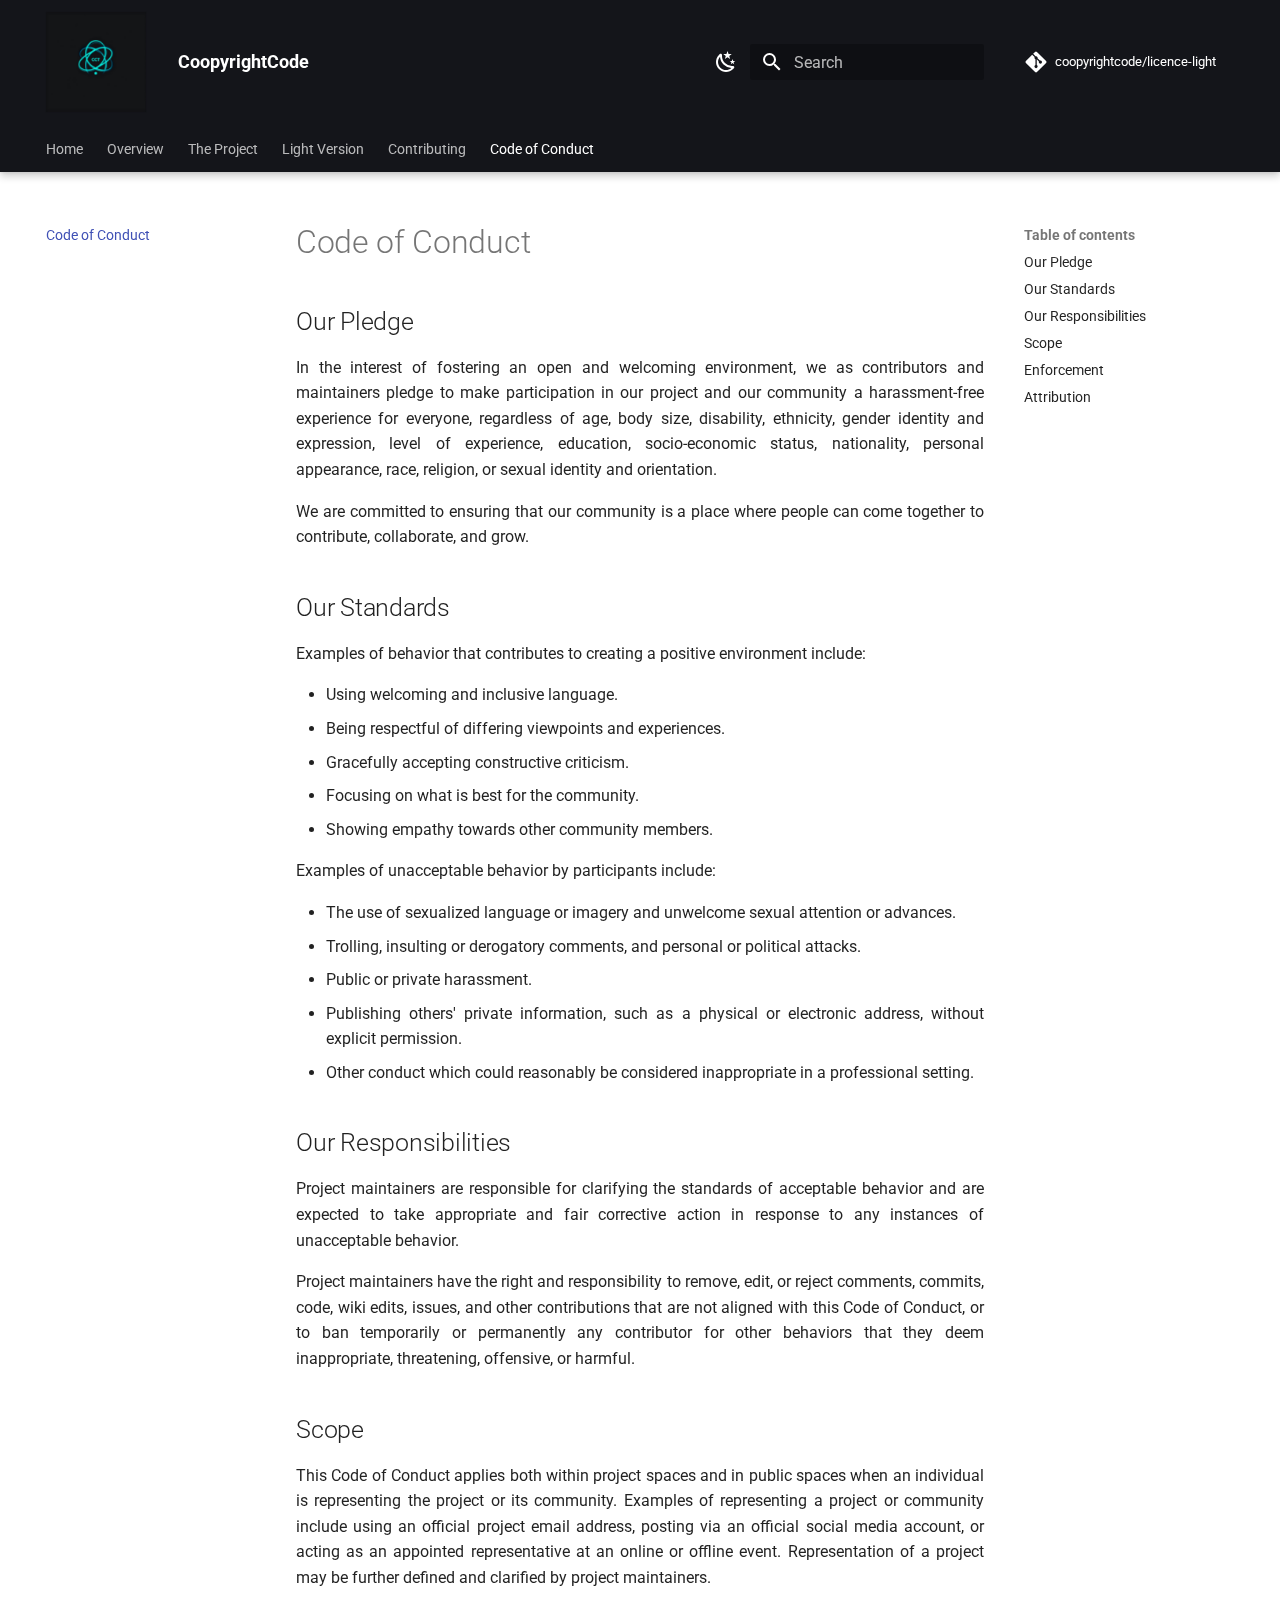
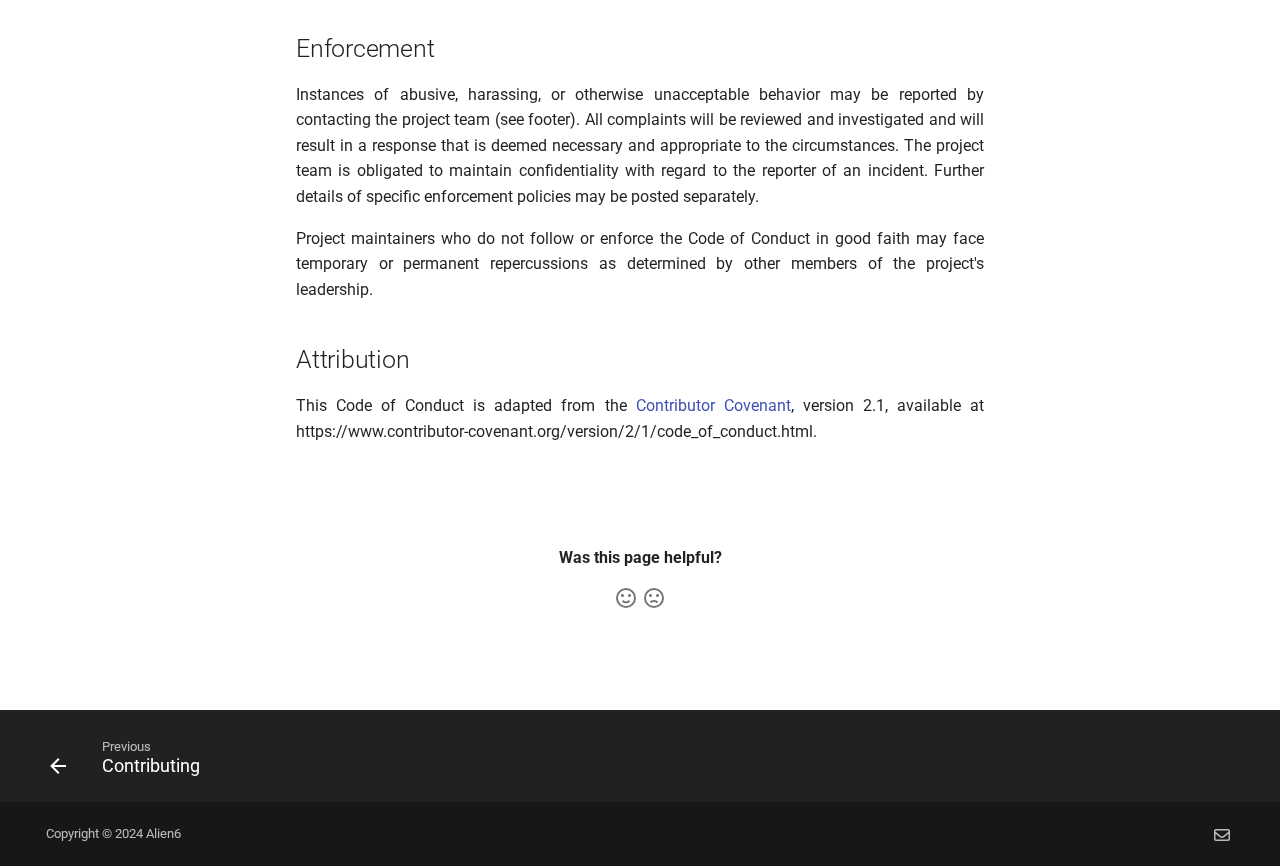
<file: code_of_conduct/index.html>
<!doctype html>
<html lang="en" class="no-js">
  <head>
    
      <meta charset="utf-8">
      <meta name="viewport" content="width=device-width,initial-scale=1">
      
        <meta name="description" content="CoopyrightCode Licence Light">
      
      
        <meta name="author" content="Ludovic FERNANDEZ, Alien6">
      
      
        <link rel="canonical" href="https://licence.coopyrightcode.com/code_of_conduct/">
      
      
        <link rel="prev" href="../contributing/">
      
      
      
      <link rel="icon" href="../assets/images/logo.png">
      <meta name="generator" content="mkdocs-1.6.1, mkdocs-material-9.5.38">
    
    
      
        <title>Code of Conduct - CoopyrightCode</title>
      
    
    
      <link rel="stylesheet" href="../assets/stylesheets/main.8c3ca2c6.min.css">
      
        
        <link rel="stylesheet" href="../assets/stylesheets/palette.06af60db.min.css">
      
      
  
  
    
    
  
    
    
  
    
    
  
    
    
  
    
    
  
    
    
  
    
    
  
    
    
  
    
    
  
    
    
  
    
    
  
    
    
  
  
  <style>:root{--md-admonition-icon--note:url('data:image/svg+xml;charset=utf-8,<svg xmlns="http://www.w3.org/2000/svg" viewBox="0 0 16 16"><path d="M1 7.775V2.75C1 1.784 1.784 1 2.75 1h5.025c.464 0 .91.184 1.238.513l6.25 6.25a1.75 1.75 0 0 1 0 2.474l-5.026 5.026a1.75 1.75 0 0 1-2.474 0l-6.25-6.25A1.75 1.75 0 0 1 1 7.775m1.5 0c0 .066.026.13.073.177l6.25 6.25a.25.25 0 0 0 .354 0l5.025-5.025a.25.25 0 0 0 0-.354l-6.25-6.25a.25.25 0 0 0-.177-.073H2.75a.25.25 0 0 0-.25.25ZM6 5a1 1 0 1 1 0 2 1 1 0 0 1 0-2"/></svg>');--md-admonition-icon--abstract:url('data:image/svg+xml;charset=utf-8,<svg xmlns="http://www.w3.org/2000/svg" viewBox="0 0 16 16"><path d="M2.5 1.75v11.5c0 .138.112.25.25.25h3.17a.75.75 0 0 1 0 1.5H2.75A1.75 1.75 0 0 1 1 13.25V1.75C1 .784 1.784 0 2.75 0h8.5C12.216 0 13 .784 13 1.75v7.736a.75.75 0 0 1-1.5 0V1.75a.25.25 0 0 0-.25-.25h-8.5a.25.25 0 0 0-.25.25m13.274 9.537zl-4.557 4.45a.75.75 0 0 1-1.055-.008l-1.943-1.95a.75.75 0 0 1 1.062-1.058l1.419 1.425 4.026-3.932a.75.75 0 1 1 1.048 1.074M4.75 4h4.5a.75.75 0 0 1 0 1.5h-4.5a.75.75 0 0 1 0-1.5M4 7.75A.75.75 0 0 1 4.75 7h2a.75.75 0 0 1 0 1.5h-2A.75.75 0 0 1 4 7.75"/></svg>');--md-admonition-icon--info:url('data:image/svg+xml;charset=utf-8,<svg xmlns="http://www.w3.org/2000/svg" viewBox="0 0 16 16"><path d="M0 8a8 8 0 1 1 16 0A8 8 0 0 1 0 8m8-6.5a6.5 6.5 0 1 0 0 13 6.5 6.5 0 0 0 0-13M6.5 7.75A.75.75 0 0 1 7.25 7h1a.75.75 0 0 1 .75.75v2.75h.25a.75.75 0 0 1 0 1.5h-2a.75.75 0 0 1 0-1.5h.25v-2h-.25a.75.75 0 0 1-.75-.75M8 6a1 1 0 1 1 0-2 1 1 0 0 1 0 2"/></svg>');--md-admonition-icon--tip:url('data:image/svg+xml;charset=utf-8,<svg xmlns="http://www.w3.org/2000/svg" viewBox="0 0 16 16"><path d="M3.499.75a.75.75 0 0 1 1.5 0v.996C5.9 2.903 6.793 3.65 7.662 4.376l.24.202c-.036-.694.055-1.422.426-2.163C9.1.873 10.794-.045 12.622.26 14.408.558 16 1.94 16 4.25c0 1.278-.954 2.575-2.44 2.734l.146.508.065.22c.203.701.412 1.455.476 2.226.142 1.707-.4 3.03-1.487 3.898C11.714 14.671 10.27 15 8.75 15h-6a.75.75 0 0 1 0-1.5h1.376a4.5 4.5 0 0 1-.563-1.191 3.84 3.84 0 0 1-.05-2.063 4.65 4.65 0 0 1-2.025-.293.75.75 0 0 1 .525-1.406c1.357.507 2.376-.006 2.698-.318l.009-.01a.747.747 0 0 1 1.06 0 .75.75 0 0 1-.012 1.074c-.912.92-.992 1.835-.768 2.586.221.74.745 1.337 1.196 1.621H8.75c1.343 0 2.398-.296 3.074-.836.635-.507 1.036-1.31.928-2.602-.05-.603-.216-1.224-.422-1.93l-.064-.221c-.12-.407-.246-.84-.353-1.29a2.4 2.4 0 0 1-.507-.441 3.1 3.1 0 0 1-.633-1.248.75.75 0 0 1 1.455-.364c.046.185.144.436.31.627.146.168.353.305.712.305.738 0 1.25-.615 1.25-1.25 0-1.47-.95-2.315-2.123-2.51-1.172-.196-2.227.387-2.706 1.345-.46.92-.27 1.774.019 3.062l.042.19.01.05c.348.443.666.949.94 1.553a.75.75 0 1 1-1.365.62c-.553-1.217-1.32-1.94-2.3-2.768L6.7 5.527c-.814-.68-1.75-1.462-2.692-2.619a3.7 3.7 0 0 0-1.023.88c-.406.495-.663 1.036-.722 1.508.116.122.306.21.591.239.388.038.797-.06 1.032-.19a.75.75 0 0 1 .728 1.31c-.515.287-1.23.439-1.906.373-.682-.067-1.473-.38-1.879-1.193L.75 5.677V5.5c0-.984.48-1.94 1.077-2.664.46-.559 1.05-1.055 1.673-1.353z"/></svg>');--md-admonition-icon--success:url('data:image/svg+xml;charset=utf-8,<svg xmlns="http://www.w3.org/2000/svg" viewBox="0 0 16 16"><path d="M13.78 4.22a.75.75 0 0 1 0 1.06l-7.25 7.25a.75.75 0 0 1-1.06 0L2.22 9.28a.75.75 0 0 1 .018-1.042.75.75 0 0 1 1.042-.018L6 10.94l6.72-6.72a.75.75 0 0 1 1.06 0"/></svg>');--md-admonition-icon--question:url('data:image/svg+xml;charset=utf-8,<svg xmlns="http://www.w3.org/2000/svg" viewBox="0 0 16 16"><path d="M0 8a8 8 0 1 1 16 0A8 8 0 0 1 0 8m8-6.5a6.5 6.5 0 1 0 0 13 6.5 6.5 0 0 0 0-13M6.92 6.085h.001a.749.749 0 1 1-1.342-.67c.169-.339.436-.701.849-.977C6.845 4.16 7.369 4 8 4a2.76 2.76 0 0 1 1.637.525c.503.377.863.965.863 1.725 0 .448-.115.83-.329 1.15-.205.307-.47.513-.692.662-.109.072-.22.138-.313.195l-.006.004a6 6 0 0 0-.26.16 1 1 0 0 0-.276.245.75.75 0 0 1-1.248-.832c.184-.264.42-.489.692-.661q.154-.1.313-.195l.007-.004c.1-.061.182-.11.258-.161a1 1 0 0 0 .277-.245C8.96 6.514 9 6.427 9 6.25a.61.61 0 0 0-.262-.525A1.27 1.27 0 0 0 8 5.5c-.369 0-.595.09-.74.187a1 1 0 0 0-.34.398M9 11a1 1 0 1 1-2 0 1 1 0 0 1 2 0"/></svg>');--md-admonition-icon--warning:url('data:image/svg+xml;charset=utf-8,<svg xmlns="http://www.w3.org/2000/svg" viewBox="0 0 16 16"><path d="M6.457 1.047c.659-1.234 2.427-1.234 3.086 0l6.082 11.378A1.75 1.75 0 0 1 14.082 15H1.918a1.75 1.75 0 0 1-1.543-2.575Zm1.763.707a.25.25 0 0 0-.44 0L1.698 13.132a.25.25 0 0 0 .22.368h12.164a.25.25 0 0 0 .22-.368Zm.53 3.996v2.5a.75.75 0 0 1-1.5 0v-2.5a.75.75 0 0 1 1.5 0M9 11a1 1 0 1 1-2 0 1 1 0 0 1 2 0"/></svg>');--md-admonition-icon--failure:url('data:image/svg+xml;charset=utf-8,<svg xmlns="http://www.w3.org/2000/svg" viewBox="0 0 16 16"><path d="M2.344 2.343za8 8 0 0 1 11.314 11.314A8.002 8.002 0 0 1 .234 10.089a8 8 0 0 1 2.11-7.746m1.06 10.253a6.5 6.5 0 1 0 9.108-9.275 6.5 6.5 0 0 0-9.108 9.275M6.03 4.97 8 6.94l1.97-1.97a.749.749 0 0 1 1.275.326.75.75 0 0 1-.215.734L9.06 8l1.97 1.97a.749.749 0 0 1-.326 1.275.75.75 0 0 1-.734-.215L8 9.06l-1.97 1.97a.749.749 0 0 1-1.275-.326.75.75 0 0 1 .215-.734L6.94 8 4.97 6.03a.75.75 0 0 1 .018-1.042.75.75 0 0 1 1.042-.018"/></svg>');--md-admonition-icon--danger:url('data:image/svg+xml;charset=utf-8,<svg xmlns="http://www.w3.org/2000/svg" viewBox="0 0 16 16"><path d="M9.504.43a1.516 1.516 0 0 1 2.437 1.713L10.415 5.5h2.123c1.57 0 2.346 1.909 1.22 3.004l-7.34 7.142a1.25 1.25 0 0 1-.871.354h-.302a1.25 1.25 0 0 1-1.157-1.723L5.633 10.5H3.462c-1.57 0-2.346-1.909-1.22-3.004zm1.047 1.074L3.286 8.571A.25.25 0 0 0 3.462 9H6.75a.75.75 0 0 1 .694 1.034l-1.713 4.188 6.982-6.793A.25.25 0 0 0 12.538 7H9.25a.75.75 0 0 1-.683-1.06l2.008-4.418.003-.006-.004-.009-.006-.006-.008-.001q-.005 0-.009.004"/></svg>');--md-admonition-icon--bug:url('data:image/svg+xml;charset=utf-8,<svg xmlns="http://www.w3.org/2000/svg" viewBox="0 0 16 16"><path d="M4.72.22a.75.75 0 0 1 1.06 0l1 .999a3.5 3.5 0 0 1 2.441 0l.999-1a.748.748 0 0 1 1.265.332.75.75 0 0 1-.205.729l-.775.776c.616.63.995 1.493.995 2.444v.327q0 .15-.025.292c.408.14.764.392 1.029.722l1.968-.787a.75.75 0 0 1 .556 1.392L13 7.258V9h2.25a.75.75 0 0 1 0 1.5H13v.5q-.002.615-.141 1.186l2.17.868a.75.75 0 0 1-.557 1.392l-2.184-.873A5 5 0 0 1 8 16a5 5 0 0 1-4.288-2.427l-2.183.873a.75.75 0 0 1-.558-1.392l2.17-.868A5 5 0 0 1 3 11v-.5H.75a.75.75 0 0 1 0-1.5H3V7.258L.971 6.446a.75.75 0 0 1 .558-1.392l1.967.787c.265-.33.62-.583 1.03-.722a1.7 1.7 0 0 1-.026-.292V4.5c0-.951.38-1.814.995-2.444L4.72 1.28a.75.75 0 0 1 0-1.06m.53 6.28a.75.75 0 0 0-.75.75V11a3.5 3.5 0 1 0 7 0V7.25a.75.75 0 0 0-.75-.75ZM6.173 5h3.654A.17.17 0 0 0 10 4.827V4.5a2 2 0 1 0-4 0v.327c0 .096.077.173.173.173"/></svg>');--md-admonition-icon--example:url('data:image/svg+xml;charset=utf-8,<svg xmlns="http://www.w3.org/2000/svg" viewBox="0 0 16 16"><path d="M5 5.782V2.5h-.25a.75.75 0 0 1 0-1.5h6.5a.75.75 0 0 1 0 1.5H11v3.282l3.666 5.76C15.619 13.04 14.543 15 12.767 15H3.233c-1.776 0-2.852-1.96-1.899-3.458Zm-2.4 6.565a.75.75 0 0 0 .633 1.153h9.534a.75.75 0 0 0 .633-1.153L12.225 10.5h-8.45ZM9.5 2.5h-3V6c0 .143-.04.283-.117.403L4.73 9h6.54L9.617 6.403A.75.75 0 0 1 9.5 6Z"/></svg>');--md-admonition-icon--quote:url('data:image/svg+xml;charset=utf-8,<svg xmlns="http://www.w3.org/2000/svg" viewBox="0 0 16 16"><path d="M1.75 2.5h10.5a.75.75 0 0 1 0 1.5H1.75a.75.75 0 0 1 0-1.5m4 5h8.5a.75.75 0 0 1 0 1.5h-8.5a.75.75 0 0 1 0-1.5m0 5h8.5a.75.75 0 0 1 0 1.5h-8.5a.75.75 0 0 1 0-1.5M2.5 7.75v6a.75.75 0 0 1-1.5 0v-6a.75.75 0 0 1 1.5 0"/></svg>');}</style>



    
    
      
    
    
      
        
        
        <link rel="preconnect" href="https://fonts.gstatic.com" crossorigin>
        <link rel="stylesheet" href="https://fonts.googleapis.com/css?family=Roboto:300,300i,400,400i,700,700i%7CRoboto+Mono:400,400i,700,700i&display=fallback">
        <style>:root{--md-text-font:"Roboto";--md-code-font:"Roboto Mono"}</style>
      
    
    
    <script>__md_scope=new URL("..",location),__md_hash=e=>[...e].reduce(((e,_)=>(e<<5)-e+_.charCodeAt(0)),0),__md_get=(e,_=localStorage,t=__md_scope)=>JSON.parse(_.getItem(t.pathname+"."+e)),__md_set=(e,_,t=localStorage,a=__md_scope)=>{try{t.setItem(a.pathname+"."+e,JSON.stringify(_))}catch(e){}}</script>
    
      
  


    
    
    
  <link
    rel="stylesheet"
    href="../assets/stylesheets/custom.f7ec4df2.min.css"
  />
  
  </head>
  
  
    
    
      
    
    
    
    
    <body dir="ltr" data-md-color-scheme="default" data-md-color-primary="black" data-md-color-accent="blue">
  
    
    <input class="md-toggle" data-md-toggle="drawer" type="checkbox" id="__drawer" autocomplete="off">
    <input class="md-toggle" data-md-toggle="search" type="checkbox" id="__search" autocomplete="off">
    <label class="md-overlay" for="__drawer"></label>
    <div data-md-component="skip">
      
        
        <a href="#code-of-conduct" class="md-skip">
          Skip to content
        </a>
      
    </div>
    <div data-md-component="announce">
      
    </div>
    
    
      

  

<header class="md-header md-header--shadow md-header--lifted" data-md-component="header">
  <nav class="md-header__inner md-grid" aria-label="Header">
    <a href=".." title="CoopyrightCode" class="md-header__button md-logo" aria-label="CoopyrightCode" data-md-component="logo">
      
  <img src="../assets/images/logo.png" alt="logo">

    </a>
    <label class="md-header__button md-icon" for="__drawer">
      
      <svg xmlns="http://www.w3.org/2000/svg" viewBox="0 0 24 24"><path d="M3 6h18v2H3zm0 5h18v2H3zm0 5h18v2H3z"/></svg>
    </label>
    <div class="md-header__title" data-md-component="header-title">
      <div class="md-header__ellipsis">
        <div class="md-header__topic">
          <span class="md-ellipsis">
            CoopyrightCode
          </span>
        </div>
        <div class="md-header__topic" data-md-component="header-topic">
          <span class="md-ellipsis">
            
              Code of Conduct
            
          </span>
        </div>
      </div>
    </div>
    
      
        <form class="md-header__option" data-md-component="palette">
  
    
    
    
    <input class="md-option" data-md-color-media="" data-md-color-scheme="default" data-md-color-primary="black" data-md-color-accent="blue"  aria-label="Switch to dark mode"  type="radio" name="__palette" id="__palette_0">
    
      <label class="md-header__button md-icon" title="Switch to dark mode" for="__palette_1" hidden>
        <svg xmlns="http://www.w3.org/2000/svg" viewBox="0 0 24 24"><path d="m17.75 4.09-2.53 1.94.91 3.06-2.63-1.81-2.63 1.81.91-3.06-2.53-1.94L12.44 4l1.06-3 1.06 3zm3.5 6.91-1.64 1.25.59 1.98-1.7-1.17-1.7 1.17.59-1.98L15.75 11l2.06-.05L18.5 9l.69 1.95zm-2.28 4.95c.83-.08 1.72 1.1 1.19 1.85-.32.45-.66.87-1.08 1.27C15.17 23 8.84 23 4.94 19.07c-3.91-3.9-3.91-10.24 0-14.14.4-.4.82-.76 1.27-1.08.75-.53 1.93.36 1.85 1.19-.27 2.86.69 5.83 2.89 8.02a9.96 9.96 0 0 0 8.02 2.89m-1.64 2.02a12.08 12.08 0 0 1-7.8-3.47c-2.17-2.19-3.33-5-3.49-7.82-2.81 3.14-2.7 7.96.31 10.98 3.02 3.01 7.84 3.12 10.98.31"/></svg>
      </label>
    
  
    
    
    
    <input class="md-option" data-md-color-media="" data-md-color-scheme="slate" data-md-color-primary="black" data-md-color-accent="blue-grey"  aria-label="Switch to light mode"  type="radio" name="__palette" id="__palette_1">
    
      <label class="md-header__button md-icon" title="Switch to light mode" for="__palette_0" hidden>
        <svg xmlns="http://www.w3.org/2000/svg" viewBox="0 0 24 24"><path d="M12 7a5 5 0 0 1 5 5 5 5 0 0 1-5 5 5 5 0 0 1-5-5 5 5 0 0 1 5-5m0 2a3 3 0 0 0-3 3 3 3 0 0 0 3 3 3 3 0 0 0 3-3 3 3 0 0 0-3-3m0-7 2.39 3.42C13.65 5.15 12.84 5 12 5s-1.65.15-2.39.42zM3.34 7l4.16-.35A7.2 7.2 0 0 0 5.94 8.5c-.44.74-.69 1.5-.83 2.29zm.02 10 1.76-3.77a7.131 7.131 0 0 0 2.38 4.14zM20.65 7l-1.77 3.79a7.02 7.02 0 0 0-2.38-4.15zm-.01 10-4.14.36c.59-.51 1.12-1.14 1.54-1.86.42-.73.69-1.5.83-2.29zM12 22l-2.41-3.44c.74.27 1.55.44 2.41.44.82 0 1.63-.17 2.37-.44z"/></svg>
      </label>
    
  
</form>
      
    
    
      <script>var palette=__md_get("__palette");if(palette&&palette.color){if("(prefers-color-scheme)"===palette.color.media){var media=matchMedia("(prefers-color-scheme: light)"),input=document.querySelector(media.matches?"[data-md-color-media='(prefers-color-scheme: light)']":"[data-md-color-media='(prefers-color-scheme: dark)']");palette.color.media=input.getAttribute("data-md-color-media"),palette.color.scheme=input.getAttribute("data-md-color-scheme"),palette.color.primary=input.getAttribute("data-md-color-primary"),palette.color.accent=input.getAttribute("data-md-color-accent")}for(var[key,value]of Object.entries(palette.color))document.body.setAttribute("data-md-color-"+key,value)}</script>
    
    
    
      <label class="md-header__button md-icon" for="__search">
        
        <svg xmlns="http://www.w3.org/2000/svg" viewBox="0 0 24 24"><path d="M9.5 3A6.5 6.5 0 0 1 16 9.5c0 1.61-.59 3.09-1.56 4.23l.27.27h.79l5 5-1.5 1.5-5-5v-.79l-.27-.27A6.52 6.52 0 0 1 9.5 16 6.5 6.5 0 0 1 3 9.5 6.5 6.5 0 0 1 9.5 3m0 2C7 5 5 7 5 9.5S7 14 9.5 14 14 12 14 9.5 12 5 9.5 5"/></svg>
      </label>
      <div class="md-search" data-md-component="search" role="dialog">
  <label class="md-search__overlay" for="__search"></label>
  <div class="md-search__inner" role="search">
    <form class="md-search__form" name="search">
      <input type="text" class="md-search__input" name="query" aria-label="Search" placeholder="Search" autocapitalize="off" autocorrect="off" autocomplete="off" spellcheck="false" data-md-component="search-query" required>
      <label class="md-search__icon md-icon" for="__search">
        
        <svg xmlns="http://www.w3.org/2000/svg" viewBox="0 0 24 24"><path d="M9.5 3A6.5 6.5 0 0 1 16 9.5c0 1.61-.59 3.09-1.56 4.23l.27.27h.79l5 5-1.5 1.5-5-5v-.79l-.27-.27A6.52 6.52 0 0 1 9.5 16 6.5 6.5 0 0 1 3 9.5 6.5 6.5 0 0 1 9.5 3m0 2C7 5 5 7 5 9.5S7 14 9.5 14 14 12 14 9.5 12 5 9.5 5"/></svg>
        
        <svg xmlns="http://www.w3.org/2000/svg" viewBox="0 0 24 24"><path d="M20 11v2H8l5.5 5.5-1.42 1.42L4.16 12l7.92-7.92L13.5 5.5 8 11z"/></svg>
      </label>
      <nav class="md-search__options" aria-label="Search">
        
          <a href="javascript:void(0)" class="md-search__icon md-icon" title="Share" aria-label="Share" data-clipboard data-clipboard-text="" data-md-component="search-share" tabindex="-1">
            
            <svg xmlns="http://www.w3.org/2000/svg" viewBox="0 0 24 24"><path d="M18 16.08c-.76 0-1.44.3-1.96.77L8.91 12.7c.05-.23.09-.46.09-.7s-.04-.47-.09-.7l7.05-4.11c.54.5 1.25.81 2.04.81a3 3 0 0 0 3-3 3 3 0 0 0-3-3 3 3 0 0 0-3 3c0 .24.04.47.09.7L8.04 9.81C7.5 9.31 6.79 9 6 9a3 3 0 0 0-3 3 3 3 0 0 0 3 3c.79 0 1.5-.31 2.04-.81l7.12 4.15c-.05.21-.08.43-.08.66 0 1.61 1.31 2.91 2.92 2.91s2.92-1.3 2.92-2.91A2.92 2.92 0 0 0 18 16.08"/></svg>
          </a>
        
        <button type="reset" class="md-search__icon md-icon" title="Clear" aria-label="Clear" tabindex="-1">
          
          <svg xmlns="http://www.w3.org/2000/svg" viewBox="0 0 24 24"><path d="M19 6.41 17.59 5 12 10.59 6.41 5 5 6.41 10.59 12 5 17.59 6.41 19 12 13.41 17.59 19 19 17.59 13.41 12z"/></svg>
        </button>
      </nav>
      
        <div class="md-search__suggest" data-md-component="search-suggest"></div>
      
    </form>
    <div class="md-search__output">
      <div class="md-search__scrollwrap" tabindex="0" data-md-scrollfix>
        <div class="md-search-result" data-md-component="search-result">
          <div class="md-search-result__meta">
            Initializing search
          </div>
          <ol class="md-search-result__list" role="presentation"></ol>
        </div>
      </div>
    </div>
  </div>
</div>
    
    
      <div class="md-header__source">
        <a href="https://github.com/coopyrightcode/licence-light" title="Go to repository" class="md-source" data-md-component="source">
  <div class="md-source__icon md-icon">
    
    <svg xmlns="http://www.w3.org/2000/svg" viewBox="0 0 448 512"><!--! Font Awesome Free 6.6.0 by @fontawesome - https://fontawesome.com License - https://fontawesome.com/license/free (Icons: CC BY 4.0, Fonts: SIL OFL 1.1, Code: MIT License) Copyright 2024 Fonticons, Inc.--><path d="M439.55 236.05 244 40.45a28.87 28.87 0 0 0-40.81 0l-40.66 40.63 51.52 51.52c27.06-9.14 52.68 16.77 43.39 43.68l49.66 49.66c34.23-11.8 61.18 31 35.47 56.69-26.49 26.49-70.21-2.87-56-37.34L240.22 199v121.85c25.3 12.54 22.26 41.85 9.08 55a34.34 34.34 0 0 1-48.55 0c-17.57-17.6-11.07-46.91 11.25-56v-123c-20.8-8.51-24.6-30.74-18.64-45L142.57 101 8.45 235.14a28.86 28.86 0 0 0 0 40.81l195.61 195.6a28.86 28.86 0 0 0 40.8 0l194.69-194.69a28.86 28.86 0 0 0 0-40.81"/></svg>
  </div>
  <div class="md-source__repository">
    coopyrightcode/licence-light
  </div>
</a>
      </div>
    
  </nav>
  
    
      
<nav class="md-tabs" aria-label="Tabs" data-md-component="tabs">
  <div class="md-grid">
    <ul class="md-tabs__list">
      
        
  
  
  
    <li class="md-tabs__item">
      <a href=".." class="md-tabs__link">
        
  
    
  
  Home

      </a>
    </li>
  

      
        
  
  
  
    <li class="md-tabs__item">
      <a href="../overview/" class="md-tabs__link">
        
  
    
  
  Overview

      </a>
    </li>
  

      
        
  
  
  
    
    
      <li class="md-tabs__item">
        <a href="../project/mission/" class="md-tabs__link">
          
  
    
  
  The Project

        </a>
      </li>
    
  

      
        
  
  
  
    
    
      <li class="md-tabs__item">
        <a href="../light/licence/" class="md-tabs__link">
          
  
    
  
  Light Version

        </a>
      </li>
    
  

      
        
  
  
  
    <li class="md-tabs__item">
      <a href="../contributing/" class="md-tabs__link">
        
  
    
  
  Contributing

      </a>
    </li>
  

      
        
  
  
    
  
  
    <li class="md-tabs__item md-tabs__item--active">
      <a href="./" class="md-tabs__link">
        
  
    
  
  Code of Conduct

      </a>
    </li>
  

      
    </ul>
  </div>
</nav>
    
  
</header>
    
    <div class="md-container" data-md-component="container">
      
      
        
      
      <main class="md-main" data-md-component="main">
        <div class="md-main__inner md-grid">
          
            
              
              <div class="md-sidebar md-sidebar--primary" data-md-component="sidebar" data-md-type="navigation" >
                <div class="md-sidebar__scrollwrap">
                  <div class="md-sidebar__inner">
                    


  


<nav class="md-nav md-nav--primary md-nav--lifted" aria-label="Navigation" data-md-level="0">
  <label class="md-nav__title" for="__drawer">
    <a href=".." title="CoopyrightCode" class="md-nav__button md-logo" aria-label="CoopyrightCode" data-md-component="logo">
      
  <img src="../assets/images/logo.png" alt="logo">

    </a>
    CoopyrightCode
  </label>
  
    <div class="md-nav__source">
      <a href="https://github.com/coopyrightcode/licence-light" title="Go to repository" class="md-source" data-md-component="source">
  <div class="md-source__icon md-icon">
    
    <svg xmlns="http://www.w3.org/2000/svg" viewBox="0 0 448 512"><!--! Font Awesome Free 6.6.0 by @fontawesome - https://fontawesome.com License - https://fontawesome.com/license/free (Icons: CC BY 4.0, Fonts: SIL OFL 1.1, Code: MIT License) Copyright 2024 Fonticons, Inc.--><path d="M439.55 236.05 244 40.45a28.87 28.87 0 0 0-40.81 0l-40.66 40.63 51.52 51.52c27.06-9.14 52.68 16.77 43.39 43.68l49.66 49.66c34.23-11.8 61.18 31 35.47 56.69-26.49 26.49-70.21-2.87-56-37.34L240.22 199v121.85c25.3 12.54 22.26 41.85 9.08 55a34.34 34.34 0 0 1-48.55 0c-17.57-17.6-11.07-46.91 11.25-56v-123c-20.8-8.51-24.6-30.74-18.64-45L142.57 101 8.45 235.14a28.86 28.86 0 0 0 0 40.81l195.61 195.6a28.86 28.86 0 0 0 40.8 0l194.69-194.69a28.86 28.86 0 0 0 0-40.81"/></svg>
  </div>
  <div class="md-source__repository">
    coopyrightcode/licence-light
  </div>
</a>
    </div>
  
  <ul class="md-nav__list" data-md-scrollfix>
    
      
      
  
  
  
  
    <li class="md-nav__item">
      <a href=".." class="md-nav__link">
        
  
  <span class="md-ellipsis">
    Home
  </span>
  

      </a>
    </li>
  

    
      
      
  
  
  
  
    <li class="md-nav__item">
      <a href="../overview/" class="md-nav__link">
        
  
  <span class="md-ellipsis">
    Overview
  </span>
  

      </a>
    </li>
  

    
      
      
  
  
  
  
    
    
      
        
      
        
      
    
    
      
      
    
    
    <li class="md-nav__item md-nav__item--nested">
      
        
        
          
        
        <input class="md-nav__toggle md-toggle md-toggle--indeterminate" type="checkbox" id="__nav_3" >
        
          
          <label class="md-nav__link" for="__nav_3" id="__nav_3_label" tabindex="0">
            
  
  <span class="md-ellipsis">
    The Project
  </span>
  

            <span class="md-nav__icon md-icon"></span>
          </label>
        
        <nav class="md-nav" data-md-level="1" aria-labelledby="__nav_3_label" aria-expanded="false">
          <label class="md-nav__title" for="__nav_3">
            <span class="md-nav__icon md-icon"></span>
            The Project
          </label>
          <ul class="md-nav__list" data-md-scrollfix>
            
              
                
  
  
  
  
    <li class="md-nav__item">
      <a href="../project/mission/" class="md-nav__link">
        
  
  <span class="md-ellipsis">
    Vision & Mission
  </span>
  

      </a>
    </li>
  

              
            
              
                
  
  
  
  
    <li class="md-nav__item">
      <a href="../project/roadmap/" class="md-nav__link">
        
  
  <span class="md-ellipsis">
    Roadmap
  </span>
  

      </a>
    </li>
  

              
            
          </ul>
        </nav>
      
    </li>
  

    
      
      
  
  
  
  
    
    
      
        
      
        
      
        
      
    
    
      
      
    
    
    <li class="md-nav__item md-nav__item--nested">
      
        
        
          
        
        <input class="md-nav__toggle md-toggle md-toggle--indeterminate" type="checkbox" id="__nav_4" >
        
          
          <label class="md-nav__link" for="__nav_4" id="__nav_4_label" tabindex="0">
            
  
  <span class="md-ellipsis">
    Light Version
  </span>
  

            <span class="md-nav__icon md-icon"></span>
          </label>
        
        <nav class="md-nav" data-md-level="1" aria-labelledby="__nav_4_label" aria-expanded="false">
          <label class="md-nav__title" for="__nav_4">
            <span class="md-nav__icon md-icon"></span>
            Light Version
          </label>
          <ul class="md-nav__list" data-md-scrollfix>
            
              
                
  
  
  
  
    <li class="md-nav__item">
      <a href="../light/licence/" class="md-nav__link">
        
  
  <span class="md-ellipsis">
    Licence
  </span>
  

      </a>
    </li>
  

              
            
              
                
  
  
  
  
    <li class="md-nav__item">
      <a href="../light/usage/" class="md-nav__link">
        
  
  <span class="md-ellipsis">
    Usage
  </span>
  

      </a>
    </li>
  

              
            
              
                
  
  
  
  
    <li class="md-nav__item">
      <a href="../light/faq/" class="md-nav__link">
        
  
  <span class="md-ellipsis">
    FAQ
  </span>
  

      </a>
    </li>
  

              
            
          </ul>
        </nav>
      
    </li>
  

    
      
      
  
  
  
  
    <li class="md-nav__item">
      <a href="../contributing/" class="md-nav__link">
        
  
  <span class="md-ellipsis">
    Contributing
  </span>
  

      </a>
    </li>
  

    
      
      
  
  
    
  
  
  
    <li class="md-nav__item md-nav__item--active">
      
      <input class="md-nav__toggle md-toggle" type="checkbox" id="__toc">
      
      
        
      
      
        <label class="md-nav__link md-nav__link--active" for="__toc">
          
  
  <span class="md-ellipsis">
    Code of Conduct
  </span>
  

          <span class="md-nav__icon md-icon"></span>
        </label>
      
      <a href="./" class="md-nav__link md-nav__link--active">
        
  
  <span class="md-ellipsis">
    Code of Conduct
  </span>
  

      </a>
      
        

<nav class="md-nav md-nav--secondary" aria-label="Table of contents">
  
  
  
    
  
  
    <label class="md-nav__title" for="__toc">
      <span class="md-nav__icon md-icon"></span>
      Table of contents
    </label>
    <ul class="md-nav__list" data-md-component="toc" data-md-scrollfix>
      
        <li class="md-nav__item">
  <a href="#our-pledge" class="md-nav__link">
    <span class="md-ellipsis">
      Our Pledge
    </span>
  </a>
  
</li>
      
        <li class="md-nav__item">
  <a href="#our-standards" class="md-nav__link">
    <span class="md-ellipsis">
      Our Standards
    </span>
  </a>
  
</li>
      
        <li class="md-nav__item">
  <a href="#our-responsibilities" class="md-nav__link">
    <span class="md-ellipsis">
      Our Responsibilities
    </span>
  </a>
  
</li>
      
        <li class="md-nav__item">
  <a href="#scope" class="md-nav__link">
    <span class="md-ellipsis">
      Scope
    </span>
  </a>
  
</li>
      
        <li class="md-nav__item">
  <a href="#enforcement" class="md-nav__link">
    <span class="md-ellipsis">
      Enforcement
    </span>
  </a>
  
</li>
      
        <li class="md-nav__item">
  <a href="#attribution" class="md-nav__link">
    <span class="md-ellipsis">
      Attribution
    </span>
  </a>
  
</li>
      
    </ul>
  
</nav>
      
    </li>
  

    
  </ul>
</nav>
                  </div>
                </div>
              </div>
            
            
              
              <div class="md-sidebar md-sidebar--secondary" data-md-component="sidebar" data-md-type="toc" >
                <div class="md-sidebar__scrollwrap">
                  <div class="md-sidebar__inner">
                    

<nav class="md-nav md-nav--secondary" aria-label="Table of contents">
  
  
  
    
  
  
    <label class="md-nav__title" for="__toc">
      <span class="md-nav__icon md-icon"></span>
      Table of contents
    </label>
    <ul class="md-nav__list" data-md-component="toc" data-md-scrollfix>
      
        <li class="md-nav__item">
  <a href="#our-pledge" class="md-nav__link">
    <span class="md-ellipsis">
      Our Pledge
    </span>
  </a>
  
</li>
      
        <li class="md-nav__item">
  <a href="#our-standards" class="md-nav__link">
    <span class="md-ellipsis">
      Our Standards
    </span>
  </a>
  
</li>
      
        <li class="md-nav__item">
  <a href="#our-responsibilities" class="md-nav__link">
    <span class="md-ellipsis">
      Our Responsibilities
    </span>
  </a>
  
</li>
      
        <li class="md-nav__item">
  <a href="#scope" class="md-nav__link">
    <span class="md-ellipsis">
      Scope
    </span>
  </a>
  
</li>
      
        <li class="md-nav__item">
  <a href="#enforcement" class="md-nav__link">
    <span class="md-ellipsis">
      Enforcement
    </span>
  </a>
  
</li>
      
        <li class="md-nav__item">
  <a href="#attribution" class="md-nav__link">
    <span class="md-ellipsis">
      Attribution
    </span>
  </a>
  
</li>
      
    </ul>
  
</nav>
                  </div>
                </div>
              </div>
            
          
          
            <div class="md-content" data-md-component="content">
              <article class="md-content__inner md-typeset">
                
                  

  
  


<h1 id="code-of-conduct">Code of Conduct</h1>
<h2 id="our-pledge">Our Pledge</h2>
<p>In the interest of fostering an open and welcoming environment, we as contributors and maintainers pledge to make participation in our project and our community a harassment-free experience for everyone, regardless of age, body size, disability, ethnicity, gender identity and expression, level of experience, education, socio-economic status, nationality, personal appearance, race, religion, or sexual identity and orientation.</p>
<p>We are committed to ensuring that our community is a place where people can come together to contribute, collaborate, and grow.</p>
<h2 id="our-standards">Our Standards</h2>
<p>Examples of behavior that contributes to creating a positive environment include:</p>
<ul>
<li>Using welcoming and inclusive language.</li>
<li>Being respectful of differing viewpoints and experiences.</li>
<li>Gracefully accepting constructive criticism.</li>
<li>Focusing on what is best for the community.</li>
<li>Showing empathy towards other community members.</li>
</ul>
<p>Examples of unacceptable behavior by participants include:</p>
<ul>
<li>The use of sexualized language or imagery and unwelcome sexual attention or advances.</li>
<li>Trolling, insulting or derogatory comments, and personal or political attacks.</li>
<li>Public or private harassment.</li>
<li>Publishing others' private information, such as a physical or electronic address, without explicit permission.</li>
<li>Other conduct which could reasonably be considered inappropriate in a professional setting.</li>
</ul>
<h2 id="our-responsibilities">Our Responsibilities</h2>
<p>Project maintainers are responsible for clarifying the standards of acceptable behavior and are expected to take appropriate and fair corrective action in response to any instances of unacceptable behavior.</p>
<p>Project maintainers have the right and responsibility to remove, edit, or reject comments, commits, code, wiki edits, issues, and other contributions that are not aligned with this Code of Conduct, or to ban temporarily or permanently any contributor for other behaviors that they deem inappropriate, threatening, offensive, or harmful.</p>
<h2 id="scope">Scope</h2>
<p>This Code of Conduct applies both within project spaces and in public spaces when an individual is representing the project or its community. Examples of representing a project or community include using an official project email address, posting via an official social media account, or acting as an appointed representative at an online or offline event. Representation of a project may be further defined and clarified by project maintainers.</p>
<h2 id="enforcement">Enforcement</h2>
<p>Instances of abusive, harassing, or otherwise unacceptable behavior may be reported by contacting the project team (see footer). All complaints will be reviewed and investigated and will result in a response that is deemed necessary and appropriate to the circumstances. The project team is obligated to maintain confidentiality with regard to the reporter of an incident. Further details of specific enforcement policies may be posted separately.</p>
<p>Project maintainers who do not follow or enforce the Code of Conduct in good faith may face temporary or permanent repercussions as determined by other members of the project's leadership.</p>
<h2 id="attribution">Attribution</h2>
<p>This Code of Conduct is adapted from the <a href="https://www.contributor-covenant.org">Contributor Covenant</a>, version 2.1, available at https://www.contributor-covenant.org/version/2/1/code_of_conduct.html.</p>









  



  <form class="md-feedback" name="feedback" hidden>
    <fieldset>
      <legend class="md-feedback__title">
        Was this page helpful?
      </legend>
      <div class="md-feedback__inner">
        <div class="md-feedback__list">
          
            <button class="md-feedback__icon md-icon" type="submit" title="This page was helpful" data-md-value="1">
              <svg xmlns="http://www.w3.org/2000/svg" viewBox="0 0 24 24"><path d="M20 12a8 8 0 0 0-8-8 8 8 0 0 0-8 8 8 8 0 0 0 8 8 8 8 0 0 0 8-8m2 0a10 10 0 0 1-10 10A10 10 0 0 1 2 12 10 10 0 0 1 12 2a10 10 0 0 1 10 10M10 9.5c0 .8-.7 1.5-1.5 1.5S7 10.3 7 9.5 7.7 8 8.5 8s1.5.7 1.5 1.5m7 0c0 .8-.7 1.5-1.5 1.5S14 10.3 14 9.5 14.7 8 15.5 8s1.5.7 1.5 1.5m-5 7.73c-1.75 0-3.29-.73-4.19-1.81L9.23 14c.45.72 1.52 1.23 2.77 1.23s2.32-.51 2.77-1.23l1.42 1.42c-.9 1.08-2.44 1.81-4.19 1.81"/></svg>
            </button>
          
            <button class="md-feedback__icon md-icon" type="submit" title="This page could be improved" data-md-value="0">
              <svg xmlns="http://www.w3.org/2000/svg" viewBox="0 0 24 24"><path d="M20 12a8 8 0 0 0-8-8 8 8 0 0 0-8 8 8 8 0 0 0 8 8 8 8 0 0 0 8-8m2 0a10 10 0 0 1-10 10A10 10 0 0 1 2 12 10 10 0 0 1 12 2a10 10 0 0 1 10 10m-6.5-4c.8 0 1.5.7 1.5 1.5s-.7 1.5-1.5 1.5-1.5-.7-1.5-1.5.7-1.5 1.5-1.5M10 9.5c0 .8-.7 1.5-1.5 1.5S7 10.3 7 9.5 7.7 8 8.5 8s1.5.7 1.5 1.5m2 4.5c1.75 0 3.29.72 4.19 1.81l-1.42 1.42C14.32 16.5 13.25 16 12 16s-2.32.5-2.77 1.23l-1.42-1.42C8.71 14.72 10.25 14 12 14"/></svg>
            </button>
          
        </div>
        <div class="md-feedback__note">
          
            <div data-md-value="1" hidden>
              
              
                
              
              Thanks for your feedback!
            </div>
          
            <div data-md-value="0" hidden>
              
              
                
              
              Thanks for your feedback! Help us improve this page by using our <a href="..." target="_blank" rel="noopener">feedback form</a>.
            </div>
          
        </div>
      </div>
    </fieldset>
  </form>


                
              </article>
            </div>
          
          
<script>var target=document.getElementById(location.hash.slice(1));target&&target.name&&(target.checked=target.name.startsWith("__tabbed_"))</script>
        </div>
        
          <button type="button" class="md-top md-icon" data-md-component="top" hidden>
  
  <svg xmlns="http://www.w3.org/2000/svg" viewBox="0 0 24 24"><path d="M13 20h-2V8l-5.5 5.5-1.42-1.42L12 4.16l7.92 7.92-1.42 1.42L13 8z"/></svg>
  Back to top
</button>
        
      </main>
      
        <footer class="md-footer">
  
    
      
      <nav class="md-footer__inner md-grid" aria-label="Footer" >
        
          
          <a href="../contributing/" class="md-footer__link md-footer__link--prev" aria-label="Previous: Contributing">
            <div class="md-footer__button md-icon">
              
              <svg xmlns="http://www.w3.org/2000/svg" viewBox="0 0 24 24"><path d="M20 11v2H8l5.5 5.5-1.42 1.42L4.16 12l7.92-7.92L13.5 5.5 8 11z"/></svg>
            </div>
            <div class="md-footer__title">
              <span class="md-footer__direction">
                Previous
              </span>
              <div class="md-ellipsis">
                Contributing
              </div>
            </div>
          </a>
        
        
      </nav>
    
  
  <div class="md-footer-meta md-typeset">
    <div class="md-footer-meta__inner md-grid">
      <div class="md-copyright">
  
    <div class="md-copyright__highlight">
      Copyright &copy; 2024 Alien6
    </div>
  
  
</div>
      
        <div class="md-social">
  
    
    
    
    
    <a href="mailto:contact@alien6.com" target="_blank" rel="noopener" title="send us an email" class="md-social__link">
      <svg xmlns="http://www.w3.org/2000/svg" viewBox="0 0 512 512"><!--! Font Awesome Free 6.6.0 by @fontawesome - https://fontawesome.com License - https://fontawesome.com/license/free (Icons: CC BY 4.0, Fonts: SIL OFL 1.1, Code: MIT License) Copyright 2024 Fonticons, Inc.--><path d="M64 112c-8.8 0-16 7.2-16 16v22.1l172.5 141.6c20.7 17 50.4 17 71.1 0L464 150.1V128c0-8.8-7.2-16-16-16zM48 212.2V384c0 8.8 7.2 16 16 16h384c8.8 0 16-7.2 16-16V212.2L322 328.8c-38.4 31.5-93.7 31.5-132 0zM0 128c0-35.3 28.7-64 64-64h384c35.3 0 64 28.7 64 64v256c0 35.3-28.7 64-64 64H64c-35.3 0-64-28.7-64-64z"/></svg>
    </a>
  
</div>
      
    </div>
  </div>
</footer>
      
    </div>
    <div class="md-dialog" data-md-component="dialog">
      <div class="md-dialog__inner md-typeset"></div>
    </div>
    
    
    <script id="__config" type="application/json">{"base": "..", "features": ["announce.dismiss", "content.code.annotate", "content.code.copy", "content.tooltips", "header.autohide", "navigation.expand", "navigation.footer", "navigation.indexes", "navigation.tabs", "navigation.tabs.sticky", "navigation.top", "navigation.tracking", "search.highlight", "search.share", "search.suggest", "toc.follow"], "search": "../assets/javascripts/workers/search.6ce7567c.min.js", "translations": {"clipboard.copied": "Copied to clipboard", "clipboard.copy": "Copy to clipboard", "search.result.more.one": "1 more on this page", "search.result.more.other": "# more on this page", "search.result.none": "No matching documents", "search.result.one": "1 matching document", "search.result.other": "# matching documents", "search.result.placeholder": "Type to start searching", "search.result.term.missing": "Missing", "select.version": "Select version"}}</script>
    
    
      <script src="../assets/javascripts/bundle.d6f25eb3.min.js"></script>
      
        <script src="../assets/javascripts/feedback.js"></script>
      
    
  </body>
</html>
</file>
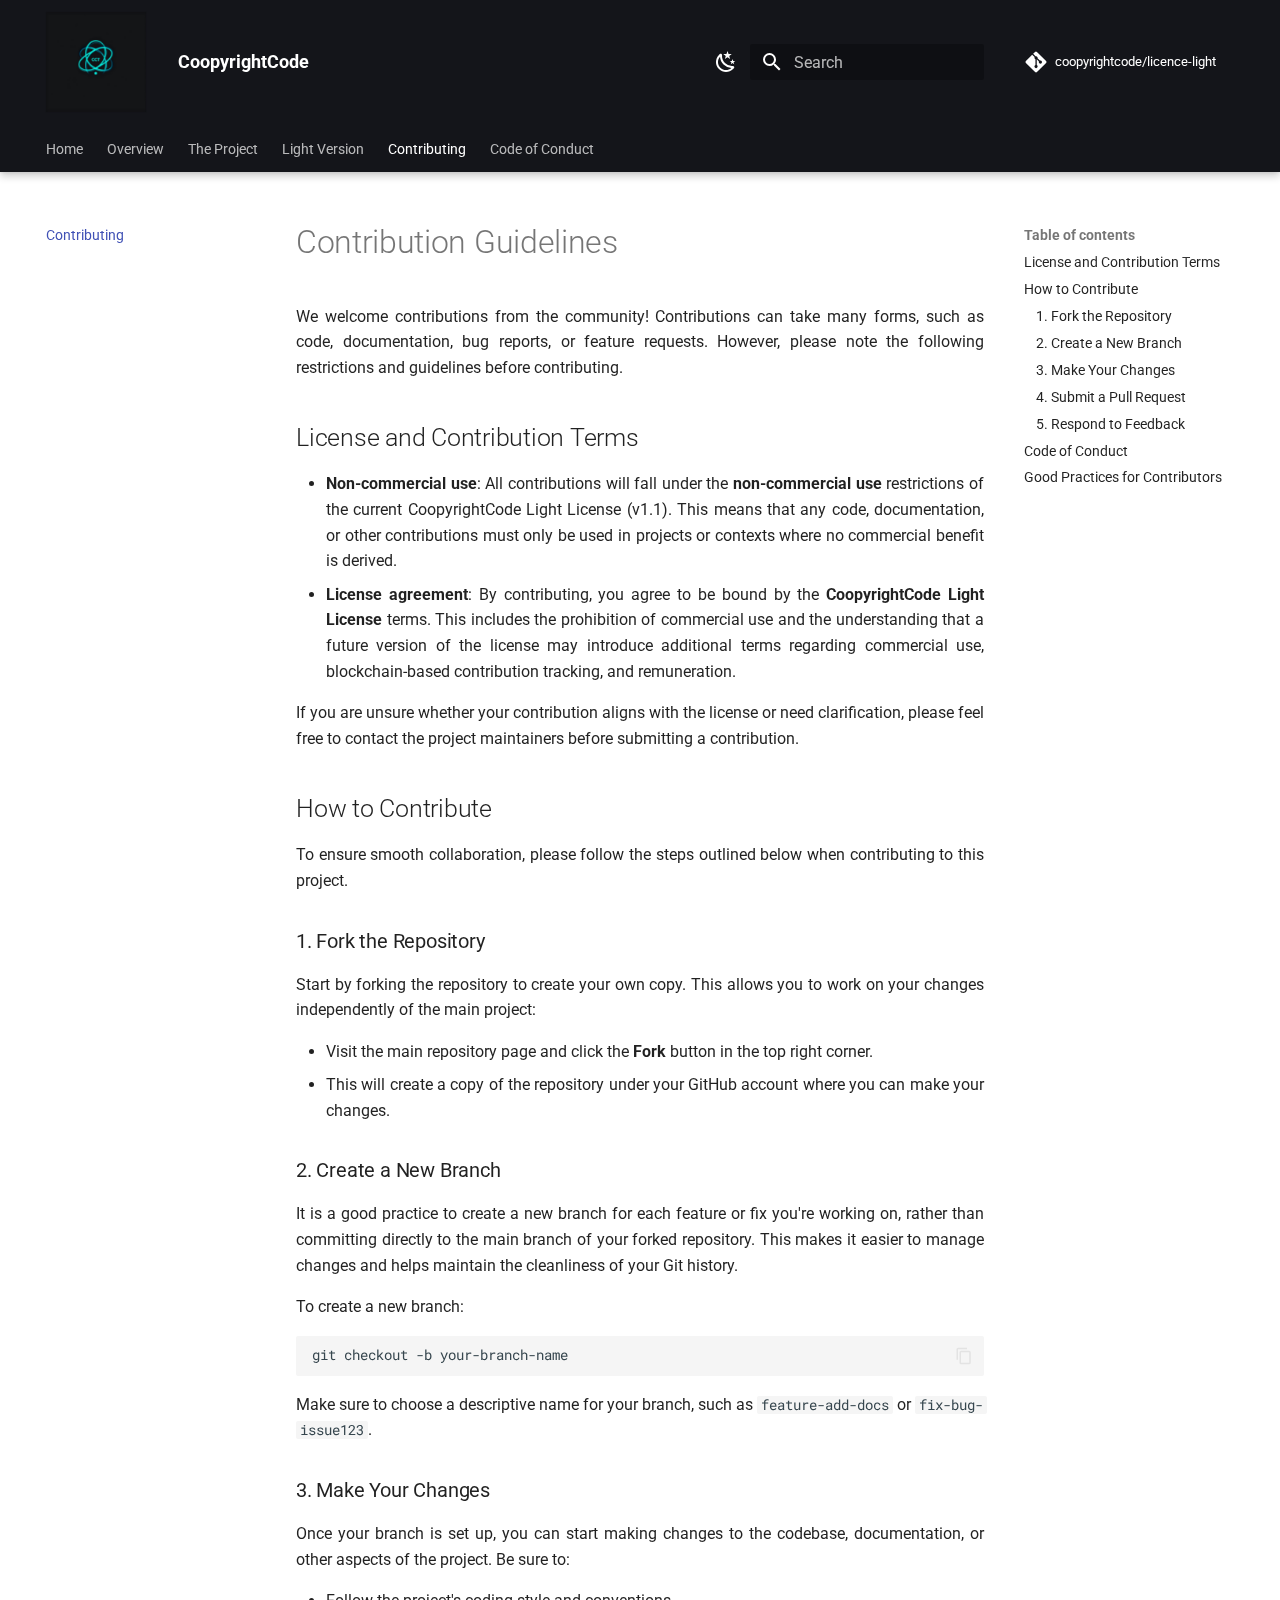
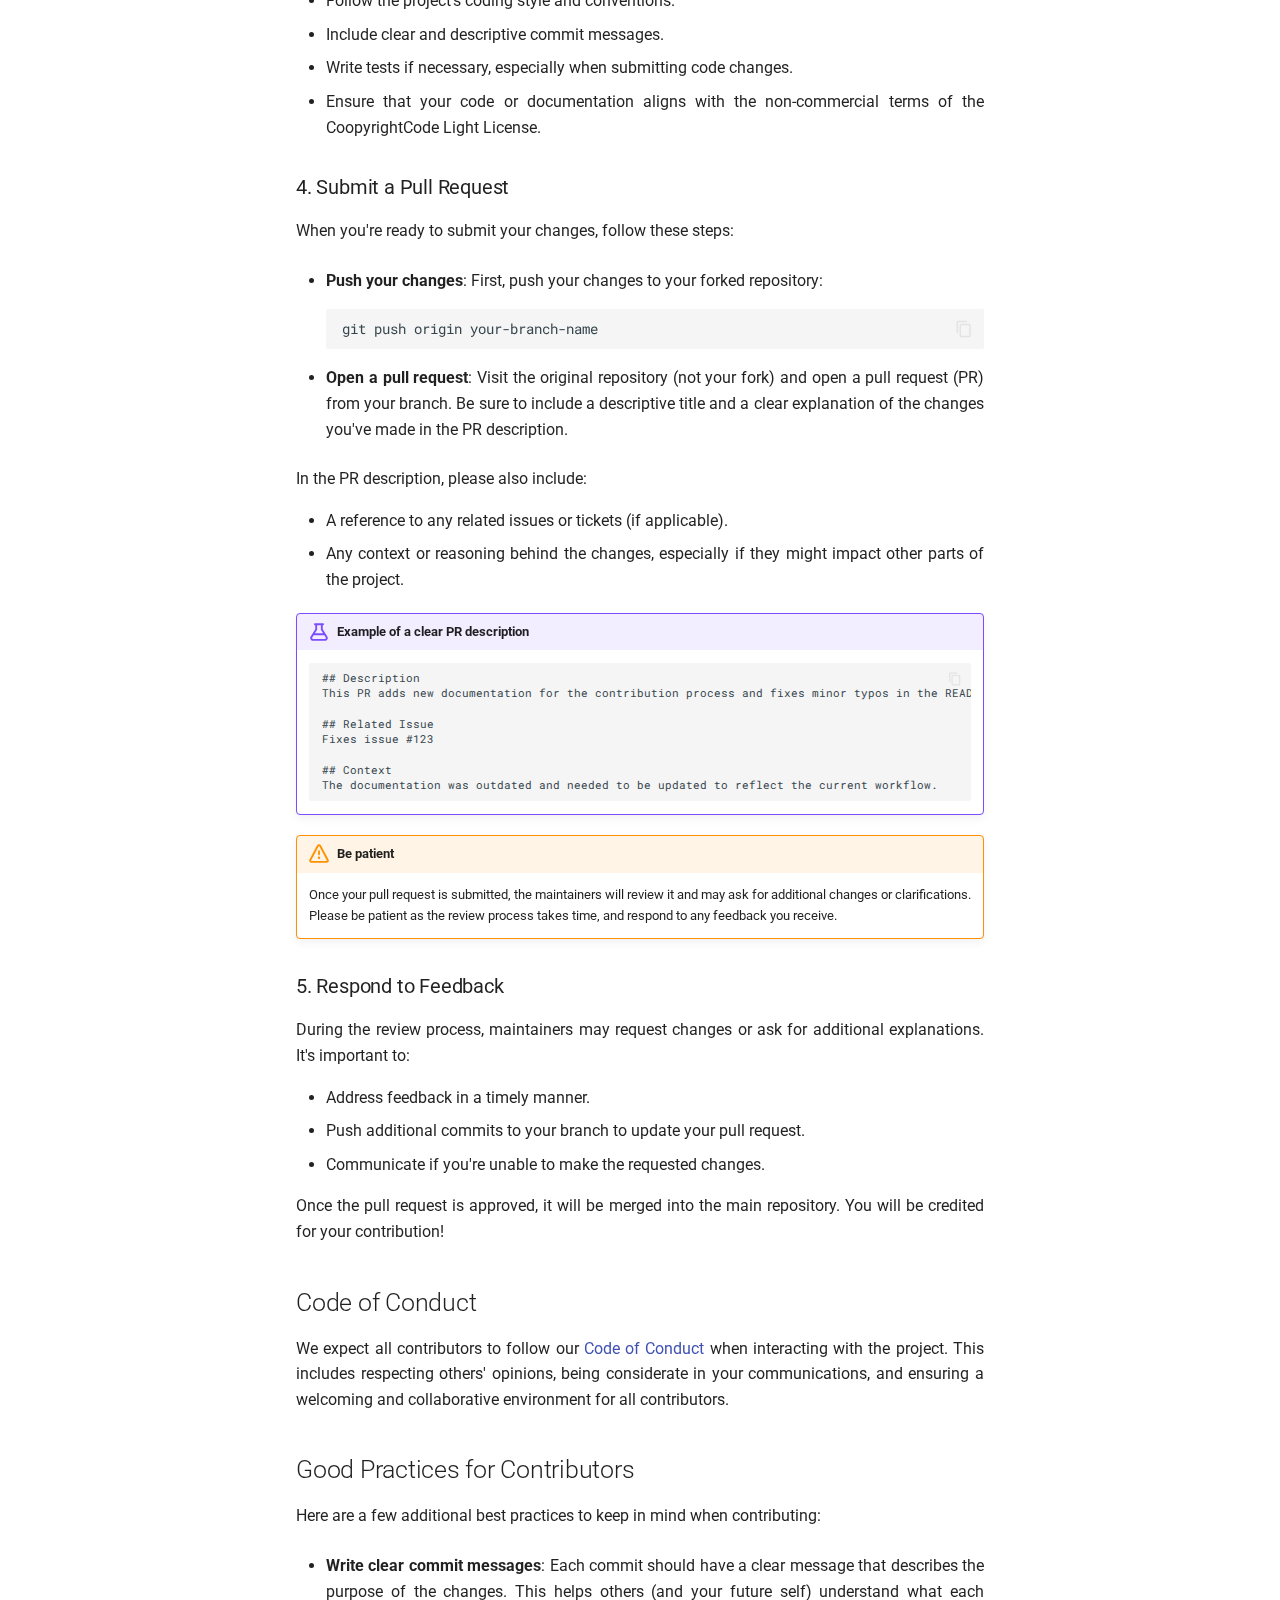
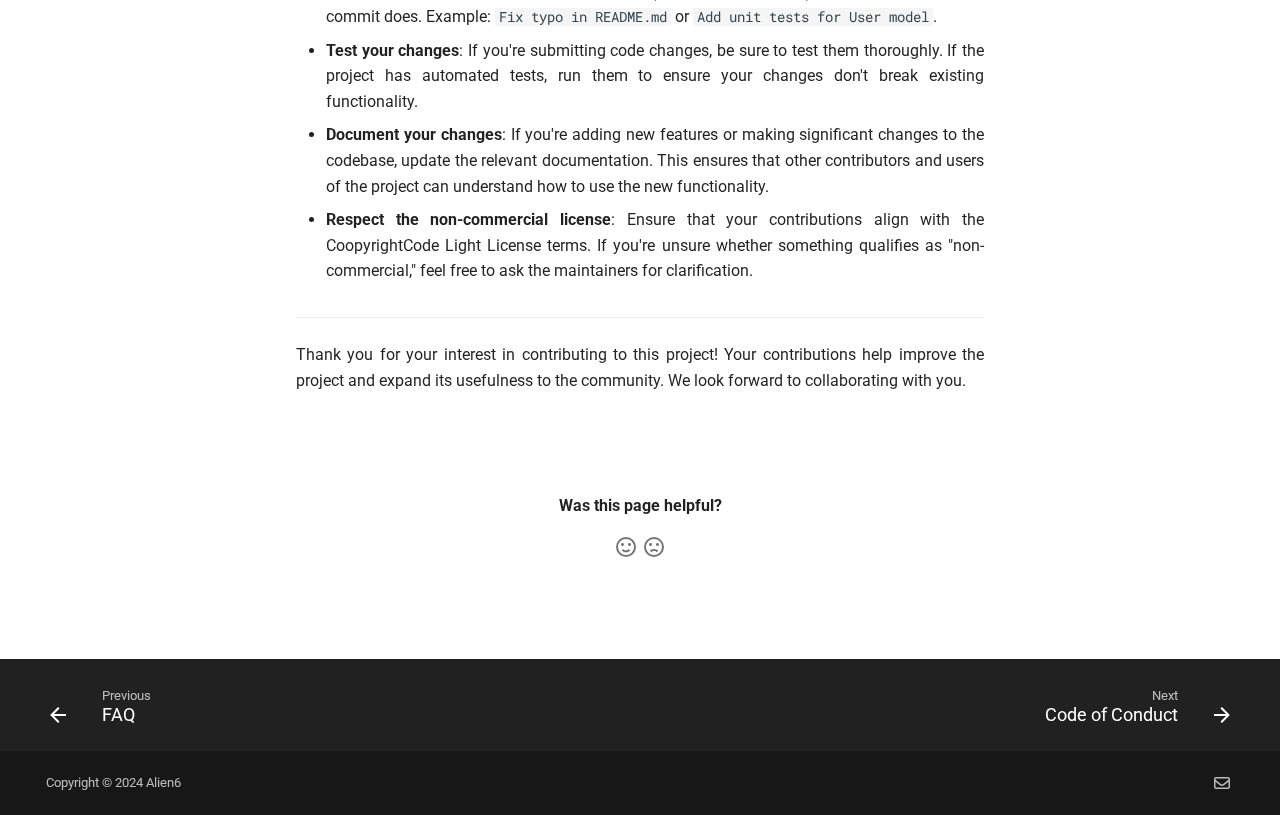
<file: contributing/index.html>
<!doctype html>
<html lang="en" class="no-js">
  <head>
    
      <meta charset="utf-8">
      <meta name="viewport" content="width=device-width,initial-scale=1">
      
        <meta name="description" content="CoopyrightCode Licence Light">
      
      
        <meta name="author" content="Ludovic FERNANDEZ, Alien6">
      
      
        <link rel="canonical" href="https://licence.coopyrightcode.com/contributing/">
      
      
        <link rel="prev" href="../light/faq/">
      
      
        <link rel="next" href="../code_of_conduct/">
      
      
      <link rel="icon" href="../assets/images/logo.png">
      <meta name="generator" content="mkdocs-1.6.1, mkdocs-material-9.5.38">
    
    
      
        <title>Contributing - CoopyrightCode</title>
      
    
    
      <link rel="stylesheet" href="../assets/stylesheets/main.8c3ca2c6.min.css">
      
        
        <link rel="stylesheet" href="../assets/stylesheets/palette.06af60db.min.css">
      
      
  
  
    
    
  
    
    
  
    
    
  
    
    
  
    
    
  
    
    
  
    
    
  
    
    
  
    
    
  
    
    
  
    
    
  
    
    
  
  
  <style>:root{--md-admonition-icon--note:url('data:image/svg+xml;charset=utf-8,<svg xmlns="http://www.w3.org/2000/svg" viewBox="0 0 16 16"><path d="M1 7.775V2.75C1 1.784 1.784 1 2.75 1h5.025c.464 0 .91.184 1.238.513l6.25 6.25a1.75 1.75 0 0 1 0 2.474l-5.026 5.026a1.75 1.75 0 0 1-2.474 0l-6.25-6.25A1.75 1.75 0 0 1 1 7.775m1.5 0c0 .066.026.13.073.177l6.25 6.25a.25.25 0 0 0 .354 0l5.025-5.025a.25.25 0 0 0 0-.354l-6.25-6.25a.25.25 0 0 0-.177-.073H2.75a.25.25 0 0 0-.25.25ZM6 5a1 1 0 1 1 0 2 1 1 0 0 1 0-2"/></svg>');--md-admonition-icon--abstract:url('data:image/svg+xml;charset=utf-8,<svg xmlns="http://www.w3.org/2000/svg" viewBox="0 0 16 16"><path d="M2.5 1.75v11.5c0 .138.112.25.25.25h3.17a.75.75 0 0 1 0 1.5H2.75A1.75 1.75 0 0 1 1 13.25V1.75C1 .784 1.784 0 2.75 0h8.5C12.216 0 13 .784 13 1.75v7.736a.75.75 0 0 1-1.5 0V1.75a.25.25 0 0 0-.25-.25h-8.5a.25.25 0 0 0-.25.25m13.274 9.537zl-4.557 4.45a.75.75 0 0 1-1.055-.008l-1.943-1.95a.75.75 0 0 1 1.062-1.058l1.419 1.425 4.026-3.932a.75.75 0 1 1 1.048 1.074M4.75 4h4.5a.75.75 0 0 1 0 1.5h-4.5a.75.75 0 0 1 0-1.5M4 7.75A.75.75 0 0 1 4.75 7h2a.75.75 0 0 1 0 1.5h-2A.75.75 0 0 1 4 7.75"/></svg>');--md-admonition-icon--info:url('data:image/svg+xml;charset=utf-8,<svg xmlns="http://www.w3.org/2000/svg" viewBox="0 0 16 16"><path d="M0 8a8 8 0 1 1 16 0A8 8 0 0 1 0 8m8-6.5a6.5 6.5 0 1 0 0 13 6.5 6.5 0 0 0 0-13M6.5 7.75A.75.75 0 0 1 7.25 7h1a.75.75 0 0 1 .75.75v2.75h.25a.75.75 0 0 1 0 1.5h-2a.75.75 0 0 1 0-1.5h.25v-2h-.25a.75.75 0 0 1-.75-.75M8 6a1 1 0 1 1 0-2 1 1 0 0 1 0 2"/></svg>');--md-admonition-icon--tip:url('data:image/svg+xml;charset=utf-8,<svg xmlns="http://www.w3.org/2000/svg" viewBox="0 0 16 16"><path d="M3.499.75a.75.75 0 0 1 1.5 0v.996C5.9 2.903 6.793 3.65 7.662 4.376l.24.202c-.036-.694.055-1.422.426-2.163C9.1.873 10.794-.045 12.622.26 14.408.558 16 1.94 16 4.25c0 1.278-.954 2.575-2.44 2.734l.146.508.065.22c.203.701.412 1.455.476 2.226.142 1.707-.4 3.03-1.487 3.898C11.714 14.671 10.27 15 8.75 15h-6a.75.75 0 0 1 0-1.5h1.376a4.5 4.5 0 0 1-.563-1.191 3.84 3.84 0 0 1-.05-2.063 4.65 4.65 0 0 1-2.025-.293.75.75 0 0 1 .525-1.406c1.357.507 2.376-.006 2.698-.318l.009-.01a.747.747 0 0 1 1.06 0 .75.75 0 0 1-.012 1.074c-.912.92-.992 1.835-.768 2.586.221.74.745 1.337 1.196 1.621H8.75c1.343 0 2.398-.296 3.074-.836.635-.507 1.036-1.31.928-2.602-.05-.603-.216-1.224-.422-1.93l-.064-.221c-.12-.407-.246-.84-.353-1.29a2.4 2.4 0 0 1-.507-.441 3.1 3.1 0 0 1-.633-1.248.75.75 0 0 1 1.455-.364c.046.185.144.436.31.627.146.168.353.305.712.305.738 0 1.25-.615 1.25-1.25 0-1.47-.95-2.315-2.123-2.51-1.172-.196-2.227.387-2.706 1.345-.46.92-.27 1.774.019 3.062l.042.19.01.05c.348.443.666.949.94 1.553a.75.75 0 1 1-1.365.62c-.553-1.217-1.32-1.94-2.3-2.768L6.7 5.527c-.814-.68-1.75-1.462-2.692-2.619a3.7 3.7 0 0 0-1.023.88c-.406.495-.663 1.036-.722 1.508.116.122.306.21.591.239.388.038.797-.06 1.032-.19a.75.75 0 0 1 .728 1.31c-.515.287-1.23.439-1.906.373-.682-.067-1.473-.38-1.879-1.193L.75 5.677V5.5c0-.984.48-1.94 1.077-2.664.46-.559 1.05-1.055 1.673-1.353z"/></svg>');--md-admonition-icon--success:url('data:image/svg+xml;charset=utf-8,<svg xmlns="http://www.w3.org/2000/svg" viewBox="0 0 16 16"><path d="M13.78 4.22a.75.75 0 0 1 0 1.06l-7.25 7.25a.75.75 0 0 1-1.06 0L2.22 9.28a.75.75 0 0 1 .018-1.042.75.75 0 0 1 1.042-.018L6 10.94l6.72-6.72a.75.75 0 0 1 1.06 0"/></svg>');--md-admonition-icon--question:url('data:image/svg+xml;charset=utf-8,<svg xmlns="http://www.w3.org/2000/svg" viewBox="0 0 16 16"><path d="M0 8a8 8 0 1 1 16 0A8 8 0 0 1 0 8m8-6.5a6.5 6.5 0 1 0 0 13 6.5 6.5 0 0 0 0-13M6.92 6.085h.001a.749.749 0 1 1-1.342-.67c.169-.339.436-.701.849-.977C6.845 4.16 7.369 4 8 4a2.76 2.76 0 0 1 1.637.525c.503.377.863.965.863 1.725 0 .448-.115.83-.329 1.15-.205.307-.47.513-.692.662-.109.072-.22.138-.313.195l-.006.004a6 6 0 0 0-.26.16 1 1 0 0 0-.276.245.75.75 0 0 1-1.248-.832c.184-.264.42-.489.692-.661q.154-.1.313-.195l.007-.004c.1-.061.182-.11.258-.161a1 1 0 0 0 .277-.245C8.96 6.514 9 6.427 9 6.25a.61.61 0 0 0-.262-.525A1.27 1.27 0 0 0 8 5.5c-.369 0-.595.09-.74.187a1 1 0 0 0-.34.398M9 11a1 1 0 1 1-2 0 1 1 0 0 1 2 0"/></svg>');--md-admonition-icon--warning:url('data:image/svg+xml;charset=utf-8,<svg xmlns="http://www.w3.org/2000/svg" viewBox="0 0 16 16"><path d="M6.457 1.047c.659-1.234 2.427-1.234 3.086 0l6.082 11.378A1.75 1.75 0 0 1 14.082 15H1.918a1.75 1.75 0 0 1-1.543-2.575Zm1.763.707a.25.25 0 0 0-.44 0L1.698 13.132a.25.25 0 0 0 .22.368h12.164a.25.25 0 0 0 .22-.368Zm.53 3.996v2.5a.75.75 0 0 1-1.5 0v-2.5a.75.75 0 0 1 1.5 0M9 11a1 1 0 1 1-2 0 1 1 0 0 1 2 0"/></svg>');--md-admonition-icon--failure:url('data:image/svg+xml;charset=utf-8,<svg xmlns="http://www.w3.org/2000/svg" viewBox="0 0 16 16"><path d="M2.344 2.343za8 8 0 0 1 11.314 11.314A8.002 8.002 0 0 1 .234 10.089a8 8 0 0 1 2.11-7.746m1.06 10.253a6.5 6.5 0 1 0 9.108-9.275 6.5 6.5 0 0 0-9.108 9.275M6.03 4.97 8 6.94l1.97-1.97a.749.749 0 0 1 1.275.326.75.75 0 0 1-.215.734L9.06 8l1.97 1.97a.749.749 0 0 1-.326 1.275.75.75 0 0 1-.734-.215L8 9.06l-1.97 1.97a.749.749 0 0 1-1.275-.326.75.75 0 0 1 .215-.734L6.94 8 4.97 6.03a.75.75 0 0 1 .018-1.042.75.75 0 0 1 1.042-.018"/></svg>');--md-admonition-icon--danger:url('data:image/svg+xml;charset=utf-8,<svg xmlns="http://www.w3.org/2000/svg" viewBox="0 0 16 16"><path d="M9.504.43a1.516 1.516 0 0 1 2.437 1.713L10.415 5.5h2.123c1.57 0 2.346 1.909 1.22 3.004l-7.34 7.142a1.25 1.25 0 0 1-.871.354h-.302a1.25 1.25 0 0 1-1.157-1.723L5.633 10.5H3.462c-1.57 0-2.346-1.909-1.22-3.004zm1.047 1.074L3.286 8.571A.25.25 0 0 0 3.462 9H6.75a.75.75 0 0 1 .694 1.034l-1.713 4.188 6.982-6.793A.25.25 0 0 0 12.538 7H9.25a.75.75 0 0 1-.683-1.06l2.008-4.418.003-.006-.004-.009-.006-.006-.008-.001q-.005 0-.009.004"/></svg>');--md-admonition-icon--bug:url('data:image/svg+xml;charset=utf-8,<svg xmlns="http://www.w3.org/2000/svg" viewBox="0 0 16 16"><path d="M4.72.22a.75.75 0 0 1 1.06 0l1 .999a3.5 3.5 0 0 1 2.441 0l.999-1a.748.748 0 0 1 1.265.332.75.75 0 0 1-.205.729l-.775.776c.616.63.995 1.493.995 2.444v.327q0 .15-.025.292c.408.14.764.392 1.029.722l1.968-.787a.75.75 0 0 1 .556 1.392L13 7.258V9h2.25a.75.75 0 0 1 0 1.5H13v.5q-.002.615-.141 1.186l2.17.868a.75.75 0 0 1-.557 1.392l-2.184-.873A5 5 0 0 1 8 16a5 5 0 0 1-4.288-2.427l-2.183.873a.75.75 0 0 1-.558-1.392l2.17-.868A5 5 0 0 1 3 11v-.5H.75a.75.75 0 0 1 0-1.5H3V7.258L.971 6.446a.75.75 0 0 1 .558-1.392l1.967.787c.265-.33.62-.583 1.03-.722a1.7 1.7 0 0 1-.026-.292V4.5c0-.951.38-1.814.995-2.444L4.72 1.28a.75.75 0 0 1 0-1.06m.53 6.28a.75.75 0 0 0-.75.75V11a3.5 3.5 0 1 0 7 0V7.25a.75.75 0 0 0-.75-.75ZM6.173 5h3.654A.17.17 0 0 0 10 4.827V4.5a2 2 0 1 0-4 0v.327c0 .096.077.173.173.173"/></svg>');--md-admonition-icon--example:url('data:image/svg+xml;charset=utf-8,<svg xmlns="http://www.w3.org/2000/svg" viewBox="0 0 16 16"><path d="M5 5.782V2.5h-.25a.75.75 0 0 1 0-1.5h6.5a.75.75 0 0 1 0 1.5H11v3.282l3.666 5.76C15.619 13.04 14.543 15 12.767 15H3.233c-1.776 0-2.852-1.96-1.899-3.458Zm-2.4 6.565a.75.75 0 0 0 .633 1.153h9.534a.75.75 0 0 0 .633-1.153L12.225 10.5h-8.45ZM9.5 2.5h-3V6c0 .143-.04.283-.117.403L4.73 9h6.54L9.617 6.403A.75.75 0 0 1 9.5 6Z"/></svg>');--md-admonition-icon--quote:url('data:image/svg+xml;charset=utf-8,<svg xmlns="http://www.w3.org/2000/svg" viewBox="0 0 16 16"><path d="M1.75 2.5h10.5a.75.75 0 0 1 0 1.5H1.75a.75.75 0 0 1 0-1.5m4 5h8.5a.75.75 0 0 1 0 1.5h-8.5a.75.75 0 0 1 0-1.5m0 5h8.5a.75.75 0 0 1 0 1.5h-8.5a.75.75 0 0 1 0-1.5M2.5 7.75v6a.75.75 0 0 1-1.5 0v-6a.75.75 0 0 1 1.5 0"/></svg>');}</style>



    
    
      
    
    
      
        
        
        <link rel="preconnect" href="https://fonts.gstatic.com" crossorigin>
        <link rel="stylesheet" href="https://fonts.googleapis.com/css?family=Roboto:300,300i,400,400i,700,700i%7CRoboto+Mono:400,400i,700,700i&display=fallback">
        <style>:root{--md-text-font:"Roboto";--md-code-font:"Roboto Mono"}</style>
      
    
    
    <script>__md_scope=new URL("..",location),__md_hash=e=>[...e].reduce(((e,_)=>(e<<5)-e+_.charCodeAt(0)),0),__md_get=(e,_=localStorage,t=__md_scope)=>JSON.parse(_.getItem(t.pathname+"."+e)),__md_set=(e,_,t=localStorage,a=__md_scope)=>{try{t.setItem(a.pathname+"."+e,JSON.stringify(_))}catch(e){}}</script>
    
      
  


    
    
    
  <link
    rel="stylesheet"
    href="../assets/stylesheets/custom.f7ec4df2.min.css"
  />
  
  </head>
  
  
    
    
      
    
    
    
    
    <body dir="ltr" data-md-color-scheme="default" data-md-color-primary="black" data-md-color-accent="blue">
  
    
    <input class="md-toggle" data-md-toggle="drawer" type="checkbox" id="__drawer" autocomplete="off">
    <input class="md-toggle" data-md-toggle="search" type="checkbox" id="__search" autocomplete="off">
    <label class="md-overlay" for="__drawer"></label>
    <div data-md-component="skip">
      
        
        <a href="#contribution-guidelines" class="md-skip">
          Skip to content
        </a>
      
    </div>
    <div data-md-component="announce">
      
    </div>
    
    
      

  

<header class="md-header md-header--shadow md-header--lifted" data-md-component="header">
  <nav class="md-header__inner md-grid" aria-label="Header">
    <a href=".." title="CoopyrightCode" class="md-header__button md-logo" aria-label="CoopyrightCode" data-md-component="logo">
      
  <img src="../assets/images/logo.png" alt="logo">

    </a>
    <label class="md-header__button md-icon" for="__drawer">
      
      <svg xmlns="http://www.w3.org/2000/svg" viewBox="0 0 24 24"><path d="M3 6h18v2H3zm0 5h18v2H3zm0 5h18v2H3z"/></svg>
    </label>
    <div class="md-header__title" data-md-component="header-title">
      <div class="md-header__ellipsis">
        <div class="md-header__topic">
          <span class="md-ellipsis">
            CoopyrightCode
          </span>
        </div>
        <div class="md-header__topic" data-md-component="header-topic">
          <span class="md-ellipsis">
            
              Contributing
            
          </span>
        </div>
      </div>
    </div>
    
      
        <form class="md-header__option" data-md-component="palette">
  
    
    
    
    <input class="md-option" data-md-color-media="" data-md-color-scheme="default" data-md-color-primary="black" data-md-color-accent="blue"  aria-label="Switch to dark mode"  type="radio" name="__palette" id="__palette_0">
    
      <label class="md-header__button md-icon" title="Switch to dark mode" for="__palette_1" hidden>
        <svg xmlns="http://www.w3.org/2000/svg" viewBox="0 0 24 24"><path d="m17.75 4.09-2.53 1.94.91 3.06-2.63-1.81-2.63 1.81.91-3.06-2.53-1.94L12.44 4l1.06-3 1.06 3zm3.5 6.91-1.64 1.25.59 1.98-1.7-1.17-1.7 1.17.59-1.98L15.75 11l2.06-.05L18.5 9l.69 1.95zm-2.28 4.95c.83-.08 1.72 1.1 1.19 1.85-.32.45-.66.87-1.08 1.27C15.17 23 8.84 23 4.94 19.07c-3.91-3.9-3.91-10.24 0-14.14.4-.4.82-.76 1.27-1.08.75-.53 1.93.36 1.85 1.19-.27 2.86.69 5.83 2.89 8.02a9.96 9.96 0 0 0 8.02 2.89m-1.64 2.02a12.08 12.08 0 0 1-7.8-3.47c-2.17-2.19-3.33-5-3.49-7.82-2.81 3.14-2.7 7.96.31 10.98 3.02 3.01 7.84 3.12 10.98.31"/></svg>
      </label>
    
  
    
    
    
    <input class="md-option" data-md-color-media="" data-md-color-scheme="slate" data-md-color-primary="black" data-md-color-accent="blue-grey"  aria-label="Switch to light mode"  type="radio" name="__palette" id="__palette_1">
    
      <label class="md-header__button md-icon" title="Switch to light mode" for="__palette_0" hidden>
        <svg xmlns="http://www.w3.org/2000/svg" viewBox="0 0 24 24"><path d="M12 7a5 5 0 0 1 5 5 5 5 0 0 1-5 5 5 5 0 0 1-5-5 5 5 0 0 1 5-5m0 2a3 3 0 0 0-3 3 3 3 0 0 0 3 3 3 3 0 0 0 3-3 3 3 0 0 0-3-3m0-7 2.39 3.42C13.65 5.15 12.84 5 12 5s-1.65.15-2.39.42zM3.34 7l4.16-.35A7.2 7.2 0 0 0 5.94 8.5c-.44.74-.69 1.5-.83 2.29zm.02 10 1.76-3.77a7.131 7.131 0 0 0 2.38 4.14zM20.65 7l-1.77 3.79a7.02 7.02 0 0 0-2.38-4.15zm-.01 10-4.14.36c.59-.51 1.12-1.14 1.54-1.86.42-.73.69-1.5.83-2.29zM12 22l-2.41-3.44c.74.27 1.55.44 2.41.44.82 0 1.63-.17 2.37-.44z"/></svg>
      </label>
    
  
</form>
      
    
    
      <script>var palette=__md_get("__palette");if(palette&&palette.color){if("(prefers-color-scheme)"===palette.color.media){var media=matchMedia("(prefers-color-scheme: light)"),input=document.querySelector(media.matches?"[data-md-color-media='(prefers-color-scheme: light)']":"[data-md-color-media='(prefers-color-scheme: dark)']");palette.color.media=input.getAttribute("data-md-color-media"),palette.color.scheme=input.getAttribute("data-md-color-scheme"),palette.color.primary=input.getAttribute("data-md-color-primary"),palette.color.accent=input.getAttribute("data-md-color-accent")}for(var[key,value]of Object.entries(palette.color))document.body.setAttribute("data-md-color-"+key,value)}</script>
    
    
    
      <label class="md-header__button md-icon" for="__search">
        
        <svg xmlns="http://www.w3.org/2000/svg" viewBox="0 0 24 24"><path d="M9.5 3A6.5 6.5 0 0 1 16 9.5c0 1.61-.59 3.09-1.56 4.23l.27.27h.79l5 5-1.5 1.5-5-5v-.79l-.27-.27A6.52 6.52 0 0 1 9.5 16 6.5 6.5 0 0 1 3 9.5 6.5 6.5 0 0 1 9.5 3m0 2C7 5 5 7 5 9.5S7 14 9.5 14 14 12 14 9.5 12 5 9.5 5"/></svg>
      </label>
      <div class="md-search" data-md-component="search" role="dialog">
  <label class="md-search__overlay" for="__search"></label>
  <div class="md-search__inner" role="search">
    <form class="md-search__form" name="search">
      <input type="text" class="md-search__input" name="query" aria-label="Search" placeholder="Search" autocapitalize="off" autocorrect="off" autocomplete="off" spellcheck="false" data-md-component="search-query" required>
      <label class="md-search__icon md-icon" for="__search">
        
        <svg xmlns="http://www.w3.org/2000/svg" viewBox="0 0 24 24"><path d="M9.5 3A6.5 6.5 0 0 1 16 9.5c0 1.61-.59 3.09-1.56 4.23l.27.27h.79l5 5-1.5 1.5-5-5v-.79l-.27-.27A6.52 6.52 0 0 1 9.5 16 6.5 6.5 0 0 1 3 9.5 6.5 6.5 0 0 1 9.5 3m0 2C7 5 5 7 5 9.5S7 14 9.5 14 14 12 14 9.5 12 5 9.5 5"/></svg>
        
        <svg xmlns="http://www.w3.org/2000/svg" viewBox="0 0 24 24"><path d="M20 11v2H8l5.5 5.5-1.42 1.42L4.16 12l7.92-7.92L13.5 5.5 8 11z"/></svg>
      </label>
      <nav class="md-search__options" aria-label="Search">
        
          <a href="javascript:void(0)" class="md-search__icon md-icon" title="Share" aria-label="Share" data-clipboard data-clipboard-text="" data-md-component="search-share" tabindex="-1">
            
            <svg xmlns="http://www.w3.org/2000/svg" viewBox="0 0 24 24"><path d="M18 16.08c-.76 0-1.44.3-1.96.77L8.91 12.7c.05-.23.09-.46.09-.7s-.04-.47-.09-.7l7.05-4.11c.54.5 1.25.81 2.04.81a3 3 0 0 0 3-3 3 3 0 0 0-3-3 3 3 0 0 0-3 3c0 .24.04.47.09.7L8.04 9.81C7.5 9.31 6.79 9 6 9a3 3 0 0 0-3 3 3 3 0 0 0 3 3c.79 0 1.5-.31 2.04-.81l7.12 4.15c-.05.21-.08.43-.08.66 0 1.61 1.31 2.91 2.92 2.91s2.92-1.3 2.92-2.91A2.92 2.92 0 0 0 18 16.08"/></svg>
          </a>
        
        <button type="reset" class="md-search__icon md-icon" title="Clear" aria-label="Clear" tabindex="-1">
          
          <svg xmlns="http://www.w3.org/2000/svg" viewBox="0 0 24 24"><path d="M19 6.41 17.59 5 12 10.59 6.41 5 5 6.41 10.59 12 5 17.59 6.41 19 12 13.41 17.59 19 19 17.59 13.41 12z"/></svg>
        </button>
      </nav>
      
        <div class="md-search__suggest" data-md-component="search-suggest"></div>
      
    </form>
    <div class="md-search__output">
      <div class="md-search__scrollwrap" tabindex="0" data-md-scrollfix>
        <div class="md-search-result" data-md-component="search-result">
          <div class="md-search-result__meta">
            Initializing search
          </div>
          <ol class="md-search-result__list" role="presentation"></ol>
        </div>
      </div>
    </div>
  </div>
</div>
    
    
      <div class="md-header__source">
        <a href="https://github.com/coopyrightcode/licence-light" title="Go to repository" class="md-source" data-md-component="source">
  <div class="md-source__icon md-icon">
    
    <svg xmlns="http://www.w3.org/2000/svg" viewBox="0 0 448 512"><!--! Font Awesome Free 6.6.0 by @fontawesome - https://fontawesome.com License - https://fontawesome.com/license/free (Icons: CC BY 4.0, Fonts: SIL OFL 1.1, Code: MIT License) Copyright 2024 Fonticons, Inc.--><path d="M439.55 236.05 244 40.45a28.87 28.87 0 0 0-40.81 0l-40.66 40.63 51.52 51.52c27.06-9.14 52.68 16.77 43.39 43.68l49.66 49.66c34.23-11.8 61.18 31 35.47 56.69-26.49 26.49-70.21-2.87-56-37.34L240.22 199v121.85c25.3 12.54 22.26 41.85 9.08 55a34.34 34.34 0 0 1-48.55 0c-17.57-17.6-11.07-46.91 11.25-56v-123c-20.8-8.51-24.6-30.74-18.64-45L142.57 101 8.45 235.14a28.86 28.86 0 0 0 0 40.81l195.61 195.6a28.86 28.86 0 0 0 40.8 0l194.69-194.69a28.86 28.86 0 0 0 0-40.81"/></svg>
  </div>
  <div class="md-source__repository">
    coopyrightcode/licence-light
  </div>
</a>
      </div>
    
  </nav>
  
    
      
<nav class="md-tabs" aria-label="Tabs" data-md-component="tabs">
  <div class="md-grid">
    <ul class="md-tabs__list">
      
        
  
  
  
    <li class="md-tabs__item">
      <a href=".." class="md-tabs__link">
        
  
    
  
  Home

      </a>
    </li>
  

      
        
  
  
  
    <li class="md-tabs__item">
      <a href="../overview/" class="md-tabs__link">
        
  
    
  
  Overview

      </a>
    </li>
  

      
        
  
  
  
    
    
      <li class="md-tabs__item">
        <a href="../project/mission/" class="md-tabs__link">
          
  
    
  
  The Project

        </a>
      </li>
    
  

      
        
  
  
  
    
    
      <li class="md-tabs__item">
        <a href="../light/licence/" class="md-tabs__link">
          
  
    
  
  Light Version

        </a>
      </li>
    
  

      
        
  
  
    
  
  
    <li class="md-tabs__item md-tabs__item--active">
      <a href="./" class="md-tabs__link">
        
  
    
  
  Contributing

      </a>
    </li>
  

      
        
  
  
  
    <li class="md-tabs__item">
      <a href="../code_of_conduct/" class="md-tabs__link">
        
  
    
  
  Code of Conduct

      </a>
    </li>
  

      
    </ul>
  </div>
</nav>
    
  
</header>
    
    <div class="md-container" data-md-component="container">
      
      
        
      
      <main class="md-main" data-md-component="main">
        <div class="md-main__inner md-grid">
          
            
              
              <div class="md-sidebar md-sidebar--primary" data-md-component="sidebar" data-md-type="navigation" >
                <div class="md-sidebar__scrollwrap">
                  <div class="md-sidebar__inner">
                    


  


<nav class="md-nav md-nav--primary md-nav--lifted" aria-label="Navigation" data-md-level="0">
  <label class="md-nav__title" for="__drawer">
    <a href=".." title="CoopyrightCode" class="md-nav__button md-logo" aria-label="CoopyrightCode" data-md-component="logo">
      
  <img src="../assets/images/logo.png" alt="logo">

    </a>
    CoopyrightCode
  </label>
  
    <div class="md-nav__source">
      <a href="https://github.com/coopyrightcode/licence-light" title="Go to repository" class="md-source" data-md-component="source">
  <div class="md-source__icon md-icon">
    
    <svg xmlns="http://www.w3.org/2000/svg" viewBox="0 0 448 512"><!--! Font Awesome Free 6.6.0 by @fontawesome - https://fontawesome.com License - https://fontawesome.com/license/free (Icons: CC BY 4.0, Fonts: SIL OFL 1.1, Code: MIT License) Copyright 2024 Fonticons, Inc.--><path d="M439.55 236.05 244 40.45a28.87 28.87 0 0 0-40.81 0l-40.66 40.63 51.52 51.52c27.06-9.14 52.68 16.77 43.39 43.68l49.66 49.66c34.23-11.8 61.18 31 35.47 56.69-26.49 26.49-70.21-2.87-56-37.34L240.22 199v121.85c25.3 12.54 22.26 41.85 9.08 55a34.34 34.34 0 0 1-48.55 0c-17.57-17.6-11.07-46.91 11.25-56v-123c-20.8-8.51-24.6-30.74-18.64-45L142.57 101 8.45 235.14a28.86 28.86 0 0 0 0 40.81l195.61 195.6a28.86 28.86 0 0 0 40.8 0l194.69-194.69a28.86 28.86 0 0 0 0-40.81"/></svg>
  </div>
  <div class="md-source__repository">
    coopyrightcode/licence-light
  </div>
</a>
    </div>
  
  <ul class="md-nav__list" data-md-scrollfix>
    
      
      
  
  
  
  
    <li class="md-nav__item">
      <a href=".." class="md-nav__link">
        
  
  <span class="md-ellipsis">
    Home
  </span>
  

      </a>
    </li>
  

    
      
      
  
  
  
  
    <li class="md-nav__item">
      <a href="../overview/" class="md-nav__link">
        
  
  <span class="md-ellipsis">
    Overview
  </span>
  

      </a>
    </li>
  

    
      
      
  
  
  
  
    
    
      
        
      
        
      
    
    
      
      
    
    
    <li class="md-nav__item md-nav__item--nested">
      
        
        
          
        
        <input class="md-nav__toggle md-toggle md-toggle--indeterminate" type="checkbox" id="__nav_3" >
        
          
          <label class="md-nav__link" for="__nav_3" id="__nav_3_label" tabindex="0">
            
  
  <span class="md-ellipsis">
    The Project
  </span>
  

            <span class="md-nav__icon md-icon"></span>
          </label>
        
        <nav class="md-nav" data-md-level="1" aria-labelledby="__nav_3_label" aria-expanded="false">
          <label class="md-nav__title" for="__nav_3">
            <span class="md-nav__icon md-icon"></span>
            The Project
          </label>
          <ul class="md-nav__list" data-md-scrollfix>
            
              
                
  
  
  
  
    <li class="md-nav__item">
      <a href="../project/mission/" class="md-nav__link">
        
  
  <span class="md-ellipsis">
    Vision & Mission
  </span>
  

      </a>
    </li>
  

              
            
              
                
  
  
  
  
    <li class="md-nav__item">
      <a href="../project/roadmap/" class="md-nav__link">
        
  
  <span class="md-ellipsis">
    Roadmap
  </span>
  

      </a>
    </li>
  

              
            
          </ul>
        </nav>
      
    </li>
  

    
      
      
  
  
  
  
    
    
      
        
      
        
      
        
      
    
    
      
      
    
    
    <li class="md-nav__item md-nav__item--nested">
      
        
        
          
        
        <input class="md-nav__toggle md-toggle md-toggle--indeterminate" type="checkbox" id="__nav_4" >
        
          
          <label class="md-nav__link" for="__nav_4" id="__nav_4_label" tabindex="0">
            
  
  <span class="md-ellipsis">
    Light Version
  </span>
  

            <span class="md-nav__icon md-icon"></span>
          </label>
        
        <nav class="md-nav" data-md-level="1" aria-labelledby="__nav_4_label" aria-expanded="false">
          <label class="md-nav__title" for="__nav_4">
            <span class="md-nav__icon md-icon"></span>
            Light Version
          </label>
          <ul class="md-nav__list" data-md-scrollfix>
            
              
                
  
  
  
  
    <li class="md-nav__item">
      <a href="../light/licence/" class="md-nav__link">
        
  
  <span class="md-ellipsis">
    Licence
  </span>
  

      </a>
    </li>
  

              
            
              
                
  
  
  
  
    <li class="md-nav__item">
      <a href="../light/usage/" class="md-nav__link">
        
  
  <span class="md-ellipsis">
    Usage
  </span>
  

      </a>
    </li>
  

              
            
              
                
  
  
  
  
    <li class="md-nav__item">
      <a href="../light/faq/" class="md-nav__link">
        
  
  <span class="md-ellipsis">
    FAQ
  </span>
  

      </a>
    </li>
  

              
            
          </ul>
        </nav>
      
    </li>
  

    
      
      
  
  
    
  
  
  
    <li class="md-nav__item md-nav__item--active">
      
      <input class="md-nav__toggle md-toggle" type="checkbox" id="__toc">
      
      
        
      
      
        <label class="md-nav__link md-nav__link--active" for="__toc">
          
  
  <span class="md-ellipsis">
    Contributing
  </span>
  

          <span class="md-nav__icon md-icon"></span>
        </label>
      
      <a href="./" class="md-nav__link md-nav__link--active">
        
  
  <span class="md-ellipsis">
    Contributing
  </span>
  

      </a>
      
        

<nav class="md-nav md-nav--secondary" aria-label="Table of contents">
  
  
  
    
  
  
    <label class="md-nav__title" for="__toc">
      <span class="md-nav__icon md-icon"></span>
      Table of contents
    </label>
    <ul class="md-nav__list" data-md-component="toc" data-md-scrollfix>
      
        <li class="md-nav__item">
  <a href="#license-and-contribution-terms" class="md-nav__link">
    <span class="md-ellipsis">
      License and Contribution Terms
    </span>
  </a>
  
</li>
      
        <li class="md-nav__item">
  <a href="#how-to-contribute" class="md-nav__link">
    <span class="md-ellipsis">
      How to Contribute
    </span>
  </a>
  
    <nav class="md-nav" aria-label="How to Contribute">
      <ul class="md-nav__list">
        
          <li class="md-nav__item">
  <a href="#1-fork-the-repository" class="md-nav__link">
    <span class="md-ellipsis">
      1. Fork the Repository
    </span>
  </a>
  
</li>
        
          <li class="md-nav__item">
  <a href="#2-create-a-new-branch" class="md-nav__link">
    <span class="md-ellipsis">
      2. Create a New Branch
    </span>
  </a>
  
</li>
        
          <li class="md-nav__item">
  <a href="#3-make-your-changes" class="md-nav__link">
    <span class="md-ellipsis">
      3. Make Your Changes
    </span>
  </a>
  
</li>
        
          <li class="md-nav__item">
  <a href="#4-submit-a-pull-request" class="md-nav__link">
    <span class="md-ellipsis">
      4. Submit a Pull Request
    </span>
  </a>
  
</li>
        
          <li class="md-nav__item">
  <a href="#5-respond-to-feedback" class="md-nav__link">
    <span class="md-ellipsis">
      5. Respond to Feedback
    </span>
  </a>
  
</li>
        
      </ul>
    </nav>
  
</li>
      
        <li class="md-nav__item">
  <a href="#code-of-conduct" class="md-nav__link">
    <span class="md-ellipsis">
      Code of Conduct
    </span>
  </a>
  
</li>
      
        <li class="md-nav__item">
  <a href="#good-practices-for-contributors" class="md-nav__link">
    <span class="md-ellipsis">
      Good Practices for Contributors
    </span>
  </a>
  
</li>
      
    </ul>
  
</nav>
      
    </li>
  

    
      
      
  
  
  
  
    <li class="md-nav__item">
      <a href="../code_of_conduct/" class="md-nav__link">
        
  
  <span class="md-ellipsis">
    Code of Conduct
  </span>
  

      </a>
    </li>
  

    
  </ul>
</nav>
                  </div>
                </div>
              </div>
            
            
              
              <div class="md-sidebar md-sidebar--secondary" data-md-component="sidebar" data-md-type="toc" >
                <div class="md-sidebar__scrollwrap">
                  <div class="md-sidebar__inner">
                    

<nav class="md-nav md-nav--secondary" aria-label="Table of contents">
  
  
  
    
  
  
    <label class="md-nav__title" for="__toc">
      <span class="md-nav__icon md-icon"></span>
      Table of contents
    </label>
    <ul class="md-nav__list" data-md-component="toc" data-md-scrollfix>
      
        <li class="md-nav__item">
  <a href="#license-and-contribution-terms" class="md-nav__link">
    <span class="md-ellipsis">
      License and Contribution Terms
    </span>
  </a>
  
</li>
      
        <li class="md-nav__item">
  <a href="#how-to-contribute" class="md-nav__link">
    <span class="md-ellipsis">
      How to Contribute
    </span>
  </a>
  
    <nav class="md-nav" aria-label="How to Contribute">
      <ul class="md-nav__list">
        
          <li class="md-nav__item">
  <a href="#1-fork-the-repository" class="md-nav__link">
    <span class="md-ellipsis">
      1. Fork the Repository
    </span>
  </a>
  
</li>
        
          <li class="md-nav__item">
  <a href="#2-create-a-new-branch" class="md-nav__link">
    <span class="md-ellipsis">
      2. Create a New Branch
    </span>
  </a>
  
</li>
        
          <li class="md-nav__item">
  <a href="#3-make-your-changes" class="md-nav__link">
    <span class="md-ellipsis">
      3. Make Your Changes
    </span>
  </a>
  
</li>
        
          <li class="md-nav__item">
  <a href="#4-submit-a-pull-request" class="md-nav__link">
    <span class="md-ellipsis">
      4. Submit a Pull Request
    </span>
  </a>
  
</li>
        
          <li class="md-nav__item">
  <a href="#5-respond-to-feedback" class="md-nav__link">
    <span class="md-ellipsis">
      5. Respond to Feedback
    </span>
  </a>
  
</li>
        
      </ul>
    </nav>
  
</li>
      
        <li class="md-nav__item">
  <a href="#code-of-conduct" class="md-nav__link">
    <span class="md-ellipsis">
      Code of Conduct
    </span>
  </a>
  
</li>
      
        <li class="md-nav__item">
  <a href="#good-practices-for-contributors" class="md-nav__link">
    <span class="md-ellipsis">
      Good Practices for Contributors
    </span>
  </a>
  
</li>
      
    </ul>
  
</nav>
                  </div>
                </div>
              </div>
            
          
          
            <div class="md-content" data-md-component="content">
              <article class="md-content__inner md-typeset">
                
                  

  
  


<h1 id="contribution-guidelines">Contribution Guidelines</h1>
<p>We welcome contributions from the community! Contributions can take many forms, such as code, documentation, bug reports, or feature requests. However, please note the following restrictions and guidelines before contributing.</p>
<h2 id="license-and-contribution-terms">License and Contribution Terms</h2>
<ul>
<li><strong>Non-commercial use</strong>: All contributions will fall under the <strong>non-commercial use</strong> restrictions of the current CoopyrightCode Light License (v1.1). This means that any code, documentation, or other contributions must only be used in projects or contexts where no commercial benefit is derived.</li>
<li><strong>License agreement</strong>: By contributing, you agree to be bound by the <strong>CoopyrightCode Light License</strong> terms. This includes the prohibition of commercial use and the understanding that a future version of the license may introduce additional terms regarding commercial use, blockchain-based contribution tracking, and remuneration.</li>
</ul>
<p>If you are unsure whether your contribution aligns with the license or need clarification, please feel free to contact the project maintainers before submitting a contribution.</p>
<h2 id="how-to-contribute">How to Contribute</h2>
<p>To ensure smooth collaboration, please follow the steps outlined below when contributing to this project.</p>
<h3 id="1-fork-the-repository">1. Fork the Repository</h3>
<p>Start by forking the repository to create your own copy. This allows you to work on your changes independently of the main project:</p>
<ul>
<li>Visit the main repository page and click the <strong>Fork</strong> button in the top right corner.</li>
<li>This will create a copy of the repository under your GitHub account where you can make your changes.</li>
</ul>
<h3 id="2-create-a-new-branch">2. Create a New Branch</h3>
<p>It is a good practice to create a new branch for each feature or fix you're working on, rather than committing directly to the main branch of your forked repository. This makes it easier to manage changes and helps maintain the cleanliness of your Git history.</p>
<p>To create a new branch:</p>
<div class="language-text highlight"><pre><span></span><code><span id="__span-0-1"><a id="__codelineno-0-1" name="__codelineno-0-1" href="#__codelineno-0-1"></a>git checkout -b your-branch-name
</span></code></pre></div>
<p>Make sure to choose a descriptive name for your branch, such as <code>feature-add-docs</code> or <code>fix-bug-issue123</code>.</p>
<h3 id="3-make-your-changes">3. Make Your Changes</h3>
<p>Once your branch is set up, you can start making changes to the codebase, documentation, or other aspects of the project. Be sure to:</p>
<ul>
<li>Follow the project's coding style and conventions.</li>
<li>Include clear and descriptive commit messages.</li>
<li>Write tests if necessary, especially when submitting code changes.</li>
<li>Ensure that your code or documentation aligns with the non-commercial terms of the CoopyrightCode Light License.</li>
</ul>
<h3 id="4-submit-a-pull-request">4. Submit a Pull Request</h3>
<p>When you're ready to submit your changes, follow these steps:</p>
<ul>
<li>
<p><strong>Push your changes</strong>: First, push your changes to your forked repository:</p>
<div class="language-text highlight"><pre><span></span><code><span id="__span-1-1"><a id="__codelineno-1-1" name="__codelineno-1-1" href="#__codelineno-1-1"></a>git push origin your-branch-name
</span></code></pre></div>
</li>
<li>
<p><strong>Open a pull request</strong>: Visit the original repository (not your fork) and open a pull request (PR) from your branch. Be sure to include a descriptive title and a clear explanation of the changes you've made in the PR description.</p>
</li>
</ul>
<p>In the PR description, please also include:</p>
<ul>
<li>A reference to any related issues or tickets (if applicable).</li>
<li>Any context or reasoning behind the changes, especially if they might impact other parts of the project.</li>
</ul>
<div class="admonition example">
<p class="admonition-title">Example of a clear PR description</p>
<div class="language-text highlight"><pre><span></span><code><span id="__span-2-1"><a id="__codelineno-2-1" name="__codelineno-2-1" href="#__codelineno-2-1"></a>## Description
</span><span id="__span-2-2"><a id="__codelineno-2-2" name="__codelineno-2-2" href="#__codelineno-2-2"></a>This PR adds new documentation for the contribution process and fixes minor typos in the README file.
</span><span id="__span-2-3"><a id="__codelineno-2-3" name="__codelineno-2-3" href="#__codelineno-2-3"></a>
</span><span id="__span-2-4"><a id="__codelineno-2-4" name="__codelineno-2-4" href="#__codelineno-2-4"></a>## Related Issue
</span><span id="__span-2-5"><a id="__codelineno-2-5" name="__codelineno-2-5" href="#__codelineno-2-5"></a>Fixes issue #123
</span><span id="__span-2-6"><a id="__codelineno-2-6" name="__codelineno-2-6" href="#__codelineno-2-6"></a>
</span><span id="__span-2-7"><a id="__codelineno-2-7" name="__codelineno-2-7" href="#__codelineno-2-7"></a>## Context
</span><span id="__span-2-8"><a id="__codelineno-2-8" name="__codelineno-2-8" href="#__codelineno-2-8"></a>The documentation was outdated and needed to be updated to reflect the current workflow.
</span></code></pre></div>
</div>
<div class="admonition warning">
<p class="admonition-title">Be patient</p>
<p>Once your pull request is submitted, the maintainers will review it and may ask for additional changes or clarifications. Please be patient as the review process takes time, and respond to any feedback you receive.</p>
</div>
<h3 id="5-respond-to-feedback">5. Respond to Feedback</h3>
<p>During the review process, maintainers may request changes or ask for additional explanations. It's important to:</p>
<ul>
<li>Address feedback in a timely manner.</li>
<li>Push additional commits to your branch to update your pull request.</li>
<li>Communicate if you're unable to make the requested changes.</li>
</ul>
<p>Once the pull request is approved, it will be merged into the main repository. You will be credited for your contribution!</p>
<h2 id="code-of-conduct">Code of Conduct</h2>
<p>We expect all contributors to follow our <a href="CODE_OF_CONDUCT.md">Code of Conduct</a> when interacting with the project. This includes respecting others' opinions, being considerate in your communications, and ensuring a welcoming and collaborative environment for all contributors.</p>
<h2 id="good-practices-for-contributors">Good Practices for Contributors</h2>
<p>Here are a few additional best practices to keep in mind when contributing:</p>
<ul>
<li>
<p><strong>Write clear commit messages</strong>: Each commit should have a clear message that describes the purpose of the changes. This helps others (and your future self) understand what each commit does.
    Example: <code>Fix typo in README.md</code> or <code>Add unit tests for User model</code>.</p>
</li>
<li>
<p><strong>Test your changes</strong>: If you're submitting code changes, be sure to test them thoroughly. If the project has automated tests, run them to ensure your changes don't break existing functionality.</p>
</li>
<li>
<p><strong>Document your changes</strong>: If you're adding new features or making significant changes to the codebase, update the relevant documentation. This ensures that other contributors and users of the project can understand how to use the new functionality.</p>
</li>
<li>
<p><strong>Respect the non-commercial license</strong>: Ensure that your contributions align with the CoopyrightCode Light License terms. If you're unsure whether something qualifies as "non-commercial," feel free to ask the maintainers for clarification.</p>
</li>
</ul>
<hr />
<p>Thank you for your interest in contributing to this project! Your contributions help improve the project and expand its usefulness to the community. We look forward to collaborating with you.</p>









  



  <form class="md-feedback" name="feedback" hidden>
    <fieldset>
      <legend class="md-feedback__title">
        Was this page helpful?
      </legend>
      <div class="md-feedback__inner">
        <div class="md-feedback__list">
          
            <button class="md-feedback__icon md-icon" type="submit" title="This page was helpful" data-md-value="1">
              <svg xmlns="http://www.w3.org/2000/svg" viewBox="0 0 24 24"><path d="M20 12a8 8 0 0 0-8-8 8 8 0 0 0-8 8 8 8 0 0 0 8 8 8 8 0 0 0 8-8m2 0a10 10 0 0 1-10 10A10 10 0 0 1 2 12 10 10 0 0 1 12 2a10 10 0 0 1 10 10M10 9.5c0 .8-.7 1.5-1.5 1.5S7 10.3 7 9.5 7.7 8 8.5 8s1.5.7 1.5 1.5m7 0c0 .8-.7 1.5-1.5 1.5S14 10.3 14 9.5 14.7 8 15.5 8s1.5.7 1.5 1.5m-5 7.73c-1.75 0-3.29-.73-4.19-1.81L9.23 14c.45.72 1.52 1.23 2.77 1.23s2.32-.51 2.77-1.23l1.42 1.42c-.9 1.08-2.44 1.81-4.19 1.81"/></svg>
            </button>
          
            <button class="md-feedback__icon md-icon" type="submit" title="This page could be improved" data-md-value="0">
              <svg xmlns="http://www.w3.org/2000/svg" viewBox="0 0 24 24"><path d="M20 12a8 8 0 0 0-8-8 8 8 0 0 0-8 8 8 8 0 0 0 8 8 8 8 0 0 0 8-8m2 0a10 10 0 0 1-10 10A10 10 0 0 1 2 12 10 10 0 0 1 12 2a10 10 0 0 1 10 10m-6.5-4c.8 0 1.5.7 1.5 1.5s-.7 1.5-1.5 1.5-1.5-.7-1.5-1.5.7-1.5 1.5-1.5M10 9.5c0 .8-.7 1.5-1.5 1.5S7 10.3 7 9.5 7.7 8 8.5 8s1.5.7 1.5 1.5m2 4.5c1.75 0 3.29.72 4.19 1.81l-1.42 1.42C14.32 16.5 13.25 16 12 16s-2.32.5-2.77 1.23l-1.42-1.42C8.71 14.72 10.25 14 12 14"/></svg>
            </button>
          
        </div>
        <div class="md-feedback__note">
          
            <div data-md-value="1" hidden>
              
              
                
              
              Thanks for your feedback!
            </div>
          
            <div data-md-value="0" hidden>
              
              
                
              
              Thanks for your feedback! Help us improve this page by using our <a href="..." target="_blank" rel="noopener">feedback form</a>.
            </div>
          
        </div>
      </div>
    </fieldset>
  </form>


                
              </article>
            </div>
          
          
<script>var target=document.getElementById(location.hash.slice(1));target&&target.name&&(target.checked=target.name.startsWith("__tabbed_"))</script>
        </div>
        
          <button type="button" class="md-top md-icon" data-md-component="top" hidden>
  
  <svg xmlns="http://www.w3.org/2000/svg" viewBox="0 0 24 24"><path d="M13 20h-2V8l-5.5 5.5-1.42-1.42L12 4.16l7.92 7.92-1.42 1.42L13 8z"/></svg>
  Back to top
</button>
        
      </main>
      
        <footer class="md-footer">
  
    
      
      <nav class="md-footer__inner md-grid" aria-label="Footer" >
        
          
          <a href="../light/faq/" class="md-footer__link md-footer__link--prev" aria-label="Previous: FAQ">
            <div class="md-footer__button md-icon">
              
              <svg xmlns="http://www.w3.org/2000/svg" viewBox="0 0 24 24"><path d="M20 11v2H8l5.5 5.5-1.42 1.42L4.16 12l7.92-7.92L13.5 5.5 8 11z"/></svg>
            </div>
            <div class="md-footer__title">
              <span class="md-footer__direction">
                Previous
              </span>
              <div class="md-ellipsis">
                FAQ
              </div>
            </div>
          </a>
        
        
          
          <a href="../code_of_conduct/" class="md-footer__link md-footer__link--next" aria-label="Next: Code of Conduct">
            <div class="md-footer__title">
              <span class="md-footer__direction">
                Next
              </span>
              <div class="md-ellipsis">
                Code of Conduct
              </div>
            </div>
            <div class="md-footer__button md-icon">
              
              <svg xmlns="http://www.w3.org/2000/svg" viewBox="0 0 24 24"><path d="M4 11v2h12l-5.5 5.5 1.42 1.42L19.84 12l-7.92-7.92L10.5 5.5 16 11z"/></svg>
            </div>
          </a>
        
      </nav>
    
  
  <div class="md-footer-meta md-typeset">
    <div class="md-footer-meta__inner md-grid">
      <div class="md-copyright">
  
    <div class="md-copyright__highlight">
      Copyright &copy; 2024 Alien6
    </div>
  
  
</div>
      
        <div class="md-social">
  
    
    
    
    
    <a href="mailto:contact@alien6.com" target="_blank" rel="noopener" title="send us an email" class="md-social__link">
      <svg xmlns="http://www.w3.org/2000/svg" viewBox="0 0 512 512"><!--! Font Awesome Free 6.6.0 by @fontawesome - https://fontawesome.com License - https://fontawesome.com/license/free (Icons: CC BY 4.0, Fonts: SIL OFL 1.1, Code: MIT License) Copyright 2024 Fonticons, Inc.--><path d="M64 112c-8.8 0-16 7.2-16 16v22.1l172.5 141.6c20.7 17 50.4 17 71.1 0L464 150.1V128c0-8.8-7.2-16-16-16zM48 212.2V384c0 8.8 7.2 16 16 16h384c8.8 0 16-7.2 16-16V212.2L322 328.8c-38.4 31.5-93.7 31.5-132 0zM0 128c0-35.3 28.7-64 64-64h384c35.3 0 64 28.7 64 64v256c0 35.3-28.7 64-64 64H64c-35.3 0-64-28.7-64-64z"/></svg>
    </a>
  
</div>
      
    </div>
  </div>
</footer>
      
    </div>
    <div class="md-dialog" data-md-component="dialog">
      <div class="md-dialog__inner md-typeset"></div>
    </div>
    
    
    <script id="__config" type="application/json">{"base": "..", "features": ["announce.dismiss", "content.code.annotate", "content.code.copy", "content.tooltips", "header.autohide", "navigation.expand", "navigation.footer", "navigation.indexes", "navigation.tabs", "navigation.tabs.sticky", "navigation.top", "navigation.tracking", "search.highlight", "search.share", "search.suggest", "toc.follow"], "search": "../assets/javascripts/workers/search.6ce7567c.min.js", "translations": {"clipboard.copied": "Copied to clipboard", "clipboard.copy": "Copy to clipboard", "search.result.more.one": "1 more on this page", "search.result.more.other": "# more on this page", "search.result.none": "No matching documents", "search.result.one": "1 matching document", "search.result.other": "# matching documents", "search.result.placeholder": "Type to start searching", "search.result.term.missing": "Missing", "select.version": "Select version"}}</script>
    
    
      <script src="../assets/javascripts/bundle.d6f25eb3.min.js"></script>
      
        <script src="../assets/javascripts/feedback.js"></script>
      
    
  </body>
</html>
</file>
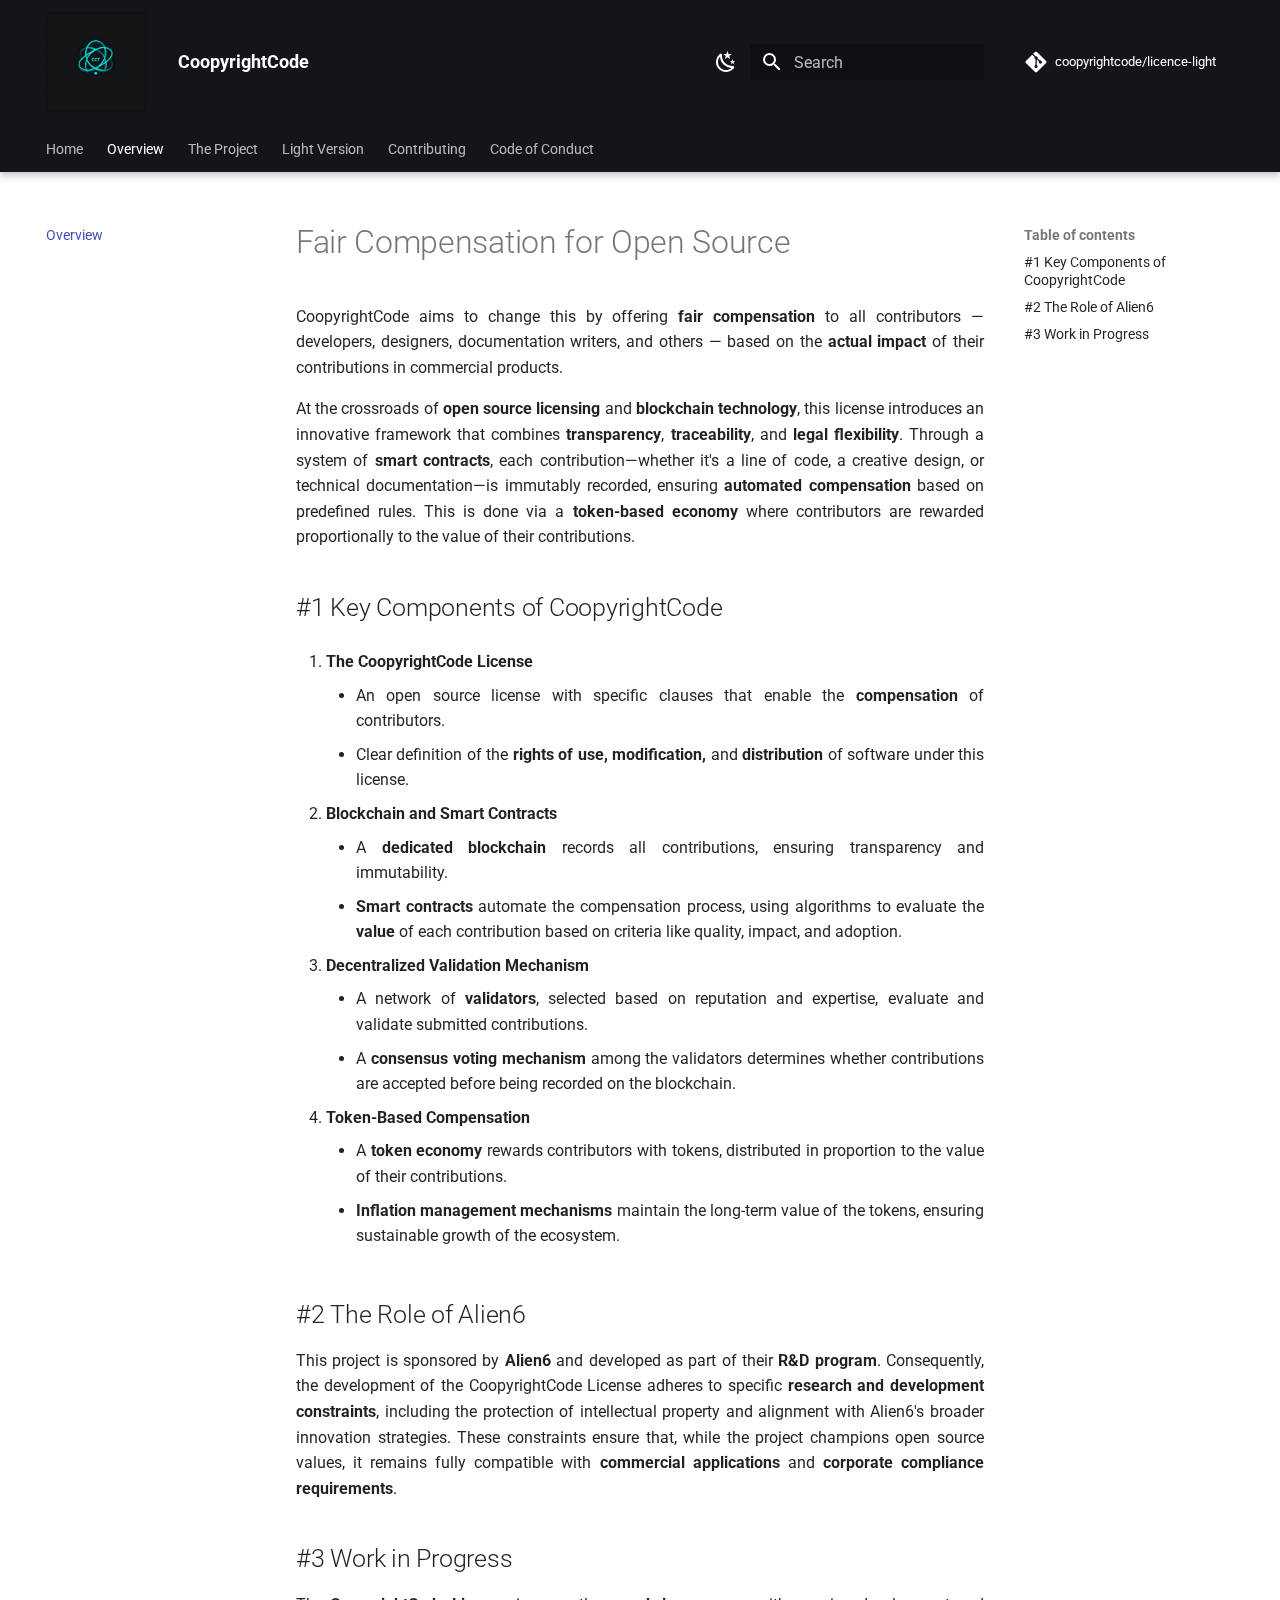
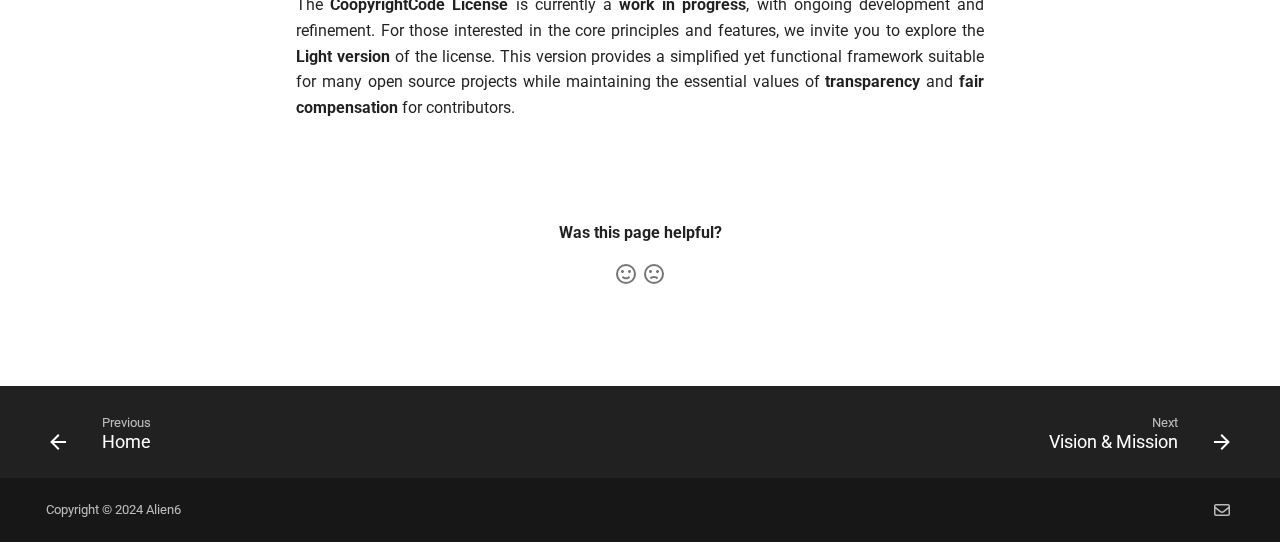
<file: overview/index.html>
<!doctype html>
<html lang="en" class="no-js">
  <head>
    
      <meta charset="utf-8">
      <meta name="viewport" content="width=device-width,initial-scale=1">
      
        <meta name="description" content="CoopyrightCode Licence Light">
      
      
        <meta name="author" content="Ludovic FERNANDEZ, Alien6">
      
      
        <link rel="canonical" href="https://licence.coopyrightcode.com/overview/">
      
      
        <link rel="prev" href="..">
      
      
        <link rel="next" href="../project/mission/">
      
      
      <link rel="icon" href="../assets/images/logo.png">
      <meta name="generator" content="mkdocs-1.6.1, mkdocs-material-9.5.38">
    
    
      
        <title>Overview - CoopyrightCode</title>
      
    
    
      <link rel="stylesheet" href="../assets/stylesheets/main.8c3ca2c6.min.css">
      
        
        <link rel="stylesheet" href="../assets/stylesheets/palette.06af60db.min.css">
      
      
  
  
    
    
  
    
    
  
    
    
  
    
    
  
    
    
  
    
    
  
    
    
  
    
    
  
    
    
  
    
    
  
    
    
  
    
    
  
  
  <style>:root{--md-admonition-icon--note:url('data:image/svg+xml;charset=utf-8,<svg xmlns="http://www.w3.org/2000/svg" viewBox="0 0 16 16"><path d="M1 7.775V2.75C1 1.784 1.784 1 2.75 1h5.025c.464 0 .91.184 1.238.513l6.25 6.25a1.75 1.75 0 0 1 0 2.474l-5.026 5.026a1.75 1.75 0 0 1-2.474 0l-6.25-6.25A1.75 1.75 0 0 1 1 7.775m1.5 0c0 .066.026.13.073.177l6.25 6.25a.25.25 0 0 0 .354 0l5.025-5.025a.25.25 0 0 0 0-.354l-6.25-6.25a.25.25 0 0 0-.177-.073H2.75a.25.25 0 0 0-.25.25ZM6 5a1 1 0 1 1 0 2 1 1 0 0 1 0-2"/></svg>');--md-admonition-icon--abstract:url('data:image/svg+xml;charset=utf-8,<svg xmlns="http://www.w3.org/2000/svg" viewBox="0 0 16 16"><path d="M2.5 1.75v11.5c0 .138.112.25.25.25h3.17a.75.75 0 0 1 0 1.5H2.75A1.75 1.75 0 0 1 1 13.25V1.75C1 .784 1.784 0 2.75 0h8.5C12.216 0 13 .784 13 1.75v7.736a.75.75 0 0 1-1.5 0V1.75a.25.25 0 0 0-.25-.25h-8.5a.25.25 0 0 0-.25.25m13.274 9.537zl-4.557 4.45a.75.75 0 0 1-1.055-.008l-1.943-1.95a.75.75 0 0 1 1.062-1.058l1.419 1.425 4.026-3.932a.75.75 0 1 1 1.048 1.074M4.75 4h4.5a.75.75 0 0 1 0 1.5h-4.5a.75.75 0 0 1 0-1.5M4 7.75A.75.75 0 0 1 4.75 7h2a.75.75 0 0 1 0 1.5h-2A.75.75 0 0 1 4 7.75"/></svg>');--md-admonition-icon--info:url('data:image/svg+xml;charset=utf-8,<svg xmlns="http://www.w3.org/2000/svg" viewBox="0 0 16 16"><path d="M0 8a8 8 0 1 1 16 0A8 8 0 0 1 0 8m8-6.5a6.5 6.5 0 1 0 0 13 6.5 6.5 0 0 0 0-13M6.5 7.75A.75.75 0 0 1 7.25 7h1a.75.75 0 0 1 .75.75v2.75h.25a.75.75 0 0 1 0 1.5h-2a.75.75 0 0 1 0-1.5h.25v-2h-.25a.75.75 0 0 1-.75-.75M8 6a1 1 0 1 1 0-2 1 1 0 0 1 0 2"/></svg>');--md-admonition-icon--tip:url('data:image/svg+xml;charset=utf-8,<svg xmlns="http://www.w3.org/2000/svg" viewBox="0 0 16 16"><path d="M3.499.75a.75.75 0 0 1 1.5 0v.996C5.9 2.903 6.793 3.65 7.662 4.376l.24.202c-.036-.694.055-1.422.426-2.163C9.1.873 10.794-.045 12.622.26 14.408.558 16 1.94 16 4.25c0 1.278-.954 2.575-2.44 2.734l.146.508.065.22c.203.701.412 1.455.476 2.226.142 1.707-.4 3.03-1.487 3.898C11.714 14.671 10.27 15 8.75 15h-6a.75.75 0 0 1 0-1.5h1.376a4.5 4.5 0 0 1-.563-1.191 3.84 3.84 0 0 1-.05-2.063 4.65 4.65 0 0 1-2.025-.293.75.75 0 0 1 .525-1.406c1.357.507 2.376-.006 2.698-.318l.009-.01a.747.747 0 0 1 1.06 0 .75.75 0 0 1-.012 1.074c-.912.92-.992 1.835-.768 2.586.221.74.745 1.337 1.196 1.621H8.75c1.343 0 2.398-.296 3.074-.836.635-.507 1.036-1.31.928-2.602-.05-.603-.216-1.224-.422-1.93l-.064-.221c-.12-.407-.246-.84-.353-1.29a2.4 2.4 0 0 1-.507-.441 3.1 3.1 0 0 1-.633-1.248.75.75 0 0 1 1.455-.364c.046.185.144.436.31.627.146.168.353.305.712.305.738 0 1.25-.615 1.25-1.25 0-1.47-.95-2.315-2.123-2.51-1.172-.196-2.227.387-2.706 1.345-.46.92-.27 1.774.019 3.062l.042.19.01.05c.348.443.666.949.94 1.553a.75.75 0 1 1-1.365.62c-.553-1.217-1.32-1.94-2.3-2.768L6.7 5.527c-.814-.68-1.75-1.462-2.692-2.619a3.7 3.7 0 0 0-1.023.88c-.406.495-.663 1.036-.722 1.508.116.122.306.21.591.239.388.038.797-.06 1.032-.19a.75.75 0 0 1 .728 1.31c-.515.287-1.23.439-1.906.373-.682-.067-1.473-.38-1.879-1.193L.75 5.677V5.5c0-.984.48-1.94 1.077-2.664.46-.559 1.05-1.055 1.673-1.353z"/></svg>');--md-admonition-icon--success:url('data:image/svg+xml;charset=utf-8,<svg xmlns="http://www.w3.org/2000/svg" viewBox="0 0 16 16"><path d="M13.78 4.22a.75.75 0 0 1 0 1.06l-7.25 7.25a.75.75 0 0 1-1.06 0L2.22 9.28a.75.75 0 0 1 .018-1.042.75.75 0 0 1 1.042-.018L6 10.94l6.72-6.72a.75.75 0 0 1 1.06 0"/></svg>');--md-admonition-icon--question:url('data:image/svg+xml;charset=utf-8,<svg xmlns="http://www.w3.org/2000/svg" viewBox="0 0 16 16"><path d="M0 8a8 8 0 1 1 16 0A8 8 0 0 1 0 8m8-6.5a6.5 6.5 0 1 0 0 13 6.5 6.5 0 0 0 0-13M6.92 6.085h.001a.749.749 0 1 1-1.342-.67c.169-.339.436-.701.849-.977C6.845 4.16 7.369 4 8 4a2.76 2.76 0 0 1 1.637.525c.503.377.863.965.863 1.725 0 .448-.115.83-.329 1.15-.205.307-.47.513-.692.662-.109.072-.22.138-.313.195l-.006.004a6 6 0 0 0-.26.16 1 1 0 0 0-.276.245.75.75 0 0 1-1.248-.832c.184-.264.42-.489.692-.661q.154-.1.313-.195l.007-.004c.1-.061.182-.11.258-.161a1 1 0 0 0 .277-.245C8.96 6.514 9 6.427 9 6.25a.61.61 0 0 0-.262-.525A1.27 1.27 0 0 0 8 5.5c-.369 0-.595.09-.74.187a1 1 0 0 0-.34.398M9 11a1 1 0 1 1-2 0 1 1 0 0 1 2 0"/></svg>');--md-admonition-icon--warning:url('data:image/svg+xml;charset=utf-8,<svg xmlns="http://www.w3.org/2000/svg" viewBox="0 0 16 16"><path d="M6.457 1.047c.659-1.234 2.427-1.234 3.086 0l6.082 11.378A1.75 1.75 0 0 1 14.082 15H1.918a1.75 1.75 0 0 1-1.543-2.575Zm1.763.707a.25.25 0 0 0-.44 0L1.698 13.132a.25.25 0 0 0 .22.368h12.164a.25.25 0 0 0 .22-.368Zm.53 3.996v2.5a.75.75 0 0 1-1.5 0v-2.5a.75.75 0 0 1 1.5 0M9 11a1 1 0 1 1-2 0 1 1 0 0 1 2 0"/></svg>');--md-admonition-icon--failure:url('data:image/svg+xml;charset=utf-8,<svg xmlns="http://www.w3.org/2000/svg" viewBox="0 0 16 16"><path d="M2.344 2.343za8 8 0 0 1 11.314 11.314A8.002 8.002 0 0 1 .234 10.089a8 8 0 0 1 2.11-7.746m1.06 10.253a6.5 6.5 0 1 0 9.108-9.275 6.5 6.5 0 0 0-9.108 9.275M6.03 4.97 8 6.94l1.97-1.97a.749.749 0 0 1 1.275.326.75.75 0 0 1-.215.734L9.06 8l1.97 1.97a.749.749 0 0 1-.326 1.275.75.75 0 0 1-.734-.215L8 9.06l-1.97 1.97a.749.749 0 0 1-1.275-.326.75.75 0 0 1 .215-.734L6.94 8 4.97 6.03a.75.75 0 0 1 .018-1.042.75.75 0 0 1 1.042-.018"/></svg>');--md-admonition-icon--danger:url('data:image/svg+xml;charset=utf-8,<svg xmlns="http://www.w3.org/2000/svg" viewBox="0 0 16 16"><path d="M9.504.43a1.516 1.516 0 0 1 2.437 1.713L10.415 5.5h2.123c1.57 0 2.346 1.909 1.22 3.004l-7.34 7.142a1.25 1.25 0 0 1-.871.354h-.302a1.25 1.25 0 0 1-1.157-1.723L5.633 10.5H3.462c-1.57 0-2.346-1.909-1.22-3.004zm1.047 1.074L3.286 8.571A.25.25 0 0 0 3.462 9H6.75a.75.75 0 0 1 .694 1.034l-1.713 4.188 6.982-6.793A.25.25 0 0 0 12.538 7H9.25a.75.75 0 0 1-.683-1.06l2.008-4.418.003-.006-.004-.009-.006-.006-.008-.001q-.005 0-.009.004"/></svg>');--md-admonition-icon--bug:url('data:image/svg+xml;charset=utf-8,<svg xmlns="http://www.w3.org/2000/svg" viewBox="0 0 16 16"><path d="M4.72.22a.75.75 0 0 1 1.06 0l1 .999a3.5 3.5 0 0 1 2.441 0l.999-1a.748.748 0 0 1 1.265.332.75.75 0 0 1-.205.729l-.775.776c.616.63.995 1.493.995 2.444v.327q0 .15-.025.292c.408.14.764.392 1.029.722l1.968-.787a.75.75 0 0 1 .556 1.392L13 7.258V9h2.25a.75.75 0 0 1 0 1.5H13v.5q-.002.615-.141 1.186l2.17.868a.75.75 0 0 1-.557 1.392l-2.184-.873A5 5 0 0 1 8 16a5 5 0 0 1-4.288-2.427l-2.183.873a.75.75 0 0 1-.558-1.392l2.17-.868A5 5 0 0 1 3 11v-.5H.75a.75.75 0 0 1 0-1.5H3V7.258L.971 6.446a.75.75 0 0 1 .558-1.392l1.967.787c.265-.33.62-.583 1.03-.722a1.7 1.7 0 0 1-.026-.292V4.5c0-.951.38-1.814.995-2.444L4.72 1.28a.75.75 0 0 1 0-1.06m.53 6.28a.75.75 0 0 0-.75.75V11a3.5 3.5 0 1 0 7 0V7.25a.75.75 0 0 0-.75-.75ZM6.173 5h3.654A.17.17 0 0 0 10 4.827V4.5a2 2 0 1 0-4 0v.327c0 .096.077.173.173.173"/></svg>');--md-admonition-icon--example:url('data:image/svg+xml;charset=utf-8,<svg xmlns="http://www.w3.org/2000/svg" viewBox="0 0 16 16"><path d="M5 5.782V2.5h-.25a.75.75 0 0 1 0-1.5h6.5a.75.75 0 0 1 0 1.5H11v3.282l3.666 5.76C15.619 13.04 14.543 15 12.767 15H3.233c-1.776 0-2.852-1.96-1.899-3.458Zm-2.4 6.565a.75.75 0 0 0 .633 1.153h9.534a.75.75 0 0 0 .633-1.153L12.225 10.5h-8.45ZM9.5 2.5h-3V6c0 .143-.04.283-.117.403L4.73 9h6.54L9.617 6.403A.75.75 0 0 1 9.5 6Z"/></svg>');--md-admonition-icon--quote:url('data:image/svg+xml;charset=utf-8,<svg xmlns="http://www.w3.org/2000/svg" viewBox="0 0 16 16"><path d="M1.75 2.5h10.5a.75.75 0 0 1 0 1.5H1.75a.75.75 0 0 1 0-1.5m4 5h8.5a.75.75 0 0 1 0 1.5h-8.5a.75.75 0 0 1 0-1.5m0 5h8.5a.75.75 0 0 1 0 1.5h-8.5a.75.75 0 0 1 0-1.5M2.5 7.75v6a.75.75 0 0 1-1.5 0v-6a.75.75 0 0 1 1.5 0"/></svg>');}</style>



    
    
      
    
    
      
        
        
        <link rel="preconnect" href="https://fonts.gstatic.com" crossorigin>
        <link rel="stylesheet" href="https://fonts.googleapis.com/css?family=Roboto:300,300i,400,400i,700,700i%7CRoboto+Mono:400,400i,700,700i&display=fallback">
        <style>:root{--md-text-font:"Roboto";--md-code-font:"Roboto Mono"}</style>
      
    
    
    <script>__md_scope=new URL("..",location),__md_hash=e=>[...e].reduce(((e,_)=>(e<<5)-e+_.charCodeAt(0)),0),__md_get=(e,_=localStorage,t=__md_scope)=>JSON.parse(_.getItem(t.pathname+"."+e)),__md_set=(e,_,t=localStorage,a=__md_scope)=>{try{t.setItem(a.pathname+"."+e,JSON.stringify(_))}catch(e){}}</script>
    
      
  


    
    
    
  <link
    rel="stylesheet"
    href="../assets/stylesheets/custom.f7ec4df2.min.css"
  />
  
  </head>
  
  
    
    
      
    
    
    
    
    <body dir="ltr" data-md-color-scheme="default" data-md-color-primary="black" data-md-color-accent="blue">
  
    
    <input class="md-toggle" data-md-toggle="drawer" type="checkbox" id="__drawer" autocomplete="off">
    <input class="md-toggle" data-md-toggle="search" type="checkbox" id="__search" autocomplete="off">
    <label class="md-overlay" for="__drawer"></label>
    <div data-md-component="skip">
      
        
        <a href="#fair-compensation-for-open-source" class="md-skip">
          Skip to content
        </a>
      
    </div>
    <div data-md-component="announce">
      
    </div>
    
    
      

  

<header class="md-header md-header--shadow md-header--lifted" data-md-component="header">
  <nav class="md-header__inner md-grid" aria-label="Header">
    <a href=".." title="CoopyrightCode" class="md-header__button md-logo" aria-label="CoopyrightCode" data-md-component="logo">
      
  <img src="../assets/images/logo.png" alt="logo">

    </a>
    <label class="md-header__button md-icon" for="__drawer">
      
      <svg xmlns="http://www.w3.org/2000/svg" viewBox="0 0 24 24"><path d="M3 6h18v2H3zm0 5h18v2H3zm0 5h18v2H3z"/></svg>
    </label>
    <div class="md-header__title" data-md-component="header-title">
      <div class="md-header__ellipsis">
        <div class="md-header__topic">
          <span class="md-ellipsis">
            CoopyrightCode
          </span>
        </div>
        <div class="md-header__topic" data-md-component="header-topic">
          <span class="md-ellipsis">
            
              Overview
            
          </span>
        </div>
      </div>
    </div>
    
      
        <form class="md-header__option" data-md-component="palette">
  
    
    
    
    <input class="md-option" data-md-color-media="" data-md-color-scheme="default" data-md-color-primary="black" data-md-color-accent="blue"  aria-label="Switch to dark mode"  type="radio" name="__palette" id="__palette_0">
    
      <label class="md-header__button md-icon" title="Switch to dark mode" for="__palette_1" hidden>
        <svg xmlns="http://www.w3.org/2000/svg" viewBox="0 0 24 24"><path d="m17.75 4.09-2.53 1.94.91 3.06-2.63-1.81-2.63 1.81.91-3.06-2.53-1.94L12.44 4l1.06-3 1.06 3zm3.5 6.91-1.64 1.25.59 1.98-1.7-1.17-1.7 1.17.59-1.98L15.75 11l2.06-.05L18.5 9l.69 1.95zm-2.28 4.95c.83-.08 1.72 1.1 1.19 1.85-.32.45-.66.87-1.08 1.27C15.17 23 8.84 23 4.94 19.07c-3.91-3.9-3.91-10.24 0-14.14.4-.4.82-.76 1.27-1.08.75-.53 1.93.36 1.85 1.19-.27 2.86.69 5.83 2.89 8.02a9.96 9.96 0 0 0 8.02 2.89m-1.64 2.02a12.08 12.08 0 0 1-7.8-3.47c-2.17-2.19-3.33-5-3.49-7.82-2.81 3.14-2.7 7.96.31 10.98 3.02 3.01 7.84 3.12 10.98.31"/></svg>
      </label>
    
  
    
    
    
    <input class="md-option" data-md-color-media="" data-md-color-scheme="slate" data-md-color-primary="black" data-md-color-accent="blue-grey"  aria-label="Switch to light mode"  type="radio" name="__palette" id="__palette_1">
    
      <label class="md-header__button md-icon" title="Switch to light mode" for="__palette_0" hidden>
        <svg xmlns="http://www.w3.org/2000/svg" viewBox="0 0 24 24"><path d="M12 7a5 5 0 0 1 5 5 5 5 0 0 1-5 5 5 5 0 0 1-5-5 5 5 0 0 1 5-5m0 2a3 3 0 0 0-3 3 3 3 0 0 0 3 3 3 3 0 0 0 3-3 3 3 0 0 0-3-3m0-7 2.39 3.42C13.65 5.15 12.84 5 12 5s-1.65.15-2.39.42zM3.34 7l4.16-.35A7.2 7.2 0 0 0 5.94 8.5c-.44.74-.69 1.5-.83 2.29zm.02 10 1.76-3.77a7.131 7.131 0 0 0 2.38 4.14zM20.65 7l-1.77 3.79a7.02 7.02 0 0 0-2.38-4.15zm-.01 10-4.14.36c.59-.51 1.12-1.14 1.54-1.86.42-.73.69-1.5.83-2.29zM12 22l-2.41-3.44c.74.27 1.55.44 2.41.44.82 0 1.63-.17 2.37-.44z"/></svg>
      </label>
    
  
</form>
      
    
    
      <script>var palette=__md_get("__palette");if(palette&&palette.color){if("(prefers-color-scheme)"===palette.color.media){var media=matchMedia("(prefers-color-scheme: light)"),input=document.querySelector(media.matches?"[data-md-color-media='(prefers-color-scheme: light)']":"[data-md-color-media='(prefers-color-scheme: dark)']");palette.color.media=input.getAttribute("data-md-color-media"),palette.color.scheme=input.getAttribute("data-md-color-scheme"),palette.color.primary=input.getAttribute("data-md-color-primary"),palette.color.accent=input.getAttribute("data-md-color-accent")}for(var[key,value]of Object.entries(palette.color))document.body.setAttribute("data-md-color-"+key,value)}</script>
    
    
    
      <label class="md-header__button md-icon" for="__search">
        
        <svg xmlns="http://www.w3.org/2000/svg" viewBox="0 0 24 24"><path d="M9.5 3A6.5 6.5 0 0 1 16 9.5c0 1.61-.59 3.09-1.56 4.23l.27.27h.79l5 5-1.5 1.5-5-5v-.79l-.27-.27A6.52 6.52 0 0 1 9.5 16 6.5 6.5 0 0 1 3 9.5 6.5 6.5 0 0 1 9.5 3m0 2C7 5 5 7 5 9.5S7 14 9.5 14 14 12 14 9.5 12 5 9.5 5"/></svg>
      </label>
      <div class="md-search" data-md-component="search" role="dialog">
  <label class="md-search__overlay" for="__search"></label>
  <div class="md-search__inner" role="search">
    <form class="md-search__form" name="search">
      <input type="text" class="md-search__input" name="query" aria-label="Search" placeholder="Search" autocapitalize="off" autocorrect="off" autocomplete="off" spellcheck="false" data-md-component="search-query" required>
      <label class="md-search__icon md-icon" for="__search">
        
        <svg xmlns="http://www.w3.org/2000/svg" viewBox="0 0 24 24"><path d="M9.5 3A6.5 6.5 0 0 1 16 9.5c0 1.61-.59 3.09-1.56 4.23l.27.27h.79l5 5-1.5 1.5-5-5v-.79l-.27-.27A6.52 6.52 0 0 1 9.5 16 6.5 6.5 0 0 1 3 9.5 6.5 6.5 0 0 1 9.5 3m0 2C7 5 5 7 5 9.5S7 14 9.5 14 14 12 14 9.5 12 5 9.5 5"/></svg>
        
        <svg xmlns="http://www.w3.org/2000/svg" viewBox="0 0 24 24"><path d="M20 11v2H8l5.5 5.5-1.42 1.42L4.16 12l7.92-7.92L13.5 5.5 8 11z"/></svg>
      </label>
      <nav class="md-search__options" aria-label="Search">
        
          <a href="javascript:void(0)" class="md-search__icon md-icon" title="Share" aria-label="Share" data-clipboard data-clipboard-text="" data-md-component="search-share" tabindex="-1">
            
            <svg xmlns="http://www.w3.org/2000/svg" viewBox="0 0 24 24"><path d="M18 16.08c-.76 0-1.44.3-1.96.77L8.91 12.7c.05-.23.09-.46.09-.7s-.04-.47-.09-.7l7.05-4.11c.54.5 1.25.81 2.04.81a3 3 0 0 0 3-3 3 3 0 0 0-3-3 3 3 0 0 0-3 3c0 .24.04.47.09.7L8.04 9.81C7.5 9.31 6.79 9 6 9a3 3 0 0 0-3 3 3 3 0 0 0 3 3c.79 0 1.5-.31 2.04-.81l7.12 4.15c-.05.21-.08.43-.08.66 0 1.61 1.31 2.91 2.92 2.91s2.92-1.3 2.92-2.91A2.92 2.92 0 0 0 18 16.08"/></svg>
          </a>
        
        <button type="reset" class="md-search__icon md-icon" title="Clear" aria-label="Clear" tabindex="-1">
          
          <svg xmlns="http://www.w3.org/2000/svg" viewBox="0 0 24 24"><path d="M19 6.41 17.59 5 12 10.59 6.41 5 5 6.41 10.59 12 5 17.59 6.41 19 12 13.41 17.59 19 19 17.59 13.41 12z"/></svg>
        </button>
      </nav>
      
        <div class="md-search__suggest" data-md-component="search-suggest"></div>
      
    </form>
    <div class="md-search__output">
      <div class="md-search__scrollwrap" tabindex="0" data-md-scrollfix>
        <div class="md-search-result" data-md-component="search-result">
          <div class="md-search-result__meta">
            Initializing search
          </div>
          <ol class="md-search-result__list" role="presentation"></ol>
        </div>
      </div>
    </div>
  </div>
</div>
    
    
      <div class="md-header__source">
        <a href="https://github.com/coopyrightcode/licence-light" title="Go to repository" class="md-source" data-md-component="source">
  <div class="md-source__icon md-icon">
    
    <svg xmlns="http://www.w3.org/2000/svg" viewBox="0 0 448 512"><!--! Font Awesome Free 6.6.0 by @fontawesome - https://fontawesome.com License - https://fontawesome.com/license/free (Icons: CC BY 4.0, Fonts: SIL OFL 1.1, Code: MIT License) Copyright 2024 Fonticons, Inc.--><path d="M439.55 236.05 244 40.45a28.87 28.87 0 0 0-40.81 0l-40.66 40.63 51.52 51.52c27.06-9.14 52.68 16.77 43.39 43.68l49.66 49.66c34.23-11.8 61.18 31 35.47 56.69-26.49 26.49-70.21-2.87-56-37.34L240.22 199v121.85c25.3 12.54 22.26 41.85 9.08 55a34.34 34.34 0 0 1-48.55 0c-17.57-17.6-11.07-46.91 11.25-56v-123c-20.8-8.51-24.6-30.74-18.64-45L142.57 101 8.45 235.14a28.86 28.86 0 0 0 0 40.81l195.61 195.6a28.86 28.86 0 0 0 40.8 0l194.69-194.69a28.86 28.86 0 0 0 0-40.81"/></svg>
  </div>
  <div class="md-source__repository">
    coopyrightcode/licence-light
  </div>
</a>
      </div>
    
  </nav>
  
    
      
<nav class="md-tabs" aria-label="Tabs" data-md-component="tabs">
  <div class="md-grid">
    <ul class="md-tabs__list">
      
        
  
  
  
    <li class="md-tabs__item">
      <a href=".." class="md-tabs__link">
        
  
    
  
  Home

      </a>
    </li>
  

      
        
  
  
    
  
  
    <li class="md-tabs__item md-tabs__item--active">
      <a href="./" class="md-tabs__link">
        
  
    
  
  Overview

      </a>
    </li>
  

      
        
  
  
  
    
    
      <li class="md-tabs__item">
        <a href="../project/mission/" class="md-tabs__link">
          
  
    
  
  The Project

        </a>
      </li>
    
  

      
        
  
  
  
    
    
      <li class="md-tabs__item">
        <a href="../light/licence/" class="md-tabs__link">
          
  
    
  
  Light Version

        </a>
      </li>
    
  

      
        
  
  
  
    <li class="md-tabs__item">
      <a href="../contributing/" class="md-tabs__link">
        
  
    
  
  Contributing

      </a>
    </li>
  

      
        
  
  
  
    <li class="md-tabs__item">
      <a href="../code_of_conduct/" class="md-tabs__link">
        
  
    
  
  Code of Conduct

      </a>
    </li>
  

      
    </ul>
  </div>
</nav>
    
  
</header>
    
    <div class="md-container" data-md-component="container">
      
      
        
      
      <main class="md-main" data-md-component="main">
        <div class="md-main__inner md-grid">
          
            
              
              <div class="md-sidebar md-sidebar--primary" data-md-component="sidebar" data-md-type="navigation" >
                <div class="md-sidebar__scrollwrap">
                  <div class="md-sidebar__inner">
                    


  


<nav class="md-nav md-nav--primary md-nav--lifted" aria-label="Navigation" data-md-level="0">
  <label class="md-nav__title" for="__drawer">
    <a href=".." title="CoopyrightCode" class="md-nav__button md-logo" aria-label="CoopyrightCode" data-md-component="logo">
      
  <img src="../assets/images/logo.png" alt="logo">

    </a>
    CoopyrightCode
  </label>
  
    <div class="md-nav__source">
      <a href="https://github.com/coopyrightcode/licence-light" title="Go to repository" class="md-source" data-md-component="source">
  <div class="md-source__icon md-icon">
    
    <svg xmlns="http://www.w3.org/2000/svg" viewBox="0 0 448 512"><!--! Font Awesome Free 6.6.0 by @fontawesome - https://fontawesome.com License - https://fontawesome.com/license/free (Icons: CC BY 4.0, Fonts: SIL OFL 1.1, Code: MIT License) Copyright 2024 Fonticons, Inc.--><path d="M439.55 236.05 244 40.45a28.87 28.87 0 0 0-40.81 0l-40.66 40.63 51.52 51.52c27.06-9.14 52.68 16.77 43.39 43.68l49.66 49.66c34.23-11.8 61.18 31 35.47 56.69-26.49 26.49-70.21-2.87-56-37.34L240.22 199v121.85c25.3 12.54 22.26 41.85 9.08 55a34.34 34.34 0 0 1-48.55 0c-17.57-17.6-11.07-46.91 11.25-56v-123c-20.8-8.51-24.6-30.74-18.64-45L142.57 101 8.45 235.14a28.86 28.86 0 0 0 0 40.81l195.61 195.6a28.86 28.86 0 0 0 40.8 0l194.69-194.69a28.86 28.86 0 0 0 0-40.81"/></svg>
  </div>
  <div class="md-source__repository">
    coopyrightcode/licence-light
  </div>
</a>
    </div>
  
  <ul class="md-nav__list" data-md-scrollfix>
    
      
      
  
  
  
  
    <li class="md-nav__item">
      <a href=".." class="md-nav__link">
        
  
  <span class="md-ellipsis">
    Home
  </span>
  

      </a>
    </li>
  

    
      
      
  
  
    
  
  
  
    <li class="md-nav__item md-nav__item--active">
      
      <input class="md-nav__toggle md-toggle" type="checkbox" id="__toc">
      
      
        
      
      
        <label class="md-nav__link md-nav__link--active" for="__toc">
          
  
  <span class="md-ellipsis">
    Overview
  </span>
  

          <span class="md-nav__icon md-icon"></span>
        </label>
      
      <a href="./" class="md-nav__link md-nav__link--active">
        
  
  <span class="md-ellipsis">
    Overview
  </span>
  

      </a>
      
        

<nav class="md-nav md-nav--secondary" aria-label="Table of contents">
  
  
  
    
  
  
    <label class="md-nav__title" for="__toc">
      <span class="md-nav__icon md-icon"></span>
      Table of contents
    </label>
    <ul class="md-nav__list" data-md-component="toc" data-md-scrollfix>
      
        <li class="md-nav__item">
  <a href="#1-key-components-of-coopyrightcode" class="md-nav__link">
    <span class="md-ellipsis">
      #1 Key Components of CoopyrightCode
    </span>
  </a>
  
</li>
      
        <li class="md-nav__item">
  <a href="#2-the-role-of-alien6" class="md-nav__link">
    <span class="md-ellipsis">
      #2 The Role of Alien6
    </span>
  </a>
  
</li>
      
        <li class="md-nav__item">
  <a href="#3-work-in-progress" class="md-nav__link">
    <span class="md-ellipsis">
      #3 Work in Progress
    </span>
  </a>
  
</li>
      
    </ul>
  
</nav>
      
    </li>
  

    
      
      
  
  
  
  
    
    
      
        
      
        
      
    
    
      
      
    
    
    <li class="md-nav__item md-nav__item--nested">
      
        
        
          
        
        <input class="md-nav__toggle md-toggle md-toggle--indeterminate" type="checkbox" id="__nav_3" >
        
          
          <label class="md-nav__link" for="__nav_3" id="__nav_3_label" tabindex="0">
            
  
  <span class="md-ellipsis">
    The Project
  </span>
  

            <span class="md-nav__icon md-icon"></span>
          </label>
        
        <nav class="md-nav" data-md-level="1" aria-labelledby="__nav_3_label" aria-expanded="false">
          <label class="md-nav__title" for="__nav_3">
            <span class="md-nav__icon md-icon"></span>
            The Project
          </label>
          <ul class="md-nav__list" data-md-scrollfix>
            
              
                
  
  
  
  
    <li class="md-nav__item">
      <a href="../project/mission/" class="md-nav__link">
        
  
  <span class="md-ellipsis">
    Vision & Mission
  </span>
  

      </a>
    </li>
  

              
            
              
                
  
  
  
  
    <li class="md-nav__item">
      <a href="../project/roadmap/" class="md-nav__link">
        
  
  <span class="md-ellipsis">
    Roadmap
  </span>
  

      </a>
    </li>
  

              
            
          </ul>
        </nav>
      
    </li>
  

    
      
      
  
  
  
  
    
    
      
        
      
        
      
        
      
    
    
      
      
    
    
    <li class="md-nav__item md-nav__item--nested">
      
        
        
          
        
        <input class="md-nav__toggle md-toggle md-toggle--indeterminate" type="checkbox" id="__nav_4" >
        
          
          <label class="md-nav__link" for="__nav_4" id="__nav_4_label" tabindex="0">
            
  
  <span class="md-ellipsis">
    Light Version
  </span>
  

            <span class="md-nav__icon md-icon"></span>
          </label>
        
        <nav class="md-nav" data-md-level="1" aria-labelledby="__nav_4_label" aria-expanded="false">
          <label class="md-nav__title" for="__nav_4">
            <span class="md-nav__icon md-icon"></span>
            Light Version
          </label>
          <ul class="md-nav__list" data-md-scrollfix>
            
              
                
  
  
  
  
    <li class="md-nav__item">
      <a href="../light/licence/" class="md-nav__link">
        
  
  <span class="md-ellipsis">
    Licence
  </span>
  

      </a>
    </li>
  

              
            
              
                
  
  
  
  
    <li class="md-nav__item">
      <a href="../light/usage/" class="md-nav__link">
        
  
  <span class="md-ellipsis">
    Usage
  </span>
  

      </a>
    </li>
  

              
            
              
                
  
  
  
  
    <li class="md-nav__item">
      <a href="../light/faq/" class="md-nav__link">
        
  
  <span class="md-ellipsis">
    FAQ
  </span>
  

      </a>
    </li>
  

              
            
          </ul>
        </nav>
      
    </li>
  

    
      
      
  
  
  
  
    <li class="md-nav__item">
      <a href="../contributing/" class="md-nav__link">
        
  
  <span class="md-ellipsis">
    Contributing
  </span>
  

      </a>
    </li>
  

    
      
      
  
  
  
  
    <li class="md-nav__item">
      <a href="../code_of_conduct/" class="md-nav__link">
        
  
  <span class="md-ellipsis">
    Code of Conduct
  </span>
  

      </a>
    </li>
  

    
  </ul>
</nav>
                  </div>
                </div>
              </div>
            
            
              
              <div class="md-sidebar md-sidebar--secondary" data-md-component="sidebar" data-md-type="toc" >
                <div class="md-sidebar__scrollwrap">
                  <div class="md-sidebar__inner">
                    

<nav class="md-nav md-nav--secondary" aria-label="Table of contents">
  
  
  
    
  
  
    <label class="md-nav__title" for="__toc">
      <span class="md-nav__icon md-icon"></span>
      Table of contents
    </label>
    <ul class="md-nav__list" data-md-component="toc" data-md-scrollfix>
      
        <li class="md-nav__item">
  <a href="#1-key-components-of-coopyrightcode" class="md-nav__link">
    <span class="md-ellipsis">
      #1 Key Components of CoopyrightCode
    </span>
  </a>
  
</li>
      
        <li class="md-nav__item">
  <a href="#2-the-role-of-alien6" class="md-nav__link">
    <span class="md-ellipsis">
      #2 The Role of Alien6
    </span>
  </a>
  
</li>
      
        <li class="md-nav__item">
  <a href="#3-work-in-progress" class="md-nav__link">
    <span class="md-ellipsis">
      #3 Work in Progress
    </span>
  </a>
  
</li>
      
    </ul>
  
</nav>
                  </div>
                </div>
              </div>
            
          
          
            <div class="md-content" data-md-component="content">
              <article class="md-content__inner md-typeset">
                
                  

  
  


<h1 id="fair-compensation-for-open-source">Fair Compensation for Open Source</h1>
<p>CoopyrightCode aims to change this by offering <strong>fair compensation</strong> to all contributors — developers, designers, documentation writers, and others — based on the <strong>actual impact</strong> of their contributions in commercial products.</p>
<p>At the crossroads of <strong>open source licensing</strong> and <strong>blockchain technology</strong>, this license introduces an innovative framework that combines <strong>transparency</strong>, <strong>traceability</strong>, and <strong>legal flexibility</strong>. Through a system of <strong>smart contracts</strong>, each contribution—whether it's a line of code, a creative design, or technical documentation—is immutably recorded, ensuring <strong>automated compensation</strong> based on predefined rules. This is done via a <strong>token-based economy</strong> where contributors are rewarded proportionally to the value of their contributions.</p>
<h2 id="1-key-components-of-coopyrightcode">#1 Key Components of CoopyrightCode</h2>
<ol>
<li>
<p><strong>The CoopyrightCode License</strong></p>
<ul>
<li>An open source license with specific clauses that enable the <strong>compensation</strong> of contributors.</li>
<li>Clear definition of the <strong>rights of use, modification,</strong> and <strong>distribution</strong> of software under this license.</li>
</ul>
</li>
<li>
<p><strong>Blockchain and Smart Contracts</strong></p>
<ul>
<li>A <strong>dedicated blockchain</strong> records all contributions, ensuring transparency and immutability.</li>
<li><strong>Smart contracts</strong> automate the compensation process, using algorithms to evaluate the <strong>value</strong> of each contribution based on criteria like quality, impact, and adoption.</li>
</ul>
</li>
<li>
<p><strong>Decentralized Validation Mechanism</strong></p>
<ul>
<li>A network of <strong>validators</strong>, selected based on reputation and expertise, evaluate and validate submitted contributions.</li>
<li>A <strong>consensus voting mechanism</strong> among the validators determines whether contributions are accepted before being recorded on the blockchain.</li>
</ul>
</li>
<li>
<p><strong>Token-Based Compensation</strong></p>
<ul>
<li>A <strong>token economy</strong> rewards contributors with tokens, distributed in proportion to the value of their contributions.</li>
<li><strong>Inflation management mechanisms</strong> maintain the long-term value of the tokens, ensuring sustainable growth of the ecosystem.</li>
</ul>
</li>
</ol>
<h2 id="2-the-role-of-alien6">#2 The Role of Alien6</h2>
<p>This project is sponsored by <strong>Alien6</strong> and developed as part of their <strong>R&amp;D program</strong>. Consequently, the development of the CoopyrightCode License adheres to specific <strong>research and development constraints</strong>, including the protection of intellectual property and alignment with Alien6's broader innovation strategies. These constraints ensure that, while the project champions open source values, it remains fully compatible with <strong>commercial applications</strong> and <strong>corporate compliance requirements</strong>.</p>
<h2 id="3-work-in-progress">#3 Work in Progress</h2>
<p>The <strong>CoopyrightCode License</strong> is currently a <strong>work in progress</strong>, with ongoing development and refinement. For those interested in the core principles and features, we invite you to explore the <strong>Light version</strong> of the license. This version provides a simplified yet functional framework suitable for many open source projects while maintaining the essential values of <strong>transparency</strong> and <strong>fair compensation</strong> for contributors.</p>









  



  <form class="md-feedback" name="feedback" hidden>
    <fieldset>
      <legend class="md-feedback__title">
        Was this page helpful?
      </legend>
      <div class="md-feedback__inner">
        <div class="md-feedback__list">
          
            <button class="md-feedback__icon md-icon" type="submit" title="This page was helpful" data-md-value="1">
              <svg xmlns="http://www.w3.org/2000/svg" viewBox="0 0 24 24"><path d="M20 12a8 8 0 0 0-8-8 8 8 0 0 0-8 8 8 8 0 0 0 8 8 8 8 0 0 0 8-8m2 0a10 10 0 0 1-10 10A10 10 0 0 1 2 12 10 10 0 0 1 12 2a10 10 0 0 1 10 10M10 9.5c0 .8-.7 1.5-1.5 1.5S7 10.3 7 9.5 7.7 8 8.5 8s1.5.7 1.5 1.5m7 0c0 .8-.7 1.5-1.5 1.5S14 10.3 14 9.5 14.7 8 15.5 8s1.5.7 1.5 1.5m-5 7.73c-1.75 0-3.29-.73-4.19-1.81L9.23 14c.45.72 1.52 1.23 2.77 1.23s2.32-.51 2.77-1.23l1.42 1.42c-.9 1.08-2.44 1.81-4.19 1.81"/></svg>
            </button>
          
            <button class="md-feedback__icon md-icon" type="submit" title="This page could be improved" data-md-value="0">
              <svg xmlns="http://www.w3.org/2000/svg" viewBox="0 0 24 24"><path d="M20 12a8 8 0 0 0-8-8 8 8 0 0 0-8 8 8 8 0 0 0 8 8 8 8 0 0 0 8-8m2 0a10 10 0 0 1-10 10A10 10 0 0 1 2 12 10 10 0 0 1 12 2a10 10 0 0 1 10 10m-6.5-4c.8 0 1.5.7 1.5 1.5s-.7 1.5-1.5 1.5-1.5-.7-1.5-1.5.7-1.5 1.5-1.5M10 9.5c0 .8-.7 1.5-1.5 1.5S7 10.3 7 9.5 7.7 8 8.5 8s1.5.7 1.5 1.5m2 4.5c1.75 0 3.29.72 4.19 1.81l-1.42 1.42C14.32 16.5 13.25 16 12 16s-2.32.5-2.77 1.23l-1.42-1.42C8.71 14.72 10.25 14 12 14"/></svg>
            </button>
          
        </div>
        <div class="md-feedback__note">
          
            <div data-md-value="1" hidden>
              
              
                
              
              Thanks for your feedback!
            </div>
          
            <div data-md-value="0" hidden>
              
              
                
              
              Thanks for your feedback! Help us improve this page by using our <a href="..." target="_blank" rel="noopener">feedback form</a>.
            </div>
          
        </div>
      </div>
    </fieldset>
  </form>


                
              </article>
            </div>
          
          
<script>var target=document.getElementById(location.hash.slice(1));target&&target.name&&(target.checked=target.name.startsWith("__tabbed_"))</script>
        </div>
        
          <button type="button" class="md-top md-icon" data-md-component="top" hidden>
  
  <svg xmlns="http://www.w3.org/2000/svg" viewBox="0 0 24 24"><path d="M13 20h-2V8l-5.5 5.5-1.42-1.42L12 4.16l7.92 7.92-1.42 1.42L13 8z"/></svg>
  Back to top
</button>
        
      </main>
      
        <footer class="md-footer">
  
    
      
      <nav class="md-footer__inner md-grid" aria-label="Footer" >
        
          
          <a href=".." class="md-footer__link md-footer__link--prev" aria-label="Previous: Home">
            <div class="md-footer__button md-icon">
              
              <svg xmlns="http://www.w3.org/2000/svg" viewBox="0 0 24 24"><path d="M20 11v2H8l5.5 5.5-1.42 1.42L4.16 12l7.92-7.92L13.5 5.5 8 11z"/></svg>
            </div>
            <div class="md-footer__title">
              <span class="md-footer__direction">
                Previous
              </span>
              <div class="md-ellipsis">
                Home
              </div>
            </div>
          </a>
        
        
          
          <a href="../project/mission/" class="md-footer__link md-footer__link--next" aria-label="Next: Vision &amp; Mission">
            <div class="md-footer__title">
              <span class="md-footer__direction">
                Next
              </span>
              <div class="md-ellipsis">
                Vision & Mission
              </div>
            </div>
            <div class="md-footer__button md-icon">
              
              <svg xmlns="http://www.w3.org/2000/svg" viewBox="0 0 24 24"><path d="M4 11v2h12l-5.5 5.5 1.42 1.42L19.84 12l-7.92-7.92L10.5 5.5 16 11z"/></svg>
            </div>
          </a>
        
      </nav>
    
  
  <div class="md-footer-meta md-typeset">
    <div class="md-footer-meta__inner md-grid">
      <div class="md-copyright">
  
    <div class="md-copyright__highlight">
      Copyright &copy; 2024 Alien6
    </div>
  
  
</div>
      
        <div class="md-social">
  
    
    
    
    
    <a href="mailto:contact@alien6.com" target="_blank" rel="noopener" title="send us an email" class="md-social__link">
      <svg xmlns="http://www.w3.org/2000/svg" viewBox="0 0 512 512"><!--! Font Awesome Free 6.6.0 by @fontawesome - https://fontawesome.com License - https://fontawesome.com/license/free (Icons: CC BY 4.0, Fonts: SIL OFL 1.1, Code: MIT License) Copyright 2024 Fonticons, Inc.--><path d="M64 112c-8.8 0-16 7.2-16 16v22.1l172.5 141.6c20.7 17 50.4 17 71.1 0L464 150.1V128c0-8.8-7.2-16-16-16zM48 212.2V384c0 8.8 7.2 16 16 16h384c8.8 0 16-7.2 16-16V212.2L322 328.8c-38.4 31.5-93.7 31.5-132 0zM0 128c0-35.3 28.7-64 64-64h384c35.3 0 64 28.7 64 64v256c0 35.3-28.7 64-64 64H64c-35.3 0-64-28.7-64-64z"/></svg>
    </a>
  
</div>
      
    </div>
  </div>
</footer>
      
    </div>
    <div class="md-dialog" data-md-component="dialog">
      <div class="md-dialog__inner md-typeset"></div>
    </div>
    
    
    <script id="__config" type="application/json">{"base": "..", "features": ["announce.dismiss", "content.code.annotate", "content.code.copy", "content.tooltips", "header.autohide", "navigation.expand", "navigation.footer", "navigation.indexes", "navigation.tabs", "navigation.tabs.sticky", "navigation.top", "navigation.tracking", "search.highlight", "search.share", "search.suggest", "toc.follow"], "search": "../assets/javascripts/workers/search.6ce7567c.min.js", "translations": {"clipboard.copied": "Copied to clipboard", "clipboard.copy": "Copy to clipboard", "search.result.more.one": "1 more on this page", "search.result.more.other": "# more on this page", "search.result.none": "No matching documents", "search.result.one": "1 matching document", "search.result.other": "# matching documents", "search.result.placeholder": "Type to start searching", "search.result.term.missing": "Missing", "select.version": "Select version"}}</script>
    
    
      <script src="../assets/javascripts/bundle.d6f25eb3.min.js"></script>
      
        <script src="../assets/javascripts/feedback.js"></script>
      
    
  </body>
</html>
</file>
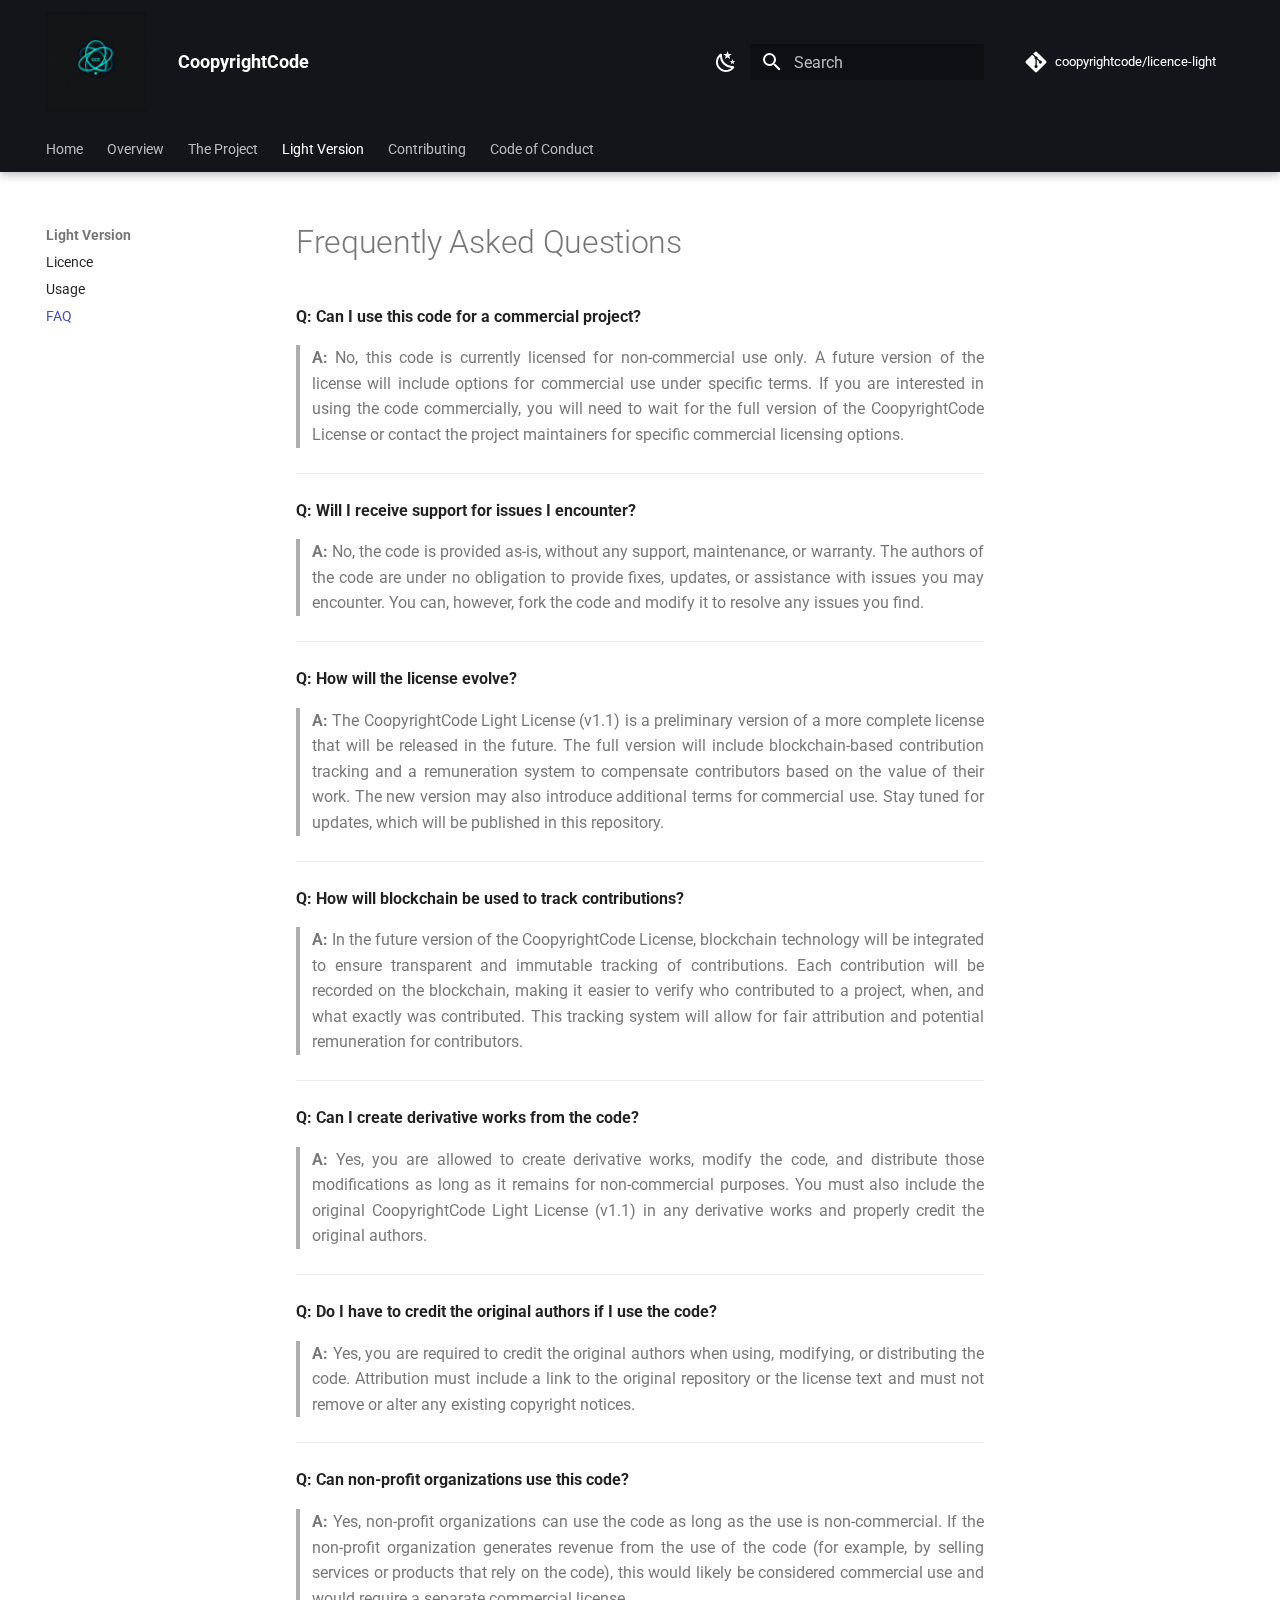
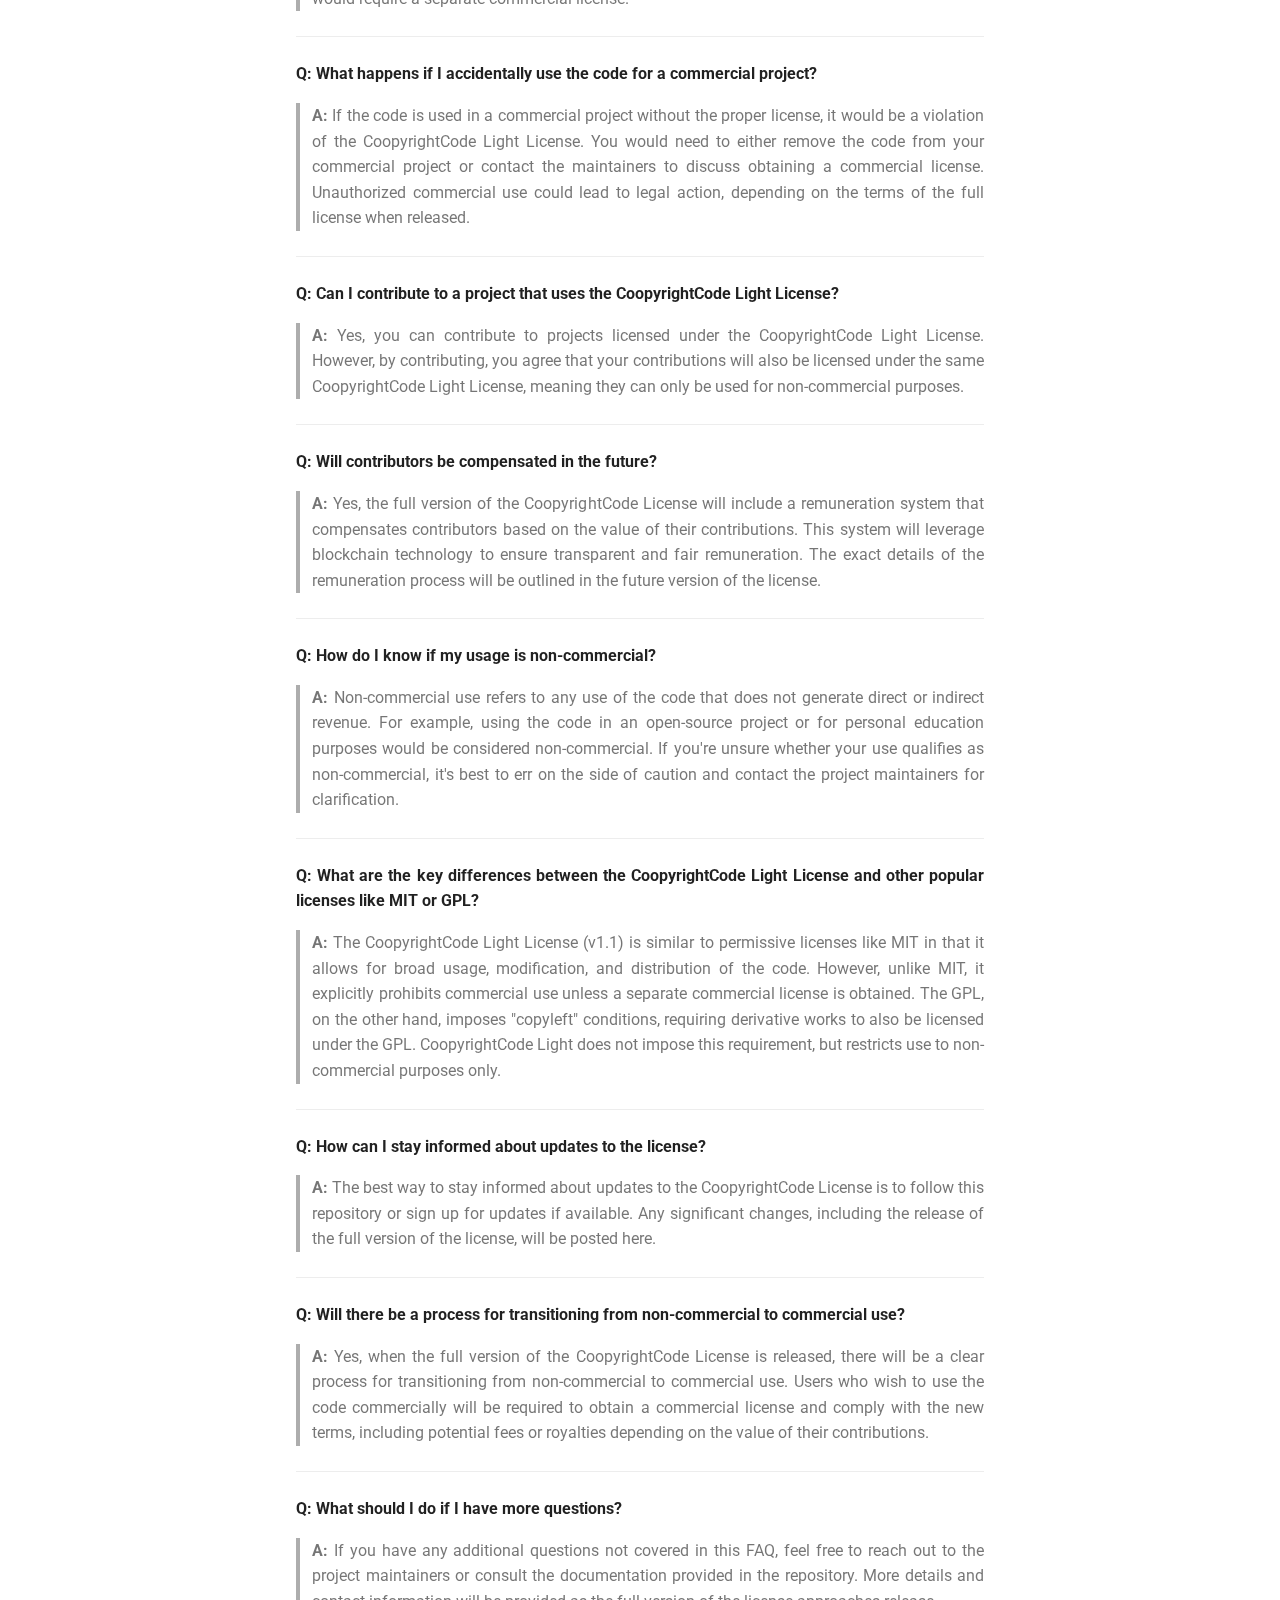
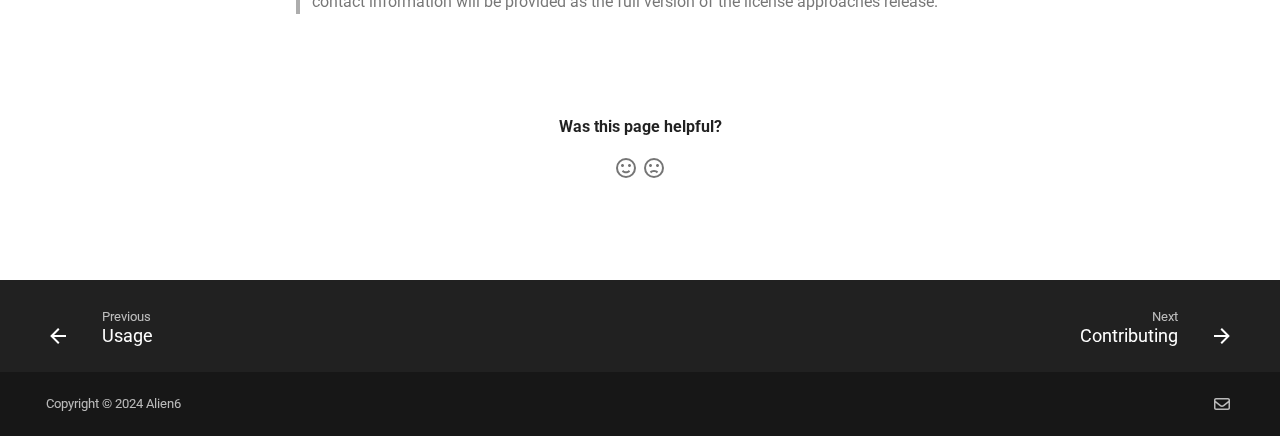
<file: light/faq/index.html>
<!doctype html>
<html lang="en" class="no-js">
  <head>
    
      <meta charset="utf-8">
      <meta name="viewport" content="width=device-width,initial-scale=1">
      
        <meta name="description" content="CoopyrightCode Licence Light">
      
      
        <meta name="author" content="Ludovic FERNANDEZ, Alien6">
      
      
        <link rel="canonical" href="https://licence.coopyrightcode.com/light/faq/">
      
      
        <link rel="prev" href="../usage/">
      
      
        <link rel="next" href="../../contributing/">
      
      
      <link rel="icon" href="../../assets/images/logo.png">
      <meta name="generator" content="mkdocs-1.6.1, mkdocs-material-9.5.38">
    
    
      
        <title>FAQ - CoopyrightCode</title>
      
    
    
      <link rel="stylesheet" href="../../assets/stylesheets/main.8c3ca2c6.min.css">
      
        
        <link rel="stylesheet" href="../../assets/stylesheets/palette.06af60db.min.css">
      
      
  
  
    
    
  
    
    
  
    
    
  
    
    
  
    
    
  
    
    
  
    
    
  
    
    
  
    
    
  
    
    
  
    
    
  
    
    
  
  
  <style>:root{--md-admonition-icon--note:url('data:image/svg+xml;charset=utf-8,<svg xmlns="http://www.w3.org/2000/svg" viewBox="0 0 16 16"><path d="M1 7.775V2.75C1 1.784 1.784 1 2.75 1h5.025c.464 0 .91.184 1.238.513l6.25 6.25a1.75 1.75 0 0 1 0 2.474l-5.026 5.026a1.75 1.75 0 0 1-2.474 0l-6.25-6.25A1.75 1.75 0 0 1 1 7.775m1.5 0c0 .066.026.13.073.177l6.25 6.25a.25.25 0 0 0 .354 0l5.025-5.025a.25.25 0 0 0 0-.354l-6.25-6.25a.25.25 0 0 0-.177-.073H2.75a.25.25 0 0 0-.25.25ZM6 5a1 1 0 1 1 0 2 1 1 0 0 1 0-2"/></svg>');--md-admonition-icon--abstract:url('data:image/svg+xml;charset=utf-8,<svg xmlns="http://www.w3.org/2000/svg" viewBox="0 0 16 16"><path d="M2.5 1.75v11.5c0 .138.112.25.25.25h3.17a.75.75 0 0 1 0 1.5H2.75A1.75 1.75 0 0 1 1 13.25V1.75C1 .784 1.784 0 2.75 0h8.5C12.216 0 13 .784 13 1.75v7.736a.75.75 0 0 1-1.5 0V1.75a.25.25 0 0 0-.25-.25h-8.5a.25.25 0 0 0-.25.25m13.274 9.537zl-4.557 4.45a.75.75 0 0 1-1.055-.008l-1.943-1.95a.75.75 0 0 1 1.062-1.058l1.419 1.425 4.026-3.932a.75.75 0 1 1 1.048 1.074M4.75 4h4.5a.75.75 0 0 1 0 1.5h-4.5a.75.75 0 0 1 0-1.5M4 7.75A.75.75 0 0 1 4.75 7h2a.75.75 0 0 1 0 1.5h-2A.75.75 0 0 1 4 7.75"/></svg>');--md-admonition-icon--info:url('data:image/svg+xml;charset=utf-8,<svg xmlns="http://www.w3.org/2000/svg" viewBox="0 0 16 16"><path d="M0 8a8 8 0 1 1 16 0A8 8 0 0 1 0 8m8-6.5a6.5 6.5 0 1 0 0 13 6.5 6.5 0 0 0 0-13M6.5 7.75A.75.75 0 0 1 7.25 7h1a.75.75 0 0 1 .75.75v2.75h.25a.75.75 0 0 1 0 1.5h-2a.75.75 0 0 1 0-1.5h.25v-2h-.25a.75.75 0 0 1-.75-.75M8 6a1 1 0 1 1 0-2 1 1 0 0 1 0 2"/></svg>');--md-admonition-icon--tip:url('data:image/svg+xml;charset=utf-8,<svg xmlns="http://www.w3.org/2000/svg" viewBox="0 0 16 16"><path d="M3.499.75a.75.75 0 0 1 1.5 0v.996C5.9 2.903 6.793 3.65 7.662 4.376l.24.202c-.036-.694.055-1.422.426-2.163C9.1.873 10.794-.045 12.622.26 14.408.558 16 1.94 16 4.25c0 1.278-.954 2.575-2.44 2.734l.146.508.065.22c.203.701.412 1.455.476 2.226.142 1.707-.4 3.03-1.487 3.898C11.714 14.671 10.27 15 8.75 15h-6a.75.75 0 0 1 0-1.5h1.376a4.5 4.5 0 0 1-.563-1.191 3.84 3.84 0 0 1-.05-2.063 4.65 4.65 0 0 1-2.025-.293.75.75 0 0 1 .525-1.406c1.357.507 2.376-.006 2.698-.318l.009-.01a.747.747 0 0 1 1.06 0 .75.75 0 0 1-.012 1.074c-.912.92-.992 1.835-.768 2.586.221.74.745 1.337 1.196 1.621H8.75c1.343 0 2.398-.296 3.074-.836.635-.507 1.036-1.31.928-2.602-.05-.603-.216-1.224-.422-1.93l-.064-.221c-.12-.407-.246-.84-.353-1.29a2.4 2.4 0 0 1-.507-.441 3.1 3.1 0 0 1-.633-1.248.75.75 0 0 1 1.455-.364c.046.185.144.436.31.627.146.168.353.305.712.305.738 0 1.25-.615 1.25-1.25 0-1.47-.95-2.315-2.123-2.51-1.172-.196-2.227.387-2.706 1.345-.46.92-.27 1.774.019 3.062l.042.19.01.05c.348.443.666.949.94 1.553a.75.75 0 1 1-1.365.62c-.553-1.217-1.32-1.94-2.3-2.768L6.7 5.527c-.814-.68-1.75-1.462-2.692-2.619a3.7 3.7 0 0 0-1.023.88c-.406.495-.663 1.036-.722 1.508.116.122.306.21.591.239.388.038.797-.06 1.032-.19a.75.75 0 0 1 .728 1.31c-.515.287-1.23.439-1.906.373-.682-.067-1.473-.38-1.879-1.193L.75 5.677V5.5c0-.984.48-1.94 1.077-2.664.46-.559 1.05-1.055 1.673-1.353z"/></svg>');--md-admonition-icon--success:url('data:image/svg+xml;charset=utf-8,<svg xmlns="http://www.w3.org/2000/svg" viewBox="0 0 16 16"><path d="M13.78 4.22a.75.75 0 0 1 0 1.06l-7.25 7.25a.75.75 0 0 1-1.06 0L2.22 9.28a.75.75 0 0 1 .018-1.042.75.75 0 0 1 1.042-.018L6 10.94l6.72-6.72a.75.75 0 0 1 1.06 0"/></svg>');--md-admonition-icon--question:url('data:image/svg+xml;charset=utf-8,<svg xmlns="http://www.w3.org/2000/svg" viewBox="0 0 16 16"><path d="M0 8a8 8 0 1 1 16 0A8 8 0 0 1 0 8m8-6.5a6.5 6.5 0 1 0 0 13 6.5 6.5 0 0 0 0-13M6.92 6.085h.001a.749.749 0 1 1-1.342-.67c.169-.339.436-.701.849-.977C6.845 4.16 7.369 4 8 4a2.76 2.76 0 0 1 1.637.525c.503.377.863.965.863 1.725 0 .448-.115.83-.329 1.15-.205.307-.47.513-.692.662-.109.072-.22.138-.313.195l-.006.004a6 6 0 0 0-.26.16 1 1 0 0 0-.276.245.75.75 0 0 1-1.248-.832c.184-.264.42-.489.692-.661q.154-.1.313-.195l.007-.004c.1-.061.182-.11.258-.161a1 1 0 0 0 .277-.245C8.96 6.514 9 6.427 9 6.25a.61.61 0 0 0-.262-.525A1.27 1.27 0 0 0 8 5.5c-.369 0-.595.09-.74.187a1 1 0 0 0-.34.398M9 11a1 1 0 1 1-2 0 1 1 0 0 1 2 0"/></svg>');--md-admonition-icon--warning:url('data:image/svg+xml;charset=utf-8,<svg xmlns="http://www.w3.org/2000/svg" viewBox="0 0 16 16"><path d="M6.457 1.047c.659-1.234 2.427-1.234 3.086 0l6.082 11.378A1.75 1.75 0 0 1 14.082 15H1.918a1.75 1.75 0 0 1-1.543-2.575Zm1.763.707a.25.25 0 0 0-.44 0L1.698 13.132a.25.25 0 0 0 .22.368h12.164a.25.25 0 0 0 .22-.368Zm.53 3.996v2.5a.75.75 0 0 1-1.5 0v-2.5a.75.75 0 0 1 1.5 0M9 11a1 1 0 1 1-2 0 1 1 0 0 1 2 0"/></svg>');--md-admonition-icon--failure:url('data:image/svg+xml;charset=utf-8,<svg xmlns="http://www.w3.org/2000/svg" viewBox="0 0 16 16"><path d="M2.344 2.343za8 8 0 0 1 11.314 11.314A8.002 8.002 0 0 1 .234 10.089a8 8 0 0 1 2.11-7.746m1.06 10.253a6.5 6.5 0 1 0 9.108-9.275 6.5 6.5 0 0 0-9.108 9.275M6.03 4.97 8 6.94l1.97-1.97a.749.749 0 0 1 1.275.326.75.75 0 0 1-.215.734L9.06 8l1.97 1.97a.749.749 0 0 1-.326 1.275.75.75 0 0 1-.734-.215L8 9.06l-1.97 1.97a.749.749 0 0 1-1.275-.326.75.75 0 0 1 .215-.734L6.94 8 4.97 6.03a.75.75 0 0 1 .018-1.042.75.75 0 0 1 1.042-.018"/></svg>');--md-admonition-icon--danger:url('data:image/svg+xml;charset=utf-8,<svg xmlns="http://www.w3.org/2000/svg" viewBox="0 0 16 16"><path d="M9.504.43a1.516 1.516 0 0 1 2.437 1.713L10.415 5.5h2.123c1.57 0 2.346 1.909 1.22 3.004l-7.34 7.142a1.25 1.25 0 0 1-.871.354h-.302a1.25 1.25 0 0 1-1.157-1.723L5.633 10.5H3.462c-1.57 0-2.346-1.909-1.22-3.004zm1.047 1.074L3.286 8.571A.25.25 0 0 0 3.462 9H6.75a.75.75 0 0 1 .694 1.034l-1.713 4.188 6.982-6.793A.25.25 0 0 0 12.538 7H9.25a.75.75 0 0 1-.683-1.06l2.008-4.418.003-.006-.004-.009-.006-.006-.008-.001q-.005 0-.009.004"/></svg>');--md-admonition-icon--bug:url('data:image/svg+xml;charset=utf-8,<svg xmlns="http://www.w3.org/2000/svg" viewBox="0 0 16 16"><path d="M4.72.22a.75.75 0 0 1 1.06 0l1 .999a3.5 3.5 0 0 1 2.441 0l.999-1a.748.748 0 0 1 1.265.332.75.75 0 0 1-.205.729l-.775.776c.616.63.995 1.493.995 2.444v.327q0 .15-.025.292c.408.14.764.392 1.029.722l1.968-.787a.75.75 0 0 1 .556 1.392L13 7.258V9h2.25a.75.75 0 0 1 0 1.5H13v.5q-.002.615-.141 1.186l2.17.868a.75.75 0 0 1-.557 1.392l-2.184-.873A5 5 0 0 1 8 16a5 5 0 0 1-4.288-2.427l-2.183.873a.75.75 0 0 1-.558-1.392l2.17-.868A5 5 0 0 1 3 11v-.5H.75a.75.75 0 0 1 0-1.5H3V7.258L.971 6.446a.75.75 0 0 1 .558-1.392l1.967.787c.265-.33.62-.583 1.03-.722a1.7 1.7 0 0 1-.026-.292V4.5c0-.951.38-1.814.995-2.444L4.72 1.28a.75.75 0 0 1 0-1.06m.53 6.28a.75.75 0 0 0-.75.75V11a3.5 3.5 0 1 0 7 0V7.25a.75.75 0 0 0-.75-.75ZM6.173 5h3.654A.17.17 0 0 0 10 4.827V4.5a2 2 0 1 0-4 0v.327c0 .096.077.173.173.173"/></svg>');--md-admonition-icon--example:url('data:image/svg+xml;charset=utf-8,<svg xmlns="http://www.w3.org/2000/svg" viewBox="0 0 16 16"><path d="M5 5.782V2.5h-.25a.75.75 0 0 1 0-1.5h6.5a.75.75 0 0 1 0 1.5H11v3.282l3.666 5.76C15.619 13.04 14.543 15 12.767 15H3.233c-1.776 0-2.852-1.96-1.899-3.458Zm-2.4 6.565a.75.75 0 0 0 .633 1.153h9.534a.75.75 0 0 0 .633-1.153L12.225 10.5h-8.45ZM9.5 2.5h-3V6c0 .143-.04.283-.117.403L4.73 9h6.54L9.617 6.403A.75.75 0 0 1 9.5 6Z"/></svg>');--md-admonition-icon--quote:url('data:image/svg+xml;charset=utf-8,<svg xmlns="http://www.w3.org/2000/svg" viewBox="0 0 16 16"><path d="M1.75 2.5h10.5a.75.75 0 0 1 0 1.5H1.75a.75.75 0 0 1 0-1.5m4 5h8.5a.75.75 0 0 1 0 1.5h-8.5a.75.75 0 0 1 0-1.5m0 5h8.5a.75.75 0 0 1 0 1.5h-8.5a.75.75 0 0 1 0-1.5M2.5 7.75v6a.75.75 0 0 1-1.5 0v-6a.75.75 0 0 1 1.5 0"/></svg>');}</style>



    
    
      
    
    
      
        
        
        <link rel="preconnect" href="https://fonts.gstatic.com" crossorigin>
        <link rel="stylesheet" href="https://fonts.googleapis.com/css?family=Roboto:300,300i,400,400i,700,700i%7CRoboto+Mono:400,400i,700,700i&display=fallback">
        <style>:root{--md-text-font:"Roboto";--md-code-font:"Roboto Mono"}</style>
      
    
    
    <script>__md_scope=new URL("../..",location),__md_hash=e=>[...e].reduce(((e,_)=>(e<<5)-e+_.charCodeAt(0)),0),__md_get=(e,_=localStorage,t=__md_scope)=>JSON.parse(_.getItem(t.pathname+"."+e)),__md_set=(e,_,t=localStorage,a=__md_scope)=>{try{t.setItem(a.pathname+"."+e,JSON.stringify(_))}catch(e){}}</script>
    
      
  


    
    
    
  <link
    rel="stylesheet"
    href="../../assets/stylesheets/custom.f7ec4df2.min.css"
  />
  
  </head>
  
  
    
    
      
    
    
    
    
    <body dir="ltr" data-md-color-scheme="default" data-md-color-primary="black" data-md-color-accent="blue">
  
    
    <input class="md-toggle" data-md-toggle="drawer" type="checkbox" id="__drawer" autocomplete="off">
    <input class="md-toggle" data-md-toggle="search" type="checkbox" id="__search" autocomplete="off">
    <label class="md-overlay" for="__drawer"></label>
    <div data-md-component="skip">
      
        
        <a href="#frequently-asked-questions" class="md-skip">
          Skip to content
        </a>
      
    </div>
    <div data-md-component="announce">
      
    </div>
    
    
      

  

<header class="md-header md-header--shadow md-header--lifted" data-md-component="header">
  <nav class="md-header__inner md-grid" aria-label="Header">
    <a href="../.." title="CoopyrightCode" class="md-header__button md-logo" aria-label="CoopyrightCode" data-md-component="logo">
      
  <img src="../../assets/images/logo.png" alt="logo">

    </a>
    <label class="md-header__button md-icon" for="__drawer">
      
      <svg xmlns="http://www.w3.org/2000/svg" viewBox="0 0 24 24"><path d="M3 6h18v2H3zm0 5h18v2H3zm0 5h18v2H3z"/></svg>
    </label>
    <div class="md-header__title" data-md-component="header-title">
      <div class="md-header__ellipsis">
        <div class="md-header__topic">
          <span class="md-ellipsis">
            CoopyrightCode
          </span>
        </div>
        <div class="md-header__topic" data-md-component="header-topic">
          <span class="md-ellipsis">
            
              FAQ
            
          </span>
        </div>
      </div>
    </div>
    
      
        <form class="md-header__option" data-md-component="palette">
  
    
    
    
    <input class="md-option" data-md-color-media="" data-md-color-scheme="default" data-md-color-primary="black" data-md-color-accent="blue"  aria-label="Switch to dark mode"  type="radio" name="__palette" id="__palette_0">
    
      <label class="md-header__button md-icon" title="Switch to dark mode" for="__palette_1" hidden>
        <svg xmlns="http://www.w3.org/2000/svg" viewBox="0 0 24 24"><path d="m17.75 4.09-2.53 1.94.91 3.06-2.63-1.81-2.63 1.81.91-3.06-2.53-1.94L12.44 4l1.06-3 1.06 3zm3.5 6.91-1.64 1.25.59 1.98-1.7-1.17-1.7 1.17.59-1.98L15.75 11l2.06-.05L18.5 9l.69 1.95zm-2.28 4.95c.83-.08 1.72 1.1 1.19 1.85-.32.45-.66.87-1.08 1.27C15.17 23 8.84 23 4.94 19.07c-3.91-3.9-3.91-10.24 0-14.14.4-.4.82-.76 1.27-1.08.75-.53 1.93.36 1.85 1.19-.27 2.86.69 5.83 2.89 8.02a9.96 9.96 0 0 0 8.02 2.89m-1.64 2.02a12.08 12.08 0 0 1-7.8-3.47c-2.17-2.19-3.33-5-3.49-7.82-2.81 3.14-2.7 7.96.31 10.98 3.02 3.01 7.84 3.12 10.98.31"/></svg>
      </label>
    
  
    
    
    
    <input class="md-option" data-md-color-media="" data-md-color-scheme="slate" data-md-color-primary="black" data-md-color-accent="blue-grey"  aria-label="Switch to light mode"  type="radio" name="__palette" id="__palette_1">
    
      <label class="md-header__button md-icon" title="Switch to light mode" for="__palette_0" hidden>
        <svg xmlns="http://www.w3.org/2000/svg" viewBox="0 0 24 24"><path d="M12 7a5 5 0 0 1 5 5 5 5 0 0 1-5 5 5 5 0 0 1-5-5 5 5 0 0 1 5-5m0 2a3 3 0 0 0-3 3 3 3 0 0 0 3 3 3 3 0 0 0 3-3 3 3 0 0 0-3-3m0-7 2.39 3.42C13.65 5.15 12.84 5 12 5s-1.65.15-2.39.42zM3.34 7l4.16-.35A7.2 7.2 0 0 0 5.94 8.5c-.44.74-.69 1.5-.83 2.29zm.02 10 1.76-3.77a7.131 7.131 0 0 0 2.38 4.14zM20.65 7l-1.77 3.79a7.02 7.02 0 0 0-2.38-4.15zm-.01 10-4.14.36c.59-.51 1.12-1.14 1.54-1.86.42-.73.69-1.5.83-2.29zM12 22l-2.41-3.44c.74.27 1.55.44 2.41.44.82 0 1.63-.17 2.37-.44z"/></svg>
      </label>
    
  
</form>
      
    
    
      <script>var palette=__md_get("__palette");if(palette&&palette.color){if("(prefers-color-scheme)"===palette.color.media){var media=matchMedia("(prefers-color-scheme: light)"),input=document.querySelector(media.matches?"[data-md-color-media='(prefers-color-scheme: light)']":"[data-md-color-media='(prefers-color-scheme: dark)']");palette.color.media=input.getAttribute("data-md-color-media"),palette.color.scheme=input.getAttribute("data-md-color-scheme"),palette.color.primary=input.getAttribute("data-md-color-primary"),palette.color.accent=input.getAttribute("data-md-color-accent")}for(var[key,value]of Object.entries(palette.color))document.body.setAttribute("data-md-color-"+key,value)}</script>
    
    
    
      <label class="md-header__button md-icon" for="__search">
        
        <svg xmlns="http://www.w3.org/2000/svg" viewBox="0 0 24 24"><path d="M9.5 3A6.5 6.5 0 0 1 16 9.5c0 1.61-.59 3.09-1.56 4.23l.27.27h.79l5 5-1.5 1.5-5-5v-.79l-.27-.27A6.52 6.52 0 0 1 9.5 16 6.5 6.5 0 0 1 3 9.5 6.5 6.5 0 0 1 9.5 3m0 2C7 5 5 7 5 9.5S7 14 9.5 14 14 12 14 9.5 12 5 9.5 5"/></svg>
      </label>
      <div class="md-search" data-md-component="search" role="dialog">
  <label class="md-search__overlay" for="__search"></label>
  <div class="md-search__inner" role="search">
    <form class="md-search__form" name="search">
      <input type="text" class="md-search__input" name="query" aria-label="Search" placeholder="Search" autocapitalize="off" autocorrect="off" autocomplete="off" spellcheck="false" data-md-component="search-query" required>
      <label class="md-search__icon md-icon" for="__search">
        
        <svg xmlns="http://www.w3.org/2000/svg" viewBox="0 0 24 24"><path d="M9.5 3A6.5 6.5 0 0 1 16 9.5c0 1.61-.59 3.09-1.56 4.23l.27.27h.79l5 5-1.5 1.5-5-5v-.79l-.27-.27A6.52 6.52 0 0 1 9.5 16 6.5 6.5 0 0 1 3 9.5 6.5 6.5 0 0 1 9.5 3m0 2C7 5 5 7 5 9.5S7 14 9.5 14 14 12 14 9.5 12 5 9.5 5"/></svg>
        
        <svg xmlns="http://www.w3.org/2000/svg" viewBox="0 0 24 24"><path d="M20 11v2H8l5.5 5.5-1.42 1.42L4.16 12l7.92-7.92L13.5 5.5 8 11z"/></svg>
      </label>
      <nav class="md-search__options" aria-label="Search">
        
          <a href="javascript:void(0)" class="md-search__icon md-icon" title="Share" aria-label="Share" data-clipboard data-clipboard-text="" data-md-component="search-share" tabindex="-1">
            
            <svg xmlns="http://www.w3.org/2000/svg" viewBox="0 0 24 24"><path d="M18 16.08c-.76 0-1.44.3-1.96.77L8.91 12.7c.05-.23.09-.46.09-.7s-.04-.47-.09-.7l7.05-4.11c.54.5 1.25.81 2.04.81a3 3 0 0 0 3-3 3 3 0 0 0-3-3 3 3 0 0 0-3 3c0 .24.04.47.09.7L8.04 9.81C7.5 9.31 6.79 9 6 9a3 3 0 0 0-3 3 3 3 0 0 0 3 3c.79 0 1.5-.31 2.04-.81l7.12 4.15c-.05.21-.08.43-.08.66 0 1.61 1.31 2.91 2.92 2.91s2.92-1.3 2.92-2.91A2.92 2.92 0 0 0 18 16.08"/></svg>
          </a>
        
        <button type="reset" class="md-search__icon md-icon" title="Clear" aria-label="Clear" tabindex="-1">
          
          <svg xmlns="http://www.w3.org/2000/svg" viewBox="0 0 24 24"><path d="M19 6.41 17.59 5 12 10.59 6.41 5 5 6.41 10.59 12 5 17.59 6.41 19 12 13.41 17.59 19 19 17.59 13.41 12z"/></svg>
        </button>
      </nav>
      
        <div class="md-search__suggest" data-md-component="search-suggest"></div>
      
    </form>
    <div class="md-search__output">
      <div class="md-search__scrollwrap" tabindex="0" data-md-scrollfix>
        <div class="md-search-result" data-md-component="search-result">
          <div class="md-search-result__meta">
            Initializing search
          </div>
          <ol class="md-search-result__list" role="presentation"></ol>
        </div>
      </div>
    </div>
  </div>
</div>
    
    
      <div class="md-header__source">
        <a href="https://github.com/coopyrightcode/licence-light" title="Go to repository" class="md-source" data-md-component="source">
  <div class="md-source__icon md-icon">
    
    <svg xmlns="http://www.w3.org/2000/svg" viewBox="0 0 448 512"><!--! Font Awesome Free 6.6.0 by @fontawesome - https://fontawesome.com License - https://fontawesome.com/license/free (Icons: CC BY 4.0, Fonts: SIL OFL 1.1, Code: MIT License) Copyright 2024 Fonticons, Inc.--><path d="M439.55 236.05 244 40.45a28.87 28.87 0 0 0-40.81 0l-40.66 40.63 51.52 51.52c27.06-9.14 52.68 16.77 43.39 43.68l49.66 49.66c34.23-11.8 61.18 31 35.47 56.69-26.49 26.49-70.21-2.87-56-37.34L240.22 199v121.85c25.3 12.54 22.26 41.85 9.08 55a34.34 34.34 0 0 1-48.55 0c-17.57-17.6-11.07-46.91 11.25-56v-123c-20.8-8.51-24.6-30.74-18.64-45L142.57 101 8.45 235.14a28.86 28.86 0 0 0 0 40.81l195.61 195.6a28.86 28.86 0 0 0 40.8 0l194.69-194.69a28.86 28.86 0 0 0 0-40.81"/></svg>
  </div>
  <div class="md-source__repository">
    coopyrightcode/licence-light
  </div>
</a>
      </div>
    
  </nav>
  
    
      
<nav class="md-tabs" aria-label="Tabs" data-md-component="tabs">
  <div class="md-grid">
    <ul class="md-tabs__list">
      
        
  
  
  
    <li class="md-tabs__item">
      <a href="../.." class="md-tabs__link">
        
  
    
  
  Home

      </a>
    </li>
  

      
        
  
  
  
    <li class="md-tabs__item">
      <a href="../../overview/" class="md-tabs__link">
        
  
    
  
  Overview

      </a>
    </li>
  

      
        
  
  
  
    
    
      <li class="md-tabs__item">
        <a href="../../project/mission/" class="md-tabs__link">
          
  
    
  
  The Project

        </a>
      </li>
    
  

      
        
  
  
    
  
  
    
    
      <li class="md-tabs__item md-tabs__item--active">
        <a href="../licence/" class="md-tabs__link">
          
  
    
  
  Light Version

        </a>
      </li>
    
  

      
        
  
  
  
    <li class="md-tabs__item">
      <a href="../../contributing/" class="md-tabs__link">
        
  
    
  
  Contributing

      </a>
    </li>
  

      
        
  
  
  
    <li class="md-tabs__item">
      <a href="../../code_of_conduct/" class="md-tabs__link">
        
  
    
  
  Code of Conduct

      </a>
    </li>
  

      
    </ul>
  </div>
</nav>
    
  
</header>
    
    <div class="md-container" data-md-component="container">
      
      
        
      
      <main class="md-main" data-md-component="main">
        <div class="md-main__inner md-grid">
          
            
              
              <div class="md-sidebar md-sidebar--primary" data-md-component="sidebar" data-md-type="navigation" >
                <div class="md-sidebar__scrollwrap">
                  <div class="md-sidebar__inner">
                    


  


<nav class="md-nav md-nav--primary md-nav--lifted" aria-label="Navigation" data-md-level="0">
  <label class="md-nav__title" for="__drawer">
    <a href="../.." title="CoopyrightCode" class="md-nav__button md-logo" aria-label="CoopyrightCode" data-md-component="logo">
      
  <img src="../../assets/images/logo.png" alt="logo">

    </a>
    CoopyrightCode
  </label>
  
    <div class="md-nav__source">
      <a href="https://github.com/coopyrightcode/licence-light" title="Go to repository" class="md-source" data-md-component="source">
  <div class="md-source__icon md-icon">
    
    <svg xmlns="http://www.w3.org/2000/svg" viewBox="0 0 448 512"><!--! Font Awesome Free 6.6.0 by @fontawesome - https://fontawesome.com License - https://fontawesome.com/license/free (Icons: CC BY 4.0, Fonts: SIL OFL 1.1, Code: MIT License) Copyright 2024 Fonticons, Inc.--><path d="M439.55 236.05 244 40.45a28.87 28.87 0 0 0-40.81 0l-40.66 40.63 51.52 51.52c27.06-9.14 52.68 16.77 43.39 43.68l49.66 49.66c34.23-11.8 61.18 31 35.47 56.69-26.49 26.49-70.21-2.87-56-37.34L240.22 199v121.85c25.3 12.54 22.26 41.85 9.08 55a34.34 34.34 0 0 1-48.55 0c-17.57-17.6-11.07-46.91 11.25-56v-123c-20.8-8.51-24.6-30.74-18.64-45L142.57 101 8.45 235.14a28.86 28.86 0 0 0 0 40.81l195.61 195.6a28.86 28.86 0 0 0 40.8 0l194.69-194.69a28.86 28.86 0 0 0 0-40.81"/></svg>
  </div>
  <div class="md-source__repository">
    coopyrightcode/licence-light
  </div>
</a>
    </div>
  
  <ul class="md-nav__list" data-md-scrollfix>
    
      
      
  
  
  
  
    <li class="md-nav__item">
      <a href="../.." class="md-nav__link">
        
  
  <span class="md-ellipsis">
    Home
  </span>
  

      </a>
    </li>
  

    
      
      
  
  
  
  
    <li class="md-nav__item">
      <a href="../../overview/" class="md-nav__link">
        
  
  <span class="md-ellipsis">
    Overview
  </span>
  

      </a>
    </li>
  

    
      
      
  
  
  
  
    
    
      
        
      
        
      
    
    
      
      
    
    
    <li class="md-nav__item md-nav__item--nested">
      
        
        
          
        
        <input class="md-nav__toggle md-toggle md-toggle--indeterminate" type="checkbox" id="__nav_3" >
        
          
          <label class="md-nav__link" for="__nav_3" id="__nav_3_label" tabindex="0">
            
  
  <span class="md-ellipsis">
    The Project
  </span>
  

            <span class="md-nav__icon md-icon"></span>
          </label>
        
        <nav class="md-nav" data-md-level="1" aria-labelledby="__nav_3_label" aria-expanded="false">
          <label class="md-nav__title" for="__nav_3">
            <span class="md-nav__icon md-icon"></span>
            The Project
          </label>
          <ul class="md-nav__list" data-md-scrollfix>
            
              
                
  
  
  
  
    <li class="md-nav__item">
      <a href="../../project/mission/" class="md-nav__link">
        
  
  <span class="md-ellipsis">
    Vision & Mission
  </span>
  

      </a>
    </li>
  

              
            
              
                
  
  
  
  
    <li class="md-nav__item">
      <a href="../../project/roadmap/" class="md-nav__link">
        
  
  <span class="md-ellipsis">
    Roadmap
  </span>
  

      </a>
    </li>
  

              
            
          </ul>
        </nav>
      
    </li>
  

    
      
      
  
  
    
  
  
  
    
    
      
        
      
        
      
        
      
    
    
      
        
        
      
      
    
    
    <li class="md-nav__item md-nav__item--active md-nav__item--section md-nav__item--nested">
      
        
        
        <input class="md-nav__toggle md-toggle " type="checkbox" id="__nav_4" checked>
        
          
          <label class="md-nav__link" for="__nav_4" id="__nav_4_label" tabindex="">
            
  
  <span class="md-ellipsis">
    Light Version
  </span>
  

            <span class="md-nav__icon md-icon"></span>
          </label>
        
        <nav class="md-nav" data-md-level="1" aria-labelledby="__nav_4_label" aria-expanded="true">
          <label class="md-nav__title" for="__nav_4">
            <span class="md-nav__icon md-icon"></span>
            Light Version
          </label>
          <ul class="md-nav__list" data-md-scrollfix>
            
              
                
  
  
  
  
    <li class="md-nav__item">
      <a href="../licence/" class="md-nav__link">
        
  
  <span class="md-ellipsis">
    Licence
  </span>
  

      </a>
    </li>
  

              
            
              
                
  
  
  
  
    <li class="md-nav__item">
      <a href="../usage/" class="md-nav__link">
        
  
  <span class="md-ellipsis">
    Usage
  </span>
  

      </a>
    </li>
  

              
            
              
                
  
  
    
  
  
  
    <li class="md-nav__item md-nav__item--active">
      
      <input class="md-nav__toggle md-toggle" type="checkbox" id="__toc">
      
      
        
      
      
      <a href="./" class="md-nav__link md-nav__link--active">
        
  
  <span class="md-ellipsis">
    FAQ
  </span>
  

      </a>
      
    </li>
  

              
            
          </ul>
        </nav>
      
    </li>
  

    
      
      
  
  
  
  
    <li class="md-nav__item">
      <a href="../../contributing/" class="md-nav__link">
        
  
  <span class="md-ellipsis">
    Contributing
  </span>
  

      </a>
    </li>
  

    
      
      
  
  
  
  
    <li class="md-nav__item">
      <a href="../../code_of_conduct/" class="md-nav__link">
        
  
  <span class="md-ellipsis">
    Code of Conduct
  </span>
  

      </a>
    </li>
  

    
  </ul>
</nav>
                  </div>
                </div>
              </div>
            
            
              
              <div class="md-sidebar md-sidebar--secondary" data-md-component="sidebar" data-md-type="toc" >
                <div class="md-sidebar__scrollwrap">
                  <div class="md-sidebar__inner">
                    

<nav class="md-nav md-nav--secondary" aria-label="Table of contents">
  
  
  
    
  
  
</nav>
                  </div>
                </div>
              </div>
            
          
          
            <div class="md-content" data-md-component="content">
              <article class="md-content__inner md-typeset">
                
                  

  
  


<h1 id="frequently-asked-questions">Frequently Asked Questions</h1>
<p><strong>Q: Can I use this code for a commercial project?</strong>  </p>
<blockquote>
<p><strong>A:</strong> No, this code is currently licensed for non-commercial use only. A future version of the license will include options for commercial use under specific terms. If you are interested in using the code commercially, you will need to wait for the full version of the CoopyrightCode License or contact the project maintainers for specific commercial licensing options.</p>
</blockquote>
<hr />
<p><strong>Q: Will I receive support for issues I encounter?</strong>  </p>
<blockquote>
<p><strong>A:</strong> No, the code is provided as-is, without any support, maintenance, or warranty. The authors of the code are under no obligation to provide fixes, updates, or assistance with issues you may encounter. You can, however, fork the code and modify it to resolve any issues you find.</p>
</blockquote>
<hr />
<p><strong>Q: How will the license evolve?</strong>  </p>
<blockquote>
<p><strong>A:</strong> The CoopyrightCode Light License (v1.1) is a preliminary version of a more complete license that will be released in the future. The full version will include blockchain-based contribution tracking and a remuneration system to compensate contributors based on the value of their work. The new version may also introduce additional terms for commercial use. Stay tuned for updates, which will be published in this repository.</p>
</blockquote>
<hr />
<p><strong>Q: How will blockchain be used to track contributions?</strong>  </p>
<blockquote>
<p><strong>A:</strong> In the future version of the CoopyrightCode License, blockchain technology will be integrated to ensure transparent and immutable tracking of contributions. Each contribution will be recorded on the blockchain, making it easier to verify who contributed to a project, when, and what exactly was contributed. This tracking system will allow for fair attribution and potential remuneration for contributors.</p>
</blockquote>
<hr />
<p><strong>Q: Can I create derivative works from the code?</strong>  </p>
<blockquote>
<p><strong>A:</strong> Yes, you are allowed to create derivative works, modify the code, and distribute those modifications as long as it remains for non-commercial purposes. You must also include the original CoopyrightCode Light License (v1.1) in any derivative works and properly credit the original authors.</p>
</blockquote>
<hr />
<p><strong>Q: Do I have to credit the original authors if I use the code?</strong>  </p>
<blockquote>
<p><strong>A:</strong> Yes, you are required to credit the original authors when using, modifying, or distributing the code. Attribution must include a link to the original repository or the license text and must not remove or alter any existing copyright notices.</p>
</blockquote>
<hr />
<p><strong>Q: Can non-profit organizations use this code?</strong>  </p>
<blockquote>
<p><strong>A:</strong> Yes, non-profit organizations can use the code as long as the use is non-commercial. If the non-profit organization generates revenue from the use of the code (for example, by selling services or products that rely on the code), this would likely be considered commercial use and would require a separate commercial license.</p>
</blockquote>
<hr />
<p><strong>Q: What happens if I accidentally use the code for a commercial project?</strong>  </p>
<blockquote>
<p><strong>A:</strong> If the code is used in a commercial project without the proper license, it would be a violation of the CoopyrightCode Light License. You would need to either remove the code from your commercial project or contact the maintainers to discuss obtaining a commercial license. Unauthorized commercial use could lead to legal action, depending on the terms of the full license when released.</p>
</blockquote>
<hr />
<p><strong>Q: Can I contribute to a project that uses the CoopyrightCode Light License?</strong>  </p>
<blockquote>
<p><strong>A:</strong> Yes, you can contribute to projects licensed under the CoopyrightCode Light License. However, by contributing, you agree that your contributions will also be licensed under the same CoopyrightCode Light License, meaning they can only be used for non-commercial purposes.</p>
</blockquote>
<hr />
<p><strong>Q: Will contributors be compensated in the future?</strong>  </p>
<blockquote>
<p><strong>A:</strong> Yes, the full version of the CoopyrightCode License will include a remuneration system that compensates contributors based on the value of their contributions. This system will leverage blockchain technology to ensure transparent and fair remuneration. The exact details of the remuneration process will be outlined in the future version of the license.</p>
</blockquote>
<hr />
<p><strong>Q: How do I know if my usage is non-commercial?</strong>  </p>
<blockquote>
<p><strong>A:</strong> Non-commercial use refers to any use of the code that does not generate direct or indirect revenue. For example, using the code in an open-source project or for personal education purposes would be considered non-commercial. If you're unsure whether your use qualifies as non-commercial, it's best to err on the side of caution and contact the project maintainers for clarification.</p>
</blockquote>
<hr />
<p><strong>Q: What are the key differences between the CoopyrightCode Light License and other popular licenses like MIT or GPL?</strong>  </p>
<blockquote>
<p><strong>A:</strong> The CoopyrightCode Light License (v1.1) is similar to permissive licenses like MIT in that it allows for broad usage, modification, and distribution of the code. However, unlike MIT, it explicitly prohibits commercial use unless a separate commercial license is obtained. The GPL, on the other hand, imposes "copyleft" conditions, requiring derivative works to also be licensed under the GPL. CoopyrightCode Light does not impose this requirement, but restricts use to non-commercial purposes only.</p>
</blockquote>
<hr />
<p><strong>Q: How can I stay informed about updates to the license?</strong>  </p>
<blockquote>
<p><strong>A:</strong> The best way to stay informed about updates to the CoopyrightCode License is to follow this repository or sign up for updates if available. Any significant changes, including the release of the full version of the license, will be posted here.</p>
</blockquote>
<hr />
<p><strong>Q: Will there be a process for transitioning from non-commercial to commercial use?</strong>  </p>
<blockquote>
<p><strong>A:</strong> Yes, when the full version of the CoopyrightCode License is released, there will be a clear process for transitioning from non-commercial to commercial use. Users who wish to use the code commercially will be required to obtain a commercial license and comply with the new terms, including potential fees or royalties depending on the value of their contributions.</p>
</blockquote>
<hr />
<p><strong>Q: What should I do if I have more questions?</strong>  </p>
<blockquote>
<p><strong>A:</strong> If you have any additional questions not covered in this FAQ, feel free to reach out to the project maintainers or consult the documentation provided in the repository. More details and contact information will be provided as the full version of the license approaches release.</p>
</blockquote>









  



  <form class="md-feedback" name="feedback" hidden>
    <fieldset>
      <legend class="md-feedback__title">
        Was this page helpful?
      </legend>
      <div class="md-feedback__inner">
        <div class="md-feedback__list">
          
            <button class="md-feedback__icon md-icon" type="submit" title="This page was helpful" data-md-value="1">
              <svg xmlns="http://www.w3.org/2000/svg" viewBox="0 0 24 24"><path d="M20 12a8 8 0 0 0-8-8 8 8 0 0 0-8 8 8 8 0 0 0 8 8 8 8 0 0 0 8-8m2 0a10 10 0 0 1-10 10A10 10 0 0 1 2 12 10 10 0 0 1 12 2a10 10 0 0 1 10 10M10 9.5c0 .8-.7 1.5-1.5 1.5S7 10.3 7 9.5 7.7 8 8.5 8s1.5.7 1.5 1.5m7 0c0 .8-.7 1.5-1.5 1.5S14 10.3 14 9.5 14.7 8 15.5 8s1.5.7 1.5 1.5m-5 7.73c-1.75 0-3.29-.73-4.19-1.81L9.23 14c.45.72 1.52 1.23 2.77 1.23s2.32-.51 2.77-1.23l1.42 1.42c-.9 1.08-2.44 1.81-4.19 1.81"/></svg>
            </button>
          
            <button class="md-feedback__icon md-icon" type="submit" title="This page could be improved" data-md-value="0">
              <svg xmlns="http://www.w3.org/2000/svg" viewBox="0 0 24 24"><path d="M20 12a8 8 0 0 0-8-8 8 8 0 0 0-8 8 8 8 0 0 0 8 8 8 8 0 0 0 8-8m2 0a10 10 0 0 1-10 10A10 10 0 0 1 2 12 10 10 0 0 1 12 2a10 10 0 0 1 10 10m-6.5-4c.8 0 1.5.7 1.5 1.5s-.7 1.5-1.5 1.5-1.5-.7-1.5-1.5.7-1.5 1.5-1.5M10 9.5c0 .8-.7 1.5-1.5 1.5S7 10.3 7 9.5 7.7 8 8.5 8s1.5.7 1.5 1.5m2 4.5c1.75 0 3.29.72 4.19 1.81l-1.42 1.42C14.32 16.5 13.25 16 12 16s-2.32.5-2.77 1.23l-1.42-1.42C8.71 14.72 10.25 14 12 14"/></svg>
            </button>
          
        </div>
        <div class="md-feedback__note">
          
            <div data-md-value="1" hidden>
              
              
                
              
              Thanks for your feedback!
            </div>
          
            <div data-md-value="0" hidden>
              
              
                
              
              Thanks for your feedback! Help us improve this page by using our <a href="..." target="_blank" rel="noopener">feedback form</a>.
            </div>
          
        </div>
      </div>
    </fieldset>
  </form>


                
              </article>
            </div>
          
          
<script>var target=document.getElementById(location.hash.slice(1));target&&target.name&&(target.checked=target.name.startsWith("__tabbed_"))</script>
        </div>
        
          <button type="button" class="md-top md-icon" data-md-component="top" hidden>
  
  <svg xmlns="http://www.w3.org/2000/svg" viewBox="0 0 24 24"><path d="M13 20h-2V8l-5.5 5.5-1.42-1.42L12 4.16l7.92 7.92-1.42 1.42L13 8z"/></svg>
  Back to top
</button>
        
      </main>
      
        <footer class="md-footer">
  
    
      
      <nav class="md-footer__inner md-grid" aria-label="Footer" >
        
          
          <a href="../usage/" class="md-footer__link md-footer__link--prev" aria-label="Previous: Usage">
            <div class="md-footer__button md-icon">
              
              <svg xmlns="http://www.w3.org/2000/svg" viewBox="0 0 24 24"><path d="M20 11v2H8l5.5 5.5-1.42 1.42L4.16 12l7.92-7.92L13.5 5.5 8 11z"/></svg>
            </div>
            <div class="md-footer__title">
              <span class="md-footer__direction">
                Previous
              </span>
              <div class="md-ellipsis">
                Usage
              </div>
            </div>
          </a>
        
        
          
          <a href="../../contributing/" class="md-footer__link md-footer__link--next" aria-label="Next: Contributing">
            <div class="md-footer__title">
              <span class="md-footer__direction">
                Next
              </span>
              <div class="md-ellipsis">
                Contributing
              </div>
            </div>
            <div class="md-footer__button md-icon">
              
              <svg xmlns="http://www.w3.org/2000/svg" viewBox="0 0 24 24"><path d="M4 11v2h12l-5.5 5.5 1.42 1.42L19.84 12l-7.92-7.92L10.5 5.5 16 11z"/></svg>
            </div>
          </a>
        
      </nav>
    
  
  <div class="md-footer-meta md-typeset">
    <div class="md-footer-meta__inner md-grid">
      <div class="md-copyright">
  
    <div class="md-copyright__highlight">
      Copyright &copy; 2024 Alien6
    </div>
  
  
</div>
      
        <div class="md-social">
  
    
    
    
    
    <a href="mailto:contact@alien6.com" target="_blank" rel="noopener" title="send us an email" class="md-social__link">
      <svg xmlns="http://www.w3.org/2000/svg" viewBox="0 0 512 512"><!--! Font Awesome Free 6.6.0 by @fontawesome - https://fontawesome.com License - https://fontawesome.com/license/free (Icons: CC BY 4.0, Fonts: SIL OFL 1.1, Code: MIT License) Copyright 2024 Fonticons, Inc.--><path d="M64 112c-8.8 0-16 7.2-16 16v22.1l172.5 141.6c20.7 17 50.4 17 71.1 0L464 150.1V128c0-8.8-7.2-16-16-16zM48 212.2V384c0 8.8 7.2 16 16 16h384c8.8 0 16-7.2 16-16V212.2L322 328.8c-38.4 31.5-93.7 31.5-132 0zM0 128c0-35.3 28.7-64 64-64h384c35.3 0 64 28.7 64 64v256c0 35.3-28.7 64-64 64H64c-35.3 0-64-28.7-64-64z"/></svg>
    </a>
  
</div>
      
    </div>
  </div>
</footer>
      
    </div>
    <div class="md-dialog" data-md-component="dialog">
      <div class="md-dialog__inner md-typeset"></div>
    </div>
    
    
    <script id="__config" type="application/json">{"base": "../..", "features": ["announce.dismiss", "content.code.annotate", "content.code.copy", "content.tooltips", "header.autohide", "navigation.expand", "navigation.footer", "navigation.indexes", "navigation.tabs", "navigation.tabs.sticky", "navigation.top", "navigation.tracking", "search.highlight", "search.share", "search.suggest", "toc.follow"], "search": "../../assets/javascripts/workers/search.6ce7567c.min.js", "translations": {"clipboard.copied": "Copied to clipboard", "clipboard.copy": "Copy to clipboard", "search.result.more.one": "1 more on this page", "search.result.more.other": "# more on this page", "search.result.none": "No matching documents", "search.result.one": "1 matching document", "search.result.other": "# matching documents", "search.result.placeholder": "Type to start searching", "search.result.term.missing": "Missing", "select.version": "Select version"}}</script>
    
    
      <script src="../../assets/javascripts/bundle.d6f25eb3.min.js"></script>
      
        <script src="../../assets/javascripts/feedback.js"></script>
      
    
  </body>
</html>
</file>
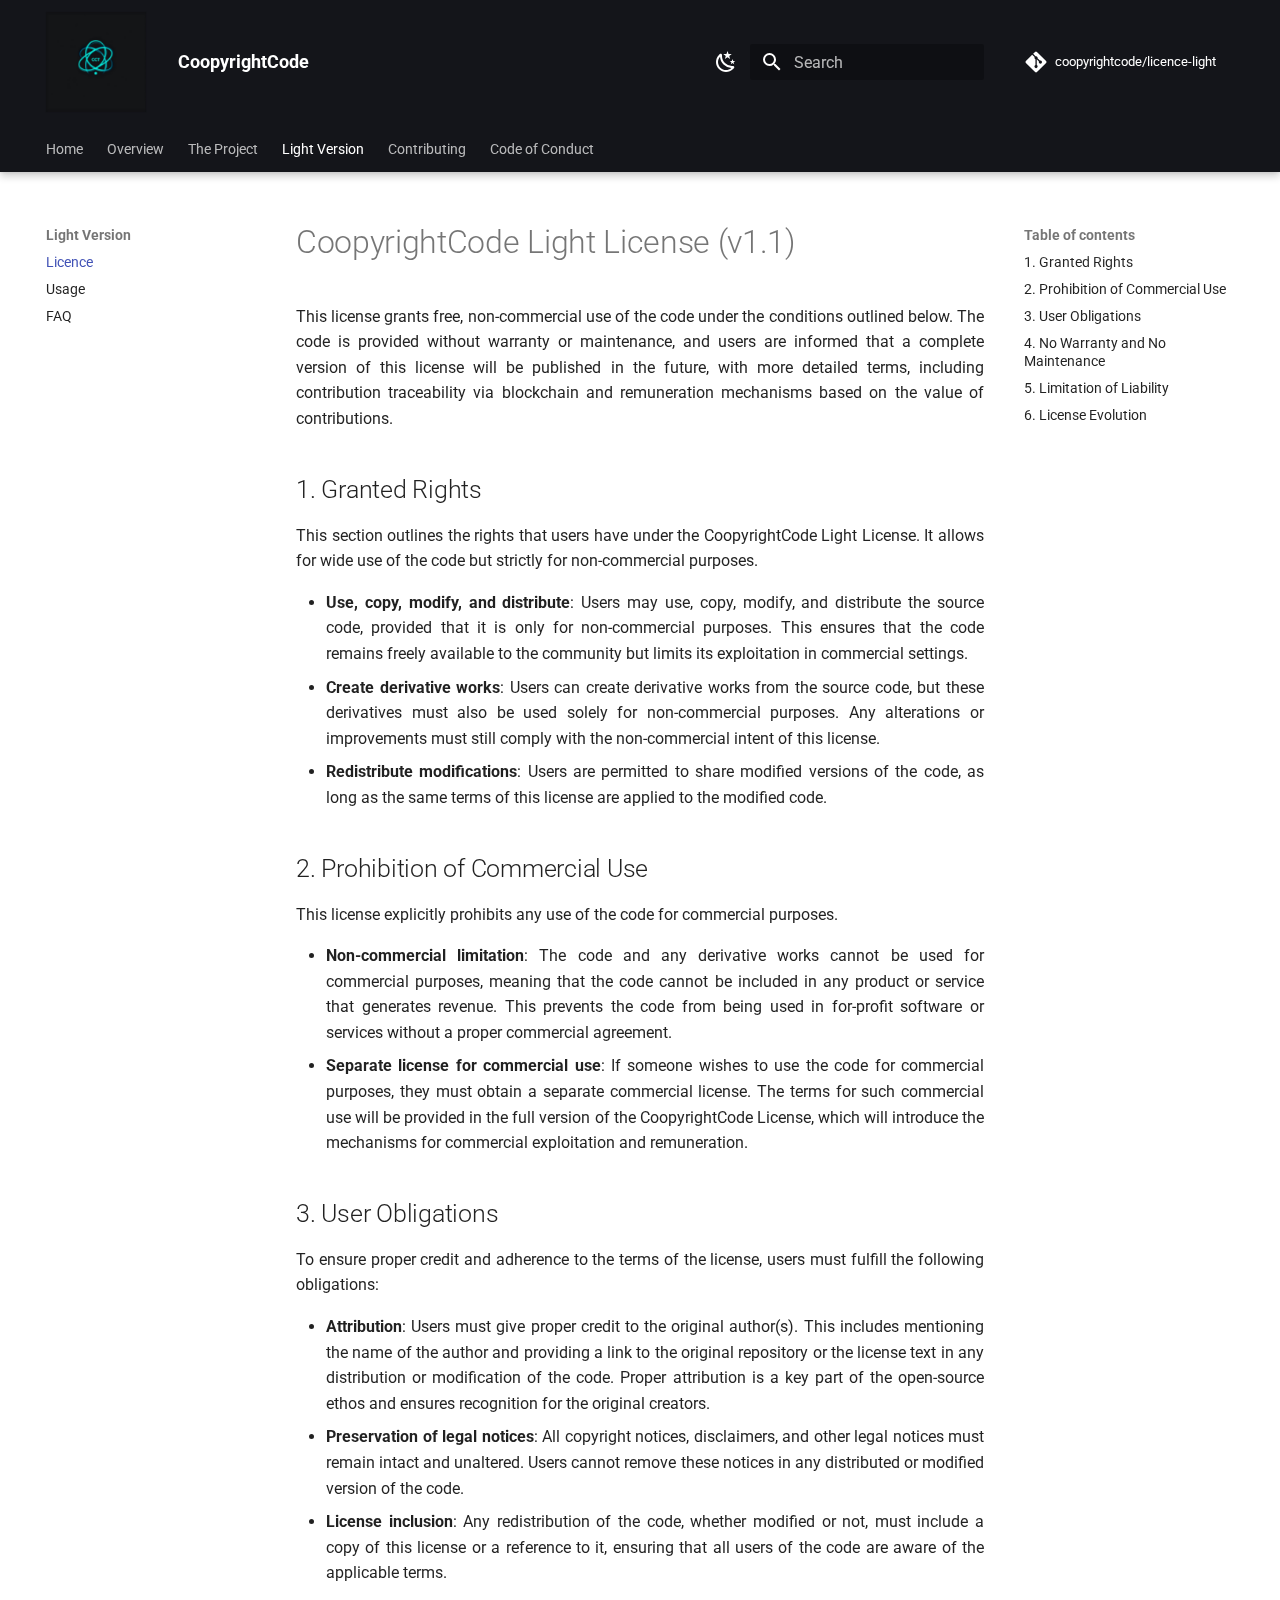
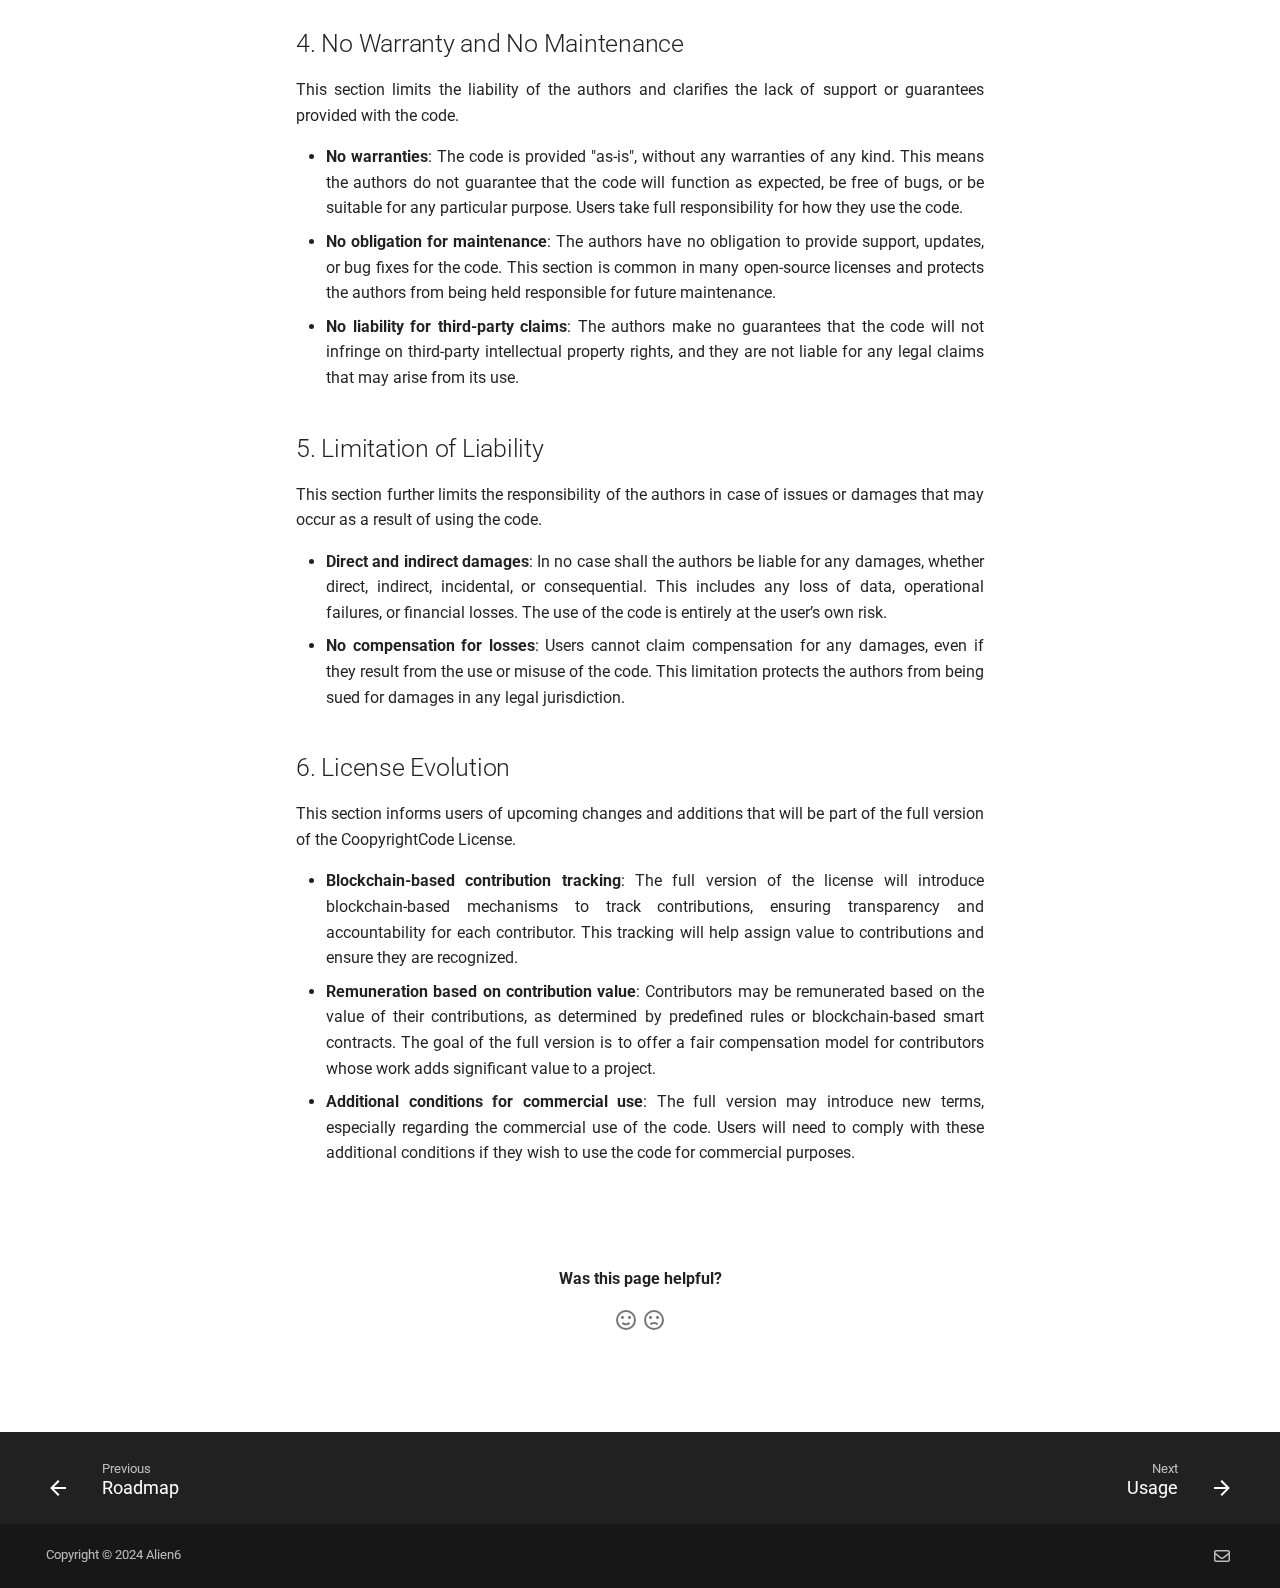
<file: light/licence/index.html>
<!doctype html>
<html lang="en" class="no-js">
  <head>
    
      <meta charset="utf-8">
      <meta name="viewport" content="width=device-width,initial-scale=1">
      
        <meta name="description" content="CoopyrightCode Licence Light">
      
      
        <meta name="author" content="Ludovic FERNANDEZ, Alien6">
      
      
        <link rel="canonical" href="https://licence.coopyrightcode.com/light/licence/">
      
      
        <link rel="prev" href="../../project/roadmap/">
      
      
        <link rel="next" href="../usage/">
      
      
      <link rel="icon" href="../../assets/images/logo.png">
      <meta name="generator" content="mkdocs-1.6.1, mkdocs-material-9.5.38">
    
    
      
        <title>Licence - CoopyrightCode</title>
      
    
    
      <link rel="stylesheet" href="../../assets/stylesheets/main.8c3ca2c6.min.css">
      
        
        <link rel="stylesheet" href="../../assets/stylesheets/palette.06af60db.min.css">
      
      
  
  
    
    
  
    
    
  
    
    
  
    
    
  
    
    
  
    
    
  
    
    
  
    
    
  
    
    
  
    
    
  
    
    
  
    
    
  
  
  <style>:root{--md-admonition-icon--note:url('data:image/svg+xml;charset=utf-8,<svg xmlns="http://www.w3.org/2000/svg" viewBox="0 0 16 16"><path d="M1 7.775V2.75C1 1.784 1.784 1 2.75 1h5.025c.464 0 .91.184 1.238.513l6.25 6.25a1.75 1.75 0 0 1 0 2.474l-5.026 5.026a1.75 1.75 0 0 1-2.474 0l-6.25-6.25A1.75 1.75 0 0 1 1 7.775m1.5 0c0 .066.026.13.073.177l6.25 6.25a.25.25 0 0 0 .354 0l5.025-5.025a.25.25 0 0 0 0-.354l-6.25-6.25a.25.25 0 0 0-.177-.073H2.75a.25.25 0 0 0-.25.25ZM6 5a1 1 0 1 1 0 2 1 1 0 0 1 0-2"/></svg>');--md-admonition-icon--abstract:url('data:image/svg+xml;charset=utf-8,<svg xmlns="http://www.w3.org/2000/svg" viewBox="0 0 16 16"><path d="M2.5 1.75v11.5c0 .138.112.25.25.25h3.17a.75.75 0 0 1 0 1.5H2.75A1.75 1.75 0 0 1 1 13.25V1.75C1 .784 1.784 0 2.75 0h8.5C12.216 0 13 .784 13 1.75v7.736a.75.75 0 0 1-1.5 0V1.75a.25.25 0 0 0-.25-.25h-8.5a.25.25 0 0 0-.25.25m13.274 9.537zl-4.557 4.45a.75.75 0 0 1-1.055-.008l-1.943-1.95a.75.75 0 0 1 1.062-1.058l1.419 1.425 4.026-3.932a.75.75 0 1 1 1.048 1.074M4.75 4h4.5a.75.75 0 0 1 0 1.5h-4.5a.75.75 0 0 1 0-1.5M4 7.75A.75.75 0 0 1 4.75 7h2a.75.75 0 0 1 0 1.5h-2A.75.75 0 0 1 4 7.75"/></svg>');--md-admonition-icon--info:url('data:image/svg+xml;charset=utf-8,<svg xmlns="http://www.w3.org/2000/svg" viewBox="0 0 16 16"><path d="M0 8a8 8 0 1 1 16 0A8 8 0 0 1 0 8m8-6.5a6.5 6.5 0 1 0 0 13 6.5 6.5 0 0 0 0-13M6.5 7.75A.75.75 0 0 1 7.25 7h1a.75.75 0 0 1 .75.75v2.75h.25a.75.75 0 0 1 0 1.5h-2a.75.75 0 0 1 0-1.5h.25v-2h-.25a.75.75 0 0 1-.75-.75M8 6a1 1 0 1 1 0-2 1 1 0 0 1 0 2"/></svg>');--md-admonition-icon--tip:url('data:image/svg+xml;charset=utf-8,<svg xmlns="http://www.w3.org/2000/svg" viewBox="0 0 16 16"><path d="M3.499.75a.75.75 0 0 1 1.5 0v.996C5.9 2.903 6.793 3.65 7.662 4.376l.24.202c-.036-.694.055-1.422.426-2.163C9.1.873 10.794-.045 12.622.26 14.408.558 16 1.94 16 4.25c0 1.278-.954 2.575-2.44 2.734l.146.508.065.22c.203.701.412 1.455.476 2.226.142 1.707-.4 3.03-1.487 3.898C11.714 14.671 10.27 15 8.75 15h-6a.75.75 0 0 1 0-1.5h1.376a4.5 4.5 0 0 1-.563-1.191 3.84 3.84 0 0 1-.05-2.063 4.65 4.65 0 0 1-2.025-.293.75.75 0 0 1 .525-1.406c1.357.507 2.376-.006 2.698-.318l.009-.01a.747.747 0 0 1 1.06 0 .75.75 0 0 1-.012 1.074c-.912.92-.992 1.835-.768 2.586.221.74.745 1.337 1.196 1.621H8.75c1.343 0 2.398-.296 3.074-.836.635-.507 1.036-1.31.928-2.602-.05-.603-.216-1.224-.422-1.93l-.064-.221c-.12-.407-.246-.84-.353-1.29a2.4 2.4 0 0 1-.507-.441 3.1 3.1 0 0 1-.633-1.248.75.75 0 0 1 1.455-.364c.046.185.144.436.31.627.146.168.353.305.712.305.738 0 1.25-.615 1.25-1.25 0-1.47-.95-2.315-2.123-2.51-1.172-.196-2.227.387-2.706 1.345-.46.92-.27 1.774.019 3.062l.042.19.01.05c.348.443.666.949.94 1.553a.75.75 0 1 1-1.365.62c-.553-1.217-1.32-1.94-2.3-2.768L6.7 5.527c-.814-.68-1.75-1.462-2.692-2.619a3.7 3.7 0 0 0-1.023.88c-.406.495-.663 1.036-.722 1.508.116.122.306.21.591.239.388.038.797-.06 1.032-.19a.75.75 0 0 1 .728 1.31c-.515.287-1.23.439-1.906.373-.682-.067-1.473-.38-1.879-1.193L.75 5.677V5.5c0-.984.48-1.94 1.077-2.664.46-.559 1.05-1.055 1.673-1.353z"/></svg>');--md-admonition-icon--success:url('data:image/svg+xml;charset=utf-8,<svg xmlns="http://www.w3.org/2000/svg" viewBox="0 0 16 16"><path d="M13.78 4.22a.75.75 0 0 1 0 1.06l-7.25 7.25a.75.75 0 0 1-1.06 0L2.22 9.28a.75.75 0 0 1 .018-1.042.75.75 0 0 1 1.042-.018L6 10.94l6.72-6.72a.75.75 0 0 1 1.06 0"/></svg>');--md-admonition-icon--question:url('data:image/svg+xml;charset=utf-8,<svg xmlns="http://www.w3.org/2000/svg" viewBox="0 0 16 16"><path d="M0 8a8 8 0 1 1 16 0A8 8 0 0 1 0 8m8-6.5a6.5 6.5 0 1 0 0 13 6.5 6.5 0 0 0 0-13M6.92 6.085h.001a.749.749 0 1 1-1.342-.67c.169-.339.436-.701.849-.977C6.845 4.16 7.369 4 8 4a2.76 2.76 0 0 1 1.637.525c.503.377.863.965.863 1.725 0 .448-.115.83-.329 1.15-.205.307-.47.513-.692.662-.109.072-.22.138-.313.195l-.006.004a6 6 0 0 0-.26.16 1 1 0 0 0-.276.245.75.75 0 0 1-1.248-.832c.184-.264.42-.489.692-.661q.154-.1.313-.195l.007-.004c.1-.061.182-.11.258-.161a1 1 0 0 0 .277-.245C8.96 6.514 9 6.427 9 6.25a.61.61 0 0 0-.262-.525A1.27 1.27 0 0 0 8 5.5c-.369 0-.595.09-.74.187a1 1 0 0 0-.34.398M9 11a1 1 0 1 1-2 0 1 1 0 0 1 2 0"/></svg>');--md-admonition-icon--warning:url('data:image/svg+xml;charset=utf-8,<svg xmlns="http://www.w3.org/2000/svg" viewBox="0 0 16 16"><path d="M6.457 1.047c.659-1.234 2.427-1.234 3.086 0l6.082 11.378A1.75 1.75 0 0 1 14.082 15H1.918a1.75 1.75 0 0 1-1.543-2.575Zm1.763.707a.25.25 0 0 0-.44 0L1.698 13.132a.25.25 0 0 0 .22.368h12.164a.25.25 0 0 0 .22-.368Zm.53 3.996v2.5a.75.75 0 0 1-1.5 0v-2.5a.75.75 0 0 1 1.5 0M9 11a1 1 0 1 1-2 0 1 1 0 0 1 2 0"/></svg>');--md-admonition-icon--failure:url('data:image/svg+xml;charset=utf-8,<svg xmlns="http://www.w3.org/2000/svg" viewBox="0 0 16 16"><path d="M2.344 2.343za8 8 0 0 1 11.314 11.314A8.002 8.002 0 0 1 .234 10.089a8 8 0 0 1 2.11-7.746m1.06 10.253a6.5 6.5 0 1 0 9.108-9.275 6.5 6.5 0 0 0-9.108 9.275M6.03 4.97 8 6.94l1.97-1.97a.749.749 0 0 1 1.275.326.75.75 0 0 1-.215.734L9.06 8l1.97 1.97a.749.749 0 0 1-.326 1.275.75.75 0 0 1-.734-.215L8 9.06l-1.97 1.97a.749.749 0 0 1-1.275-.326.75.75 0 0 1 .215-.734L6.94 8 4.97 6.03a.75.75 0 0 1 .018-1.042.75.75 0 0 1 1.042-.018"/></svg>');--md-admonition-icon--danger:url('data:image/svg+xml;charset=utf-8,<svg xmlns="http://www.w3.org/2000/svg" viewBox="0 0 16 16"><path d="M9.504.43a1.516 1.516 0 0 1 2.437 1.713L10.415 5.5h2.123c1.57 0 2.346 1.909 1.22 3.004l-7.34 7.142a1.25 1.25 0 0 1-.871.354h-.302a1.25 1.25 0 0 1-1.157-1.723L5.633 10.5H3.462c-1.57 0-2.346-1.909-1.22-3.004zm1.047 1.074L3.286 8.571A.25.25 0 0 0 3.462 9H6.75a.75.75 0 0 1 .694 1.034l-1.713 4.188 6.982-6.793A.25.25 0 0 0 12.538 7H9.25a.75.75 0 0 1-.683-1.06l2.008-4.418.003-.006-.004-.009-.006-.006-.008-.001q-.005 0-.009.004"/></svg>');--md-admonition-icon--bug:url('data:image/svg+xml;charset=utf-8,<svg xmlns="http://www.w3.org/2000/svg" viewBox="0 0 16 16"><path d="M4.72.22a.75.75 0 0 1 1.06 0l1 .999a3.5 3.5 0 0 1 2.441 0l.999-1a.748.748 0 0 1 1.265.332.75.75 0 0 1-.205.729l-.775.776c.616.63.995 1.493.995 2.444v.327q0 .15-.025.292c.408.14.764.392 1.029.722l1.968-.787a.75.75 0 0 1 .556 1.392L13 7.258V9h2.25a.75.75 0 0 1 0 1.5H13v.5q-.002.615-.141 1.186l2.17.868a.75.75 0 0 1-.557 1.392l-2.184-.873A5 5 0 0 1 8 16a5 5 0 0 1-4.288-2.427l-2.183.873a.75.75 0 0 1-.558-1.392l2.17-.868A5 5 0 0 1 3 11v-.5H.75a.75.75 0 0 1 0-1.5H3V7.258L.971 6.446a.75.75 0 0 1 .558-1.392l1.967.787c.265-.33.62-.583 1.03-.722a1.7 1.7 0 0 1-.026-.292V4.5c0-.951.38-1.814.995-2.444L4.72 1.28a.75.75 0 0 1 0-1.06m.53 6.28a.75.75 0 0 0-.75.75V11a3.5 3.5 0 1 0 7 0V7.25a.75.75 0 0 0-.75-.75ZM6.173 5h3.654A.17.17 0 0 0 10 4.827V4.5a2 2 0 1 0-4 0v.327c0 .096.077.173.173.173"/></svg>');--md-admonition-icon--example:url('data:image/svg+xml;charset=utf-8,<svg xmlns="http://www.w3.org/2000/svg" viewBox="0 0 16 16"><path d="M5 5.782V2.5h-.25a.75.75 0 0 1 0-1.5h6.5a.75.75 0 0 1 0 1.5H11v3.282l3.666 5.76C15.619 13.04 14.543 15 12.767 15H3.233c-1.776 0-2.852-1.96-1.899-3.458Zm-2.4 6.565a.75.75 0 0 0 .633 1.153h9.534a.75.75 0 0 0 .633-1.153L12.225 10.5h-8.45ZM9.5 2.5h-3V6c0 .143-.04.283-.117.403L4.73 9h6.54L9.617 6.403A.75.75 0 0 1 9.5 6Z"/></svg>');--md-admonition-icon--quote:url('data:image/svg+xml;charset=utf-8,<svg xmlns="http://www.w3.org/2000/svg" viewBox="0 0 16 16"><path d="M1.75 2.5h10.5a.75.75 0 0 1 0 1.5H1.75a.75.75 0 0 1 0-1.5m4 5h8.5a.75.75 0 0 1 0 1.5h-8.5a.75.75 0 0 1 0-1.5m0 5h8.5a.75.75 0 0 1 0 1.5h-8.5a.75.75 0 0 1 0-1.5M2.5 7.75v6a.75.75 0 0 1-1.5 0v-6a.75.75 0 0 1 1.5 0"/></svg>');}</style>



    
    
      
    
    
      
        
        
        <link rel="preconnect" href="https://fonts.gstatic.com" crossorigin>
        <link rel="stylesheet" href="https://fonts.googleapis.com/css?family=Roboto:300,300i,400,400i,700,700i%7CRoboto+Mono:400,400i,700,700i&display=fallback">
        <style>:root{--md-text-font:"Roboto";--md-code-font:"Roboto Mono"}</style>
      
    
    
    <script>__md_scope=new URL("../..",location),__md_hash=e=>[...e].reduce(((e,_)=>(e<<5)-e+_.charCodeAt(0)),0),__md_get=(e,_=localStorage,t=__md_scope)=>JSON.parse(_.getItem(t.pathname+"."+e)),__md_set=(e,_,t=localStorage,a=__md_scope)=>{try{t.setItem(a.pathname+"."+e,JSON.stringify(_))}catch(e){}}</script>
    
      
  


    
    
    
  <link
    rel="stylesheet"
    href="../../assets/stylesheets/custom.f7ec4df2.min.css"
  />
  
  </head>
  
  
    
    
      
    
    
    
    
    <body dir="ltr" data-md-color-scheme="default" data-md-color-primary="black" data-md-color-accent="blue">
  
    
    <input class="md-toggle" data-md-toggle="drawer" type="checkbox" id="__drawer" autocomplete="off">
    <input class="md-toggle" data-md-toggle="search" type="checkbox" id="__search" autocomplete="off">
    <label class="md-overlay" for="__drawer"></label>
    <div data-md-component="skip">
      
        
        <a href="#coopyrightcode-light-license-v11" class="md-skip">
          Skip to content
        </a>
      
    </div>
    <div data-md-component="announce">
      
    </div>
    
    
      

  

<header class="md-header md-header--shadow md-header--lifted" data-md-component="header">
  <nav class="md-header__inner md-grid" aria-label="Header">
    <a href="../.." title="CoopyrightCode" class="md-header__button md-logo" aria-label="CoopyrightCode" data-md-component="logo">
      
  <img src="../../assets/images/logo.png" alt="logo">

    </a>
    <label class="md-header__button md-icon" for="__drawer">
      
      <svg xmlns="http://www.w3.org/2000/svg" viewBox="0 0 24 24"><path d="M3 6h18v2H3zm0 5h18v2H3zm0 5h18v2H3z"/></svg>
    </label>
    <div class="md-header__title" data-md-component="header-title">
      <div class="md-header__ellipsis">
        <div class="md-header__topic">
          <span class="md-ellipsis">
            CoopyrightCode
          </span>
        </div>
        <div class="md-header__topic" data-md-component="header-topic">
          <span class="md-ellipsis">
            
              Licence
            
          </span>
        </div>
      </div>
    </div>
    
      
        <form class="md-header__option" data-md-component="palette">
  
    
    
    
    <input class="md-option" data-md-color-media="" data-md-color-scheme="default" data-md-color-primary="black" data-md-color-accent="blue"  aria-label="Switch to dark mode"  type="radio" name="__palette" id="__palette_0">
    
      <label class="md-header__button md-icon" title="Switch to dark mode" for="__palette_1" hidden>
        <svg xmlns="http://www.w3.org/2000/svg" viewBox="0 0 24 24"><path d="m17.75 4.09-2.53 1.94.91 3.06-2.63-1.81-2.63 1.81.91-3.06-2.53-1.94L12.44 4l1.06-3 1.06 3zm3.5 6.91-1.64 1.25.59 1.98-1.7-1.17-1.7 1.17.59-1.98L15.75 11l2.06-.05L18.5 9l.69 1.95zm-2.28 4.95c.83-.08 1.72 1.1 1.19 1.85-.32.45-.66.87-1.08 1.27C15.17 23 8.84 23 4.94 19.07c-3.91-3.9-3.91-10.24 0-14.14.4-.4.82-.76 1.27-1.08.75-.53 1.93.36 1.85 1.19-.27 2.86.69 5.83 2.89 8.02a9.96 9.96 0 0 0 8.02 2.89m-1.64 2.02a12.08 12.08 0 0 1-7.8-3.47c-2.17-2.19-3.33-5-3.49-7.82-2.81 3.14-2.7 7.96.31 10.98 3.02 3.01 7.84 3.12 10.98.31"/></svg>
      </label>
    
  
    
    
    
    <input class="md-option" data-md-color-media="" data-md-color-scheme="slate" data-md-color-primary="black" data-md-color-accent="blue-grey"  aria-label="Switch to light mode"  type="radio" name="__palette" id="__palette_1">
    
      <label class="md-header__button md-icon" title="Switch to light mode" for="__palette_0" hidden>
        <svg xmlns="http://www.w3.org/2000/svg" viewBox="0 0 24 24"><path d="M12 7a5 5 0 0 1 5 5 5 5 0 0 1-5 5 5 5 0 0 1-5-5 5 5 0 0 1 5-5m0 2a3 3 0 0 0-3 3 3 3 0 0 0 3 3 3 3 0 0 0 3-3 3 3 0 0 0-3-3m0-7 2.39 3.42C13.65 5.15 12.84 5 12 5s-1.65.15-2.39.42zM3.34 7l4.16-.35A7.2 7.2 0 0 0 5.94 8.5c-.44.74-.69 1.5-.83 2.29zm.02 10 1.76-3.77a7.131 7.131 0 0 0 2.38 4.14zM20.65 7l-1.77 3.79a7.02 7.02 0 0 0-2.38-4.15zm-.01 10-4.14.36c.59-.51 1.12-1.14 1.54-1.86.42-.73.69-1.5.83-2.29zM12 22l-2.41-3.44c.74.27 1.55.44 2.41.44.82 0 1.63-.17 2.37-.44z"/></svg>
      </label>
    
  
</form>
      
    
    
      <script>var palette=__md_get("__palette");if(palette&&palette.color){if("(prefers-color-scheme)"===palette.color.media){var media=matchMedia("(prefers-color-scheme: light)"),input=document.querySelector(media.matches?"[data-md-color-media='(prefers-color-scheme: light)']":"[data-md-color-media='(prefers-color-scheme: dark)']");palette.color.media=input.getAttribute("data-md-color-media"),palette.color.scheme=input.getAttribute("data-md-color-scheme"),palette.color.primary=input.getAttribute("data-md-color-primary"),palette.color.accent=input.getAttribute("data-md-color-accent")}for(var[key,value]of Object.entries(palette.color))document.body.setAttribute("data-md-color-"+key,value)}</script>
    
    
    
      <label class="md-header__button md-icon" for="__search">
        
        <svg xmlns="http://www.w3.org/2000/svg" viewBox="0 0 24 24"><path d="M9.5 3A6.5 6.5 0 0 1 16 9.5c0 1.61-.59 3.09-1.56 4.23l.27.27h.79l5 5-1.5 1.5-5-5v-.79l-.27-.27A6.52 6.52 0 0 1 9.5 16 6.5 6.5 0 0 1 3 9.5 6.5 6.5 0 0 1 9.5 3m0 2C7 5 5 7 5 9.5S7 14 9.5 14 14 12 14 9.5 12 5 9.5 5"/></svg>
      </label>
      <div class="md-search" data-md-component="search" role="dialog">
  <label class="md-search__overlay" for="__search"></label>
  <div class="md-search__inner" role="search">
    <form class="md-search__form" name="search">
      <input type="text" class="md-search__input" name="query" aria-label="Search" placeholder="Search" autocapitalize="off" autocorrect="off" autocomplete="off" spellcheck="false" data-md-component="search-query" required>
      <label class="md-search__icon md-icon" for="__search">
        
        <svg xmlns="http://www.w3.org/2000/svg" viewBox="0 0 24 24"><path d="M9.5 3A6.5 6.5 0 0 1 16 9.5c0 1.61-.59 3.09-1.56 4.23l.27.27h.79l5 5-1.5 1.5-5-5v-.79l-.27-.27A6.52 6.52 0 0 1 9.5 16 6.5 6.5 0 0 1 3 9.5 6.5 6.5 0 0 1 9.5 3m0 2C7 5 5 7 5 9.5S7 14 9.5 14 14 12 14 9.5 12 5 9.5 5"/></svg>
        
        <svg xmlns="http://www.w3.org/2000/svg" viewBox="0 0 24 24"><path d="M20 11v2H8l5.5 5.5-1.42 1.42L4.16 12l7.92-7.92L13.5 5.5 8 11z"/></svg>
      </label>
      <nav class="md-search__options" aria-label="Search">
        
          <a href="javascript:void(0)" class="md-search__icon md-icon" title="Share" aria-label="Share" data-clipboard data-clipboard-text="" data-md-component="search-share" tabindex="-1">
            
            <svg xmlns="http://www.w3.org/2000/svg" viewBox="0 0 24 24"><path d="M18 16.08c-.76 0-1.44.3-1.96.77L8.91 12.7c.05-.23.09-.46.09-.7s-.04-.47-.09-.7l7.05-4.11c.54.5 1.25.81 2.04.81a3 3 0 0 0 3-3 3 3 0 0 0-3-3 3 3 0 0 0-3 3c0 .24.04.47.09.7L8.04 9.81C7.5 9.31 6.79 9 6 9a3 3 0 0 0-3 3 3 3 0 0 0 3 3c.79 0 1.5-.31 2.04-.81l7.12 4.15c-.05.21-.08.43-.08.66 0 1.61 1.31 2.91 2.92 2.91s2.92-1.3 2.92-2.91A2.92 2.92 0 0 0 18 16.08"/></svg>
          </a>
        
        <button type="reset" class="md-search__icon md-icon" title="Clear" aria-label="Clear" tabindex="-1">
          
          <svg xmlns="http://www.w3.org/2000/svg" viewBox="0 0 24 24"><path d="M19 6.41 17.59 5 12 10.59 6.41 5 5 6.41 10.59 12 5 17.59 6.41 19 12 13.41 17.59 19 19 17.59 13.41 12z"/></svg>
        </button>
      </nav>
      
        <div class="md-search__suggest" data-md-component="search-suggest"></div>
      
    </form>
    <div class="md-search__output">
      <div class="md-search__scrollwrap" tabindex="0" data-md-scrollfix>
        <div class="md-search-result" data-md-component="search-result">
          <div class="md-search-result__meta">
            Initializing search
          </div>
          <ol class="md-search-result__list" role="presentation"></ol>
        </div>
      </div>
    </div>
  </div>
</div>
    
    
      <div class="md-header__source">
        <a href="https://github.com/coopyrightcode/licence-light" title="Go to repository" class="md-source" data-md-component="source">
  <div class="md-source__icon md-icon">
    
    <svg xmlns="http://www.w3.org/2000/svg" viewBox="0 0 448 512"><!--! Font Awesome Free 6.6.0 by @fontawesome - https://fontawesome.com License - https://fontawesome.com/license/free (Icons: CC BY 4.0, Fonts: SIL OFL 1.1, Code: MIT License) Copyright 2024 Fonticons, Inc.--><path d="M439.55 236.05 244 40.45a28.87 28.87 0 0 0-40.81 0l-40.66 40.63 51.52 51.52c27.06-9.14 52.68 16.77 43.39 43.68l49.66 49.66c34.23-11.8 61.18 31 35.47 56.69-26.49 26.49-70.21-2.87-56-37.34L240.22 199v121.85c25.3 12.54 22.26 41.85 9.08 55a34.34 34.34 0 0 1-48.55 0c-17.57-17.6-11.07-46.91 11.25-56v-123c-20.8-8.51-24.6-30.74-18.64-45L142.57 101 8.45 235.14a28.86 28.86 0 0 0 0 40.81l195.61 195.6a28.86 28.86 0 0 0 40.8 0l194.69-194.69a28.86 28.86 0 0 0 0-40.81"/></svg>
  </div>
  <div class="md-source__repository">
    coopyrightcode/licence-light
  </div>
</a>
      </div>
    
  </nav>
  
    
      
<nav class="md-tabs" aria-label="Tabs" data-md-component="tabs">
  <div class="md-grid">
    <ul class="md-tabs__list">
      
        
  
  
  
    <li class="md-tabs__item">
      <a href="../.." class="md-tabs__link">
        
  
    
  
  Home

      </a>
    </li>
  

      
        
  
  
  
    <li class="md-tabs__item">
      <a href="../../overview/" class="md-tabs__link">
        
  
    
  
  Overview

      </a>
    </li>
  

      
        
  
  
  
    
    
      <li class="md-tabs__item">
        <a href="../../project/mission/" class="md-tabs__link">
          
  
    
  
  The Project

        </a>
      </li>
    
  

      
        
  
  
    
  
  
    
    
      <li class="md-tabs__item md-tabs__item--active">
        <a href="./" class="md-tabs__link">
          
  
    
  
  Light Version

        </a>
      </li>
    
  

      
        
  
  
  
    <li class="md-tabs__item">
      <a href="../../contributing/" class="md-tabs__link">
        
  
    
  
  Contributing

      </a>
    </li>
  

      
        
  
  
  
    <li class="md-tabs__item">
      <a href="../../code_of_conduct/" class="md-tabs__link">
        
  
    
  
  Code of Conduct

      </a>
    </li>
  

      
    </ul>
  </div>
</nav>
    
  
</header>
    
    <div class="md-container" data-md-component="container">
      
      
        
      
      <main class="md-main" data-md-component="main">
        <div class="md-main__inner md-grid">
          
            
              
              <div class="md-sidebar md-sidebar--primary" data-md-component="sidebar" data-md-type="navigation" >
                <div class="md-sidebar__scrollwrap">
                  <div class="md-sidebar__inner">
                    


  


<nav class="md-nav md-nav--primary md-nav--lifted" aria-label="Navigation" data-md-level="0">
  <label class="md-nav__title" for="__drawer">
    <a href="../.." title="CoopyrightCode" class="md-nav__button md-logo" aria-label="CoopyrightCode" data-md-component="logo">
      
  <img src="../../assets/images/logo.png" alt="logo">

    </a>
    CoopyrightCode
  </label>
  
    <div class="md-nav__source">
      <a href="https://github.com/coopyrightcode/licence-light" title="Go to repository" class="md-source" data-md-component="source">
  <div class="md-source__icon md-icon">
    
    <svg xmlns="http://www.w3.org/2000/svg" viewBox="0 0 448 512"><!--! Font Awesome Free 6.6.0 by @fontawesome - https://fontawesome.com License - https://fontawesome.com/license/free (Icons: CC BY 4.0, Fonts: SIL OFL 1.1, Code: MIT License) Copyright 2024 Fonticons, Inc.--><path d="M439.55 236.05 244 40.45a28.87 28.87 0 0 0-40.81 0l-40.66 40.63 51.52 51.52c27.06-9.14 52.68 16.77 43.39 43.68l49.66 49.66c34.23-11.8 61.18 31 35.47 56.69-26.49 26.49-70.21-2.87-56-37.34L240.22 199v121.85c25.3 12.54 22.26 41.85 9.08 55a34.34 34.34 0 0 1-48.55 0c-17.57-17.6-11.07-46.91 11.25-56v-123c-20.8-8.51-24.6-30.74-18.64-45L142.57 101 8.45 235.14a28.86 28.86 0 0 0 0 40.81l195.61 195.6a28.86 28.86 0 0 0 40.8 0l194.69-194.69a28.86 28.86 0 0 0 0-40.81"/></svg>
  </div>
  <div class="md-source__repository">
    coopyrightcode/licence-light
  </div>
</a>
    </div>
  
  <ul class="md-nav__list" data-md-scrollfix>
    
      
      
  
  
  
  
    <li class="md-nav__item">
      <a href="../.." class="md-nav__link">
        
  
  <span class="md-ellipsis">
    Home
  </span>
  

      </a>
    </li>
  

    
      
      
  
  
  
  
    <li class="md-nav__item">
      <a href="../../overview/" class="md-nav__link">
        
  
  <span class="md-ellipsis">
    Overview
  </span>
  

      </a>
    </li>
  

    
      
      
  
  
  
  
    
    
      
        
      
        
      
    
    
      
      
    
    
    <li class="md-nav__item md-nav__item--nested">
      
        
        
          
        
        <input class="md-nav__toggle md-toggle md-toggle--indeterminate" type="checkbox" id="__nav_3" >
        
          
          <label class="md-nav__link" for="__nav_3" id="__nav_3_label" tabindex="0">
            
  
  <span class="md-ellipsis">
    The Project
  </span>
  

            <span class="md-nav__icon md-icon"></span>
          </label>
        
        <nav class="md-nav" data-md-level="1" aria-labelledby="__nav_3_label" aria-expanded="false">
          <label class="md-nav__title" for="__nav_3">
            <span class="md-nav__icon md-icon"></span>
            The Project
          </label>
          <ul class="md-nav__list" data-md-scrollfix>
            
              
                
  
  
  
  
    <li class="md-nav__item">
      <a href="../../project/mission/" class="md-nav__link">
        
  
  <span class="md-ellipsis">
    Vision & Mission
  </span>
  

      </a>
    </li>
  

              
            
              
                
  
  
  
  
    <li class="md-nav__item">
      <a href="../../project/roadmap/" class="md-nav__link">
        
  
  <span class="md-ellipsis">
    Roadmap
  </span>
  

      </a>
    </li>
  

              
            
          </ul>
        </nav>
      
    </li>
  

    
      
      
  
  
    
  
  
  
    
    
      
        
      
        
      
        
      
    
    
      
        
        
      
      
    
    
    <li class="md-nav__item md-nav__item--active md-nav__item--section md-nav__item--nested">
      
        
        
        <input class="md-nav__toggle md-toggle " type="checkbox" id="__nav_4" checked>
        
          
          <label class="md-nav__link" for="__nav_4" id="__nav_4_label" tabindex="">
            
  
  <span class="md-ellipsis">
    Light Version
  </span>
  

            <span class="md-nav__icon md-icon"></span>
          </label>
        
        <nav class="md-nav" data-md-level="1" aria-labelledby="__nav_4_label" aria-expanded="true">
          <label class="md-nav__title" for="__nav_4">
            <span class="md-nav__icon md-icon"></span>
            Light Version
          </label>
          <ul class="md-nav__list" data-md-scrollfix>
            
              
                
  
  
    
  
  
  
    <li class="md-nav__item md-nav__item--active">
      
      <input class="md-nav__toggle md-toggle" type="checkbox" id="__toc">
      
      
        
      
      
        <label class="md-nav__link md-nav__link--active" for="__toc">
          
  
  <span class="md-ellipsis">
    Licence
  </span>
  

          <span class="md-nav__icon md-icon"></span>
        </label>
      
      <a href="./" class="md-nav__link md-nav__link--active">
        
  
  <span class="md-ellipsis">
    Licence
  </span>
  

      </a>
      
        

<nav class="md-nav md-nav--secondary" aria-label="Table of contents">
  
  
  
    
  
  
    <label class="md-nav__title" for="__toc">
      <span class="md-nav__icon md-icon"></span>
      Table of contents
    </label>
    <ul class="md-nav__list" data-md-component="toc" data-md-scrollfix>
      
        <li class="md-nav__item">
  <a href="#1-granted-rights" class="md-nav__link">
    <span class="md-ellipsis">
      1. Granted Rights
    </span>
  </a>
  
</li>
      
        <li class="md-nav__item">
  <a href="#2-prohibition-of-commercial-use" class="md-nav__link">
    <span class="md-ellipsis">
      2. Prohibition of Commercial Use
    </span>
  </a>
  
</li>
      
        <li class="md-nav__item">
  <a href="#3-user-obligations" class="md-nav__link">
    <span class="md-ellipsis">
      3. User Obligations
    </span>
  </a>
  
</li>
      
        <li class="md-nav__item">
  <a href="#4-no-warranty-and-no-maintenance" class="md-nav__link">
    <span class="md-ellipsis">
      4. No Warranty and No Maintenance
    </span>
  </a>
  
</li>
      
        <li class="md-nav__item">
  <a href="#5-limitation-of-liability" class="md-nav__link">
    <span class="md-ellipsis">
      5. Limitation of Liability
    </span>
  </a>
  
</li>
      
        <li class="md-nav__item">
  <a href="#6-license-evolution" class="md-nav__link">
    <span class="md-ellipsis">
      6. License Evolution
    </span>
  </a>
  
</li>
      
    </ul>
  
</nav>
      
    </li>
  

              
            
              
                
  
  
  
  
    <li class="md-nav__item">
      <a href="../usage/" class="md-nav__link">
        
  
  <span class="md-ellipsis">
    Usage
  </span>
  

      </a>
    </li>
  

              
            
              
                
  
  
  
  
    <li class="md-nav__item">
      <a href="../faq/" class="md-nav__link">
        
  
  <span class="md-ellipsis">
    FAQ
  </span>
  

      </a>
    </li>
  

              
            
          </ul>
        </nav>
      
    </li>
  

    
      
      
  
  
  
  
    <li class="md-nav__item">
      <a href="../../contributing/" class="md-nav__link">
        
  
  <span class="md-ellipsis">
    Contributing
  </span>
  

      </a>
    </li>
  

    
      
      
  
  
  
  
    <li class="md-nav__item">
      <a href="../../code_of_conduct/" class="md-nav__link">
        
  
  <span class="md-ellipsis">
    Code of Conduct
  </span>
  

      </a>
    </li>
  

    
  </ul>
</nav>
                  </div>
                </div>
              </div>
            
            
              
              <div class="md-sidebar md-sidebar--secondary" data-md-component="sidebar" data-md-type="toc" >
                <div class="md-sidebar__scrollwrap">
                  <div class="md-sidebar__inner">
                    

<nav class="md-nav md-nav--secondary" aria-label="Table of contents">
  
  
  
    
  
  
    <label class="md-nav__title" for="__toc">
      <span class="md-nav__icon md-icon"></span>
      Table of contents
    </label>
    <ul class="md-nav__list" data-md-component="toc" data-md-scrollfix>
      
        <li class="md-nav__item">
  <a href="#1-granted-rights" class="md-nav__link">
    <span class="md-ellipsis">
      1. Granted Rights
    </span>
  </a>
  
</li>
      
        <li class="md-nav__item">
  <a href="#2-prohibition-of-commercial-use" class="md-nav__link">
    <span class="md-ellipsis">
      2. Prohibition of Commercial Use
    </span>
  </a>
  
</li>
      
        <li class="md-nav__item">
  <a href="#3-user-obligations" class="md-nav__link">
    <span class="md-ellipsis">
      3. User Obligations
    </span>
  </a>
  
</li>
      
        <li class="md-nav__item">
  <a href="#4-no-warranty-and-no-maintenance" class="md-nav__link">
    <span class="md-ellipsis">
      4. No Warranty and No Maintenance
    </span>
  </a>
  
</li>
      
        <li class="md-nav__item">
  <a href="#5-limitation-of-liability" class="md-nav__link">
    <span class="md-ellipsis">
      5. Limitation of Liability
    </span>
  </a>
  
</li>
      
        <li class="md-nav__item">
  <a href="#6-license-evolution" class="md-nav__link">
    <span class="md-ellipsis">
      6. License Evolution
    </span>
  </a>
  
</li>
      
    </ul>
  
</nav>
                  </div>
                </div>
              </div>
            
          
          
            <div class="md-content" data-md-component="content">
              <article class="md-content__inner md-typeset">
                
                  

  
  


<h1 id="coopyrightcode-light-license-v11">CoopyrightCode Light License (v1.1)</h1>
<p>This license grants free, non-commercial use of the code under the conditions outlined below. The code is provided without warranty or maintenance, and users are informed that a complete version of this license will be published in the future, with more detailed terms, including contribution traceability via blockchain and remuneration mechanisms based on the value of contributions.</p>
<h2 id="1-granted-rights">1. Granted Rights</h2>
<p>This section outlines the rights that users have under the CoopyrightCode Light License. It allows for wide use of the code but strictly for non-commercial purposes.</p>
<ul>
<li><strong>Use, copy, modify, and distribute</strong>: Users may use, copy, modify, and distribute the source code, provided that it is only for non-commercial purposes. This ensures that the code remains freely available to the community but limits its exploitation in commercial settings.</li>
<li><strong>Create derivative works</strong>: Users can create derivative works from the source code, but these derivatives must also be used solely for non-commercial purposes. Any alterations or improvements must still comply with the non-commercial intent of this license.</li>
<li><strong>Redistribute modifications</strong>: Users are permitted to share modified versions of the code, as long as the same terms of this license are applied to the modified code.</li>
</ul>
<h2 id="2-prohibition-of-commercial-use">2. Prohibition of Commercial Use</h2>
<p>This license explicitly prohibits any use of the code for commercial purposes. </p>
<ul>
<li><strong>Non-commercial limitation</strong>: The code and any derivative works cannot be used for commercial purposes, meaning that the code cannot be included in any product or service that generates revenue. This prevents the code from being used in for-profit software or services without a proper commercial agreement.</li>
<li><strong>Separate license for commercial use</strong>: If someone wishes to use the code for commercial purposes, they must obtain a separate commercial license. The terms for such commercial use will be provided in the full version of the CoopyrightCode License, which will introduce the mechanisms for commercial exploitation and remuneration.</li>
</ul>
<h2 id="3-user-obligations">3. User Obligations</h2>
<p>To ensure proper credit and adherence to the terms of the license, users must fulfill the following obligations:</p>
<ul>
<li><strong>Attribution</strong>: Users must give proper credit to the original author(s). This includes mentioning the name of the author and providing a link to the original repository or the license text in any distribution or modification of the code. Proper attribution is a key part of the open-source ethos and ensures recognition for the original creators.</li>
<li><strong>Preservation of legal notices</strong>: All copyright notices, disclaimers, and other legal notices must remain intact and unaltered. Users cannot remove these notices in any distributed or modified version of the code.</li>
<li><strong>License inclusion</strong>: Any redistribution of the code, whether modified or not, must include a copy of this license or a reference to it, ensuring that all users of the code are aware of the applicable terms.</li>
</ul>
<h2 id="4-no-warranty-and-no-maintenance">4. No Warranty and No Maintenance</h2>
<p>This section limits the liability of the authors and clarifies the lack of support or guarantees provided with the code.</p>
<ul>
<li><strong>No warranties</strong>: The code is provided "as-is", without any warranties of any kind. This means the authors do not guarantee that the code will function as expected, be free of bugs, or be suitable for any particular purpose. Users take full responsibility for how they use the code.</li>
<li><strong>No obligation for maintenance</strong>: The authors have no obligation to provide support, updates, or bug fixes for the code. This section is common in many open-source licenses and protects the authors from being held responsible for future maintenance.</li>
<li><strong>No liability for third-party claims</strong>: The authors make no guarantees that the code will not infringe on third-party intellectual property rights, and they are not liable for any legal claims that may arise from its use.</li>
</ul>
<h2 id="5-limitation-of-liability">5. Limitation of Liability</h2>
<p>This section further limits the responsibility of the authors in case of issues or damages that may occur as a result of using the code.</p>
<ul>
<li><strong>Direct and indirect damages</strong>: In no case shall the authors be liable for any damages, whether direct, indirect, incidental, or consequential. This includes any loss of data, operational failures, or financial losses. The use of the code is entirely at the user’s own risk.</li>
<li><strong>No compensation for losses</strong>: Users cannot claim compensation for any damages, even if they result from the use or misuse of the code. This limitation protects the authors from being sued for damages in any legal jurisdiction.</li>
</ul>
<h2 id="6-license-evolution">6. License Evolution</h2>
<p>This section informs users of upcoming changes and additions that will be part of the full version of the CoopyrightCode License.</p>
<ul>
<li><strong>Blockchain-based contribution tracking</strong>: The full version of the license will introduce blockchain-based mechanisms to track contributions, ensuring transparency and accountability for each contributor. This tracking will help assign value to contributions and ensure they are recognized.</li>
<li><strong>Remuneration based on contribution value</strong>: Contributors may be remunerated based on the value of their contributions, as determined by predefined rules or blockchain-based smart contracts. The goal of the full version is to offer a fair compensation model for contributors whose work adds significant value to a project.</li>
<li><strong>Additional conditions for commercial use</strong>: The full version may introduce new terms, especially regarding the commercial use of the code. Users will need to comply with these additional conditions if they wish to use the code for commercial purposes.</li>
</ul>









  



  <form class="md-feedback" name="feedback" hidden>
    <fieldset>
      <legend class="md-feedback__title">
        Was this page helpful?
      </legend>
      <div class="md-feedback__inner">
        <div class="md-feedback__list">
          
            <button class="md-feedback__icon md-icon" type="submit" title="This page was helpful" data-md-value="1">
              <svg xmlns="http://www.w3.org/2000/svg" viewBox="0 0 24 24"><path d="M20 12a8 8 0 0 0-8-8 8 8 0 0 0-8 8 8 8 0 0 0 8 8 8 8 0 0 0 8-8m2 0a10 10 0 0 1-10 10A10 10 0 0 1 2 12 10 10 0 0 1 12 2a10 10 0 0 1 10 10M10 9.5c0 .8-.7 1.5-1.5 1.5S7 10.3 7 9.5 7.7 8 8.5 8s1.5.7 1.5 1.5m7 0c0 .8-.7 1.5-1.5 1.5S14 10.3 14 9.5 14.7 8 15.5 8s1.5.7 1.5 1.5m-5 7.73c-1.75 0-3.29-.73-4.19-1.81L9.23 14c.45.72 1.52 1.23 2.77 1.23s2.32-.51 2.77-1.23l1.42 1.42c-.9 1.08-2.44 1.81-4.19 1.81"/></svg>
            </button>
          
            <button class="md-feedback__icon md-icon" type="submit" title="This page could be improved" data-md-value="0">
              <svg xmlns="http://www.w3.org/2000/svg" viewBox="0 0 24 24"><path d="M20 12a8 8 0 0 0-8-8 8 8 0 0 0-8 8 8 8 0 0 0 8 8 8 8 0 0 0 8-8m2 0a10 10 0 0 1-10 10A10 10 0 0 1 2 12 10 10 0 0 1 12 2a10 10 0 0 1 10 10m-6.5-4c.8 0 1.5.7 1.5 1.5s-.7 1.5-1.5 1.5-1.5-.7-1.5-1.5.7-1.5 1.5-1.5M10 9.5c0 .8-.7 1.5-1.5 1.5S7 10.3 7 9.5 7.7 8 8.5 8s1.5.7 1.5 1.5m2 4.5c1.75 0 3.29.72 4.19 1.81l-1.42 1.42C14.32 16.5 13.25 16 12 16s-2.32.5-2.77 1.23l-1.42-1.42C8.71 14.72 10.25 14 12 14"/></svg>
            </button>
          
        </div>
        <div class="md-feedback__note">
          
            <div data-md-value="1" hidden>
              
              
                
              
              Thanks for your feedback!
            </div>
          
            <div data-md-value="0" hidden>
              
              
                
              
              Thanks for your feedback! Help us improve this page by using our <a href="..." target="_blank" rel="noopener">feedback form</a>.
            </div>
          
        </div>
      </div>
    </fieldset>
  </form>


                
              </article>
            </div>
          
          
<script>var target=document.getElementById(location.hash.slice(1));target&&target.name&&(target.checked=target.name.startsWith("__tabbed_"))</script>
        </div>
        
          <button type="button" class="md-top md-icon" data-md-component="top" hidden>
  
  <svg xmlns="http://www.w3.org/2000/svg" viewBox="0 0 24 24"><path d="M13 20h-2V8l-5.5 5.5-1.42-1.42L12 4.16l7.92 7.92-1.42 1.42L13 8z"/></svg>
  Back to top
</button>
        
      </main>
      
        <footer class="md-footer">
  
    
      
      <nav class="md-footer__inner md-grid" aria-label="Footer" >
        
          
          <a href="../../project/roadmap/" class="md-footer__link md-footer__link--prev" aria-label="Previous: Roadmap">
            <div class="md-footer__button md-icon">
              
              <svg xmlns="http://www.w3.org/2000/svg" viewBox="0 0 24 24"><path d="M20 11v2H8l5.5 5.5-1.42 1.42L4.16 12l7.92-7.92L13.5 5.5 8 11z"/></svg>
            </div>
            <div class="md-footer__title">
              <span class="md-footer__direction">
                Previous
              </span>
              <div class="md-ellipsis">
                Roadmap
              </div>
            </div>
          </a>
        
        
          
          <a href="../usage/" class="md-footer__link md-footer__link--next" aria-label="Next: Usage">
            <div class="md-footer__title">
              <span class="md-footer__direction">
                Next
              </span>
              <div class="md-ellipsis">
                Usage
              </div>
            </div>
            <div class="md-footer__button md-icon">
              
              <svg xmlns="http://www.w3.org/2000/svg" viewBox="0 0 24 24"><path d="M4 11v2h12l-5.5 5.5 1.42 1.42L19.84 12l-7.92-7.92L10.5 5.5 16 11z"/></svg>
            </div>
          </a>
        
      </nav>
    
  
  <div class="md-footer-meta md-typeset">
    <div class="md-footer-meta__inner md-grid">
      <div class="md-copyright">
  
    <div class="md-copyright__highlight">
      Copyright &copy; 2024 Alien6
    </div>
  
  
</div>
      
        <div class="md-social">
  
    
    
    
    
    <a href="mailto:contact@alien6.com" target="_blank" rel="noopener" title="send us an email" class="md-social__link">
      <svg xmlns="http://www.w3.org/2000/svg" viewBox="0 0 512 512"><!--! Font Awesome Free 6.6.0 by @fontawesome - https://fontawesome.com License - https://fontawesome.com/license/free (Icons: CC BY 4.0, Fonts: SIL OFL 1.1, Code: MIT License) Copyright 2024 Fonticons, Inc.--><path d="M64 112c-8.8 0-16 7.2-16 16v22.1l172.5 141.6c20.7 17 50.4 17 71.1 0L464 150.1V128c0-8.8-7.2-16-16-16zM48 212.2V384c0 8.8 7.2 16 16 16h384c8.8 0 16-7.2 16-16V212.2L322 328.8c-38.4 31.5-93.7 31.5-132 0zM0 128c0-35.3 28.7-64 64-64h384c35.3 0 64 28.7 64 64v256c0 35.3-28.7 64-64 64H64c-35.3 0-64-28.7-64-64z"/></svg>
    </a>
  
</div>
      
    </div>
  </div>
</footer>
      
    </div>
    <div class="md-dialog" data-md-component="dialog">
      <div class="md-dialog__inner md-typeset"></div>
    </div>
    
    
    <script id="__config" type="application/json">{"base": "../..", "features": ["announce.dismiss", "content.code.annotate", "content.code.copy", "content.tooltips", "header.autohide", "navigation.expand", "navigation.footer", "navigation.indexes", "navigation.tabs", "navigation.tabs.sticky", "navigation.top", "navigation.tracking", "search.highlight", "search.share", "search.suggest", "toc.follow"], "search": "../../assets/javascripts/workers/search.6ce7567c.min.js", "translations": {"clipboard.copied": "Copied to clipboard", "clipboard.copy": "Copy to clipboard", "search.result.more.one": "1 more on this page", "search.result.more.other": "# more on this page", "search.result.none": "No matching documents", "search.result.one": "1 matching document", "search.result.other": "# matching documents", "search.result.placeholder": "Type to start searching", "search.result.term.missing": "Missing", "select.version": "Select version"}}</script>
    
    
      <script src="../../assets/javascripts/bundle.d6f25eb3.min.js"></script>
      
        <script src="../../assets/javascripts/feedback.js"></script>
      
    
  </body>
</html>
</file>
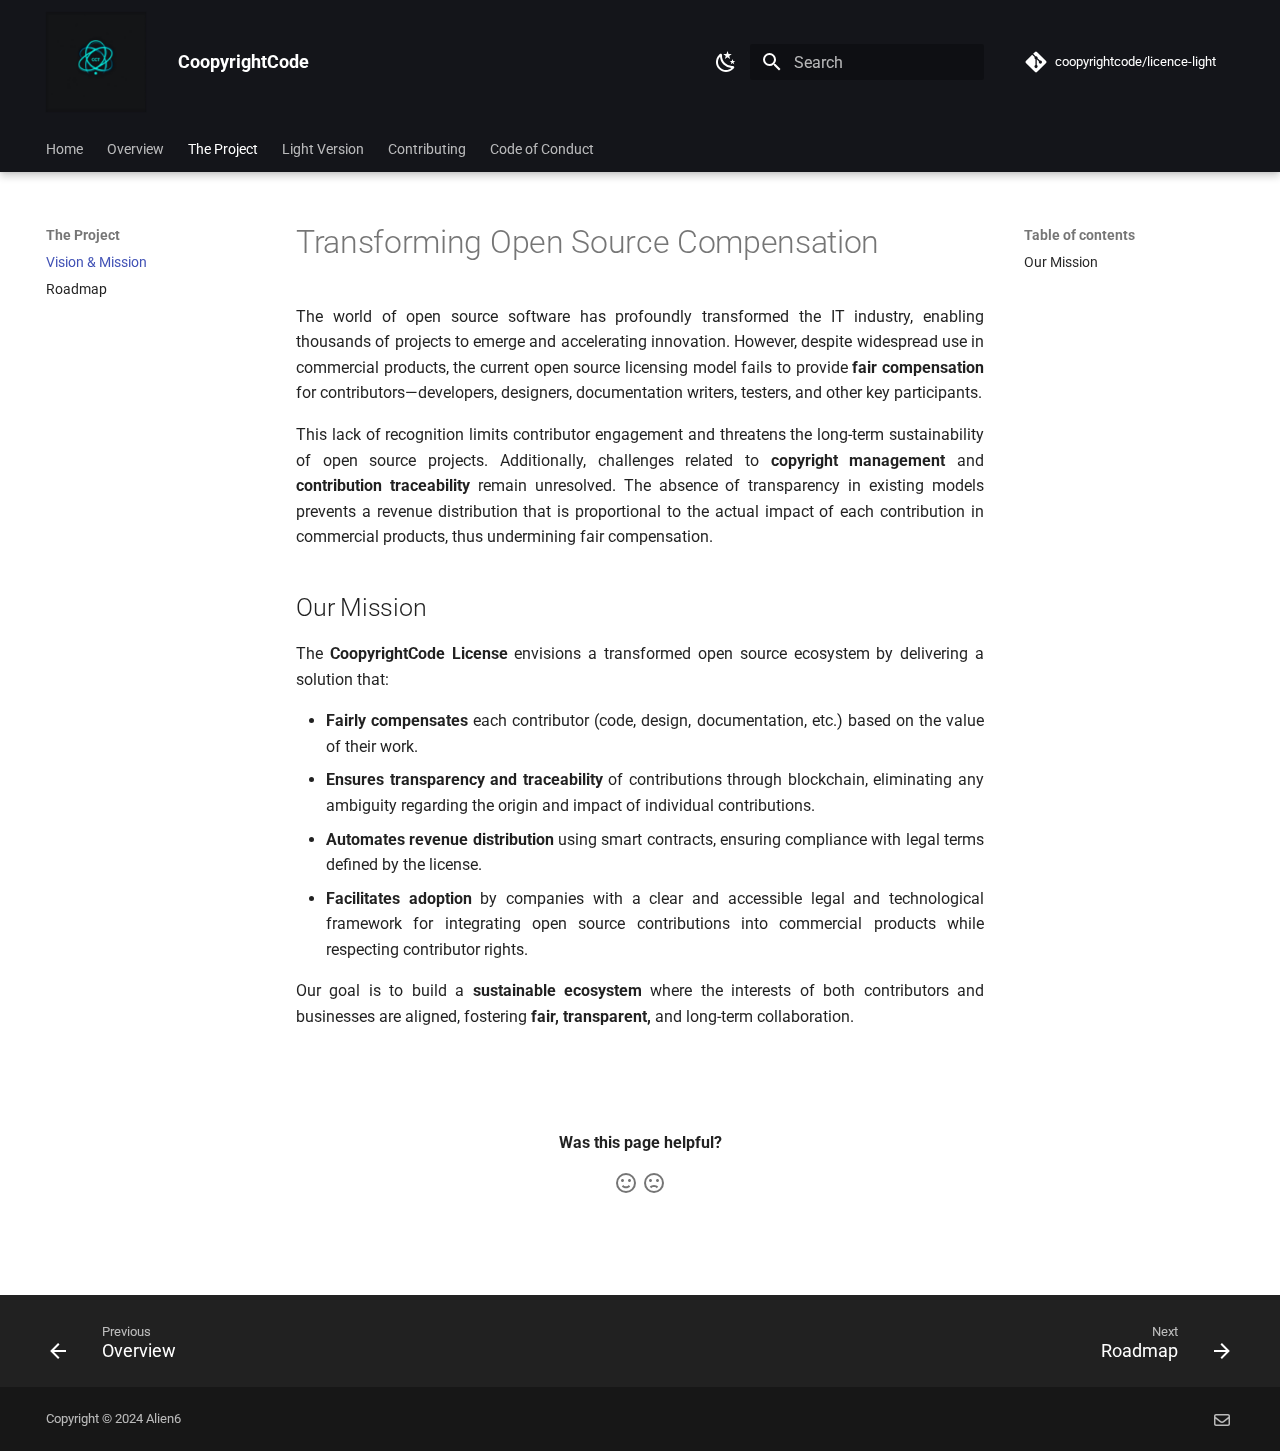
<file: project/mission/index.html>
<!doctype html>
<html lang="en" class="no-js">
  <head>
    
      <meta charset="utf-8">
      <meta name="viewport" content="width=device-width,initial-scale=1">
      
        <meta name="description" content="CoopyrightCode Licence Light">
      
      
        <meta name="author" content="Ludovic FERNANDEZ, Alien6">
      
      
        <link rel="canonical" href="https://licence.coopyrightcode.com/project/mission/">
      
      
        <link rel="prev" href="../../overview/">
      
      
        <link rel="next" href="../roadmap/">
      
      
      <link rel="icon" href="../../assets/images/logo.png">
      <meta name="generator" content="mkdocs-1.6.1, mkdocs-material-9.5.38">
    
    
      
        <title>Vision & Mission - CoopyrightCode</title>
      
    
    
      <link rel="stylesheet" href="../../assets/stylesheets/main.8c3ca2c6.min.css">
      
        
        <link rel="stylesheet" href="../../assets/stylesheets/palette.06af60db.min.css">
      
      
  
  
    
    
  
    
    
  
    
    
  
    
    
  
    
    
  
    
    
  
    
    
  
    
    
  
    
    
  
    
    
  
    
    
  
    
    
  
  
  <style>:root{--md-admonition-icon--note:url('data:image/svg+xml;charset=utf-8,<svg xmlns="http://www.w3.org/2000/svg" viewBox="0 0 16 16"><path d="M1 7.775V2.75C1 1.784 1.784 1 2.75 1h5.025c.464 0 .91.184 1.238.513l6.25 6.25a1.75 1.75 0 0 1 0 2.474l-5.026 5.026a1.75 1.75 0 0 1-2.474 0l-6.25-6.25A1.75 1.75 0 0 1 1 7.775m1.5 0c0 .066.026.13.073.177l6.25 6.25a.25.25 0 0 0 .354 0l5.025-5.025a.25.25 0 0 0 0-.354l-6.25-6.25a.25.25 0 0 0-.177-.073H2.75a.25.25 0 0 0-.25.25ZM6 5a1 1 0 1 1 0 2 1 1 0 0 1 0-2"/></svg>');--md-admonition-icon--abstract:url('data:image/svg+xml;charset=utf-8,<svg xmlns="http://www.w3.org/2000/svg" viewBox="0 0 16 16"><path d="M2.5 1.75v11.5c0 .138.112.25.25.25h3.17a.75.75 0 0 1 0 1.5H2.75A1.75 1.75 0 0 1 1 13.25V1.75C1 .784 1.784 0 2.75 0h8.5C12.216 0 13 .784 13 1.75v7.736a.75.75 0 0 1-1.5 0V1.75a.25.25 0 0 0-.25-.25h-8.5a.25.25 0 0 0-.25.25m13.274 9.537zl-4.557 4.45a.75.75 0 0 1-1.055-.008l-1.943-1.95a.75.75 0 0 1 1.062-1.058l1.419 1.425 4.026-3.932a.75.75 0 1 1 1.048 1.074M4.75 4h4.5a.75.75 0 0 1 0 1.5h-4.5a.75.75 0 0 1 0-1.5M4 7.75A.75.75 0 0 1 4.75 7h2a.75.75 0 0 1 0 1.5h-2A.75.75 0 0 1 4 7.75"/></svg>');--md-admonition-icon--info:url('data:image/svg+xml;charset=utf-8,<svg xmlns="http://www.w3.org/2000/svg" viewBox="0 0 16 16"><path d="M0 8a8 8 0 1 1 16 0A8 8 0 0 1 0 8m8-6.5a6.5 6.5 0 1 0 0 13 6.5 6.5 0 0 0 0-13M6.5 7.75A.75.75 0 0 1 7.25 7h1a.75.75 0 0 1 .75.75v2.75h.25a.75.75 0 0 1 0 1.5h-2a.75.75 0 0 1 0-1.5h.25v-2h-.25a.75.75 0 0 1-.75-.75M8 6a1 1 0 1 1 0-2 1 1 0 0 1 0 2"/></svg>');--md-admonition-icon--tip:url('data:image/svg+xml;charset=utf-8,<svg xmlns="http://www.w3.org/2000/svg" viewBox="0 0 16 16"><path d="M3.499.75a.75.75 0 0 1 1.5 0v.996C5.9 2.903 6.793 3.65 7.662 4.376l.24.202c-.036-.694.055-1.422.426-2.163C9.1.873 10.794-.045 12.622.26 14.408.558 16 1.94 16 4.25c0 1.278-.954 2.575-2.44 2.734l.146.508.065.22c.203.701.412 1.455.476 2.226.142 1.707-.4 3.03-1.487 3.898C11.714 14.671 10.27 15 8.75 15h-6a.75.75 0 0 1 0-1.5h1.376a4.5 4.5 0 0 1-.563-1.191 3.84 3.84 0 0 1-.05-2.063 4.65 4.65 0 0 1-2.025-.293.75.75 0 0 1 .525-1.406c1.357.507 2.376-.006 2.698-.318l.009-.01a.747.747 0 0 1 1.06 0 .75.75 0 0 1-.012 1.074c-.912.92-.992 1.835-.768 2.586.221.74.745 1.337 1.196 1.621H8.75c1.343 0 2.398-.296 3.074-.836.635-.507 1.036-1.31.928-2.602-.05-.603-.216-1.224-.422-1.93l-.064-.221c-.12-.407-.246-.84-.353-1.29a2.4 2.4 0 0 1-.507-.441 3.1 3.1 0 0 1-.633-1.248.75.75 0 0 1 1.455-.364c.046.185.144.436.31.627.146.168.353.305.712.305.738 0 1.25-.615 1.25-1.25 0-1.47-.95-2.315-2.123-2.51-1.172-.196-2.227.387-2.706 1.345-.46.92-.27 1.774.019 3.062l.042.19.01.05c.348.443.666.949.94 1.553a.75.75 0 1 1-1.365.62c-.553-1.217-1.32-1.94-2.3-2.768L6.7 5.527c-.814-.68-1.75-1.462-2.692-2.619a3.7 3.7 0 0 0-1.023.88c-.406.495-.663 1.036-.722 1.508.116.122.306.21.591.239.388.038.797-.06 1.032-.19a.75.75 0 0 1 .728 1.31c-.515.287-1.23.439-1.906.373-.682-.067-1.473-.38-1.879-1.193L.75 5.677V5.5c0-.984.48-1.94 1.077-2.664.46-.559 1.05-1.055 1.673-1.353z"/></svg>');--md-admonition-icon--success:url('data:image/svg+xml;charset=utf-8,<svg xmlns="http://www.w3.org/2000/svg" viewBox="0 0 16 16"><path d="M13.78 4.22a.75.75 0 0 1 0 1.06l-7.25 7.25a.75.75 0 0 1-1.06 0L2.22 9.28a.75.75 0 0 1 .018-1.042.75.75 0 0 1 1.042-.018L6 10.94l6.72-6.72a.75.75 0 0 1 1.06 0"/></svg>');--md-admonition-icon--question:url('data:image/svg+xml;charset=utf-8,<svg xmlns="http://www.w3.org/2000/svg" viewBox="0 0 16 16"><path d="M0 8a8 8 0 1 1 16 0A8 8 0 0 1 0 8m8-6.5a6.5 6.5 0 1 0 0 13 6.5 6.5 0 0 0 0-13M6.92 6.085h.001a.749.749 0 1 1-1.342-.67c.169-.339.436-.701.849-.977C6.845 4.16 7.369 4 8 4a2.76 2.76 0 0 1 1.637.525c.503.377.863.965.863 1.725 0 .448-.115.83-.329 1.15-.205.307-.47.513-.692.662-.109.072-.22.138-.313.195l-.006.004a6 6 0 0 0-.26.16 1 1 0 0 0-.276.245.75.75 0 0 1-1.248-.832c.184-.264.42-.489.692-.661q.154-.1.313-.195l.007-.004c.1-.061.182-.11.258-.161a1 1 0 0 0 .277-.245C8.96 6.514 9 6.427 9 6.25a.61.61 0 0 0-.262-.525A1.27 1.27 0 0 0 8 5.5c-.369 0-.595.09-.74.187a1 1 0 0 0-.34.398M9 11a1 1 0 1 1-2 0 1 1 0 0 1 2 0"/></svg>');--md-admonition-icon--warning:url('data:image/svg+xml;charset=utf-8,<svg xmlns="http://www.w3.org/2000/svg" viewBox="0 0 16 16"><path d="M6.457 1.047c.659-1.234 2.427-1.234 3.086 0l6.082 11.378A1.75 1.75 0 0 1 14.082 15H1.918a1.75 1.75 0 0 1-1.543-2.575Zm1.763.707a.25.25 0 0 0-.44 0L1.698 13.132a.25.25 0 0 0 .22.368h12.164a.25.25 0 0 0 .22-.368Zm.53 3.996v2.5a.75.75 0 0 1-1.5 0v-2.5a.75.75 0 0 1 1.5 0M9 11a1 1 0 1 1-2 0 1 1 0 0 1 2 0"/></svg>');--md-admonition-icon--failure:url('data:image/svg+xml;charset=utf-8,<svg xmlns="http://www.w3.org/2000/svg" viewBox="0 0 16 16"><path d="M2.344 2.343za8 8 0 0 1 11.314 11.314A8.002 8.002 0 0 1 .234 10.089a8 8 0 0 1 2.11-7.746m1.06 10.253a6.5 6.5 0 1 0 9.108-9.275 6.5 6.5 0 0 0-9.108 9.275M6.03 4.97 8 6.94l1.97-1.97a.749.749 0 0 1 1.275.326.75.75 0 0 1-.215.734L9.06 8l1.97 1.97a.749.749 0 0 1-.326 1.275.75.75 0 0 1-.734-.215L8 9.06l-1.97 1.97a.749.749 0 0 1-1.275-.326.75.75 0 0 1 .215-.734L6.94 8 4.97 6.03a.75.75 0 0 1 .018-1.042.75.75 0 0 1 1.042-.018"/></svg>');--md-admonition-icon--danger:url('data:image/svg+xml;charset=utf-8,<svg xmlns="http://www.w3.org/2000/svg" viewBox="0 0 16 16"><path d="M9.504.43a1.516 1.516 0 0 1 2.437 1.713L10.415 5.5h2.123c1.57 0 2.346 1.909 1.22 3.004l-7.34 7.142a1.25 1.25 0 0 1-.871.354h-.302a1.25 1.25 0 0 1-1.157-1.723L5.633 10.5H3.462c-1.57 0-2.346-1.909-1.22-3.004zm1.047 1.074L3.286 8.571A.25.25 0 0 0 3.462 9H6.75a.75.75 0 0 1 .694 1.034l-1.713 4.188 6.982-6.793A.25.25 0 0 0 12.538 7H9.25a.75.75 0 0 1-.683-1.06l2.008-4.418.003-.006-.004-.009-.006-.006-.008-.001q-.005 0-.009.004"/></svg>');--md-admonition-icon--bug:url('data:image/svg+xml;charset=utf-8,<svg xmlns="http://www.w3.org/2000/svg" viewBox="0 0 16 16"><path d="M4.72.22a.75.75 0 0 1 1.06 0l1 .999a3.5 3.5 0 0 1 2.441 0l.999-1a.748.748 0 0 1 1.265.332.75.75 0 0 1-.205.729l-.775.776c.616.63.995 1.493.995 2.444v.327q0 .15-.025.292c.408.14.764.392 1.029.722l1.968-.787a.75.75 0 0 1 .556 1.392L13 7.258V9h2.25a.75.75 0 0 1 0 1.5H13v.5q-.002.615-.141 1.186l2.17.868a.75.75 0 0 1-.557 1.392l-2.184-.873A5 5 0 0 1 8 16a5 5 0 0 1-4.288-2.427l-2.183.873a.75.75 0 0 1-.558-1.392l2.17-.868A5 5 0 0 1 3 11v-.5H.75a.75.75 0 0 1 0-1.5H3V7.258L.971 6.446a.75.75 0 0 1 .558-1.392l1.967.787c.265-.33.62-.583 1.03-.722a1.7 1.7 0 0 1-.026-.292V4.5c0-.951.38-1.814.995-2.444L4.72 1.28a.75.75 0 0 1 0-1.06m.53 6.28a.75.75 0 0 0-.75.75V11a3.5 3.5 0 1 0 7 0V7.25a.75.75 0 0 0-.75-.75ZM6.173 5h3.654A.17.17 0 0 0 10 4.827V4.5a2 2 0 1 0-4 0v.327c0 .096.077.173.173.173"/></svg>');--md-admonition-icon--example:url('data:image/svg+xml;charset=utf-8,<svg xmlns="http://www.w3.org/2000/svg" viewBox="0 0 16 16"><path d="M5 5.782V2.5h-.25a.75.75 0 0 1 0-1.5h6.5a.75.75 0 0 1 0 1.5H11v3.282l3.666 5.76C15.619 13.04 14.543 15 12.767 15H3.233c-1.776 0-2.852-1.96-1.899-3.458Zm-2.4 6.565a.75.75 0 0 0 .633 1.153h9.534a.75.75 0 0 0 .633-1.153L12.225 10.5h-8.45ZM9.5 2.5h-3V6c0 .143-.04.283-.117.403L4.73 9h6.54L9.617 6.403A.75.75 0 0 1 9.5 6Z"/></svg>');--md-admonition-icon--quote:url('data:image/svg+xml;charset=utf-8,<svg xmlns="http://www.w3.org/2000/svg" viewBox="0 0 16 16"><path d="M1.75 2.5h10.5a.75.75 0 0 1 0 1.5H1.75a.75.75 0 0 1 0-1.5m4 5h8.5a.75.75 0 0 1 0 1.5h-8.5a.75.75 0 0 1 0-1.5m0 5h8.5a.75.75 0 0 1 0 1.5h-8.5a.75.75 0 0 1 0-1.5M2.5 7.75v6a.75.75 0 0 1-1.5 0v-6a.75.75 0 0 1 1.5 0"/></svg>');}</style>



    
    
      
    
    
      
        
        
        <link rel="preconnect" href="https://fonts.gstatic.com" crossorigin>
        <link rel="stylesheet" href="https://fonts.googleapis.com/css?family=Roboto:300,300i,400,400i,700,700i%7CRoboto+Mono:400,400i,700,700i&display=fallback">
        <style>:root{--md-text-font:"Roboto";--md-code-font:"Roboto Mono"}</style>
      
    
    
    <script>__md_scope=new URL("../..",location),__md_hash=e=>[...e].reduce(((e,_)=>(e<<5)-e+_.charCodeAt(0)),0),__md_get=(e,_=localStorage,t=__md_scope)=>JSON.parse(_.getItem(t.pathname+"."+e)),__md_set=(e,_,t=localStorage,a=__md_scope)=>{try{t.setItem(a.pathname+"."+e,JSON.stringify(_))}catch(e){}}</script>
    
      
  


    
    
    
  <link
    rel="stylesheet"
    href="../../assets/stylesheets/custom.f7ec4df2.min.css"
  />
  
  </head>
  
  
    
    
      
    
    
    
    
    <body dir="ltr" data-md-color-scheme="default" data-md-color-primary="black" data-md-color-accent="blue">
  
    
    <input class="md-toggle" data-md-toggle="drawer" type="checkbox" id="__drawer" autocomplete="off">
    <input class="md-toggle" data-md-toggle="search" type="checkbox" id="__search" autocomplete="off">
    <label class="md-overlay" for="__drawer"></label>
    <div data-md-component="skip">
      
        
        <a href="#transforming-open-source-compensation" class="md-skip">
          Skip to content
        </a>
      
    </div>
    <div data-md-component="announce">
      
    </div>
    
    
      

  

<header class="md-header md-header--shadow md-header--lifted" data-md-component="header">
  <nav class="md-header__inner md-grid" aria-label="Header">
    <a href="../.." title="CoopyrightCode" class="md-header__button md-logo" aria-label="CoopyrightCode" data-md-component="logo">
      
  <img src="../../assets/images/logo.png" alt="logo">

    </a>
    <label class="md-header__button md-icon" for="__drawer">
      
      <svg xmlns="http://www.w3.org/2000/svg" viewBox="0 0 24 24"><path d="M3 6h18v2H3zm0 5h18v2H3zm0 5h18v2H3z"/></svg>
    </label>
    <div class="md-header__title" data-md-component="header-title">
      <div class="md-header__ellipsis">
        <div class="md-header__topic">
          <span class="md-ellipsis">
            CoopyrightCode
          </span>
        </div>
        <div class="md-header__topic" data-md-component="header-topic">
          <span class="md-ellipsis">
            
              Vision & Mission
            
          </span>
        </div>
      </div>
    </div>
    
      
        <form class="md-header__option" data-md-component="palette">
  
    
    
    
    <input class="md-option" data-md-color-media="" data-md-color-scheme="default" data-md-color-primary="black" data-md-color-accent="blue"  aria-label="Switch to dark mode"  type="radio" name="__palette" id="__palette_0">
    
      <label class="md-header__button md-icon" title="Switch to dark mode" for="__palette_1" hidden>
        <svg xmlns="http://www.w3.org/2000/svg" viewBox="0 0 24 24"><path d="m17.75 4.09-2.53 1.94.91 3.06-2.63-1.81-2.63 1.81.91-3.06-2.53-1.94L12.44 4l1.06-3 1.06 3zm3.5 6.91-1.64 1.25.59 1.98-1.7-1.17-1.7 1.17.59-1.98L15.75 11l2.06-.05L18.5 9l.69 1.95zm-2.28 4.95c.83-.08 1.72 1.1 1.19 1.85-.32.45-.66.87-1.08 1.27C15.17 23 8.84 23 4.94 19.07c-3.91-3.9-3.91-10.24 0-14.14.4-.4.82-.76 1.27-1.08.75-.53 1.93.36 1.85 1.19-.27 2.86.69 5.83 2.89 8.02a9.96 9.96 0 0 0 8.02 2.89m-1.64 2.02a12.08 12.08 0 0 1-7.8-3.47c-2.17-2.19-3.33-5-3.49-7.82-2.81 3.14-2.7 7.96.31 10.98 3.02 3.01 7.84 3.12 10.98.31"/></svg>
      </label>
    
  
    
    
    
    <input class="md-option" data-md-color-media="" data-md-color-scheme="slate" data-md-color-primary="black" data-md-color-accent="blue-grey"  aria-label="Switch to light mode"  type="radio" name="__palette" id="__palette_1">
    
      <label class="md-header__button md-icon" title="Switch to light mode" for="__palette_0" hidden>
        <svg xmlns="http://www.w3.org/2000/svg" viewBox="0 0 24 24"><path d="M12 7a5 5 0 0 1 5 5 5 5 0 0 1-5 5 5 5 0 0 1-5-5 5 5 0 0 1 5-5m0 2a3 3 0 0 0-3 3 3 3 0 0 0 3 3 3 3 0 0 0 3-3 3 3 0 0 0-3-3m0-7 2.39 3.42C13.65 5.15 12.84 5 12 5s-1.65.15-2.39.42zM3.34 7l4.16-.35A7.2 7.2 0 0 0 5.94 8.5c-.44.74-.69 1.5-.83 2.29zm.02 10 1.76-3.77a7.131 7.131 0 0 0 2.38 4.14zM20.65 7l-1.77 3.79a7.02 7.02 0 0 0-2.38-4.15zm-.01 10-4.14.36c.59-.51 1.12-1.14 1.54-1.86.42-.73.69-1.5.83-2.29zM12 22l-2.41-3.44c.74.27 1.55.44 2.41.44.82 0 1.63-.17 2.37-.44z"/></svg>
      </label>
    
  
</form>
      
    
    
      <script>var palette=__md_get("__palette");if(palette&&palette.color){if("(prefers-color-scheme)"===palette.color.media){var media=matchMedia("(prefers-color-scheme: light)"),input=document.querySelector(media.matches?"[data-md-color-media='(prefers-color-scheme: light)']":"[data-md-color-media='(prefers-color-scheme: dark)']");palette.color.media=input.getAttribute("data-md-color-media"),palette.color.scheme=input.getAttribute("data-md-color-scheme"),palette.color.primary=input.getAttribute("data-md-color-primary"),palette.color.accent=input.getAttribute("data-md-color-accent")}for(var[key,value]of Object.entries(palette.color))document.body.setAttribute("data-md-color-"+key,value)}</script>
    
    
    
      <label class="md-header__button md-icon" for="__search">
        
        <svg xmlns="http://www.w3.org/2000/svg" viewBox="0 0 24 24"><path d="M9.5 3A6.5 6.5 0 0 1 16 9.5c0 1.61-.59 3.09-1.56 4.23l.27.27h.79l5 5-1.5 1.5-5-5v-.79l-.27-.27A6.52 6.52 0 0 1 9.5 16 6.5 6.5 0 0 1 3 9.5 6.5 6.5 0 0 1 9.5 3m0 2C7 5 5 7 5 9.5S7 14 9.5 14 14 12 14 9.5 12 5 9.5 5"/></svg>
      </label>
      <div class="md-search" data-md-component="search" role="dialog">
  <label class="md-search__overlay" for="__search"></label>
  <div class="md-search__inner" role="search">
    <form class="md-search__form" name="search">
      <input type="text" class="md-search__input" name="query" aria-label="Search" placeholder="Search" autocapitalize="off" autocorrect="off" autocomplete="off" spellcheck="false" data-md-component="search-query" required>
      <label class="md-search__icon md-icon" for="__search">
        
        <svg xmlns="http://www.w3.org/2000/svg" viewBox="0 0 24 24"><path d="M9.5 3A6.5 6.5 0 0 1 16 9.5c0 1.61-.59 3.09-1.56 4.23l.27.27h.79l5 5-1.5 1.5-5-5v-.79l-.27-.27A6.52 6.52 0 0 1 9.5 16 6.5 6.5 0 0 1 3 9.5 6.5 6.5 0 0 1 9.5 3m0 2C7 5 5 7 5 9.5S7 14 9.5 14 14 12 14 9.5 12 5 9.5 5"/></svg>
        
        <svg xmlns="http://www.w3.org/2000/svg" viewBox="0 0 24 24"><path d="M20 11v2H8l5.5 5.5-1.42 1.42L4.16 12l7.92-7.92L13.5 5.5 8 11z"/></svg>
      </label>
      <nav class="md-search__options" aria-label="Search">
        
          <a href="javascript:void(0)" class="md-search__icon md-icon" title="Share" aria-label="Share" data-clipboard data-clipboard-text="" data-md-component="search-share" tabindex="-1">
            
            <svg xmlns="http://www.w3.org/2000/svg" viewBox="0 0 24 24"><path d="M18 16.08c-.76 0-1.44.3-1.96.77L8.91 12.7c.05-.23.09-.46.09-.7s-.04-.47-.09-.7l7.05-4.11c.54.5 1.25.81 2.04.81a3 3 0 0 0 3-3 3 3 0 0 0-3-3 3 3 0 0 0-3 3c0 .24.04.47.09.7L8.04 9.81C7.5 9.31 6.79 9 6 9a3 3 0 0 0-3 3 3 3 0 0 0 3 3c.79 0 1.5-.31 2.04-.81l7.12 4.15c-.05.21-.08.43-.08.66 0 1.61 1.31 2.91 2.92 2.91s2.92-1.3 2.92-2.91A2.92 2.92 0 0 0 18 16.08"/></svg>
          </a>
        
        <button type="reset" class="md-search__icon md-icon" title="Clear" aria-label="Clear" tabindex="-1">
          
          <svg xmlns="http://www.w3.org/2000/svg" viewBox="0 0 24 24"><path d="M19 6.41 17.59 5 12 10.59 6.41 5 5 6.41 10.59 12 5 17.59 6.41 19 12 13.41 17.59 19 19 17.59 13.41 12z"/></svg>
        </button>
      </nav>
      
        <div class="md-search__suggest" data-md-component="search-suggest"></div>
      
    </form>
    <div class="md-search__output">
      <div class="md-search__scrollwrap" tabindex="0" data-md-scrollfix>
        <div class="md-search-result" data-md-component="search-result">
          <div class="md-search-result__meta">
            Initializing search
          </div>
          <ol class="md-search-result__list" role="presentation"></ol>
        </div>
      </div>
    </div>
  </div>
</div>
    
    
      <div class="md-header__source">
        <a href="https://github.com/coopyrightcode/licence-light" title="Go to repository" class="md-source" data-md-component="source">
  <div class="md-source__icon md-icon">
    
    <svg xmlns="http://www.w3.org/2000/svg" viewBox="0 0 448 512"><!--! Font Awesome Free 6.6.0 by @fontawesome - https://fontawesome.com License - https://fontawesome.com/license/free (Icons: CC BY 4.0, Fonts: SIL OFL 1.1, Code: MIT License) Copyright 2024 Fonticons, Inc.--><path d="M439.55 236.05 244 40.45a28.87 28.87 0 0 0-40.81 0l-40.66 40.63 51.52 51.52c27.06-9.14 52.68 16.77 43.39 43.68l49.66 49.66c34.23-11.8 61.18 31 35.47 56.69-26.49 26.49-70.21-2.87-56-37.34L240.22 199v121.85c25.3 12.54 22.26 41.85 9.08 55a34.34 34.34 0 0 1-48.55 0c-17.57-17.6-11.07-46.91 11.25-56v-123c-20.8-8.51-24.6-30.74-18.64-45L142.57 101 8.45 235.14a28.86 28.86 0 0 0 0 40.81l195.61 195.6a28.86 28.86 0 0 0 40.8 0l194.69-194.69a28.86 28.86 0 0 0 0-40.81"/></svg>
  </div>
  <div class="md-source__repository">
    coopyrightcode/licence-light
  </div>
</a>
      </div>
    
  </nav>
  
    
      
<nav class="md-tabs" aria-label="Tabs" data-md-component="tabs">
  <div class="md-grid">
    <ul class="md-tabs__list">
      
        
  
  
  
    <li class="md-tabs__item">
      <a href="../.." class="md-tabs__link">
        
  
    
  
  Home

      </a>
    </li>
  

      
        
  
  
  
    <li class="md-tabs__item">
      <a href="../../overview/" class="md-tabs__link">
        
  
    
  
  Overview

      </a>
    </li>
  

      
        
  
  
    
  
  
    
    
      <li class="md-tabs__item md-tabs__item--active">
        <a href="./" class="md-tabs__link">
          
  
    
  
  The Project

        </a>
      </li>
    
  

      
        
  
  
  
    
    
      <li class="md-tabs__item">
        <a href="../../light/licence/" class="md-tabs__link">
          
  
    
  
  Light Version

        </a>
      </li>
    
  

      
        
  
  
  
    <li class="md-tabs__item">
      <a href="../../contributing/" class="md-tabs__link">
        
  
    
  
  Contributing

      </a>
    </li>
  

      
        
  
  
  
    <li class="md-tabs__item">
      <a href="../../code_of_conduct/" class="md-tabs__link">
        
  
    
  
  Code of Conduct

      </a>
    </li>
  

      
    </ul>
  </div>
</nav>
    
  
</header>
    
    <div class="md-container" data-md-component="container">
      
      
        
      
      <main class="md-main" data-md-component="main">
        <div class="md-main__inner md-grid">
          
            
              
              <div class="md-sidebar md-sidebar--primary" data-md-component="sidebar" data-md-type="navigation" >
                <div class="md-sidebar__scrollwrap">
                  <div class="md-sidebar__inner">
                    


  


<nav class="md-nav md-nav--primary md-nav--lifted" aria-label="Navigation" data-md-level="0">
  <label class="md-nav__title" for="__drawer">
    <a href="../.." title="CoopyrightCode" class="md-nav__button md-logo" aria-label="CoopyrightCode" data-md-component="logo">
      
  <img src="../../assets/images/logo.png" alt="logo">

    </a>
    CoopyrightCode
  </label>
  
    <div class="md-nav__source">
      <a href="https://github.com/coopyrightcode/licence-light" title="Go to repository" class="md-source" data-md-component="source">
  <div class="md-source__icon md-icon">
    
    <svg xmlns="http://www.w3.org/2000/svg" viewBox="0 0 448 512"><!--! Font Awesome Free 6.6.0 by @fontawesome - https://fontawesome.com License - https://fontawesome.com/license/free (Icons: CC BY 4.0, Fonts: SIL OFL 1.1, Code: MIT License) Copyright 2024 Fonticons, Inc.--><path d="M439.55 236.05 244 40.45a28.87 28.87 0 0 0-40.81 0l-40.66 40.63 51.52 51.52c27.06-9.14 52.68 16.77 43.39 43.68l49.66 49.66c34.23-11.8 61.18 31 35.47 56.69-26.49 26.49-70.21-2.87-56-37.34L240.22 199v121.85c25.3 12.54 22.26 41.85 9.08 55a34.34 34.34 0 0 1-48.55 0c-17.57-17.6-11.07-46.91 11.25-56v-123c-20.8-8.51-24.6-30.74-18.64-45L142.57 101 8.45 235.14a28.86 28.86 0 0 0 0 40.81l195.61 195.6a28.86 28.86 0 0 0 40.8 0l194.69-194.69a28.86 28.86 0 0 0 0-40.81"/></svg>
  </div>
  <div class="md-source__repository">
    coopyrightcode/licence-light
  </div>
</a>
    </div>
  
  <ul class="md-nav__list" data-md-scrollfix>
    
      
      
  
  
  
  
    <li class="md-nav__item">
      <a href="../.." class="md-nav__link">
        
  
  <span class="md-ellipsis">
    Home
  </span>
  

      </a>
    </li>
  

    
      
      
  
  
  
  
    <li class="md-nav__item">
      <a href="../../overview/" class="md-nav__link">
        
  
  <span class="md-ellipsis">
    Overview
  </span>
  

      </a>
    </li>
  

    
      
      
  
  
    
  
  
  
    
    
      
        
      
        
      
    
    
      
        
        
      
      
    
    
    <li class="md-nav__item md-nav__item--active md-nav__item--section md-nav__item--nested">
      
        
        
        <input class="md-nav__toggle md-toggle " type="checkbox" id="__nav_3" checked>
        
          
          <label class="md-nav__link" for="__nav_3" id="__nav_3_label" tabindex="">
            
  
  <span class="md-ellipsis">
    The Project
  </span>
  

            <span class="md-nav__icon md-icon"></span>
          </label>
        
        <nav class="md-nav" data-md-level="1" aria-labelledby="__nav_3_label" aria-expanded="true">
          <label class="md-nav__title" for="__nav_3">
            <span class="md-nav__icon md-icon"></span>
            The Project
          </label>
          <ul class="md-nav__list" data-md-scrollfix>
            
              
                
  
  
    
  
  
  
    <li class="md-nav__item md-nav__item--active">
      
      <input class="md-nav__toggle md-toggle" type="checkbox" id="__toc">
      
      
        
      
      
        <label class="md-nav__link md-nav__link--active" for="__toc">
          
  
  <span class="md-ellipsis">
    Vision & Mission
  </span>
  

          <span class="md-nav__icon md-icon"></span>
        </label>
      
      <a href="./" class="md-nav__link md-nav__link--active">
        
  
  <span class="md-ellipsis">
    Vision & Mission
  </span>
  

      </a>
      
        

<nav class="md-nav md-nav--secondary" aria-label="Table of contents">
  
  
  
    
  
  
    <label class="md-nav__title" for="__toc">
      <span class="md-nav__icon md-icon"></span>
      Table of contents
    </label>
    <ul class="md-nav__list" data-md-component="toc" data-md-scrollfix>
      
        <li class="md-nav__item">
  <a href="#our-mission" class="md-nav__link">
    <span class="md-ellipsis">
      Our Mission
    </span>
  </a>
  
</li>
      
    </ul>
  
</nav>
      
    </li>
  

              
            
              
                
  
  
  
  
    <li class="md-nav__item">
      <a href="../roadmap/" class="md-nav__link">
        
  
  <span class="md-ellipsis">
    Roadmap
  </span>
  

      </a>
    </li>
  

              
            
          </ul>
        </nav>
      
    </li>
  

    
      
      
  
  
  
  
    
    
      
        
      
        
      
        
      
    
    
      
      
    
    
    <li class="md-nav__item md-nav__item--nested">
      
        
        
          
        
        <input class="md-nav__toggle md-toggle md-toggle--indeterminate" type="checkbox" id="__nav_4" >
        
          
          <label class="md-nav__link" for="__nav_4" id="__nav_4_label" tabindex="0">
            
  
  <span class="md-ellipsis">
    Light Version
  </span>
  

            <span class="md-nav__icon md-icon"></span>
          </label>
        
        <nav class="md-nav" data-md-level="1" aria-labelledby="__nav_4_label" aria-expanded="false">
          <label class="md-nav__title" for="__nav_4">
            <span class="md-nav__icon md-icon"></span>
            Light Version
          </label>
          <ul class="md-nav__list" data-md-scrollfix>
            
              
                
  
  
  
  
    <li class="md-nav__item">
      <a href="../../light/licence/" class="md-nav__link">
        
  
  <span class="md-ellipsis">
    Licence
  </span>
  

      </a>
    </li>
  

              
            
              
                
  
  
  
  
    <li class="md-nav__item">
      <a href="../../light/usage/" class="md-nav__link">
        
  
  <span class="md-ellipsis">
    Usage
  </span>
  

      </a>
    </li>
  

              
            
              
                
  
  
  
  
    <li class="md-nav__item">
      <a href="../../light/faq/" class="md-nav__link">
        
  
  <span class="md-ellipsis">
    FAQ
  </span>
  

      </a>
    </li>
  

              
            
          </ul>
        </nav>
      
    </li>
  

    
      
      
  
  
  
  
    <li class="md-nav__item">
      <a href="../../contributing/" class="md-nav__link">
        
  
  <span class="md-ellipsis">
    Contributing
  </span>
  

      </a>
    </li>
  

    
      
      
  
  
  
  
    <li class="md-nav__item">
      <a href="../../code_of_conduct/" class="md-nav__link">
        
  
  <span class="md-ellipsis">
    Code of Conduct
  </span>
  

      </a>
    </li>
  

    
  </ul>
</nav>
                  </div>
                </div>
              </div>
            
            
              
              <div class="md-sidebar md-sidebar--secondary" data-md-component="sidebar" data-md-type="toc" >
                <div class="md-sidebar__scrollwrap">
                  <div class="md-sidebar__inner">
                    

<nav class="md-nav md-nav--secondary" aria-label="Table of contents">
  
  
  
    
  
  
    <label class="md-nav__title" for="__toc">
      <span class="md-nav__icon md-icon"></span>
      Table of contents
    </label>
    <ul class="md-nav__list" data-md-component="toc" data-md-scrollfix>
      
        <li class="md-nav__item">
  <a href="#our-mission" class="md-nav__link">
    <span class="md-ellipsis">
      Our Mission
    </span>
  </a>
  
</li>
      
    </ul>
  
</nav>
                  </div>
                </div>
              </div>
            
          
          
            <div class="md-content" data-md-component="content">
              <article class="md-content__inner md-typeset">
                
                  

  
  


<h1 id="transforming-open-source-compensation">Transforming Open Source Compensation</h1>
<p>The world of open source software has profoundly transformed the IT industry, enabling thousands of projects to emerge and accelerating innovation. However, despite widespread use in commercial products, the current open source licensing model fails to provide <strong>fair compensation</strong> for contributors—developers, designers, documentation writers, testers, and other key participants.</p>
<p>This lack of recognition limits contributor engagement and threatens the long-term sustainability of open source projects. Additionally, challenges related to <strong>copyright management</strong> and <strong>contribution traceability</strong> remain unresolved. The absence of transparency in existing models prevents a revenue distribution that is proportional to the actual impact of each contribution in commercial products, thus undermining fair compensation.</p>
<h2 id="our-mission">Our Mission</h2>
<p>The <strong>CoopyrightCode License</strong> envisions a transformed open source ecosystem by delivering a solution that:</p>
<ul>
<li><strong>Fairly compensates</strong> each contributor (code, design, documentation, etc.) based on the value of their work.</li>
<li><strong>Ensures transparency and traceability</strong> of contributions through blockchain, eliminating any ambiguity regarding the origin and impact of individual contributions.</li>
<li><strong>Automates revenue distribution</strong> using smart contracts, ensuring compliance with legal terms defined by the license.</li>
<li><strong>Facilitates adoption</strong> by companies with a clear and accessible legal and technological framework for integrating open source contributions into commercial products while respecting contributor rights.</li>
</ul>
<p>Our goal is to build a <strong>sustainable ecosystem</strong> where the interests of both contributors and businesses are aligned, fostering <strong>fair, transparent,</strong> and long-term collaboration.</p>









  



  <form class="md-feedback" name="feedback" hidden>
    <fieldset>
      <legend class="md-feedback__title">
        Was this page helpful?
      </legend>
      <div class="md-feedback__inner">
        <div class="md-feedback__list">
          
            <button class="md-feedback__icon md-icon" type="submit" title="This page was helpful" data-md-value="1">
              <svg xmlns="http://www.w3.org/2000/svg" viewBox="0 0 24 24"><path d="M20 12a8 8 0 0 0-8-8 8 8 0 0 0-8 8 8 8 0 0 0 8 8 8 8 0 0 0 8-8m2 0a10 10 0 0 1-10 10A10 10 0 0 1 2 12 10 10 0 0 1 12 2a10 10 0 0 1 10 10M10 9.5c0 .8-.7 1.5-1.5 1.5S7 10.3 7 9.5 7.7 8 8.5 8s1.5.7 1.5 1.5m7 0c0 .8-.7 1.5-1.5 1.5S14 10.3 14 9.5 14.7 8 15.5 8s1.5.7 1.5 1.5m-5 7.73c-1.75 0-3.29-.73-4.19-1.81L9.23 14c.45.72 1.52 1.23 2.77 1.23s2.32-.51 2.77-1.23l1.42 1.42c-.9 1.08-2.44 1.81-4.19 1.81"/></svg>
            </button>
          
            <button class="md-feedback__icon md-icon" type="submit" title="This page could be improved" data-md-value="0">
              <svg xmlns="http://www.w3.org/2000/svg" viewBox="0 0 24 24"><path d="M20 12a8 8 0 0 0-8-8 8 8 0 0 0-8 8 8 8 0 0 0 8 8 8 8 0 0 0 8-8m2 0a10 10 0 0 1-10 10A10 10 0 0 1 2 12 10 10 0 0 1 12 2a10 10 0 0 1 10 10m-6.5-4c.8 0 1.5.7 1.5 1.5s-.7 1.5-1.5 1.5-1.5-.7-1.5-1.5.7-1.5 1.5-1.5M10 9.5c0 .8-.7 1.5-1.5 1.5S7 10.3 7 9.5 7.7 8 8.5 8s1.5.7 1.5 1.5m2 4.5c1.75 0 3.29.72 4.19 1.81l-1.42 1.42C14.32 16.5 13.25 16 12 16s-2.32.5-2.77 1.23l-1.42-1.42C8.71 14.72 10.25 14 12 14"/></svg>
            </button>
          
        </div>
        <div class="md-feedback__note">
          
            <div data-md-value="1" hidden>
              
              
                
              
              Thanks for your feedback!
            </div>
          
            <div data-md-value="0" hidden>
              
              
                
              
              Thanks for your feedback! Help us improve this page by using our <a href="..." target="_blank" rel="noopener">feedback form</a>.
            </div>
          
        </div>
      </div>
    </fieldset>
  </form>


                
              </article>
            </div>
          
          
<script>var target=document.getElementById(location.hash.slice(1));target&&target.name&&(target.checked=target.name.startsWith("__tabbed_"))</script>
        </div>
        
          <button type="button" class="md-top md-icon" data-md-component="top" hidden>
  
  <svg xmlns="http://www.w3.org/2000/svg" viewBox="0 0 24 24"><path d="M13 20h-2V8l-5.5 5.5-1.42-1.42L12 4.16l7.92 7.92-1.42 1.42L13 8z"/></svg>
  Back to top
</button>
        
      </main>
      
        <footer class="md-footer">
  
    
      
      <nav class="md-footer__inner md-grid" aria-label="Footer" >
        
          
          <a href="../../overview/" class="md-footer__link md-footer__link--prev" aria-label="Previous: Overview">
            <div class="md-footer__button md-icon">
              
              <svg xmlns="http://www.w3.org/2000/svg" viewBox="0 0 24 24"><path d="M20 11v2H8l5.5 5.5-1.42 1.42L4.16 12l7.92-7.92L13.5 5.5 8 11z"/></svg>
            </div>
            <div class="md-footer__title">
              <span class="md-footer__direction">
                Previous
              </span>
              <div class="md-ellipsis">
                Overview
              </div>
            </div>
          </a>
        
        
          
          <a href="../roadmap/" class="md-footer__link md-footer__link--next" aria-label="Next: Roadmap">
            <div class="md-footer__title">
              <span class="md-footer__direction">
                Next
              </span>
              <div class="md-ellipsis">
                Roadmap
              </div>
            </div>
            <div class="md-footer__button md-icon">
              
              <svg xmlns="http://www.w3.org/2000/svg" viewBox="0 0 24 24"><path d="M4 11v2h12l-5.5 5.5 1.42 1.42L19.84 12l-7.92-7.92L10.5 5.5 16 11z"/></svg>
            </div>
          </a>
        
      </nav>
    
  
  <div class="md-footer-meta md-typeset">
    <div class="md-footer-meta__inner md-grid">
      <div class="md-copyright">
  
    <div class="md-copyright__highlight">
      Copyright &copy; 2024 Alien6
    </div>
  
  
</div>
      
        <div class="md-social">
  
    
    
    
    
    <a href="mailto:contact@alien6.com" target="_blank" rel="noopener" title="send us an email" class="md-social__link">
      <svg xmlns="http://www.w3.org/2000/svg" viewBox="0 0 512 512"><!--! Font Awesome Free 6.6.0 by @fontawesome - https://fontawesome.com License - https://fontawesome.com/license/free (Icons: CC BY 4.0, Fonts: SIL OFL 1.1, Code: MIT License) Copyright 2024 Fonticons, Inc.--><path d="M64 112c-8.8 0-16 7.2-16 16v22.1l172.5 141.6c20.7 17 50.4 17 71.1 0L464 150.1V128c0-8.8-7.2-16-16-16zM48 212.2V384c0 8.8 7.2 16 16 16h384c8.8 0 16-7.2 16-16V212.2L322 328.8c-38.4 31.5-93.7 31.5-132 0zM0 128c0-35.3 28.7-64 64-64h384c35.3 0 64 28.7 64 64v256c0 35.3-28.7 64-64 64H64c-35.3 0-64-28.7-64-64z"/></svg>
    </a>
  
</div>
      
    </div>
  </div>
</footer>
      
    </div>
    <div class="md-dialog" data-md-component="dialog">
      <div class="md-dialog__inner md-typeset"></div>
    </div>
    
    
    <script id="__config" type="application/json">{"base": "../..", "features": ["announce.dismiss", "content.code.annotate", "content.code.copy", "content.tooltips", "header.autohide", "navigation.expand", "navigation.footer", "navigation.indexes", "navigation.tabs", "navigation.tabs.sticky", "navigation.top", "navigation.tracking", "search.highlight", "search.share", "search.suggest", "toc.follow"], "search": "../../assets/javascripts/workers/search.6ce7567c.min.js", "translations": {"clipboard.copied": "Copied to clipboard", "clipboard.copy": "Copy to clipboard", "search.result.more.one": "1 more on this page", "search.result.more.other": "# more on this page", "search.result.none": "No matching documents", "search.result.one": "1 matching document", "search.result.other": "# matching documents", "search.result.placeholder": "Type to start searching", "search.result.term.missing": "Missing", "select.version": "Select version"}}</script>
    
    
      <script src="../../assets/javascripts/bundle.d6f25eb3.min.js"></script>
      
        <script src="../../assets/javascripts/feedback.js"></script>
      
    
  </body>
</html>
</file>
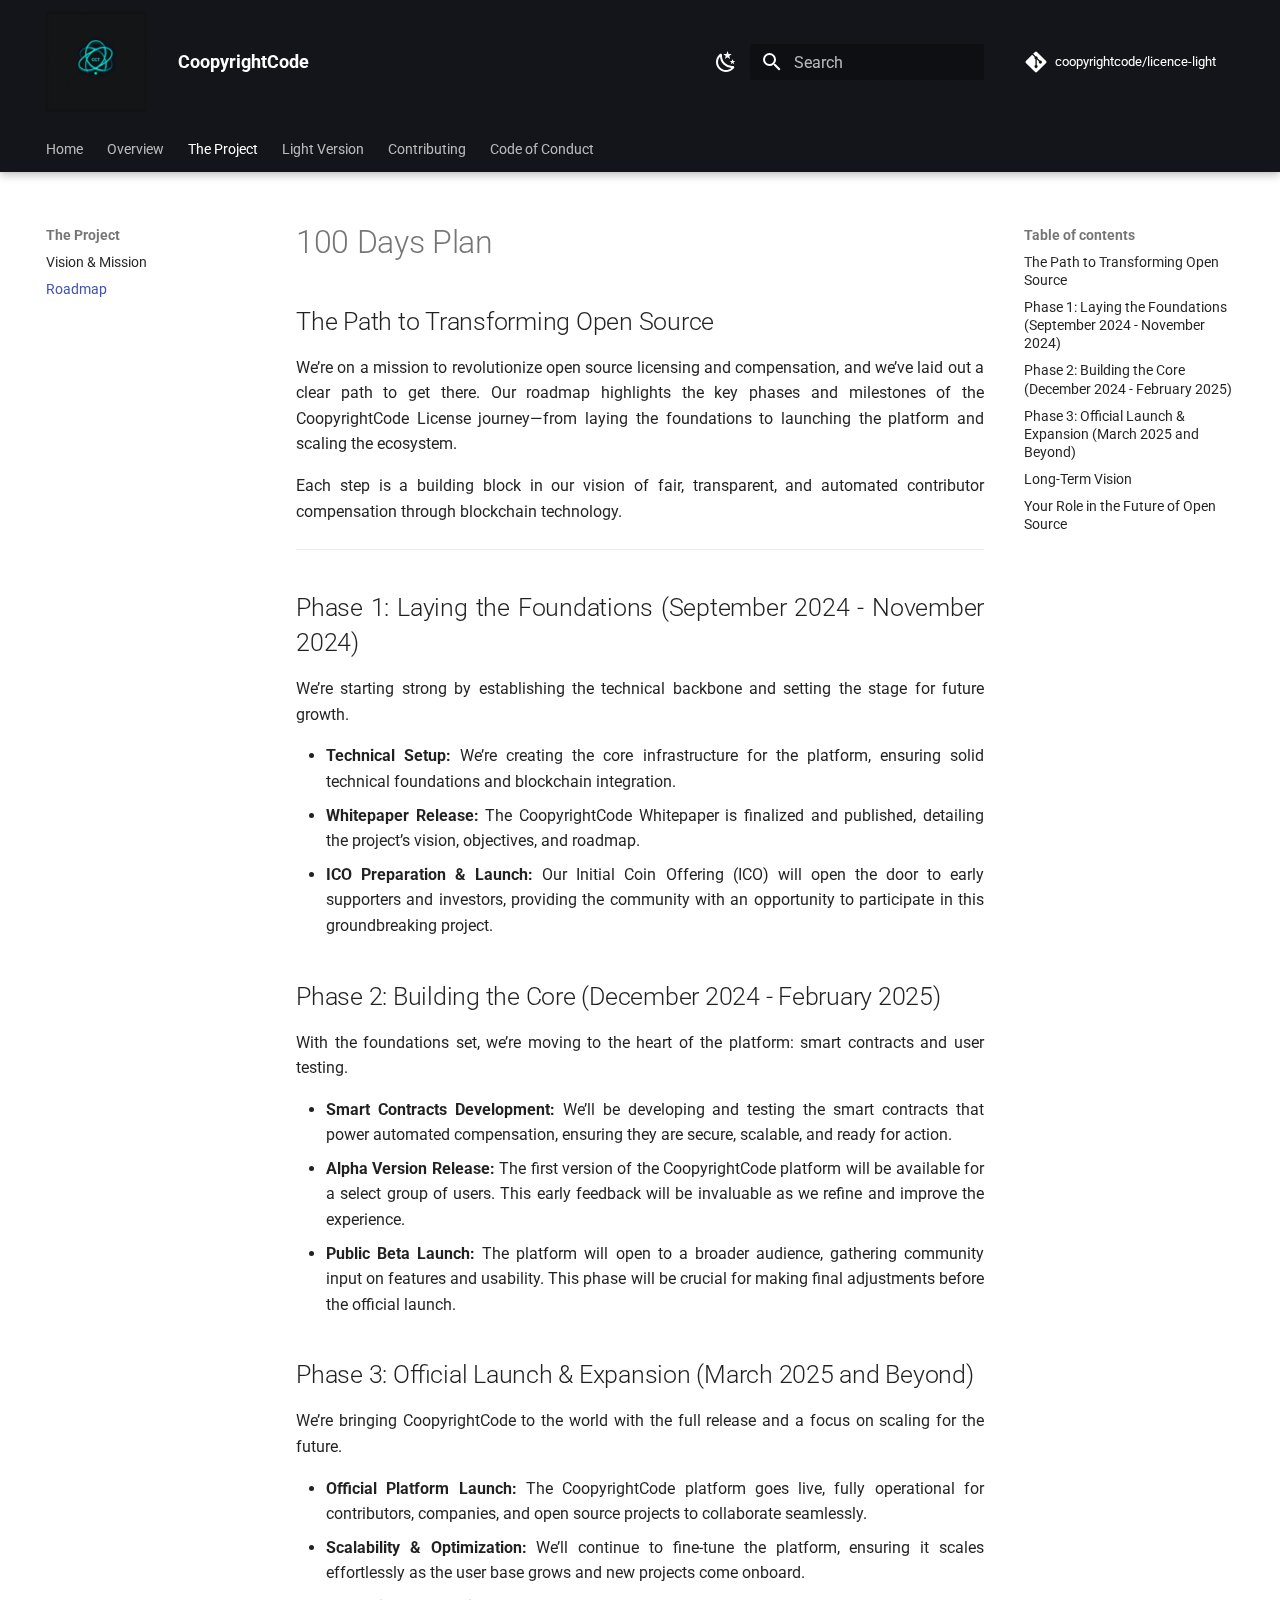
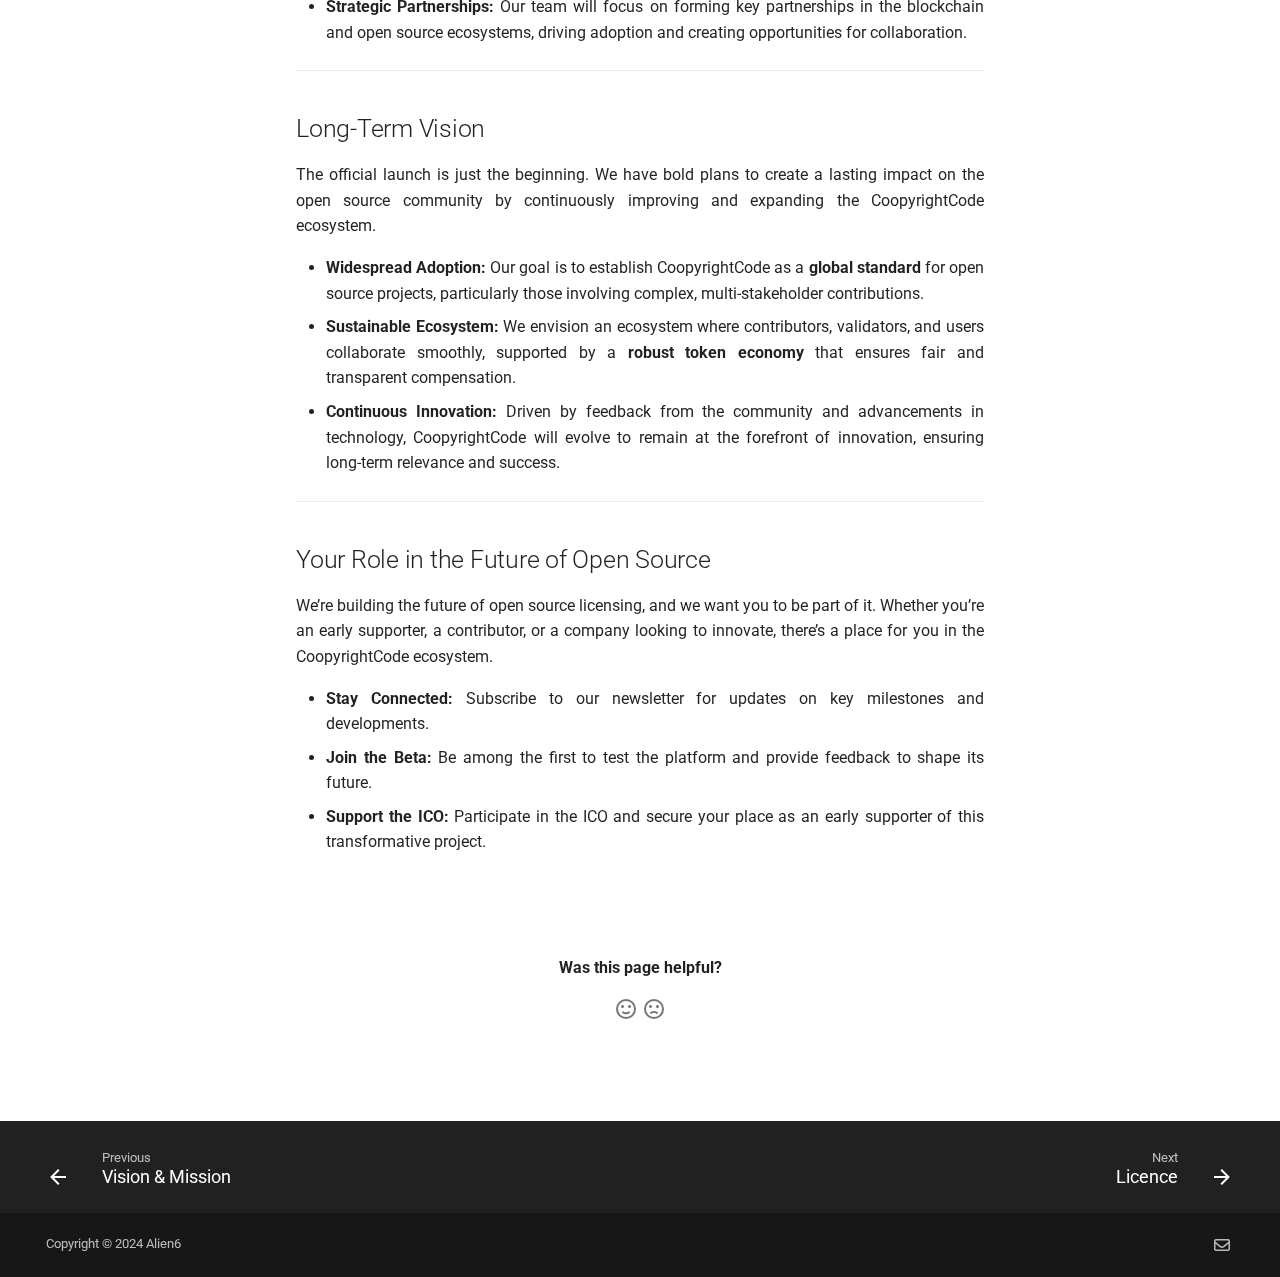
<file: project/roadmap/index.html>
<!doctype html>
<html lang="en" class="no-js">
  <head>
    
      <meta charset="utf-8">
      <meta name="viewport" content="width=device-width,initial-scale=1">
      
        <meta name="description" content="CoopyrightCode Licence Light">
      
      
        <meta name="author" content="Ludovic FERNANDEZ, Alien6">
      
      
        <link rel="canonical" href="https://licence.coopyrightcode.com/project/roadmap/">
      
      
        <link rel="prev" href="../mission/">
      
      
        <link rel="next" href="../../light/licence/">
      
      
      <link rel="icon" href="../../assets/images/logo.png">
      <meta name="generator" content="mkdocs-1.6.1, mkdocs-material-9.5.38">
    
    
      
        <title>Roadmap - CoopyrightCode</title>
      
    
    
      <link rel="stylesheet" href="../../assets/stylesheets/main.8c3ca2c6.min.css">
      
        
        <link rel="stylesheet" href="../../assets/stylesheets/palette.06af60db.min.css">
      
      
  
  
    
    
  
    
    
  
    
    
  
    
    
  
    
    
  
    
    
  
    
    
  
    
    
  
    
    
  
    
    
  
    
    
  
    
    
  
  
  <style>:root{--md-admonition-icon--note:url('data:image/svg+xml;charset=utf-8,<svg xmlns="http://www.w3.org/2000/svg" viewBox="0 0 16 16"><path d="M1 7.775V2.75C1 1.784 1.784 1 2.75 1h5.025c.464 0 .91.184 1.238.513l6.25 6.25a1.75 1.75 0 0 1 0 2.474l-5.026 5.026a1.75 1.75 0 0 1-2.474 0l-6.25-6.25A1.75 1.75 0 0 1 1 7.775m1.5 0c0 .066.026.13.073.177l6.25 6.25a.25.25 0 0 0 .354 0l5.025-5.025a.25.25 0 0 0 0-.354l-6.25-6.25a.25.25 0 0 0-.177-.073H2.75a.25.25 0 0 0-.25.25ZM6 5a1 1 0 1 1 0 2 1 1 0 0 1 0-2"/></svg>');--md-admonition-icon--abstract:url('data:image/svg+xml;charset=utf-8,<svg xmlns="http://www.w3.org/2000/svg" viewBox="0 0 16 16"><path d="M2.5 1.75v11.5c0 .138.112.25.25.25h3.17a.75.75 0 0 1 0 1.5H2.75A1.75 1.75 0 0 1 1 13.25V1.75C1 .784 1.784 0 2.75 0h8.5C12.216 0 13 .784 13 1.75v7.736a.75.75 0 0 1-1.5 0V1.75a.25.25 0 0 0-.25-.25h-8.5a.25.25 0 0 0-.25.25m13.274 9.537zl-4.557 4.45a.75.75 0 0 1-1.055-.008l-1.943-1.95a.75.75 0 0 1 1.062-1.058l1.419 1.425 4.026-3.932a.75.75 0 1 1 1.048 1.074M4.75 4h4.5a.75.75 0 0 1 0 1.5h-4.5a.75.75 0 0 1 0-1.5M4 7.75A.75.75 0 0 1 4.75 7h2a.75.75 0 0 1 0 1.5h-2A.75.75 0 0 1 4 7.75"/></svg>');--md-admonition-icon--info:url('data:image/svg+xml;charset=utf-8,<svg xmlns="http://www.w3.org/2000/svg" viewBox="0 0 16 16"><path d="M0 8a8 8 0 1 1 16 0A8 8 0 0 1 0 8m8-6.5a6.5 6.5 0 1 0 0 13 6.5 6.5 0 0 0 0-13M6.5 7.75A.75.75 0 0 1 7.25 7h1a.75.75 0 0 1 .75.75v2.75h.25a.75.75 0 0 1 0 1.5h-2a.75.75 0 0 1 0-1.5h.25v-2h-.25a.75.75 0 0 1-.75-.75M8 6a1 1 0 1 1 0-2 1 1 0 0 1 0 2"/></svg>');--md-admonition-icon--tip:url('data:image/svg+xml;charset=utf-8,<svg xmlns="http://www.w3.org/2000/svg" viewBox="0 0 16 16"><path d="M3.499.75a.75.75 0 0 1 1.5 0v.996C5.9 2.903 6.793 3.65 7.662 4.376l.24.202c-.036-.694.055-1.422.426-2.163C9.1.873 10.794-.045 12.622.26 14.408.558 16 1.94 16 4.25c0 1.278-.954 2.575-2.44 2.734l.146.508.065.22c.203.701.412 1.455.476 2.226.142 1.707-.4 3.03-1.487 3.898C11.714 14.671 10.27 15 8.75 15h-6a.75.75 0 0 1 0-1.5h1.376a4.5 4.5 0 0 1-.563-1.191 3.84 3.84 0 0 1-.05-2.063 4.65 4.65 0 0 1-2.025-.293.75.75 0 0 1 .525-1.406c1.357.507 2.376-.006 2.698-.318l.009-.01a.747.747 0 0 1 1.06 0 .75.75 0 0 1-.012 1.074c-.912.92-.992 1.835-.768 2.586.221.74.745 1.337 1.196 1.621H8.75c1.343 0 2.398-.296 3.074-.836.635-.507 1.036-1.31.928-2.602-.05-.603-.216-1.224-.422-1.93l-.064-.221c-.12-.407-.246-.84-.353-1.29a2.4 2.4 0 0 1-.507-.441 3.1 3.1 0 0 1-.633-1.248.75.75 0 0 1 1.455-.364c.046.185.144.436.31.627.146.168.353.305.712.305.738 0 1.25-.615 1.25-1.25 0-1.47-.95-2.315-2.123-2.51-1.172-.196-2.227.387-2.706 1.345-.46.92-.27 1.774.019 3.062l.042.19.01.05c.348.443.666.949.94 1.553a.75.75 0 1 1-1.365.62c-.553-1.217-1.32-1.94-2.3-2.768L6.7 5.527c-.814-.68-1.75-1.462-2.692-2.619a3.7 3.7 0 0 0-1.023.88c-.406.495-.663 1.036-.722 1.508.116.122.306.21.591.239.388.038.797-.06 1.032-.19a.75.75 0 0 1 .728 1.31c-.515.287-1.23.439-1.906.373-.682-.067-1.473-.38-1.879-1.193L.75 5.677V5.5c0-.984.48-1.94 1.077-2.664.46-.559 1.05-1.055 1.673-1.353z"/></svg>');--md-admonition-icon--success:url('data:image/svg+xml;charset=utf-8,<svg xmlns="http://www.w3.org/2000/svg" viewBox="0 0 16 16"><path d="M13.78 4.22a.75.75 0 0 1 0 1.06l-7.25 7.25a.75.75 0 0 1-1.06 0L2.22 9.28a.75.75 0 0 1 .018-1.042.75.75 0 0 1 1.042-.018L6 10.94l6.72-6.72a.75.75 0 0 1 1.06 0"/></svg>');--md-admonition-icon--question:url('data:image/svg+xml;charset=utf-8,<svg xmlns="http://www.w3.org/2000/svg" viewBox="0 0 16 16"><path d="M0 8a8 8 0 1 1 16 0A8 8 0 0 1 0 8m8-6.5a6.5 6.5 0 1 0 0 13 6.5 6.5 0 0 0 0-13M6.92 6.085h.001a.749.749 0 1 1-1.342-.67c.169-.339.436-.701.849-.977C6.845 4.16 7.369 4 8 4a2.76 2.76 0 0 1 1.637.525c.503.377.863.965.863 1.725 0 .448-.115.83-.329 1.15-.205.307-.47.513-.692.662-.109.072-.22.138-.313.195l-.006.004a6 6 0 0 0-.26.16 1 1 0 0 0-.276.245.75.75 0 0 1-1.248-.832c.184-.264.42-.489.692-.661q.154-.1.313-.195l.007-.004c.1-.061.182-.11.258-.161a1 1 0 0 0 .277-.245C8.96 6.514 9 6.427 9 6.25a.61.61 0 0 0-.262-.525A1.27 1.27 0 0 0 8 5.5c-.369 0-.595.09-.74.187a1 1 0 0 0-.34.398M9 11a1 1 0 1 1-2 0 1 1 0 0 1 2 0"/></svg>');--md-admonition-icon--warning:url('data:image/svg+xml;charset=utf-8,<svg xmlns="http://www.w3.org/2000/svg" viewBox="0 0 16 16"><path d="M6.457 1.047c.659-1.234 2.427-1.234 3.086 0l6.082 11.378A1.75 1.75 0 0 1 14.082 15H1.918a1.75 1.75 0 0 1-1.543-2.575Zm1.763.707a.25.25 0 0 0-.44 0L1.698 13.132a.25.25 0 0 0 .22.368h12.164a.25.25 0 0 0 .22-.368Zm.53 3.996v2.5a.75.75 0 0 1-1.5 0v-2.5a.75.75 0 0 1 1.5 0M9 11a1 1 0 1 1-2 0 1 1 0 0 1 2 0"/></svg>');--md-admonition-icon--failure:url('data:image/svg+xml;charset=utf-8,<svg xmlns="http://www.w3.org/2000/svg" viewBox="0 0 16 16"><path d="M2.344 2.343za8 8 0 0 1 11.314 11.314A8.002 8.002 0 0 1 .234 10.089a8 8 0 0 1 2.11-7.746m1.06 10.253a6.5 6.5 0 1 0 9.108-9.275 6.5 6.5 0 0 0-9.108 9.275M6.03 4.97 8 6.94l1.97-1.97a.749.749 0 0 1 1.275.326.75.75 0 0 1-.215.734L9.06 8l1.97 1.97a.749.749 0 0 1-.326 1.275.75.75 0 0 1-.734-.215L8 9.06l-1.97 1.97a.749.749 0 0 1-1.275-.326.75.75 0 0 1 .215-.734L6.94 8 4.97 6.03a.75.75 0 0 1 .018-1.042.75.75 0 0 1 1.042-.018"/></svg>');--md-admonition-icon--danger:url('data:image/svg+xml;charset=utf-8,<svg xmlns="http://www.w3.org/2000/svg" viewBox="0 0 16 16"><path d="M9.504.43a1.516 1.516 0 0 1 2.437 1.713L10.415 5.5h2.123c1.57 0 2.346 1.909 1.22 3.004l-7.34 7.142a1.25 1.25 0 0 1-.871.354h-.302a1.25 1.25 0 0 1-1.157-1.723L5.633 10.5H3.462c-1.57 0-2.346-1.909-1.22-3.004zm1.047 1.074L3.286 8.571A.25.25 0 0 0 3.462 9H6.75a.75.75 0 0 1 .694 1.034l-1.713 4.188 6.982-6.793A.25.25 0 0 0 12.538 7H9.25a.75.75 0 0 1-.683-1.06l2.008-4.418.003-.006-.004-.009-.006-.006-.008-.001q-.005 0-.009.004"/></svg>');--md-admonition-icon--bug:url('data:image/svg+xml;charset=utf-8,<svg xmlns="http://www.w3.org/2000/svg" viewBox="0 0 16 16"><path d="M4.72.22a.75.75 0 0 1 1.06 0l1 .999a3.5 3.5 0 0 1 2.441 0l.999-1a.748.748 0 0 1 1.265.332.75.75 0 0 1-.205.729l-.775.776c.616.63.995 1.493.995 2.444v.327q0 .15-.025.292c.408.14.764.392 1.029.722l1.968-.787a.75.75 0 0 1 .556 1.392L13 7.258V9h2.25a.75.75 0 0 1 0 1.5H13v.5q-.002.615-.141 1.186l2.17.868a.75.75 0 0 1-.557 1.392l-2.184-.873A5 5 0 0 1 8 16a5 5 0 0 1-4.288-2.427l-2.183.873a.75.75 0 0 1-.558-1.392l2.17-.868A5 5 0 0 1 3 11v-.5H.75a.75.75 0 0 1 0-1.5H3V7.258L.971 6.446a.75.75 0 0 1 .558-1.392l1.967.787c.265-.33.62-.583 1.03-.722a1.7 1.7 0 0 1-.026-.292V4.5c0-.951.38-1.814.995-2.444L4.72 1.28a.75.75 0 0 1 0-1.06m.53 6.28a.75.75 0 0 0-.75.75V11a3.5 3.5 0 1 0 7 0V7.25a.75.75 0 0 0-.75-.75ZM6.173 5h3.654A.17.17 0 0 0 10 4.827V4.5a2 2 0 1 0-4 0v.327c0 .096.077.173.173.173"/></svg>');--md-admonition-icon--example:url('data:image/svg+xml;charset=utf-8,<svg xmlns="http://www.w3.org/2000/svg" viewBox="0 0 16 16"><path d="M5 5.782V2.5h-.25a.75.75 0 0 1 0-1.5h6.5a.75.75 0 0 1 0 1.5H11v3.282l3.666 5.76C15.619 13.04 14.543 15 12.767 15H3.233c-1.776 0-2.852-1.96-1.899-3.458Zm-2.4 6.565a.75.75 0 0 0 .633 1.153h9.534a.75.75 0 0 0 .633-1.153L12.225 10.5h-8.45ZM9.5 2.5h-3V6c0 .143-.04.283-.117.403L4.73 9h6.54L9.617 6.403A.75.75 0 0 1 9.5 6Z"/></svg>');--md-admonition-icon--quote:url('data:image/svg+xml;charset=utf-8,<svg xmlns="http://www.w3.org/2000/svg" viewBox="0 0 16 16"><path d="M1.75 2.5h10.5a.75.75 0 0 1 0 1.5H1.75a.75.75 0 0 1 0-1.5m4 5h8.5a.75.75 0 0 1 0 1.5h-8.5a.75.75 0 0 1 0-1.5m0 5h8.5a.75.75 0 0 1 0 1.5h-8.5a.75.75 0 0 1 0-1.5M2.5 7.75v6a.75.75 0 0 1-1.5 0v-6a.75.75 0 0 1 1.5 0"/></svg>');}</style>



    
    
      
    
    
      
        
        
        <link rel="preconnect" href="https://fonts.gstatic.com" crossorigin>
        <link rel="stylesheet" href="https://fonts.googleapis.com/css?family=Roboto:300,300i,400,400i,700,700i%7CRoboto+Mono:400,400i,700,700i&display=fallback">
        <style>:root{--md-text-font:"Roboto";--md-code-font:"Roboto Mono"}</style>
      
    
    
    <script>__md_scope=new URL("../..",location),__md_hash=e=>[...e].reduce(((e,_)=>(e<<5)-e+_.charCodeAt(0)),0),__md_get=(e,_=localStorage,t=__md_scope)=>JSON.parse(_.getItem(t.pathname+"."+e)),__md_set=(e,_,t=localStorage,a=__md_scope)=>{try{t.setItem(a.pathname+"."+e,JSON.stringify(_))}catch(e){}}</script>
    
      
  


    
    
    
  <link
    rel="stylesheet"
    href="../../assets/stylesheets/custom.f7ec4df2.min.css"
  />
  
  </head>
  
  
    
    
      
    
    
    
    
    <body dir="ltr" data-md-color-scheme="default" data-md-color-primary="black" data-md-color-accent="blue">
  
    
    <input class="md-toggle" data-md-toggle="drawer" type="checkbox" id="__drawer" autocomplete="off">
    <input class="md-toggle" data-md-toggle="search" type="checkbox" id="__search" autocomplete="off">
    <label class="md-overlay" for="__drawer"></label>
    <div data-md-component="skip">
      
        
        <a href="#100-days-plan" class="md-skip">
          Skip to content
        </a>
      
    </div>
    <div data-md-component="announce">
      
    </div>
    
    
      

  

<header class="md-header md-header--shadow md-header--lifted" data-md-component="header">
  <nav class="md-header__inner md-grid" aria-label="Header">
    <a href="../.." title="CoopyrightCode" class="md-header__button md-logo" aria-label="CoopyrightCode" data-md-component="logo">
      
  <img src="../../assets/images/logo.png" alt="logo">

    </a>
    <label class="md-header__button md-icon" for="__drawer">
      
      <svg xmlns="http://www.w3.org/2000/svg" viewBox="0 0 24 24"><path d="M3 6h18v2H3zm0 5h18v2H3zm0 5h18v2H3z"/></svg>
    </label>
    <div class="md-header__title" data-md-component="header-title">
      <div class="md-header__ellipsis">
        <div class="md-header__topic">
          <span class="md-ellipsis">
            CoopyrightCode
          </span>
        </div>
        <div class="md-header__topic" data-md-component="header-topic">
          <span class="md-ellipsis">
            
              Roadmap
            
          </span>
        </div>
      </div>
    </div>
    
      
        <form class="md-header__option" data-md-component="palette">
  
    
    
    
    <input class="md-option" data-md-color-media="" data-md-color-scheme="default" data-md-color-primary="black" data-md-color-accent="blue"  aria-label="Switch to dark mode"  type="radio" name="__palette" id="__palette_0">
    
      <label class="md-header__button md-icon" title="Switch to dark mode" for="__palette_1" hidden>
        <svg xmlns="http://www.w3.org/2000/svg" viewBox="0 0 24 24"><path d="m17.75 4.09-2.53 1.94.91 3.06-2.63-1.81-2.63 1.81.91-3.06-2.53-1.94L12.44 4l1.06-3 1.06 3zm3.5 6.91-1.64 1.25.59 1.98-1.7-1.17-1.7 1.17.59-1.98L15.75 11l2.06-.05L18.5 9l.69 1.95zm-2.28 4.95c.83-.08 1.72 1.1 1.19 1.85-.32.45-.66.87-1.08 1.27C15.17 23 8.84 23 4.94 19.07c-3.91-3.9-3.91-10.24 0-14.14.4-.4.82-.76 1.27-1.08.75-.53 1.93.36 1.85 1.19-.27 2.86.69 5.83 2.89 8.02a9.96 9.96 0 0 0 8.02 2.89m-1.64 2.02a12.08 12.08 0 0 1-7.8-3.47c-2.17-2.19-3.33-5-3.49-7.82-2.81 3.14-2.7 7.96.31 10.98 3.02 3.01 7.84 3.12 10.98.31"/></svg>
      </label>
    
  
    
    
    
    <input class="md-option" data-md-color-media="" data-md-color-scheme="slate" data-md-color-primary="black" data-md-color-accent="blue-grey"  aria-label="Switch to light mode"  type="radio" name="__palette" id="__palette_1">
    
      <label class="md-header__button md-icon" title="Switch to light mode" for="__palette_0" hidden>
        <svg xmlns="http://www.w3.org/2000/svg" viewBox="0 0 24 24"><path d="M12 7a5 5 0 0 1 5 5 5 5 0 0 1-5 5 5 5 0 0 1-5-5 5 5 0 0 1 5-5m0 2a3 3 0 0 0-3 3 3 3 0 0 0 3 3 3 3 0 0 0 3-3 3 3 0 0 0-3-3m0-7 2.39 3.42C13.65 5.15 12.84 5 12 5s-1.65.15-2.39.42zM3.34 7l4.16-.35A7.2 7.2 0 0 0 5.94 8.5c-.44.74-.69 1.5-.83 2.29zm.02 10 1.76-3.77a7.131 7.131 0 0 0 2.38 4.14zM20.65 7l-1.77 3.79a7.02 7.02 0 0 0-2.38-4.15zm-.01 10-4.14.36c.59-.51 1.12-1.14 1.54-1.86.42-.73.69-1.5.83-2.29zM12 22l-2.41-3.44c.74.27 1.55.44 2.41.44.82 0 1.63-.17 2.37-.44z"/></svg>
      </label>
    
  
</form>
      
    
    
      <script>var palette=__md_get("__palette");if(palette&&palette.color){if("(prefers-color-scheme)"===palette.color.media){var media=matchMedia("(prefers-color-scheme: light)"),input=document.querySelector(media.matches?"[data-md-color-media='(prefers-color-scheme: light)']":"[data-md-color-media='(prefers-color-scheme: dark)']");palette.color.media=input.getAttribute("data-md-color-media"),palette.color.scheme=input.getAttribute("data-md-color-scheme"),palette.color.primary=input.getAttribute("data-md-color-primary"),palette.color.accent=input.getAttribute("data-md-color-accent")}for(var[key,value]of Object.entries(palette.color))document.body.setAttribute("data-md-color-"+key,value)}</script>
    
    
    
      <label class="md-header__button md-icon" for="__search">
        
        <svg xmlns="http://www.w3.org/2000/svg" viewBox="0 0 24 24"><path d="M9.5 3A6.5 6.5 0 0 1 16 9.5c0 1.61-.59 3.09-1.56 4.23l.27.27h.79l5 5-1.5 1.5-5-5v-.79l-.27-.27A6.52 6.52 0 0 1 9.5 16 6.5 6.5 0 0 1 3 9.5 6.5 6.5 0 0 1 9.5 3m0 2C7 5 5 7 5 9.5S7 14 9.5 14 14 12 14 9.5 12 5 9.5 5"/></svg>
      </label>
      <div class="md-search" data-md-component="search" role="dialog">
  <label class="md-search__overlay" for="__search"></label>
  <div class="md-search__inner" role="search">
    <form class="md-search__form" name="search">
      <input type="text" class="md-search__input" name="query" aria-label="Search" placeholder="Search" autocapitalize="off" autocorrect="off" autocomplete="off" spellcheck="false" data-md-component="search-query" required>
      <label class="md-search__icon md-icon" for="__search">
        
        <svg xmlns="http://www.w3.org/2000/svg" viewBox="0 0 24 24"><path d="M9.5 3A6.5 6.5 0 0 1 16 9.5c0 1.61-.59 3.09-1.56 4.23l.27.27h.79l5 5-1.5 1.5-5-5v-.79l-.27-.27A6.52 6.52 0 0 1 9.5 16 6.5 6.5 0 0 1 3 9.5 6.5 6.5 0 0 1 9.5 3m0 2C7 5 5 7 5 9.5S7 14 9.5 14 14 12 14 9.5 12 5 9.5 5"/></svg>
        
        <svg xmlns="http://www.w3.org/2000/svg" viewBox="0 0 24 24"><path d="M20 11v2H8l5.5 5.5-1.42 1.42L4.16 12l7.92-7.92L13.5 5.5 8 11z"/></svg>
      </label>
      <nav class="md-search__options" aria-label="Search">
        
          <a href="javascript:void(0)" class="md-search__icon md-icon" title="Share" aria-label="Share" data-clipboard data-clipboard-text="" data-md-component="search-share" tabindex="-1">
            
            <svg xmlns="http://www.w3.org/2000/svg" viewBox="0 0 24 24"><path d="M18 16.08c-.76 0-1.44.3-1.96.77L8.91 12.7c.05-.23.09-.46.09-.7s-.04-.47-.09-.7l7.05-4.11c.54.5 1.25.81 2.04.81a3 3 0 0 0 3-3 3 3 0 0 0-3-3 3 3 0 0 0-3 3c0 .24.04.47.09.7L8.04 9.81C7.5 9.31 6.79 9 6 9a3 3 0 0 0-3 3 3 3 0 0 0 3 3c.79 0 1.5-.31 2.04-.81l7.12 4.15c-.05.21-.08.43-.08.66 0 1.61 1.31 2.91 2.92 2.91s2.92-1.3 2.92-2.91A2.92 2.92 0 0 0 18 16.08"/></svg>
          </a>
        
        <button type="reset" class="md-search__icon md-icon" title="Clear" aria-label="Clear" tabindex="-1">
          
          <svg xmlns="http://www.w3.org/2000/svg" viewBox="0 0 24 24"><path d="M19 6.41 17.59 5 12 10.59 6.41 5 5 6.41 10.59 12 5 17.59 6.41 19 12 13.41 17.59 19 19 17.59 13.41 12z"/></svg>
        </button>
      </nav>
      
        <div class="md-search__suggest" data-md-component="search-suggest"></div>
      
    </form>
    <div class="md-search__output">
      <div class="md-search__scrollwrap" tabindex="0" data-md-scrollfix>
        <div class="md-search-result" data-md-component="search-result">
          <div class="md-search-result__meta">
            Initializing search
          </div>
          <ol class="md-search-result__list" role="presentation"></ol>
        </div>
      </div>
    </div>
  </div>
</div>
    
    
      <div class="md-header__source">
        <a href="https://github.com/coopyrightcode/licence-light" title="Go to repository" class="md-source" data-md-component="source">
  <div class="md-source__icon md-icon">
    
    <svg xmlns="http://www.w3.org/2000/svg" viewBox="0 0 448 512"><!--! Font Awesome Free 6.6.0 by @fontawesome - https://fontawesome.com License - https://fontawesome.com/license/free (Icons: CC BY 4.0, Fonts: SIL OFL 1.1, Code: MIT License) Copyright 2024 Fonticons, Inc.--><path d="M439.55 236.05 244 40.45a28.87 28.87 0 0 0-40.81 0l-40.66 40.63 51.52 51.52c27.06-9.14 52.68 16.77 43.39 43.68l49.66 49.66c34.23-11.8 61.18 31 35.47 56.69-26.49 26.49-70.21-2.87-56-37.34L240.22 199v121.85c25.3 12.54 22.26 41.85 9.08 55a34.34 34.34 0 0 1-48.55 0c-17.57-17.6-11.07-46.91 11.25-56v-123c-20.8-8.51-24.6-30.74-18.64-45L142.57 101 8.45 235.14a28.86 28.86 0 0 0 0 40.81l195.61 195.6a28.86 28.86 0 0 0 40.8 0l194.69-194.69a28.86 28.86 0 0 0 0-40.81"/></svg>
  </div>
  <div class="md-source__repository">
    coopyrightcode/licence-light
  </div>
</a>
      </div>
    
  </nav>
  
    
      
<nav class="md-tabs" aria-label="Tabs" data-md-component="tabs">
  <div class="md-grid">
    <ul class="md-tabs__list">
      
        
  
  
  
    <li class="md-tabs__item">
      <a href="../.." class="md-tabs__link">
        
  
    
  
  Home

      </a>
    </li>
  

      
        
  
  
  
    <li class="md-tabs__item">
      <a href="../../overview/" class="md-tabs__link">
        
  
    
  
  Overview

      </a>
    </li>
  

      
        
  
  
    
  
  
    
    
      <li class="md-tabs__item md-tabs__item--active">
        <a href="../mission/" class="md-tabs__link">
          
  
    
  
  The Project

        </a>
      </li>
    
  

      
        
  
  
  
    
    
      <li class="md-tabs__item">
        <a href="../../light/licence/" class="md-tabs__link">
          
  
    
  
  Light Version

        </a>
      </li>
    
  

      
        
  
  
  
    <li class="md-tabs__item">
      <a href="../../contributing/" class="md-tabs__link">
        
  
    
  
  Contributing

      </a>
    </li>
  

      
        
  
  
  
    <li class="md-tabs__item">
      <a href="../../code_of_conduct/" class="md-tabs__link">
        
  
    
  
  Code of Conduct

      </a>
    </li>
  

      
    </ul>
  </div>
</nav>
    
  
</header>
    
    <div class="md-container" data-md-component="container">
      
      
        
      
      <main class="md-main" data-md-component="main">
        <div class="md-main__inner md-grid">
          
            
              
              <div class="md-sidebar md-sidebar--primary" data-md-component="sidebar" data-md-type="navigation" >
                <div class="md-sidebar__scrollwrap">
                  <div class="md-sidebar__inner">
                    


  


<nav class="md-nav md-nav--primary md-nav--lifted" aria-label="Navigation" data-md-level="0">
  <label class="md-nav__title" for="__drawer">
    <a href="../.." title="CoopyrightCode" class="md-nav__button md-logo" aria-label="CoopyrightCode" data-md-component="logo">
      
  <img src="../../assets/images/logo.png" alt="logo">

    </a>
    CoopyrightCode
  </label>
  
    <div class="md-nav__source">
      <a href="https://github.com/coopyrightcode/licence-light" title="Go to repository" class="md-source" data-md-component="source">
  <div class="md-source__icon md-icon">
    
    <svg xmlns="http://www.w3.org/2000/svg" viewBox="0 0 448 512"><!--! Font Awesome Free 6.6.0 by @fontawesome - https://fontawesome.com License - https://fontawesome.com/license/free (Icons: CC BY 4.0, Fonts: SIL OFL 1.1, Code: MIT License) Copyright 2024 Fonticons, Inc.--><path d="M439.55 236.05 244 40.45a28.87 28.87 0 0 0-40.81 0l-40.66 40.63 51.52 51.52c27.06-9.14 52.68 16.77 43.39 43.68l49.66 49.66c34.23-11.8 61.18 31 35.47 56.69-26.49 26.49-70.21-2.87-56-37.34L240.22 199v121.85c25.3 12.54 22.26 41.85 9.08 55a34.34 34.34 0 0 1-48.55 0c-17.57-17.6-11.07-46.91 11.25-56v-123c-20.8-8.51-24.6-30.74-18.64-45L142.57 101 8.45 235.14a28.86 28.86 0 0 0 0 40.81l195.61 195.6a28.86 28.86 0 0 0 40.8 0l194.69-194.69a28.86 28.86 0 0 0 0-40.81"/></svg>
  </div>
  <div class="md-source__repository">
    coopyrightcode/licence-light
  </div>
</a>
    </div>
  
  <ul class="md-nav__list" data-md-scrollfix>
    
      
      
  
  
  
  
    <li class="md-nav__item">
      <a href="../.." class="md-nav__link">
        
  
  <span class="md-ellipsis">
    Home
  </span>
  

      </a>
    </li>
  

    
      
      
  
  
  
  
    <li class="md-nav__item">
      <a href="../../overview/" class="md-nav__link">
        
  
  <span class="md-ellipsis">
    Overview
  </span>
  

      </a>
    </li>
  

    
      
      
  
  
    
  
  
  
    
    
      
        
      
        
      
    
    
      
        
        
      
      
    
    
    <li class="md-nav__item md-nav__item--active md-nav__item--section md-nav__item--nested">
      
        
        
        <input class="md-nav__toggle md-toggle " type="checkbox" id="__nav_3" checked>
        
          
          <label class="md-nav__link" for="__nav_3" id="__nav_3_label" tabindex="">
            
  
  <span class="md-ellipsis">
    The Project
  </span>
  

            <span class="md-nav__icon md-icon"></span>
          </label>
        
        <nav class="md-nav" data-md-level="1" aria-labelledby="__nav_3_label" aria-expanded="true">
          <label class="md-nav__title" for="__nav_3">
            <span class="md-nav__icon md-icon"></span>
            The Project
          </label>
          <ul class="md-nav__list" data-md-scrollfix>
            
              
                
  
  
  
  
    <li class="md-nav__item">
      <a href="../mission/" class="md-nav__link">
        
  
  <span class="md-ellipsis">
    Vision & Mission
  </span>
  

      </a>
    </li>
  

              
            
              
                
  
  
    
  
  
  
    <li class="md-nav__item md-nav__item--active">
      
      <input class="md-nav__toggle md-toggle" type="checkbox" id="__toc">
      
      
        
      
      
        <label class="md-nav__link md-nav__link--active" for="__toc">
          
  
  <span class="md-ellipsis">
    Roadmap
  </span>
  

          <span class="md-nav__icon md-icon"></span>
        </label>
      
      <a href="./" class="md-nav__link md-nav__link--active">
        
  
  <span class="md-ellipsis">
    Roadmap
  </span>
  

      </a>
      
        

<nav class="md-nav md-nav--secondary" aria-label="Table of contents">
  
  
  
    
  
  
    <label class="md-nav__title" for="__toc">
      <span class="md-nav__icon md-icon"></span>
      Table of contents
    </label>
    <ul class="md-nav__list" data-md-component="toc" data-md-scrollfix>
      
        <li class="md-nav__item">
  <a href="#the-path-to-transforming-open-source" class="md-nav__link">
    <span class="md-ellipsis">
      The Path to Transforming Open Source
    </span>
  </a>
  
</li>
      
        <li class="md-nav__item">
  <a href="#phase-1-laying-the-foundations-september-2024-november-2024" class="md-nav__link">
    <span class="md-ellipsis">
      Phase 1: Laying the Foundations (September 2024 - November 2024)
    </span>
  </a>
  
</li>
      
        <li class="md-nav__item">
  <a href="#phase-2-building-the-core-december-2024-february-2025" class="md-nav__link">
    <span class="md-ellipsis">
      Phase 2: Building the Core (December 2024 - February 2025)
    </span>
  </a>
  
</li>
      
        <li class="md-nav__item">
  <a href="#phase-3-official-launch-expansion-march-2025-and-beyond" class="md-nav__link">
    <span class="md-ellipsis">
      Phase 3: Official Launch &amp; Expansion (March 2025 and Beyond)
    </span>
  </a>
  
</li>
      
        <li class="md-nav__item">
  <a href="#long-term-vision" class="md-nav__link">
    <span class="md-ellipsis">
      Long-Term Vision
    </span>
  </a>
  
</li>
      
        <li class="md-nav__item">
  <a href="#your-role-in-the-future-of-open-source" class="md-nav__link">
    <span class="md-ellipsis">
      Your Role in the Future of Open Source
    </span>
  </a>
  
</li>
      
    </ul>
  
</nav>
      
    </li>
  

              
            
          </ul>
        </nav>
      
    </li>
  

    
      
      
  
  
  
  
    
    
      
        
      
        
      
        
      
    
    
      
      
    
    
    <li class="md-nav__item md-nav__item--nested">
      
        
        
          
        
        <input class="md-nav__toggle md-toggle md-toggle--indeterminate" type="checkbox" id="__nav_4" >
        
          
          <label class="md-nav__link" for="__nav_4" id="__nav_4_label" tabindex="0">
            
  
  <span class="md-ellipsis">
    Light Version
  </span>
  

            <span class="md-nav__icon md-icon"></span>
          </label>
        
        <nav class="md-nav" data-md-level="1" aria-labelledby="__nav_4_label" aria-expanded="false">
          <label class="md-nav__title" for="__nav_4">
            <span class="md-nav__icon md-icon"></span>
            Light Version
          </label>
          <ul class="md-nav__list" data-md-scrollfix>
            
              
                
  
  
  
  
    <li class="md-nav__item">
      <a href="../../light/licence/" class="md-nav__link">
        
  
  <span class="md-ellipsis">
    Licence
  </span>
  

      </a>
    </li>
  

              
            
              
                
  
  
  
  
    <li class="md-nav__item">
      <a href="../../light/usage/" class="md-nav__link">
        
  
  <span class="md-ellipsis">
    Usage
  </span>
  

      </a>
    </li>
  

              
            
              
                
  
  
  
  
    <li class="md-nav__item">
      <a href="../../light/faq/" class="md-nav__link">
        
  
  <span class="md-ellipsis">
    FAQ
  </span>
  

      </a>
    </li>
  

              
            
          </ul>
        </nav>
      
    </li>
  

    
      
      
  
  
  
  
    <li class="md-nav__item">
      <a href="../../contributing/" class="md-nav__link">
        
  
  <span class="md-ellipsis">
    Contributing
  </span>
  

      </a>
    </li>
  

    
      
      
  
  
  
  
    <li class="md-nav__item">
      <a href="../../code_of_conduct/" class="md-nav__link">
        
  
  <span class="md-ellipsis">
    Code of Conduct
  </span>
  

      </a>
    </li>
  

    
  </ul>
</nav>
                  </div>
                </div>
              </div>
            
            
              
              <div class="md-sidebar md-sidebar--secondary" data-md-component="sidebar" data-md-type="toc" >
                <div class="md-sidebar__scrollwrap">
                  <div class="md-sidebar__inner">
                    

<nav class="md-nav md-nav--secondary" aria-label="Table of contents">
  
  
  
    
  
  
    <label class="md-nav__title" for="__toc">
      <span class="md-nav__icon md-icon"></span>
      Table of contents
    </label>
    <ul class="md-nav__list" data-md-component="toc" data-md-scrollfix>
      
        <li class="md-nav__item">
  <a href="#the-path-to-transforming-open-source" class="md-nav__link">
    <span class="md-ellipsis">
      The Path to Transforming Open Source
    </span>
  </a>
  
</li>
      
        <li class="md-nav__item">
  <a href="#phase-1-laying-the-foundations-september-2024-november-2024" class="md-nav__link">
    <span class="md-ellipsis">
      Phase 1: Laying the Foundations (September 2024 - November 2024)
    </span>
  </a>
  
</li>
      
        <li class="md-nav__item">
  <a href="#phase-2-building-the-core-december-2024-february-2025" class="md-nav__link">
    <span class="md-ellipsis">
      Phase 2: Building the Core (December 2024 - February 2025)
    </span>
  </a>
  
</li>
      
        <li class="md-nav__item">
  <a href="#phase-3-official-launch-expansion-march-2025-and-beyond" class="md-nav__link">
    <span class="md-ellipsis">
      Phase 3: Official Launch &amp; Expansion (March 2025 and Beyond)
    </span>
  </a>
  
</li>
      
        <li class="md-nav__item">
  <a href="#long-term-vision" class="md-nav__link">
    <span class="md-ellipsis">
      Long-Term Vision
    </span>
  </a>
  
</li>
      
        <li class="md-nav__item">
  <a href="#your-role-in-the-future-of-open-source" class="md-nav__link">
    <span class="md-ellipsis">
      Your Role in the Future of Open Source
    </span>
  </a>
  
</li>
      
    </ul>
  
</nav>
                  </div>
                </div>
              </div>
            
          
          
            <div class="md-content" data-md-component="content">
              <article class="md-content__inner md-typeset">
                
                  

  
  


<h1 id="100-days-plan">100 Days Plan</h1>
<h2 id="the-path-to-transforming-open-source">The Path to Transforming Open Source</h2>
<p>We’re on a mission to revolutionize open source licensing and compensation, and we’ve laid out a clear path to get there. Our roadmap highlights the key phases and milestones of the CoopyrightCode License journey—from laying the foundations to launching the platform and scaling the ecosystem.</p>
<p>Each step is a building block in our vision of fair, transparent, and automated contributor compensation through blockchain technology.</p>
<hr />
<h2 id="phase-1-laying-the-foundations-september-2024-november-2024">Phase 1: Laying the Foundations (September 2024 - November 2024)</h2>
<p>We’re starting strong by establishing the technical backbone and setting the stage for future growth.</p>
<ul>
<li><strong>Technical Setup:</strong> We’re creating the core infrastructure for the platform, ensuring solid technical foundations and blockchain integration.</li>
<li><strong>Whitepaper Release:</strong> The CoopyrightCode Whitepaper is finalized and published, detailing the project’s vision, objectives, and roadmap.</li>
<li><strong>ICO Preparation &amp; Launch:</strong> Our Initial Coin Offering (ICO) will open the door to early supporters and investors, providing the community with an opportunity to participate in this groundbreaking project.</li>
</ul>
<h2 id="phase-2-building-the-core-december-2024-february-2025">Phase 2: Building the Core (December 2024 - February 2025)</h2>
<p>With the foundations set, we’re moving to the heart of the platform: smart contracts and user testing.</p>
<ul>
<li><strong>Smart Contracts Development:</strong> We’ll be developing and testing the smart contracts that power automated compensation, ensuring they are secure, scalable, and ready for action.</li>
<li><strong>Alpha Version Release:</strong> The first version of the CoopyrightCode platform will be available for a select group of users. This early feedback will be invaluable as we refine and improve the experience.</li>
<li><strong>Public Beta Launch:</strong> The platform will open to a broader audience, gathering community input on features and usability. This phase will be crucial for making final adjustments before the official launch.</li>
</ul>
<h2 id="phase-3-official-launch-expansion-march-2025-and-beyond">Phase 3: Official Launch &amp; Expansion (March 2025 and Beyond)</h2>
<p>We’re bringing CoopyrightCode to the world with the full release and a focus on scaling for the future.</p>
<ul>
<li><strong>Official Platform Launch:</strong> The CoopyrightCode platform goes live, fully operational for contributors, companies, and open source projects to collaborate seamlessly.</li>
<li><strong>Scalability &amp; Optimization:</strong> We’ll continue to fine-tune the platform, ensuring it scales effortlessly as the user base grows and new projects come onboard.</li>
<li><strong>Strategic Partnerships:</strong> Our team will focus on forming key partnerships in the blockchain and open source ecosystems, driving adoption and creating opportunities for collaboration.</li>
</ul>
<hr />
<h2 id="long-term-vision">Long-Term Vision</h2>
<p>The official launch is just the beginning. We have bold plans to create a lasting impact on the open source community by continuously improving and expanding the CoopyrightCode ecosystem.</p>
<ul>
<li><strong>Widespread Adoption:</strong> Our goal is to establish CoopyrightCode as a <strong>global standard</strong> for open source projects, particularly those involving complex, multi-stakeholder contributions.</li>
<li><strong>Sustainable Ecosystem:</strong> We envision an ecosystem where contributors, validators, and users collaborate smoothly, supported by a <strong>robust token economy</strong> that ensures fair and transparent compensation.</li>
<li><strong>Continuous Innovation:</strong> Driven by feedback from the community and advancements in technology, CoopyrightCode will evolve to remain at the forefront of innovation, ensuring long-term relevance and success.</li>
</ul>
<hr />
<h2 id="your-role-in-the-future-of-open-source">Your Role in the Future of Open Source</h2>
<p>We’re building the future of open source licensing, and we want you to be part of it. Whether you’re an early supporter, a contributor, or a company looking to innovate, there’s a place for you in the CoopyrightCode ecosystem.</p>
<ul>
<li><strong>Stay Connected:</strong> Subscribe to our newsletter for updates on key milestones and developments.</li>
<li><strong>Join the Beta:</strong> Be among the first to test the platform and provide feedback to shape its future.</li>
<li><strong>Support the ICO:</strong> Participate in the ICO and secure your place as an early supporter of this transformative project.</li>
</ul>









  



  <form class="md-feedback" name="feedback" hidden>
    <fieldset>
      <legend class="md-feedback__title">
        Was this page helpful?
      </legend>
      <div class="md-feedback__inner">
        <div class="md-feedback__list">
          
            <button class="md-feedback__icon md-icon" type="submit" title="This page was helpful" data-md-value="1">
              <svg xmlns="http://www.w3.org/2000/svg" viewBox="0 0 24 24"><path d="M20 12a8 8 0 0 0-8-8 8 8 0 0 0-8 8 8 8 0 0 0 8 8 8 8 0 0 0 8-8m2 0a10 10 0 0 1-10 10A10 10 0 0 1 2 12 10 10 0 0 1 12 2a10 10 0 0 1 10 10M10 9.5c0 .8-.7 1.5-1.5 1.5S7 10.3 7 9.5 7.7 8 8.5 8s1.5.7 1.5 1.5m7 0c0 .8-.7 1.5-1.5 1.5S14 10.3 14 9.5 14.7 8 15.5 8s1.5.7 1.5 1.5m-5 7.73c-1.75 0-3.29-.73-4.19-1.81L9.23 14c.45.72 1.52 1.23 2.77 1.23s2.32-.51 2.77-1.23l1.42 1.42c-.9 1.08-2.44 1.81-4.19 1.81"/></svg>
            </button>
          
            <button class="md-feedback__icon md-icon" type="submit" title="This page could be improved" data-md-value="0">
              <svg xmlns="http://www.w3.org/2000/svg" viewBox="0 0 24 24"><path d="M20 12a8 8 0 0 0-8-8 8 8 0 0 0-8 8 8 8 0 0 0 8 8 8 8 0 0 0 8-8m2 0a10 10 0 0 1-10 10A10 10 0 0 1 2 12 10 10 0 0 1 12 2a10 10 0 0 1 10 10m-6.5-4c.8 0 1.5.7 1.5 1.5s-.7 1.5-1.5 1.5-1.5-.7-1.5-1.5.7-1.5 1.5-1.5M10 9.5c0 .8-.7 1.5-1.5 1.5S7 10.3 7 9.5 7.7 8 8.5 8s1.5.7 1.5 1.5m2 4.5c1.75 0 3.29.72 4.19 1.81l-1.42 1.42C14.32 16.5 13.25 16 12 16s-2.32.5-2.77 1.23l-1.42-1.42C8.71 14.72 10.25 14 12 14"/></svg>
            </button>
          
        </div>
        <div class="md-feedback__note">
          
            <div data-md-value="1" hidden>
              
              
                
              
              Thanks for your feedback!
            </div>
          
            <div data-md-value="0" hidden>
              
              
                
              
              Thanks for your feedback! Help us improve this page by using our <a href="..." target="_blank" rel="noopener">feedback form</a>.
            </div>
          
        </div>
      </div>
    </fieldset>
  </form>


                
              </article>
            </div>
          
          
<script>var target=document.getElementById(location.hash.slice(1));target&&target.name&&(target.checked=target.name.startsWith("__tabbed_"))</script>
        </div>
        
          <button type="button" class="md-top md-icon" data-md-component="top" hidden>
  
  <svg xmlns="http://www.w3.org/2000/svg" viewBox="0 0 24 24"><path d="M13 20h-2V8l-5.5 5.5-1.42-1.42L12 4.16l7.92 7.92-1.42 1.42L13 8z"/></svg>
  Back to top
</button>
        
      </main>
      
        <footer class="md-footer">
  
    
      
      <nav class="md-footer__inner md-grid" aria-label="Footer" >
        
          
          <a href="../mission/" class="md-footer__link md-footer__link--prev" aria-label="Previous: Vision &amp; Mission">
            <div class="md-footer__button md-icon">
              
              <svg xmlns="http://www.w3.org/2000/svg" viewBox="0 0 24 24"><path d="M20 11v2H8l5.5 5.5-1.42 1.42L4.16 12l7.92-7.92L13.5 5.5 8 11z"/></svg>
            </div>
            <div class="md-footer__title">
              <span class="md-footer__direction">
                Previous
              </span>
              <div class="md-ellipsis">
                Vision & Mission
              </div>
            </div>
          </a>
        
        
          
          <a href="../../light/licence/" class="md-footer__link md-footer__link--next" aria-label="Next: Licence">
            <div class="md-footer__title">
              <span class="md-footer__direction">
                Next
              </span>
              <div class="md-ellipsis">
                Licence
              </div>
            </div>
            <div class="md-footer__button md-icon">
              
              <svg xmlns="http://www.w3.org/2000/svg" viewBox="0 0 24 24"><path d="M4 11v2h12l-5.5 5.5 1.42 1.42L19.84 12l-7.92-7.92L10.5 5.5 16 11z"/></svg>
            </div>
          </a>
        
      </nav>
    
  
  <div class="md-footer-meta md-typeset">
    <div class="md-footer-meta__inner md-grid">
      <div class="md-copyright">
  
    <div class="md-copyright__highlight">
      Copyright &copy; 2024 Alien6
    </div>
  
  
</div>
      
        <div class="md-social">
  
    
    
    
    
    <a href="mailto:contact@alien6.com" target="_blank" rel="noopener" title="send us an email" class="md-social__link">
      <svg xmlns="http://www.w3.org/2000/svg" viewBox="0 0 512 512"><!--! Font Awesome Free 6.6.0 by @fontawesome - https://fontawesome.com License - https://fontawesome.com/license/free (Icons: CC BY 4.0, Fonts: SIL OFL 1.1, Code: MIT License) Copyright 2024 Fonticons, Inc.--><path d="M64 112c-8.8 0-16 7.2-16 16v22.1l172.5 141.6c20.7 17 50.4 17 71.1 0L464 150.1V128c0-8.8-7.2-16-16-16zM48 212.2V384c0 8.8 7.2 16 16 16h384c8.8 0 16-7.2 16-16V212.2L322 328.8c-38.4 31.5-93.7 31.5-132 0zM0 128c0-35.3 28.7-64 64-64h384c35.3 0 64 28.7 64 64v256c0 35.3-28.7 64-64 64H64c-35.3 0-64-28.7-64-64z"/></svg>
    </a>
  
</div>
      
    </div>
  </div>
</footer>
      
    </div>
    <div class="md-dialog" data-md-component="dialog">
      <div class="md-dialog__inner md-typeset"></div>
    </div>
    
    
    <script id="__config" type="application/json">{"base": "../..", "features": ["announce.dismiss", "content.code.annotate", "content.code.copy", "content.tooltips", "header.autohide", "navigation.expand", "navigation.footer", "navigation.indexes", "navigation.tabs", "navigation.tabs.sticky", "navigation.top", "navigation.tracking", "search.highlight", "search.share", "search.suggest", "toc.follow"], "search": "../../assets/javascripts/workers/search.6ce7567c.min.js", "translations": {"clipboard.copied": "Copied to clipboard", "clipboard.copy": "Copy to clipboard", "search.result.more.one": "1 more on this page", "search.result.more.other": "# more on this page", "search.result.none": "No matching documents", "search.result.one": "1 matching document", "search.result.other": "# matching documents", "search.result.placeholder": "Type to start searching", "search.result.term.missing": "Missing", "select.version": "Select version"}}</script>
    
    
      <script src="../../assets/javascripts/bundle.d6f25eb3.min.js"></script>
      
        <script src="../../assets/javascripts/feedback.js"></script>
      
    
  </body>
</html>
</file>
<file: assets/stylesheets/main.8c3ca2c6.min.css>
@charset "UTF-8";html{-webkit-text-size-adjust:none;-moz-text-size-adjust:none;text-size-adjust:none;box-sizing:border-box}*,:after,:before{box-sizing:inherit}@media (prefers-reduced-motion){*,:after,:before{transition:none!important}}body{margin:0}a,button,input,label{-webkit-tap-highlight-color:transparent}a{color:inherit;text-decoration:none}hr{border:0;box-sizing:initial;display:block;height:.05rem;overflow:visible;padding:0}small{font-size:80%}sub,sup{line-height:1em}img{border-style:none}table{border-collapse:initial;border-spacing:0}td,th{font-weight:400;vertical-align:top}button{background:#0000;border:0;font-family:inherit;font-size:inherit;margin:0;padding:0}input{border:0;outline:none}:root{--md-primary-fg-color:#4051b5;--md-primary-fg-color--light:#5d6cc0;--md-primary-fg-color--dark:#303fa1;--md-primary-bg-color:#fff;--md-primary-bg-color--light:#ffffffb3;--md-accent-fg-color:#526cfe;--md-accent-fg-color--transparent:#526cfe1a;--md-accent-bg-color:#fff;--md-accent-bg-color--light:#ffffffb3}[data-md-color-scheme=default]{color-scheme:light}[data-md-color-scheme=default] img[src$="#gh-dark-mode-only"],[data-md-color-scheme=default] img[src$="#only-dark"]{display:none}:root,[data-md-color-scheme=default]{--md-hue:225deg;--md-default-fg-color:#000000de;--md-default-fg-color--light:#0000008a;--md-default-fg-color--lighter:#00000052;--md-default-fg-color--lightest:#00000012;--md-default-bg-color:#fff;--md-default-bg-color--light:#ffffffb3;--md-default-bg-color--lighter:#ffffff4d;--md-default-bg-color--lightest:#ffffff1f;--md-code-fg-color:#36464e;--md-code-bg-color:#f5f5f5;--md-code-hl-color:#4287ff;--md-code-hl-color--light:#4287ff1a;--md-code-hl-number-color:#d52a2a;--md-code-hl-special-color:#db1457;--md-code-hl-function-color:#a846b9;--md-code-hl-constant-color:#6e59d9;--md-code-hl-keyword-color:#3f6ec6;--md-code-hl-string-color:#1c7d4d;--md-code-hl-name-color:var(--md-code-fg-color);--md-code-hl-operator-color:var(--md-default-fg-color--light);--md-code-hl-punctuation-color:var(--md-default-fg-color--light);--md-code-hl-comment-color:var(--md-default-fg-color--light);--md-code-hl-generic-color:var(--md-default-fg-color--light);--md-code-hl-variable-color:var(--md-default-fg-color--light);--md-typeset-color:var(--md-default-fg-color);--md-typeset-a-color:var(--md-primary-fg-color);--md-typeset-del-color:#f5503d26;--md-typeset-ins-color:#0bd57026;--md-typeset-kbd-color:#fafafa;--md-typeset-kbd-accent-color:#fff;--md-typeset-kbd-border-color:#b8b8b8;--md-typeset-mark-color:#ffff0080;--md-typeset-table-color:#0000001f;--md-typeset-table-color--light:rgba(0,0,0,.035);--md-admonition-fg-color:var(--md-default-fg-color);--md-admonition-bg-color:var(--md-default-bg-color);--md-warning-fg-color:#000000de;--md-warning-bg-color:#ff9;--md-footer-fg-color:#fff;--md-footer-fg-color--light:#ffffffb3;--md-footer-fg-color--lighter:#ffffff73;--md-footer-bg-color:#000000de;--md-footer-bg-color--dark:#00000052;--md-shadow-z1:0 0.2rem 0.5rem #0000000d,0 0 0.05rem #0000001a;--md-shadow-z2:0 0.2rem 0.5rem #0000001a,0 0 0.05rem #00000040;--md-shadow-z3:0 0.2rem 0.5rem #0003,0 0 0.05rem #00000059}.md-icon svg{fill:currentcolor;display:block;height:1.2rem;width:1.2rem}body{-webkit-font-smoothing:antialiased;-moz-osx-font-smoothing:grayscale;--md-text-font-family:var(--md-text-font,_),-apple-system,BlinkMacSystemFont,Helvetica,Arial,sans-serif;--md-code-font-family:var(--md-code-font,_),SFMono-Regular,Consolas,Menlo,monospace}aside,body,input{font-feature-settings:"kern","liga";color:var(--md-typeset-color);font-family:var(--md-text-font-family)}code,kbd,pre{font-feature-settings:"kern";font-family:var(--md-code-font-family)}:root{--md-typeset-table-sort-icon:url('data:image/svg+xml;charset=utf-8,<svg xmlns="http://www.w3.org/2000/svg" viewBox="0 0 24 24"><path d="m18 21-4-4h3V7h-3l4-4 4 4h-3v10h3M2 19v-2h10v2M2 13v-2h7v2M2 7V5h4v2z"/></svg>');--md-typeset-table-sort-icon--asc:url('data:image/svg+xml;charset=utf-8,<svg xmlns="http://www.w3.org/2000/svg" viewBox="0 0 24 24"><path d="M19 17h3l-4 4-4-4h3V3h2M2 17h10v2H2M6 5v2H2V5m0 6h7v2H2z"/></svg>');--md-typeset-table-sort-icon--desc:url('data:image/svg+xml;charset=utf-8,<svg xmlns="http://www.w3.org/2000/svg" viewBox="0 0 24 24"><path d="M19 7h3l-4-4-4 4h3v14h2M2 17h10v2H2M6 5v2H2V5m0 6h7v2H2z"/></svg>')}.md-typeset{-webkit-print-color-adjust:exact;color-adjust:exact;font-size:.8rem;line-height:1.6}@media print{.md-typeset{font-size:.68rem}}.md-typeset blockquote,.md-typeset dl,.md-typeset figure,.md-typeset ol,.md-typeset pre,.md-typeset ul{margin-bottom:1em;margin-top:1em}.md-typeset h1{color:var(--md-default-fg-color--light);font-size:2em;line-height:1.3;margin:0 0 1.25em}.md-typeset h1,.md-typeset h2{font-weight:300;letter-spacing:-.01em}.md-typeset h2{font-size:1.5625em;line-height:1.4;margin:1.6em 0 .64em}.md-typeset h3{font-size:1.25em;font-weight:400;letter-spacing:-.01em;line-height:1.5;margin:1.6em 0 .8em}.md-typeset h2+h3{margin-top:.8em}.md-typeset h4{font-weight:700;letter-spacing:-.01em;margin:1em 0}.md-typeset h5,.md-typeset h6{color:var(--md-default-fg-color--light);font-size:.8em;font-weight:700;letter-spacing:-.01em;margin:1.25em 0}.md-typeset h5{text-transform:uppercase}.md-typeset hr{border-bottom:.05rem solid var(--md-default-fg-color--lightest);display:flow-root;margin:1.5em 0}.md-typeset a{color:var(--md-typeset-a-color);word-break:break-word}.md-typeset a,.md-typeset a:before{transition:color 125ms}.md-typeset a:focus,.md-typeset a:hover{color:var(--md-accent-fg-color)}.md-typeset a:focus code,.md-typeset a:hover code{background-color:var(--md-accent-fg-color--transparent)}.md-typeset a code{color:currentcolor;transition:background-color 125ms}.md-typeset a.focus-visible{outline-color:var(--md-accent-fg-color);outline-offset:.2rem}.md-typeset code,.md-typeset kbd,.md-typeset pre{color:var(--md-code-fg-color);direction:ltr;font-variant-ligatures:none}@media print{.md-typeset code,.md-typeset kbd,.md-typeset pre{white-space:pre-wrap}}.md-typeset code{background-color:var(--md-code-bg-color);border-radius:.1rem;-webkit-box-decoration-break:clone;box-decoration-break:clone;font-size:.85em;padding:0 .2941176471em;word-break:break-word}.md-typeset code:not(.focus-visible){-webkit-tap-highlight-color:transparent;outline:none}.md-typeset pre{display:flow-root;line-height:1.4;position:relative}.md-typeset pre>code{-webkit-box-decoration-break:slice;box-decoration-break:slice;box-shadow:none;display:block;margin:0;outline-color:var(--md-accent-fg-color);overflow:auto;padding:.7720588235em 1.1764705882em;scrollbar-color:var(--md-default-fg-color--lighter) #0000;scrollbar-width:thin;touch-action:auto;word-break:normal}.md-typeset pre>code:hover{scrollbar-color:var(--md-accent-fg-color) #0000}.md-typeset pre>code::-webkit-scrollbar{height:.2rem;width:.2rem}.md-typeset pre>code::-webkit-scrollbar-thumb{background-color:var(--md-default-fg-color--lighter)}.md-typeset pre>code::-webkit-scrollbar-thumb:hover{background-color:var(--md-accent-fg-color)}.md-typeset kbd{background-color:var(--md-typeset-kbd-color);border-radius:.1rem;box-shadow:0 .1rem 0 .05rem var(--md-typeset-kbd-border-color),0 .1rem 0 var(--md-typeset-kbd-border-color),0 -.1rem .2rem var(--md-typeset-kbd-accent-color) inset;color:var(--md-default-fg-color);display:inline-block;font-size:.75em;padding:0 .6666666667em;vertical-align:text-top;word-break:break-word}.md-typeset mark{background-color:var(--md-typeset-mark-color);-webkit-box-decoration-break:clone;box-decoration-break:clone;color:inherit;word-break:break-word}.md-typeset abbr{border-bottom:.05rem dotted var(--md-default-fg-color--light);cursor:help;text-decoration:none}.md-typeset small{opacity:.75}[dir=ltr] .md-typeset sub,[dir=ltr] .md-typeset sup{margin-left:.078125em}[dir=rtl] .md-typeset sub,[dir=rtl] .md-typeset sup{margin-right:.078125em}[dir=ltr] .md-typeset blockquote{padding-left:.6rem}[dir=rtl] .md-typeset blockquote{padding-right:.6rem}[dir=ltr] .md-typeset blockquote{border-left:.2rem solid var(--md-default-fg-color--lighter)}[dir=rtl] .md-typeset blockquote{border-right:.2rem solid var(--md-default-fg-color--lighter)}.md-typeset blockquote{color:var(--md-default-fg-color--light);margin-left:0;margin-right:0}.md-typeset ul{list-style-type:disc}.md-typeset ul[type]{list-style-type:revert-layer}[dir=ltr] .md-typeset ol,[dir=ltr] .md-typeset ul{margin-left:.625em}[dir=rtl] .md-typeset ol,[dir=rtl] .md-typeset ul{margin-right:.625em}.md-typeset ol,.md-typeset ul{padding:0}.md-typeset ol:not([hidden]),.md-typeset ul:not([hidden]){display:flow-root}.md-typeset ol ol,.md-typeset ul ol{list-style-type:lower-alpha}.md-typeset ol ol ol,.md-typeset ul ol ol{list-style-type:lower-roman}.md-typeset ol ol ol ol,.md-typeset ul ol ol ol{list-style-type:upper-alpha}.md-typeset ol ol ol ol ol,.md-typeset ul ol ol ol ol{list-style-type:upper-roman}.md-typeset ol[type],.md-typeset ul[type]{list-style-type:revert-layer}[dir=ltr] .md-typeset ol li,[dir=ltr] .md-typeset ul li{margin-left:1.25em}[dir=rtl] .md-typeset ol li,[dir=rtl] .md-typeset ul li{margin-right:1.25em}.md-typeset ol li,.md-typeset ul li{margin-bottom:.5em}.md-typeset ol li blockquote,.md-typeset ol li p,.md-typeset ul li blockquote,.md-typeset ul li p{margin:.5em 0}.md-typeset ol li:last-child,.md-typeset ul li:last-child{margin-bottom:0}[dir=ltr] .md-typeset ol li ol,[dir=ltr] .md-typeset ol li ul,[dir=ltr] .md-typeset ul li ol,[dir=ltr] .md-typeset ul li ul{margin-left:.625em}[dir=rtl] .md-typeset ol li ol,[dir=rtl] .md-typeset ol li ul,[dir=rtl] .md-typeset ul li ol,[dir=rtl] .md-typeset ul li ul{margin-right:.625em}.md-typeset ol li ol,.md-typeset ol li ul,.md-typeset ul li ol,.md-typeset ul li ul{margin-bottom:.5em;margin-top:.5em}[dir=ltr] .md-typeset dd{margin-left:1.875em}[dir=rtl] .md-typeset dd{margin-right:1.875em}.md-typeset dd{margin-bottom:1.5em;margin-top:1em}.md-typeset img,.md-typeset svg,.md-typeset video{height:auto;max-width:100%}.md-typeset img[align=left]{margin:1em 1em 1em 0}.md-typeset img[align=right]{margin:1em 0 1em 1em}.md-typeset img[align]:only-child{margin-top:0}.md-typeset figure{display:flow-root;margin:1em auto;max-width:100%;text-align:center;width:-moz-fit-content;width:fit-content}.md-typeset figure img{display:block;margin:0 auto}.md-typeset figcaption{font-style:italic;margin:1em auto;max-width:24rem}.md-typeset iframe{max-width:100%}.md-typeset table:not([class]){background-color:var(--md-default-bg-color);border:.05rem solid var(--md-typeset-table-color);border-radius:.1rem;display:inline-block;font-size:.64rem;max-width:100%;overflow:auto;touch-action:auto}@media print{.md-typeset table:not([class]){display:table}}.md-typeset table:not([class])+*{margin-top:1.5em}.md-typeset table:not([class]) td>:first-child,.md-typeset table:not([class]) th>:first-child{margin-top:0}.md-typeset table:not([class]) td>:last-child,.md-typeset table:not([class]) th>:last-child{margin-bottom:0}.md-typeset table:not([class]) td:not([align]),.md-typeset table:not([class]) th:not([align]){text-align:left}[dir=rtl] .md-typeset table:not([class]) td:not([align]),[dir=rtl] .md-typeset table:not([class]) th:not([align]){text-align:right}.md-typeset table:not([class]) th{font-weight:700;min-width:5rem;padding:.9375em 1.25em;vertical-align:top}.md-typeset table:not([class]) td{border-top:.05rem solid var(--md-typeset-table-color);padding:.9375em 1.25em;vertical-align:top}.md-typeset table:not([class]) tbody tr{transition:background-color 125ms}.md-typeset table:not([class]) tbody tr:hover{background-color:var(--md-typeset-table-color--light);box-shadow:0 .05rem 0 var(--md-default-bg-color) inset}.md-typeset table:not([class]) a{word-break:normal}.md-typeset table th[role=columnheader]{cursor:pointer}[dir=ltr] .md-typeset table th[role=columnheader]:after{margin-left:.5em}[dir=rtl] .md-typeset table th[role=columnheader]:after{margin-right:.5em}.md-typeset table th[role=columnheader]:after{content:"";display:inline-block;height:1.2em;-webkit-mask-image:var(--md-typeset-table-sort-icon);mask-image:var(--md-typeset-table-sort-icon);-webkit-mask-repeat:no-repeat;mask-repeat:no-repeat;-webkit-mask-size:contain;mask-size:contain;transition:background-color 125ms;vertical-align:text-bottom;width:1.2em}.md-typeset table th[role=columnheader]:hover:after{background-color:var(--md-default-fg-color--lighter)}.md-typeset table th[role=columnheader][aria-sort=ascending]:after{background-color:var(--md-default-fg-color--light);-webkit-mask-image:var(--md-typeset-table-sort-icon--asc);mask-image:var(--md-typeset-table-sort-icon--asc)}.md-typeset table th[role=columnheader][aria-sort=descending]:after{background-color:var(--md-default-fg-color--light);-webkit-mask-image:var(--md-typeset-table-sort-icon--desc);mask-image:var(--md-typeset-table-sort-icon--desc)}.md-typeset__scrollwrap{margin:1em -.8rem;overflow-x:auto;touch-action:auto}.md-typeset__table{display:inline-block;margin-bottom:.5em;padding:0 .8rem}@media print{.md-typeset__table{display:block}}html .md-typeset__table table{display:table;margin:0;overflow:hidden;width:100%}@media screen and (max-width:44.984375em){.md-content__inner>pre{margin:1em -.8rem}.md-content__inner>pre code{border-radius:0}}.md-typeset .md-author{border-radius:100%;display:block;flex-shrink:0;height:1.6rem;overflow:hidden;position:relative;transition:color 125ms,transform 125ms;width:1.6rem}.md-typeset .md-author img{display:block}.md-typeset .md-author--more{background:var(--md-default-fg-color--lightest);color:var(--md-default-fg-color--lighter);font-size:.6rem;font-weight:700;line-height:1.6rem;text-align:center}.md-typeset .md-author--long{height:2.4rem;width:2.4rem}.md-typeset a.md-author{transform:scale(1)}.md-typeset a.md-author img{border-radius:100%;filter:grayscale(100%) opacity(75%);transition:filter 125ms}.md-typeset a.md-author:focus,.md-typeset a.md-author:hover{transform:scale(1.1);z-index:1}.md-typeset a.md-author:focus img,.md-typeset a.md-author:hover img{filter:grayscale(0)}.md-banner{background-color:var(--md-footer-bg-color);color:var(--md-footer-fg-color);overflow:auto}@media print{.md-banner{display:none}}.md-banner--warning{background-color:var(--md-warning-bg-color);color:var(--md-warning-fg-color)}.md-banner__inner{font-size:.7rem;margin:.6rem auto;padding:0 .8rem}[dir=ltr] .md-banner__button{float:right}[dir=rtl] .md-banner__button{float:left}.md-banner__button{color:inherit;cursor:pointer;transition:opacity .25s}.no-js .md-banner__button{display:none}.md-banner__button:hover{opacity:.7}html{font-size:125%;height:100%;overflow-x:hidden}@media screen and (min-width:100em){html{font-size:137.5%}}@media screen and (min-width:125em){html{font-size:150%}}body{background-color:var(--md-default-bg-color);display:flex;flex-direction:column;font-size:.5rem;min-height:100%;position:relative;width:100%}@media print{body{display:block}}@media screen and (max-width:59.984375em){body[data-md-scrolllock]{position:fixed}}.md-grid{margin-left:auto;margin-right:auto;max-width:61rem}.md-container{display:flex;flex-direction:column;flex-grow:1}@media print{.md-container{display:block}}.md-main{flex-grow:1}.md-main__inner{display:flex;height:100%;margin-top:1.5rem}.md-ellipsis{overflow:hidden;text-overflow:ellipsis}.md-toggle{display:none}.md-option{height:0;opacity:0;position:absolute;width:0}.md-option:checked+label:not([hidden]){display:block}.md-option.focus-visible+label{outline-color:var(--md-accent-fg-color);outline-style:auto}.md-skip{background-color:var(--md-default-fg-color);border-radius:.1rem;color:var(--md-default-bg-color);font-size:.64rem;margin:.5rem;opacity:0;outline-color:var(--md-accent-fg-color);padding:.3rem .5rem;position:fixed;transform:translateY(.4rem);z-index:-1}.md-skip:focus{opacity:1;transform:translateY(0);transition:transform .25s cubic-bezier(.4,0,.2,1),opacity 175ms 75ms;z-index:10}@page{margin:25mm}:root{--md-clipboard-icon:url('data:image/svg+xml;charset=utf-8,<svg xmlns="http://www.w3.org/2000/svg" viewBox="0 0 24 24"><path d="M19 21H8V7h11m0-2H8a2 2 0 0 0-2 2v14a2 2 0 0 0 2 2h11a2 2 0 0 0 2-2V7a2 2 0 0 0-2-2m-3-4H4a2 2 0 0 0-2 2v14h2V3h12z"/></svg>')}.md-clipboard{border-radius:.1rem;color:var(--md-default-fg-color--lightest);cursor:pointer;height:1.5em;outline-color:var(--md-accent-fg-color);outline-offset:.1rem;position:absolute;right:.5em;top:.5em;transition:color .25s;width:1.5em;z-index:1}@media print{.md-clipboard{display:none}}.md-clipboard:not(.focus-visible){-webkit-tap-highlight-color:transparent;outline:none}:hover>.md-clipboard{color:var(--md-default-fg-color--light)}.md-clipboard:focus,.md-clipboard:hover{color:var(--md-accent-fg-color)}.md-clipboard:after{background-color:currentcolor;content:"";display:block;height:1.125em;margin:0 auto;-webkit-mask-image:var(--md-clipboard-icon);mask-image:var(--md-clipboard-icon);-webkit-mask-position:center;mask-position:center;-webkit-mask-repeat:no-repeat;mask-repeat:no-repeat;-webkit-mask-size:contain;mask-size:contain;width:1.125em}.md-clipboard--inline{cursor:pointer}.md-clipboard--inline code{transition:color .25s,background-color .25s}.md-clipboard--inline:focus code,.md-clipboard--inline:hover code{background-color:var(--md-accent-fg-color--transparent);color:var(--md-accent-fg-color)}.md-typeset .md-code__content{display:grid}@keyframes consent{0%{opacity:0;transform:translateY(100%)}to{opacity:1;transform:translateY(0)}}@keyframes overlay{0%{opacity:0}to{opacity:1}}.md-consent__overlay{animation:overlay .25s both;-webkit-backdrop-filter:blur(.1rem);backdrop-filter:blur(.1rem);background-color:#0000008a;height:100%;opacity:1;position:fixed;top:0;width:100%;z-index:5}.md-consent__inner{animation:consent .5s cubic-bezier(.1,.7,.1,1) both;background-color:var(--md-default-bg-color);border:0;border-radius:.1rem;bottom:0;box-shadow:0 0 .2rem #0000001a,0 .2rem .4rem #0003;max-height:100%;overflow:auto;padding:0;position:fixed;width:100%;z-index:5}.md-consent__form{padding:.8rem}.md-consent__settings{display:none;margin:1em 0}input:checked+.md-consent__settings{display:block}.md-consent__controls{margin-bottom:.8rem}.md-typeset .md-consent__controls .md-button{display:inline}@media screen and (max-width:44.984375em){.md-typeset .md-consent__controls .md-button{display:block;margin-top:.4rem;text-align:center;width:100%}}.md-consent label{cursor:pointer}.md-content{flex-grow:1;min-width:0}.md-content__inner{margin:0 .8rem 1.2rem;padding-top:.6rem}@media screen and (min-width:76.25em){[dir=ltr] .md-sidebar--primary:not([hidden])~.md-content>.md-content__inner{margin-left:1.2rem}[dir=ltr] .md-sidebar--secondary:not([hidden])~.md-content>.md-content__inner,[dir=rtl] .md-sidebar--primary:not([hidden])~.md-content>.md-content__inner{margin-right:1.2rem}[dir=rtl] .md-sidebar--secondary:not([hidden])~.md-content>.md-content__inner{margin-left:1.2rem}}.md-content__inner:before{content:"";display:block;height:.4rem}.md-content__inner>:last-child{margin-bottom:0}[dir=ltr] .md-content__button{float:right}[dir=rtl] .md-content__button{float:left}[dir=ltr] .md-content__button{margin-left:.4rem}[dir=rtl] .md-content__button{margin-right:.4rem}.md-content__button{margin:.4rem 0;padding:0}@media print{.md-content__button{display:none}}.md-typeset .md-content__button{color:var(--md-default-fg-color--lighter)}.md-content__button svg{display:inline;vertical-align:top}[dir=rtl] .md-content__button svg{transform:scaleX(-1)}[dir=ltr] .md-dialog{right:.8rem}[dir=rtl] .md-dialog{left:.8rem}.md-dialog{background-color:var(--md-default-fg-color);border-radius:.1rem;bottom:.8rem;box-shadow:var(--md-shadow-z3);min-width:11.1rem;opacity:0;padding:.4rem .6rem;pointer-events:none;position:fixed;transform:translateY(100%);transition:transform 0ms .4s,opacity .4s;z-index:4}@media print{.md-dialog{display:none}}.md-dialog--active{opacity:1;pointer-events:auto;transform:translateY(0);transition:transform .4s cubic-bezier(.075,.85,.175,1),opacity .4s}.md-dialog__inner{color:var(--md-default-bg-color);font-size:.7rem}.md-feedback{margin:2em 0 1em;text-align:center}.md-feedback fieldset{border:none;margin:0;padding:0}.md-feedback__title{font-weight:700;margin:1em auto}.md-feedback__inner{position:relative}.md-feedback__list{display:flex;flex-wrap:wrap;place-content:baseline center;position:relative}.md-feedback__list:hover .md-icon:not(:disabled){color:var(--md-default-fg-color--lighter)}:disabled .md-feedback__list{min-height:1.8rem}.md-feedback__icon{color:var(--md-default-fg-color--light);cursor:pointer;flex-shrink:0;margin:0 .1rem;transition:color 125ms}.md-feedback__icon:not(:disabled).md-icon:hover{color:var(--md-accent-fg-color)}.md-feedback__icon:disabled{color:var(--md-default-fg-color--lightest);pointer-events:none}.md-feedback__note{opacity:0;position:relative;transform:translateY(.4rem);transition:transform .4s cubic-bezier(.1,.7,.1,1),opacity .15s}.md-feedback__note>*{margin:0 auto;max-width:16rem}:disabled .md-feedback__note{opacity:1;transform:translateY(0)}.md-footer{background-color:var(--md-footer-bg-color);color:var(--md-footer-fg-color)}@media print{.md-footer{display:none}}.md-footer__inner{justify-content:space-between;overflow:auto;padding:.2rem}.md-footer__inner:not([hidden]){display:flex}.md-footer__link{align-items:end;display:flex;flex-grow:0.01;margin-bottom:.4rem;margin-top:1rem;max-width:100%;outline-color:var(--md-accent-fg-color);overflow:hidden;transition:opacity .25s}.md-footer__link:focus,.md-footer__link:hover{opacity:.7}[dir=rtl] .md-footer__link svg{transform:scaleX(-1)}@media screen and (max-width:44.984375em){.md-footer__link--prev{flex-shrink:0}.md-footer__link--prev .md-footer__title{display:none}}[dir=ltr] .md-footer__link--next{margin-left:auto}[dir=rtl] .md-footer__link--next{margin-right:auto}.md-footer__link--next{text-align:right}[dir=rtl] .md-footer__link--next{text-align:left}.md-footer__title{flex-grow:1;font-size:.9rem;margin-bottom:.7rem;max-width:calc(100% - 2.4rem);padding:0 1rem;white-space:nowrap}.md-footer__button{margin:.2rem;padding:.4rem}.md-footer__direction{font-size:.64rem;opacity:.7}.md-footer-meta{background-color:var(--md-footer-bg-color--dark)}.md-footer-meta__inner{display:flex;flex-wrap:wrap;justify-content:space-between;padding:.2rem}html .md-footer-meta.md-typeset a{color:var(--md-footer-fg-color--light)}html .md-footer-meta.md-typeset a:focus,html .md-footer-meta.md-typeset a:hover{color:var(--md-footer-fg-color)}.md-copyright{color:var(--md-footer-fg-color--lighter);font-size:.64rem;margin:auto .6rem;padding:.4rem 0;width:100%}@media screen and (min-width:45em){.md-copyright{width:auto}}.md-copyright__highlight{color:var(--md-footer-fg-color--light)}.md-social{display:inline-flex;gap:.2rem;margin:0 .4rem;padding:.2rem 0 .6rem}@media screen and (min-width:45em){.md-social{padding:.6rem 0}}.md-social__link{display:inline-block;height:1.6rem;text-align:center;width:1.6rem}.md-social__link:before{line-height:1.9}.md-social__link svg{fill:currentcolor;max-height:.8rem;vertical-align:-25%}.md-typeset .md-button{border:.1rem solid;border-radius:.1rem;color:var(--md-primary-fg-color);cursor:pointer;display:inline-block;font-weight:700;padding:.625em 2em;transition:color 125ms,background-color 125ms,border-color 125ms}.md-typeset .md-button--primary{background-color:var(--md-primary-fg-color);border-color:var(--md-primary-fg-color);color:var(--md-primary-bg-color)}.md-typeset .md-button:focus,.md-typeset .md-button:hover{background-color:var(--md-accent-fg-color);border-color:var(--md-accent-fg-color);color:var(--md-accent-bg-color)}[dir=ltr] .md-typeset .md-input{border-top-left-radius:.1rem}[dir=ltr] .md-typeset .md-input,[dir=rtl] .md-typeset .md-input{border-top-right-radius:.1rem}[dir=rtl] .md-typeset .md-input{border-top-left-radius:.1rem}.md-typeset .md-input{border-bottom:.1rem solid var(--md-default-fg-color--lighter);box-shadow:var(--md-shadow-z1);font-size:.8rem;height:1.8rem;padding:0 .6rem;transition:border .25s,box-shadow .25s}.md-typeset .md-input:focus,.md-typeset .md-input:hover{border-bottom-color:var(--md-accent-fg-color);box-shadow:var(--md-shadow-z2)}.md-typeset .md-input--stretch{width:100%}.md-header{background-color:var(--md-primary-fg-color);box-shadow:0 0 .2rem #0000,0 .2rem .4rem #0000;color:var(--md-primary-bg-color);display:block;left:0;position:sticky;right:0;top:0;z-index:4}@media print{.md-header{display:none}}.md-header[hidden]{transform:translateY(-100%);transition:transform .25s cubic-bezier(.8,0,.6,1),box-shadow .25s}.md-header--shadow{box-shadow:0 0 .2rem #0000001a,0 .2rem .4rem #0003;transition:transform .25s cubic-bezier(.1,.7,.1,1),box-shadow .25s}.md-header__inner{align-items:center;display:flex;padding:0 .2rem}.md-header__button{color:currentcolor;cursor:pointer;margin:.2rem;outline-color:var(--md-accent-fg-color);padding:.4rem;position:relative;transition:opacity .25s;vertical-align:middle;z-index:1}.md-header__button:hover{opacity:.7}.md-header__button:not([hidden]){display:inline-block}.md-header__button:not(.focus-visible){-webkit-tap-highlight-color:transparent;outline:none}.md-header__button.md-logo{margin:.2rem;padding:.4rem}@media screen and (max-width:76.234375em){.md-header__button.md-logo{display:none}}.md-header__button.md-logo img,.md-header__button.md-logo svg{fill:currentcolor;display:block;height:1.2rem;width:auto}@media screen and (min-width:60em){.md-header__button[for=__search]{display:none}}.no-js .md-header__button[for=__search]{display:none}[dir=rtl] .md-header__button[for=__search] svg{transform:scaleX(-1)}@media screen and (min-width:76.25em){.md-header__button[for=__drawer]{display:none}}.md-header__topic{display:flex;max-width:100%;position:absolute;transition:transform .4s cubic-bezier(.1,.7,.1,1),opacity .15s;white-space:nowrap}.md-header__topic+.md-header__topic{opacity:0;pointer-events:none;transform:translateX(1.25rem);transition:transform .4s cubic-bezier(1,.7,.1,.1),opacity .15s;z-index:-1}[dir=rtl] .md-header__topic+.md-header__topic{transform:translateX(-1.25rem)}.md-header__topic:first-child{font-weight:700}[dir=ltr] .md-header__title{margin-left:1rem;margin-right:.4rem}[dir=rtl] .md-header__title{margin-left:.4rem;margin-right:1rem}.md-header__title{flex-grow:1;font-size:.9rem;height:2.4rem;line-height:2.4rem}.md-header__title--active .md-header__topic{opacity:0;pointer-events:none;transform:translateX(-1.25rem);transition:transform .4s cubic-bezier(1,.7,.1,.1),opacity .15s;z-index:-1}[dir=rtl] .md-header__title--active .md-header__topic{transform:translateX(1.25rem)}.md-header__title--active .md-header__topic+.md-header__topic{opacity:1;pointer-events:auto;transform:translateX(0);transition:transform .4s cubic-bezier(.1,.7,.1,1),opacity .15s;z-index:0}.md-header__title>.md-header__ellipsis{height:100%;position:relative;width:100%}.md-header__option{display:flex;flex-shrink:0;max-width:100%;transition:max-width 0ms .25s,opacity .25s .25s;white-space:nowrap}[data-md-toggle=search]:checked~.md-header .md-header__option{max-width:0;opacity:0;transition:max-width 0ms,opacity 0ms}.md-header__option>input{bottom:0}.md-header__source{display:none}@media screen and (min-width:60em){[dir=ltr] .md-header__source{margin-left:1rem}[dir=rtl] .md-header__source{margin-right:1rem}.md-header__source{display:block;max-width:11.7rem;width:11.7rem}}@media screen and (min-width:76.25em){[dir=ltr] .md-header__source{margin-left:1.4rem}[dir=rtl] .md-header__source{margin-right:1.4rem}}.md-meta{color:var(--md-default-fg-color--light);font-size:.7rem;line-height:1.3}.md-meta__list{display:inline-flex;flex-wrap:wrap;list-style:none;margin:0;padding:0}.md-meta__item:not(:last-child):after{content:"·";margin-left:.2rem;margin-right:.2rem}.md-meta__link{color:var(--md-typeset-a-color)}.md-meta__link:focus,.md-meta__link:hover{color:var(--md-accent-fg-color)}.md-draft{background-color:#ff1744;border-radius:.125em;color:#fff;display:inline-block;font-weight:700;padding-left:.5714285714em;padding-right:.5714285714em}:root{--md-nav-icon--prev:url('data:image/svg+xml;charset=utf-8,<svg xmlns="http://www.w3.org/2000/svg" viewBox="0 0 24 24"><path d="M20 11v2H8l5.5 5.5-1.42 1.42L4.16 12l7.92-7.92L13.5 5.5 8 11z"/></svg>');--md-nav-icon--next:url('data:image/svg+xml;charset=utf-8,<svg xmlns="http://www.w3.org/2000/svg" viewBox="0 0 24 24"><path d="M8.59 16.58 13.17 12 8.59 7.41 10 6l6 6-6 6z"/></svg>');--md-toc-icon:url('data:image/svg+xml;charset=utf-8,<svg xmlns="http://www.w3.org/2000/svg" viewBox="0 0 24 24"><path d="M3 9h14V7H3zm0 4h14v-2H3zm0 4h14v-2H3zm16 0h2v-2h-2zm0-10v2h2V7zm0 6h2v-2h-2z"/></svg>')}.md-nav{font-size:.7rem;line-height:1.3}.md-nav__title{color:var(--md-default-fg-color--light);display:block;font-weight:700;overflow:hidden;padding:0 .6rem;text-overflow:ellipsis}.md-nav__title .md-nav__button{display:none}.md-nav__title .md-nav__button img{height:100%;width:auto}.md-nav__title .md-nav__button.md-logo img,.md-nav__title .md-nav__button.md-logo svg{fill:currentcolor;display:block;height:2.4rem;max-width:100%;object-fit:contain;width:auto}.md-nav__list{list-style:none;margin:0;padding:0}.md-nav__link{align-items:flex-start;display:flex;gap:.4rem;margin-top:.625em;scroll-snap-align:start;transition:color 125ms}.md-nav__link--passed{color:var(--md-default-fg-color--light)}.md-nav__item .md-nav__link--active,.md-nav__item .md-nav__link--active code{color:var(--md-typeset-a-color)}.md-nav__link .md-ellipsis{position:relative}[dir=ltr] .md-nav__link .md-icon:last-child{margin-left:auto}[dir=rtl] .md-nav__link .md-icon:last-child{margin-right:auto}.md-nav__link svg{fill:currentcolor;flex-shrink:0;height:1.3em;position:relative}.md-nav__link[for]:focus,.md-nav__link[for]:hover,.md-nav__link[href]:focus,.md-nav__link[href]:hover{color:var(--md-accent-fg-color);cursor:pointer}.md-nav__link.focus-visible{outline-color:var(--md-accent-fg-color);outline-offset:.2rem}.md-nav--primary .md-nav__link[for=__toc]{display:none}.md-nav--primary .md-nav__link[for=__toc] .md-icon:after{background-color:currentcolor;display:block;height:100%;-webkit-mask-image:var(--md-toc-icon);mask-image:var(--md-toc-icon);width:100%}.md-nav--primary .md-nav__link[for=__toc]~.md-nav{display:none}.md-nav__container>.md-nav__link{margin-top:0}.md-nav__container>.md-nav__link:first-child{flex-grow:1;min-width:0}.md-nav__icon{flex-shrink:0}.md-nav__source{display:none}@media screen and (max-width:76.234375em){.md-nav--primary,.md-nav--primary .md-nav{background-color:var(--md-default-bg-color);display:flex;flex-direction:column;height:100%;left:0;position:absolute;right:0;top:0;z-index:1}.md-nav--primary .md-nav__item,.md-nav--primary .md-nav__title{font-size:.8rem;line-height:1.5}.md-nav--primary .md-nav__title{background-color:var(--md-default-fg-color--lightest);color:var(--md-default-fg-color--light);cursor:pointer;height:5.6rem;line-height:2.4rem;padding:3rem .8rem .2rem;position:relative;white-space:nowrap}[dir=ltr] .md-nav--primary .md-nav__title .md-nav__icon{left:.4rem}[dir=rtl] .md-nav--primary .md-nav__title .md-nav__icon{right:.4rem}.md-nav--primary .md-nav__title .md-nav__icon{display:block;height:1.2rem;margin:.2rem;position:absolute;top:.4rem;width:1.2rem}.md-nav--primary .md-nav__title .md-nav__icon:after{background-color:currentcolor;content:"";display:block;height:100%;-webkit-mask-image:var(--md-nav-icon--prev);mask-image:var(--md-nav-icon--prev);-webkit-mask-position:center;mask-position:center;-webkit-mask-repeat:no-repeat;mask-repeat:no-repeat;-webkit-mask-size:contain;mask-size:contain;width:100%}.md-nav--primary .md-nav__title~.md-nav__list{background-color:var(--md-default-bg-color);box-shadow:0 .05rem 0 var(--md-default-fg-color--lightest) inset;overflow-y:auto;scroll-snap-type:y mandatory;touch-action:pan-y}.md-nav--primary .md-nav__title~.md-nav__list>:first-child{border-top:0}.md-nav--primary .md-nav__title[for=__drawer]{background-color:var(--md-primary-fg-color);color:var(--md-primary-bg-color);font-weight:700}.md-nav--primary .md-nav__title .md-logo{display:block;left:.2rem;margin:.2rem;padding:.4rem;position:absolute;right:.2rem;top:.2rem}.md-nav--primary .md-nav__list{flex:1}.md-nav--primary .md-nav__item{border-top:.05rem solid var(--md-default-fg-color--lightest)}.md-nav--primary .md-nav__item--active>.md-nav__link{color:var(--md-typeset-a-color)}.md-nav--primary .md-nav__item--active>.md-nav__link:focus,.md-nav--primary .md-nav__item--active>.md-nav__link:hover{color:var(--md-accent-fg-color)}.md-nav--primary .md-nav__link{margin-top:0;padding:.6rem .8rem}.md-nav--primary .md-nav__link svg{margin-top:.1em}.md-nav--primary .md-nav__link>.md-nav__link{padding:0}[dir=ltr] .md-nav--primary .md-nav__link .md-nav__icon{margin-right:-.2rem}[dir=rtl] .md-nav--primary .md-nav__link .md-nav__icon{margin-left:-.2rem}.md-nav--primary .md-nav__link .md-nav__icon{font-size:1.2rem;height:1.2rem;width:1.2rem}.md-nav--primary .md-nav__link .md-nav__icon:after{background-color:currentcolor;content:"";display:block;height:100%;-webkit-mask-image:var(--md-nav-icon--next);mask-image:var(--md-nav-icon--next);-webkit-mask-position:center;mask-position:center;-webkit-mask-repeat:no-repeat;mask-repeat:no-repeat;-webkit-mask-size:contain;mask-size:contain;width:100%}[dir=rtl] .md-nav--primary .md-nav__icon:after{transform:scale(-1)}.md-nav--primary .md-nav--secondary .md-nav{background-color:initial;position:static}[dir=ltr] .md-nav--primary .md-nav--secondary .md-nav .md-nav__link{padding-left:1.4rem}[dir=rtl] .md-nav--primary .md-nav--secondary .md-nav .md-nav__link{padding-right:1.4rem}[dir=ltr] .md-nav--primary .md-nav--secondary .md-nav .md-nav .md-nav__link{padding-left:2rem}[dir=rtl] .md-nav--primary .md-nav--secondary .md-nav .md-nav .md-nav__link{padding-right:2rem}[dir=ltr] .md-nav--primary .md-nav--secondary .md-nav .md-nav .md-nav .md-nav__link{padding-left:2.6rem}[dir=rtl] .md-nav--primary .md-nav--secondary .md-nav .md-nav .md-nav .md-nav__link{padding-right:2.6rem}[dir=ltr] .md-nav--primary .md-nav--secondary .md-nav .md-nav .md-nav .md-nav .md-nav__link{padding-left:3.2rem}[dir=rtl] .md-nav--primary .md-nav--secondary .md-nav .md-nav .md-nav .md-nav .md-nav__link{padding-right:3.2rem}.md-nav--secondary{background-color:initial}.md-nav__toggle~.md-nav{display:flex;opacity:0;transform:translateX(100%);transition:transform .25s cubic-bezier(.8,0,.6,1),opacity 125ms 50ms}[dir=rtl] .md-nav__toggle~.md-nav{transform:translateX(-100%)}.md-nav__toggle:checked~.md-nav{opacity:1;transform:translateX(0);transition:transform .25s cubic-bezier(.4,0,.2,1),opacity 125ms 125ms}.md-nav__toggle:checked~.md-nav>.md-nav__list{-webkit-backface-visibility:hidden;backface-visibility:hidden}}@media screen and (max-width:59.984375em){.md-nav--primary .md-nav__link[for=__toc]{display:flex}.md-nav--primary .md-nav__link[for=__toc] .md-icon:after{content:""}.md-nav--primary .md-nav__link[for=__toc]+.md-nav__link{display:none}.md-nav--primary .md-nav__link[for=__toc]~.md-nav{display:flex}.md-nav__source{background-color:var(--md-primary-fg-color--dark);color:var(--md-primary-bg-color);display:block;padding:0 .2rem}}@media screen and (min-width:60em) and (max-width:76.234375em){.md-nav--integrated .md-nav__link[for=__toc]{display:flex}.md-nav--integrated .md-nav__link[for=__toc] .md-icon:after{content:""}.md-nav--integrated .md-nav__link[for=__toc]+.md-nav__link{display:none}.md-nav--integrated .md-nav__link[for=__toc]~.md-nav{display:flex}}@media screen and (min-width:60em){.md-nav{margin-bottom:-.4rem}.md-nav--secondary .md-nav__title{background:var(--md-default-bg-color);box-shadow:0 0 .4rem .4rem var(--md-default-bg-color);position:sticky;top:0;z-index:1}.md-nav--secondary .md-nav__title[for=__toc]{scroll-snap-align:start}.md-nav--secondary .md-nav__title .md-nav__icon{display:none}[dir=ltr] .md-nav--secondary .md-nav__list{padding-left:.6rem}[dir=rtl] .md-nav--secondary .md-nav__list{padding-right:.6rem}.md-nav--secondary .md-nav__list{padding-bottom:.4rem}[dir=ltr] .md-nav--secondary .md-nav__item>.md-nav__link{margin-right:.4rem}[dir=rtl] .md-nav--secondary .md-nav__item>.md-nav__link{margin-left:.4rem}}@media screen and (min-width:76.25em){.md-nav{margin-bottom:-.4rem;transition:max-height .25s cubic-bezier(.86,0,.07,1)}.md-nav--primary .md-nav__title{background:var(--md-default-bg-color);box-shadow:0 0 .4rem .4rem var(--md-default-bg-color);position:sticky;top:0;z-index:1}.md-nav--primary .md-nav__title[for=__drawer]{scroll-snap-align:start}.md-nav--primary .md-nav__title .md-nav__icon{display:none}[dir=ltr] .md-nav--primary .md-nav__list{padding-left:.6rem}[dir=rtl] .md-nav--primary .md-nav__list{padding-right:.6rem}.md-nav--primary .md-nav__list{padding-bottom:.4rem}[dir=ltr] .md-nav--primary .md-nav__item>.md-nav__link{margin-right:.4rem}[dir=rtl] .md-nav--primary .md-nav__item>.md-nav__link{margin-left:.4rem}.md-nav__toggle~.md-nav{display:grid;grid-template-rows:0fr;opacity:0;transition:grid-template-rows .25s cubic-bezier(.86,0,.07,1),opacity .25s,visibility 0ms .25s;visibility:collapse}.md-nav__toggle~.md-nav>.md-nav__list{overflow:hidden}.md-nav__toggle.md-toggle--indeterminate~.md-nav,.md-nav__toggle:checked~.md-nav{grid-template-rows:1fr;opacity:1;transition:grid-template-rows .25s cubic-bezier(.86,0,.07,1),opacity .15s .1s,visibility 0ms;visibility:visible}.md-nav__toggle.md-toggle--indeterminate~.md-nav{transition:none}.md-nav__item--nested>.md-nav>.md-nav__title{display:none}.md-nav__item--section{display:block;margin:1.25em 0}.md-nav__item--section:last-child{margin-bottom:0}.md-nav__item--section>.md-nav__link{font-weight:700}.md-nav__item--section>.md-nav__link[for]{color:var(--md-default-fg-color--light)}.md-nav__item--section>.md-nav__link:not(.md-nav__container){pointer-events:none}.md-nav__item--section>.md-nav__link .md-icon,.md-nav__item--section>.md-nav__link>[for]{display:none}[dir=ltr] .md-nav__item--section>.md-nav{margin-left:-.6rem}[dir=rtl] .md-nav__item--section>.md-nav{margin-right:-.6rem}.md-nav__item--section>.md-nav{display:block;opacity:1;visibility:visible}.md-nav__item--section>.md-nav>.md-nav__list>.md-nav__item{padding:0}.md-nav__icon{border-radius:100%;height:.9rem;transition:background-color .25s;width:.9rem}.md-nav__icon:hover{background-color:var(--md-accent-fg-color--transparent)}.md-nav__icon:after{background-color:currentcolor;border-radius:100%;content:"";display:inline-block;height:100%;-webkit-mask-image:var(--md-nav-icon--next);mask-image:var(--md-nav-icon--next);-webkit-mask-position:center;mask-position:center;-webkit-mask-repeat:no-repeat;mask-repeat:no-repeat;-webkit-mask-size:contain;mask-size:contain;transition:transform .25s;vertical-align:-.1rem;width:100%}[dir=rtl] .md-nav__icon:after{transform:rotate(180deg)}.md-nav__item--nested .md-nav__toggle:checked~.md-nav__link .md-nav__icon:after,.md-nav__item--nested .md-toggle--indeterminate~.md-nav__link .md-nav__icon:after{transform:rotate(90deg)}.md-nav--lifted>.md-nav__list>.md-nav__item,.md-nav--lifted>.md-nav__title{display:none}.md-nav--lifted>.md-nav__list>.md-nav__item--active{display:block}.md-nav--lifted>.md-nav__list>.md-nav__item--active>.md-nav__link{background:var(--md-default-bg-color);box-shadow:0 0 .4rem .4rem var(--md-default-bg-color);margin-top:0;position:sticky;top:0;z-index:1}.md-nav--lifted>.md-nav__list>.md-nav__item--active>.md-nav__link:not(.md-nav__container){pointer-events:none}.md-nav--lifted>.md-nav__list>.md-nav__item--active.md-nav__item--section{margin:0}[dir=ltr] .md-nav--lifted>.md-nav__list>.md-nav__item>.md-nav:not(.md-nav--secondary){margin-left:-.6rem}[dir=rtl] .md-nav--lifted>.md-nav__list>.md-nav__item>.md-nav:not(.md-nav--secondary){margin-right:-.6rem}.md-nav--lifted>.md-nav__list>.md-nav__item>[for]{color:var(--md-default-fg-color--light)}.md-nav--lifted .md-nav[data-md-level="1"]{grid-template-rows:1fr;opacity:1;visibility:visible}[dir=ltr] .md-nav--integrated>.md-nav__list>.md-nav__item--active .md-nav--secondary{border-left:.05rem solid var(--md-primary-fg-color)}[dir=rtl] .md-nav--integrated>.md-nav__list>.md-nav__item--active .md-nav--secondary{border-right:.05rem solid var(--md-primary-fg-color)}.md-nav--integrated>.md-nav__list>.md-nav__item--active .md-nav--secondary{display:block;margin-bottom:1.25em;opacity:1;visibility:visible}.md-nav--integrated>.md-nav__list>.md-nav__item--active .md-nav--secondary>.md-nav__list{overflow:visible;padding-bottom:0}.md-nav--integrated>.md-nav__list>.md-nav__item--active .md-nav--secondary>.md-nav__title{display:none}}.md-pagination{font-size:.8rem;font-weight:700;gap:.4rem}.md-pagination,.md-pagination>*{align-items:center;display:flex;justify-content:center}.md-pagination>*{border-radius:.2rem;height:1.8rem;min-width:1.8rem;text-align:center}.md-pagination__current{background-color:var(--md-default-fg-color--lightest);color:var(--md-default-fg-color--light)}.md-pagination__link{transition:color 125ms,background-color 125ms}.md-pagination__link:focus,.md-pagination__link:hover{background-color:var(--md-accent-fg-color--transparent);color:var(--md-accent-fg-color)}.md-pagination__link:focus svg,.md-pagination__link:hover svg{color:var(--md-accent-fg-color)}.md-pagination__link.focus-visible{outline-color:var(--md-accent-fg-color);outline-offset:.2rem}.md-pagination__link svg{fill:currentcolor;color:var(--md-default-fg-color--lighter);display:block;max-height:100%;width:1.2rem}.md-post__back{border-bottom:.05rem solid var(--md-default-fg-color--lightest);margin-bottom:1.2rem;padding-bottom:1.2rem}@media screen and (max-width:76.234375em){.md-post__back{display:none}}[dir=rtl] .md-post__back svg{transform:scaleX(-1)}.md-post__authors{display:flex;flex-direction:column;gap:.6rem;margin:0 .6rem 1.2rem}.md-post .md-post__meta a{transition:color 125ms}.md-post .md-post__meta a:focus,.md-post .md-post__meta a:hover{color:var(--md-accent-fg-color)}.md-post__title{color:var(--md-default-fg-color--light);font-weight:700}.md-post--excerpt{margin-bottom:3.2rem}.md-post--excerpt .md-post__header{align-items:center;display:flex;gap:.6rem;min-height:1.6rem}.md-post--excerpt .md-post__authors{align-items:center;display:inline-flex;flex-direction:row;gap:.2rem;margin:0;min-height:2.4rem}[dir=ltr] .md-post--excerpt .md-post__meta .md-meta__list{margin-right:.4rem}[dir=rtl] .md-post--excerpt .md-post__meta .md-meta__list{margin-left:.4rem}.md-post--excerpt .md-post__content>:first-child{--md-scroll-margin:6rem;margin-top:0}.md-post>.md-nav--secondary{margin:1em 0}.md-profile{align-items:center;display:flex;font-size:.7rem;gap:.6rem;line-height:1.4;width:100%}.md-profile__description{flex-grow:1}.md-content--post{display:flex}@media screen and (max-width:76.234375em){.md-content--post{flex-flow:column-reverse}}.md-content--post>.md-content__inner{min-width:0}@media screen and (min-width:76.25em){[dir=ltr] .md-content--post>.md-content__inner{margin-left:1.2rem}[dir=rtl] .md-content--post>.md-content__inner{margin-right:1.2rem}}@media screen and (max-width:76.234375em){.md-sidebar.md-sidebar--post{padding:0;position:static;width:100%}.md-sidebar.md-sidebar--post .md-sidebar__scrollwrap{overflow:visible}.md-sidebar.md-sidebar--post .md-sidebar__inner{padding:0}.md-sidebar.md-sidebar--post .md-post__meta{margin-left:.6rem;margin-right:.6rem}.md-sidebar.md-sidebar--post .md-nav__item{border:none;display:inline}.md-sidebar.md-sidebar--post .md-nav__list{display:inline-flex;flex-wrap:wrap;gap:.6rem;padding-bottom:.6rem;padding-top:.6rem}.md-sidebar.md-sidebar--post .md-nav__link{padding:0}.md-sidebar.md-sidebar--post .md-nav{height:auto;margin-bottom:0;position:static}}:root{--md-progress-value:0;--md-progress-delay:400ms}.md-progress{background:var(--md-primary-bg-color);height:.075rem;opacity:min(clamp(0,var(--md-progress-value),1),clamp(0,100 - var(--md-progress-value),1));position:fixed;top:0;transform:scaleX(calc(var(--md-progress-value)*1%));transform-origin:left;transition:transform .5s cubic-bezier(.19,1,.22,1),opacity .25s var(--md-progress-delay);width:100%;z-index:4}:root{--md-search-result-icon:url('data:image/svg+xml;charset=utf-8,<svg xmlns="http://www.w3.org/2000/svg" viewBox="0 0 24 24"><path d="M14 2H6a2 2 0 0 0-2 2v16a2 2 0 0 0 2 2h7c-.41-.25-.8-.56-1.14-.9-.33-.33-.61-.7-.86-1.1H6V4h7v5h5v1.18c.71.16 1.39.43 2 .82V8zm6.31 16.9c1.33-2.11.69-4.9-1.4-6.22-2.11-1.33-4.91-.68-6.22 1.4-1.34 2.11-.69 4.89 1.4 6.22 1.46.93 3.32.93 4.79.02L22 23.39 23.39 22zm-3.81.1a2.5 2.5 0 0 1-2.5-2.5 2.5 2.5 0 0 1 2.5-2.5 2.5 2.5 0 0 1 2.5 2.5 2.5 2.5 0 0 1-2.5 2.5"/></svg>')}.md-search{position:relative}@media screen and (min-width:60em){.md-search{padding:.2rem 0}}.no-js .md-search{display:none}.md-search__overlay{opacity:0;z-index:1}@media screen and (max-width:59.984375em){[dir=ltr] .md-search__overlay{left:-2.2rem}[dir=rtl] .md-search__overlay{right:-2.2rem}.md-search__overlay{background-color:var(--md-default-bg-color);border-radius:1rem;height:2rem;overflow:hidden;pointer-events:none;position:absolute;top:-1rem;transform-origin:center;transition:transform .3s .1s,opacity .2s .2s;width:2rem}[data-md-toggle=search]:checked~.md-header .md-search__overlay{opacity:1;transition:transform .4s,opacity .1s}}@media screen and (min-width:60em){[dir=ltr] .md-search__overlay{left:0}[dir=rtl] .md-search__overlay{right:0}.md-search__overlay{background-color:#0000008a;cursor:pointer;height:0;position:fixed;top:0;transition:width 0ms .25s,height 0ms .25s,opacity .25s;width:0}[data-md-toggle=search]:checked~.md-header .md-search__overlay{height:200vh;opacity:1;transition:width 0ms,height 0ms,opacity .25s;width:100%}}@media screen and (max-width:29.984375em){[data-md-toggle=search]:checked~.md-header .md-search__overlay{transform:scale(45)}}@media screen and (min-width:30em) and (max-width:44.984375em){[data-md-toggle=search]:checked~.md-header .md-search__overlay{transform:scale(60)}}@media screen and (min-width:45em) and (max-width:59.984375em){[data-md-toggle=search]:checked~.md-header .md-search__overlay{transform:scale(75)}}.md-search__inner{-webkit-backface-visibility:hidden;backface-visibility:hidden}@media screen and (max-width:59.984375em){[dir=ltr] .md-search__inner{left:0}[dir=rtl] .md-search__inner{right:0}.md-search__inner{height:0;opacity:0;overflow:hidden;position:fixed;top:0;transform:translateX(5%);transition:width 0ms .3s,height 0ms .3s,transform .15s cubic-bezier(.4,0,.2,1) .15s,opacity .15s .15s;width:0;z-index:2}[dir=rtl] .md-search__inner{transform:translateX(-5%)}[data-md-toggle=search]:checked~.md-header .md-search__inner{height:100%;opacity:1;transform:translateX(0);transition:width 0ms 0ms,height 0ms 0ms,transform .15s cubic-bezier(.1,.7,.1,1) .15s,opacity .15s .15s;width:100%}}@media screen and (min-width:60em){[dir=ltr] .md-search__inner{float:right}[dir=rtl] .md-search__inner{float:left}.md-search__inner{padding:.1rem 0;position:relative;transition:width .25s cubic-bezier(.1,.7,.1,1);width:11.7rem}}@media screen and (min-width:60em) and (max-width:76.234375em){[data-md-toggle=search]:checked~.md-header .md-search__inner{width:23.4rem}}@media screen and (min-width:76.25em){[data-md-toggle=search]:checked~.md-header .md-search__inner{width:34.4rem}}.md-search__form{background-color:var(--md-default-bg-color);box-shadow:0 0 .6rem #0000;height:2.4rem;position:relative;transition:color .25s,background-color .25s;z-index:2}@media screen and (min-width:60em){.md-search__form{background-color:#00000042;border-radius:.1rem;height:1.8rem}.md-search__form:hover{background-color:#ffffff1f}}[data-md-toggle=search]:checked~.md-header .md-search__form{background-color:var(--md-default-bg-color);border-radius:.1rem .1rem 0 0;box-shadow:0 0 .6rem #00000012;color:var(--md-default-fg-color)}[dir=ltr] .md-search__input{padding-left:3.6rem;padding-right:2.2rem}[dir=rtl] .md-search__input{padding-left:2.2rem;padding-right:3.6rem}.md-search__input{background:#0000;font-size:.9rem;height:100%;position:relative;text-overflow:ellipsis;width:100%;z-index:2}.md-search__input::placeholder{transition:color .25s}.md-search__input::placeholder,.md-search__input~.md-search__icon{color:var(--md-default-fg-color--light)}.md-search__input::-ms-clear{display:none}@media screen and (max-width:59.984375em){.md-search__input{font-size:.9rem;height:2.4rem;width:100%}}@media screen and (min-width:60em){[dir=ltr] .md-search__input{padding-left:2.2rem}[dir=rtl] .md-search__input{padding-right:2.2rem}.md-search__input{color:inherit;font-size:.8rem}.md-search__input::placeholder{color:var(--md-primary-bg-color--light)}.md-search__input+.md-search__icon{color:var(--md-primary-bg-color)}[data-md-toggle=search]:checked~.md-header .md-search__input{text-overflow:clip}[data-md-toggle=search]:checked~.md-header .md-search__input+.md-search__icon{color:var(--md-default-fg-color--light)}[data-md-toggle=search]:checked~.md-header .md-search__input::placeholder{color:#0000}}.md-search__icon{cursor:pointer;display:inline-block;height:1.2rem;transition:color .25s,opacity .25s;width:1.2rem}.md-search__icon:hover{opacity:.7}[dir=ltr] .md-search__icon[for=__search]{left:.5rem}[dir=rtl] .md-search__icon[for=__search]{right:.5rem}.md-search__icon[for=__search]{position:absolute;top:.3rem;z-index:2}[dir=rtl] .md-search__icon[for=__search] svg{transform:scaleX(-1)}@media screen and (max-width:59.984375em){[dir=ltr] .md-search__icon[for=__search]{left:.8rem}[dir=rtl] .md-search__icon[for=__search]{right:.8rem}.md-search__icon[for=__search]{top:.6rem}.md-search__icon[for=__search] svg:first-child{display:none}}@media screen and (min-width:60em){.md-search__icon[for=__search]{pointer-events:none}.md-search__icon[for=__search] svg:last-child{display:none}}[dir=ltr] .md-search__options{right:.5rem}[dir=rtl] .md-search__options{left:.5rem}.md-search__options{pointer-events:none;position:absolute;top:.3rem;z-index:2}@media screen and (max-width:59.984375em){[dir=ltr] .md-search__options{right:.8rem}[dir=rtl] .md-search__options{left:.8rem}.md-search__options{top:.6rem}}[dir=ltr] .md-search__options>.md-icon{margin-left:.2rem}[dir=rtl] .md-search__options>.md-icon{margin-right:.2rem}.md-search__options>.md-icon{color:var(--md-default-fg-color--light);opacity:0;transform:scale(.75);transition:transform .15s cubic-bezier(.1,.7,.1,1),opacity .15s}.md-search__options>.md-icon:not(.focus-visible){-webkit-tap-highlight-color:transparent;outline:none}[data-md-toggle=search]:checked~.md-header .md-search__input:valid~.md-search__options>.md-icon{opacity:1;pointer-events:auto;transform:scale(1)}[data-md-toggle=search]:checked~.md-header .md-search__input:valid~.md-search__options>.md-icon:hover{opacity:.7}[dir=ltr] .md-search__suggest{padding-left:3.6rem;padding-right:2.2rem}[dir=rtl] .md-search__suggest{padding-left:2.2rem;padding-right:3.6rem}.md-search__suggest{align-items:center;color:var(--md-default-fg-color--lighter);display:flex;font-size:.9rem;height:100%;opacity:0;position:absolute;top:0;transition:opacity 50ms;white-space:nowrap;width:100%}@media screen and (min-width:60em){[dir=ltr] .md-search__suggest{padding-left:2.2rem}[dir=rtl] .md-search__suggest{padding-right:2.2rem}.md-search__suggest{font-size:.8rem}}[data-md-toggle=search]:checked~.md-header .md-search__suggest{opacity:1;transition:opacity .3s .1s}[dir=ltr] .md-search__output{border-bottom-left-radius:.1rem}[dir=ltr] .md-search__output,[dir=rtl] .md-search__output{border-bottom-right-radius:.1rem}[dir=rtl] .md-search__output{border-bottom-left-radius:.1rem}.md-search__output{overflow:hidden;position:absolute;width:100%;z-index:1}@media screen and (max-width:59.984375em){.md-search__output{bottom:0;top:2.4rem}}@media screen and (min-width:60em){.md-search__output{opacity:0;top:1.9rem;transition:opacity .4s}[data-md-toggle=search]:checked~.md-header .md-search__output{box-shadow:var(--md-shadow-z3);opacity:1}}.md-search__scrollwrap{-webkit-backface-visibility:hidden;backface-visibility:hidden;background-color:var(--md-default-bg-color);height:100%;overflow-y:auto;touch-action:pan-y}@media (-webkit-max-device-pixel-ratio:1),(max-resolution:1dppx){.md-search__scrollwrap{transform:translateZ(0)}}@media screen and (min-width:60em) and (max-width:76.234375em){.md-search__scrollwrap{width:23.4rem}}@media screen and (min-width:76.25em){.md-search__scrollwrap{width:34.4rem}}@media screen and (min-width:60em){.md-search__scrollwrap{max-height:0;scrollbar-color:var(--md-default-fg-color--lighter) #0000;scrollbar-width:thin}[data-md-toggle=search]:checked~.md-header .md-search__scrollwrap{max-height:75vh}.md-search__scrollwrap:hover{scrollbar-color:var(--md-accent-fg-color) #0000}.md-search__scrollwrap::-webkit-scrollbar{height:.2rem;width:.2rem}.md-search__scrollwrap::-webkit-scrollbar-thumb{background-color:var(--md-default-fg-color--lighter)}.md-search__scrollwrap::-webkit-scrollbar-thumb:hover{background-color:var(--md-accent-fg-color)}}.md-search-result{color:var(--md-default-fg-color);word-break:break-word}.md-search-result__meta{background-color:var(--md-default-fg-color--lightest);color:var(--md-default-fg-color--light);font-size:.64rem;line-height:1.8rem;padding:0 .8rem;scroll-snap-align:start}@media screen and (min-width:60em){[dir=ltr] .md-search-result__meta{padding-left:2.2rem}[dir=rtl] .md-search-result__meta{padding-right:2.2rem}}.md-search-result__list{list-style:none;margin:0;padding:0;-webkit-user-select:none;user-select:none}.md-search-result__item{box-shadow:0 -.05rem var(--md-default-fg-color--lightest)}.md-search-result__item:first-child{box-shadow:none}.md-search-result__link{display:block;outline:none;scroll-snap-align:start;transition:background-color .25s}.md-search-result__link:focus,.md-search-result__link:hover{background-color:var(--md-accent-fg-color--transparent)}.md-search-result__link:last-child p:last-child{margin-bottom:.6rem}.md-search-result__more>summary{cursor:pointer;display:block;outline:none;position:sticky;scroll-snap-align:start;top:0;z-index:1}.md-search-result__more>summary::marker{display:none}.md-search-result__more>summary::-webkit-details-marker{display:none}.md-search-result__more>summary>div{color:var(--md-typeset-a-color);font-size:.64rem;padding:.75em .8rem;transition:color .25s,background-color .25s}@media screen and (min-width:60em){[dir=ltr] .md-search-result__more>summary>div{padding-left:2.2rem}[dir=rtl] .md-search-result__more>summary>div{padding-right:2.2rem}}.md-search-result__more>summary:focus>div,.md-search-result__more>summary:hover>div{background-color:var(--md-accent-fg-color--transparent);color:var(--md-accent-fg-color)}.md-search-result__more[open]>summary{background-color:var(--md-default-bg-color)}.md-search-result__article{overflow:hidden;padding:0 .8rem;position:relative}@media screen and (min-width:60em){[dir=ltr] .md-search-result__article{padding-left:2.2rem}[dir=rtl] .md-search-result__article{padding-right:2.2rem}}[dir=ltr] .md-search-result__icon{left:0}[dir=rtl] .md-search-result__icon{right:0}.md-search-result__icon{color:var(--md-default-fg-color--light);height:1.2rem;margin:.5rem;position:absolute;width:1.2rem}@media screen and (max-width:59.984375em){.md-search-result__icon{display:none}}.md-search-result__icon:after{background-color:currentcolor;content:"";display:inline-block;height:100%;-webkit-mask-image:var(--md-search-result-icon);mask-image:var(--md-search-result-icon);-webkit-mask-position:center;mask-position:center;-webkit-mask-repeat:no-repeat;mask-repeat:no-repeat;-webkit-mask-size:contain;mask-size:contain;width:100%}[dir=rtl] .md-search-result__icon:after{transform:scaleX(-1)}.md-search-result .md-typeset{color:var(--md-default-fg-color--light);font-size:.64rem;line-height:1.6}.md-search-result .md-typeset h1{color:var(--md-default-fg-color);font-size:.8rem;font-weight:400;line-height:1.4;margin:.55rem 0}.md-search-result .md-typeset h1 mark{text-decoration:none}.md-search-result .md-typeset h2{color:var(--md-default-fg-color);font-size:.64rem;font-weight:700;line-height:1.6;margin:.5em 0}.md-search-result .md-typeset h2 mark{text-decoration:none}.md-search-result__terms{color:var(--md-default-fg-color);display:block;font-size:.64rem;font-style:italic;margin:.5em 0}.md-search-result mark{background-color:initial;color:var(--md-accent-fg-color);text-decoration:underline}.md-select{position:relative;z-index:1}.md-select__inner{background-color:var(--md-default-bg-color);border-radius:.1rem;box-shadow:var(--md-shadow-z2);color:var(--md-default-fg-color);left:50%;margin-top:.2rem;max-height:0;opacity:0;position:absolute;top:calc(100% - .2rem);transform:translate3d(-50%,.3rem,0);transition:transform .25s 375ms,opacity .25s .25s,max-height 0ms .5s}.md-select:focus-within .md-select__inner,.md-select:hover .md-select__inner{max-height:10rem;opacity:1;transform:translate3d(-50%,0,0);transition:transform .25s cubic-bezier(.1,.7,.1,1),opacity .25s,max-height 0ms}.md-select__inner:after{border-bottom:.2rem solid #0000;border-bottom-color:var(--md-default-bg-color);border-left:.2rem solid #0000;border-right:.2rem solid #0000;border-top:0;content:"";height:0;left:50%;margin-left:-.2rem;margin-top:-.2rem;position:absolute;top:0;width:0}.md-select__list{border-radius:.1rem;font-size:.8rem;list-style-type:none;margin:0;max-height:inherit;overflow:auto;padding:0}.md-select__item{line-height:1.8rem}[dir=ltr] .md-select__link{padding-left:.6rem;padding-right:1.2rem}[dir=rtl] .md-select__link{padding-left:1.2rem;padding-right:.6rem}.md-select__link{cursor:pointer;display:block;outline:none;scroll-snap-align:start;transition:background-color .25s,color .25s;width:100%}.md-select__link:focus,.md-select__link:hover{color:var(--md-accent-fg-color)}.md-select__link:focus{background-color:var(--md-default-fg-color--lightest)}.md-sidebar{align-self:flex-start;flex-shrink:0;padding:1.2rem 0;position:sticky;top:2.4rem;width:12.1rem}@media print{.md-sidebar{display:none}}@media screen and (max-width:76.234375em){[dir=ltr] .md-sidebar--primary{left:-12.1rem}[dir=rtl] .md-sidebar--primary{right:-12.1rem}.md-sidebar--primary{background-color:var(--md-default-bg-color);display:block;height:100%;position:fixed;top:0;transform:translateX(0);transition:transform .25s cubic-bezier(.4,0,.2,1),box-shadow .25s;width:12.1rem;z-index:5}[data-md-toggle=drawer]:checked~.md-container .md-sidebar--primary{box-shadow:var(--md-shadow-z3);transform:translateX(12.1rem)}[dir=rtl] [data-md-toggle=drawer]:checked~.md-container .md-sidebar--primary{transform:translateX(-12.1rem)}.md-sidebar--primary .md-sidebar__scrollwrap{bottom:0;left:0;margin:0;overflow:hidden;position:absolute;right:0;scroll-snap-type:none;top:0}}@media screen and (min-width:76.25em){.md-sidebar{height:0}.no-js .md-sidebar{height:auto}.md-header--lifted~.md-container .md-sidebar{top:4.8rem}}.md-sidebar--secondary{display:none;order:2}@media screen and (min-width:60em){.md-sidebar--secondary{height:0}.no-js .md-sidebar--secondary{height:auto}.md-sidebar--secondary:not([hidden]){display:block}.md-sidebar--secondary .md-sidebar__scrollwrap{touch-action:pan-y}}.md-sidebar__scrollwrap{scrollbar-gutter:stable;-webkit-backface-visibility:hidden;backface-visibility:hidden;margin:0 .2rem;overflow-y:auto;scrollbar-color:var(--md-default-fg-color--lighter) #0000;scrollbar-width:thin}.md-sidebar__scrollwrap::-webkit-scrollbar{height:.2rem;width:.2rem}.md-sidebar__scrollwrap:focus-within,.md-sidebar__scrollwrap:hover{scrollbar-color:var(--md-accent-fg-color) #0000}.md-sidebar__scrollwrap:focus-within::-webkit-scrollbar-thumb,.md-sidebar__scrollwrap:hover::-webkit-scrollbar-thumb{background-color:var(--md-default-fg-color--lighter)}.md-sidebar__scrollwrap:focus-within::-webkit-scrollbar-thumb:hover,.md-sidebar__scrollwrap:hover::-webkit-scrollbar-thumb:hover{background-color:var(--md-accent-fg-color)}@supports selector(::-webkit-scrollbar){.md-sidebar__scrollwrap{scrollbar-gutter:auto}[dir=ltr] .md-sidebar__inner{padding-right:calc(100% - 11.5rem)}[dir=rtl] .md-sidebar__inner{padding-left:calc(100% - 11.5rem)}}@media screen and (max-width:76.234375em){.md-overlay{background-color:#0000008a;height:0;opacity:0;position:fixed;top:0;transition:width 0ms .25s,height 0ms .25s,opacity .25s;width:0;z-index:5}[data-md-toggle=drawer]:checked~.md-overlay{height:100%;opacity:1;transition:width 0ms,height 0ms,opacity .25s;width:100%}}@keyframes facts{0%{height:0}to{height:.65rem}}@keyframes fact{0%{opacity:0;transform:translateY(100%)}50%{opacity:0}to{opacity:1;transform:translateY(0)}}:root{--md-source-forks-icon:url('data:image/svg+xml;charset=utf-8,<svg xmlns="http://www.w3.org/2000/svg" viewBox="0 0 16 16"><path d="M5 5.372v.878c0 .414.336.75.75.75h4.5a.75.75 0 0 0 .75-.75v-.878a2.25 2.25 0 1 1 1.5 0v.878a2.25 2.25 0 0 1-2.25 2.25h-1.5v2.128a2.251 2.251 0 1 1-1.5 0V8.5h-1.5A2.25 2.25 0 0 1 3.5 6.25v-.878a2.25 2.25 0 1 1 1.5 0M5 3.25a.75.75 0 1 0-1.5 0 .75.75 0 0 0 1.5 0m6.75.75a.75.75 0 1 0 0-1.5.75.75 0 0 0 0 1.5m-3 8.75a.75.75 0 1 0-1.5 0 .75.75 0 0 0 1.5 0"/></svg>');--md-source-repositories-icon:url('data:image/svg+xml;charset=utf-8,<svg xmlns="http://www.w3.org/2000/svg" viewBox="0 0 16 16"><path d="M2 2.5A2.5 2.5 0 0 1 4.5 0h8.75a.75.75 0 0 1 .75.75v12.5a.75.75 0 0 1-.75.75h-2.5a.75.75 0 0 1 0-1.5h1.75v-2h-8a1 1 0 0 0-.714 1.7.75.75 0 1 1-1.072 1.05A2.5 2.5 0 0 1 2 11.5Zm10.5-1h-8a1 1 0 0 0-1 1v6.708A2.5 2.5 0 0 1 4.5 9h8ZM5 12.25a.25.25 0 0 1 .25-.25h3.5a.25.25 0 0 1 .25.25v3.25a.25.25 0 0 1-.4.2l-1.45-1.087a.25.25 0 0 0-.3 0L5.4 15.7a.25.25 0 0 1-.4-.2Z"/></svg>');--md-source-stars-icon:url('data:image/svg+xml;charset=utf-8,<svg xmlns="http://www.w3.org/2000/svg" viewBox="0 0 16 16"><path d="M8 .25a.75.75 0 0 1 .673.418l1.882 3.815 4.21.612a.75.75 0 0 1 .416 1.279l-3.046 2.97.719 4.192a.751.751 0 0 1-1.088.791L8 12.347l-3.766 1.98a.75.75 0 0 1-1.088-.79l.72-4.194L.818 6.374a.75.75 0 0 1 .416-1.28l4.21-.611L7.327.668A.75.75 0 0 1 8 .25m0 2.445L6.615 5.5a.75.75 0 0 1-.564.41l-3.097.45 2.24 2.184a.75.75 0 0 1 .216.664l-.528 3.084 2.769-1.456a.75.75 0 0 1 .698 0l2.77 1.456-.53-3.084a.75.75 0 0 1 .216-.664l2.24-2.183-3.096-.45a.75.75 0 0 1-.564-.41z"/></svg>');--md-source-version-icon:url('data:image/svg+xml;charset=utf-8,<svg xmlns="http://www.w3.org/2000/svg" viewBox="0 0 16 16"><path d="M1 7.775V2.75C1 1.784 1.784 1 2.75 1h5.025c.464 0 .91.184 1.238.513l6.25 6.25a1.75 1.75 0 0 1 0 2.474l-5.026 5.026a1.75 1.75 0 0 1-2.474 0l-6.25-6.25A1.75 1.75 0 0 1 1 7.775m1.5 0c0 .066.026.13.073.177l6.25 6.25a.25.25 0 0 0 .354 0l5.025-5.025a.25.25 0 0 0 0-.354l-6.25-6.25a.25.25 0 0 0-.177-.073H2.75a.25.25 0 0 0-.25.25ZM6 5a1 1 0 1 1 0 2 1 1 0 0 1 0-2"/></svg>')}.md-source{-webkit-backface-visibility:hidden;backface-visibility:hidden;display:block;font-size:.65rem;line-height:1.2;outline-color:var(--md-accent-fg-color);transition:opacity .25s;white-space:nowrap}.md-source:hover{opacity:.7}.md-source__icon{display:inline-block;height:2.4rem;vertical-align:middle;width:2rem}[dir=ltr] .md-source__icon svg{margin-left:.6rem}[dir=rtl] .md-source__icon svg{margin-right:.6rem}.md-source__icon svg{margin-top:.6rem}[dir=ltr] .md-source__icon+.md-source__repository{padding-left:2rem}[dir=rtl] .md-source__icon+.md-source__repository{padding-right:2rem}[dir=ltr] .md-source__icon+.md-source__repository{margin-left:-2rem}[dir=rtl] .md-source__icon+.md-source__repository{margin-right:-2rem}[dir=ltr] .md-source__repository{margin-left:.6rem}[dir=rtl] .md-source__repository{margin-right:.6rem}.md-source__repository{display:inline-block;max-width:calc(100% - 1.2rem);overflow:hidden;text-overflow:ellipsis;vertical-align:middle}.md-source__facts{display:flex;font-size:.55rem;gap:.4rem;list-style-type:none;margin:.1rem 0 0;opacity:.75;overflow:hidden;padding:0;width:100%}.md-source__repository--active .md-source__facts{animation:facts .25s ease-in}.md-source__fact{overflow:hidden;text-overflow:ellipsis}.md-source__repository--active .md-source__fact{animation:fact .4s ease-out}[dir=ltr] .md-source__fact:before{margin-right:.1rem}[dir=rtl] .md-source__fact:before{margin-left:.1rem}.md-source__fact:before{background-color:currentcolor;content:"";display:inline-block;height:.6rem;-webkit-mask-position:center;mask-position:center;-webkit-mask-repeat:no-repeat;mask-repeat:no-repeat;-webkit-mask-size:contain;mask-size:contain;vertical-align:text-top;width:.6rem}.md-source__fact:nth-child(1n+2){flex-shrink:0}.md-source__fact--version:before{-webkit-mask-image:var(--md-source-version-icon);mask-image:var(--md-source-version-icon)}.md-source__fact--stars:before{-webkit-mask-image:var(--md-source-stars-icon);mask-image:var(--md-source-stars-icon)}.md-source__fact--forks:before{-webkit-mask-image:var(--md-source-forks-icon);mask-image:var(--md-source-forks-icon)}.md-source__fact--repositories:before{-webkit-mask-image:var(--md-source-repositories-icon);mask-image:var(--md-source-repositories-icon)}.md-source-file{margin:1em 0}[dir=ltr] .md-source-file__fact{margin-right:.6rem}[dir=rtl] .md-source-file__fact{margin-left:.6rem}.md-source-file__fact{align-items:center;color:var(--md-default-fg-color--light);display:inline-flex;font-size:.68rem;gap:.3rem}.md-source-file__fact .md-icon{flex-shrink:0;margin-bottom:.05rem}[dir=ltr] .md-source-file__fact .md-author{float:left}[dir=rtl] .md-source-file__fact .md-author{float:right}.md-source-file__fact .md-author{margin-right:.2rem}.md-source-file__fact svg{width:.9rem}:root{--md-status:url('data:image/svg+xml;charset=utf-8,<svg xmlns="http://www.w3.org/2000/svg" viewBox="0 0 24 24"><path d="M11 9h2V7h-2m1 13c-4.41 0-8-3.59-8-8s3.59-8 8-8 8 3.59 8 8-3.59 8-8 8m0-18A10 10 0 0 0 2 12a10 10 0 0 0 10 10 10 10 0 0 0 10-10A10 10 0 0 0 12 2m-1 15h2v-6h-2z"/></svg>');--md-status--new:url('data:image/svg+xml;charset=utf-8,<svg xmlns="http://www.w3.org/2000/svg" viewBox="0 0 24 24"><path d="m23 12-2.44-2.78.34-3.68-3.61-.82-1.89-3.18L12 3 8.6 1.54 6.71 4.72l-3.61.81.34 3.68L1 12l2.44 2.78-.34 3.69 3.61.82 1.89 3.18L12 21l3.4 1.46 1.89-3.18 3.61-.82-.34-3.68zm-10 5h-2v-2h2zm0-4h-2V7h2z"/></svg>');--md-status--deprecated:url('data:image/svg+xml;charset=utf-8,<svg xmlns="http://www.w3.org/2000/svg" viewBox="0 0 24 24"><path d="M9 3v1H4v2h1v13a2 2 0 0 0 2 2h10a2 2 0 0 0 2-2V6h1V4h-5V3zm0 5h2v9H9zm4 0h2v9h-2z"/></svg>');--md-status--encrypted:url('data:image/svg+xml;charset=utf-8,<svg xmlns="http://www.w3.org/2000/svg" viewBox="0 0 24 24"><path d="M12 1 3 5v6c0 5.55 3.84 10.74 9 12 5.16-1.26 9-6.45 9-12V5zm0 6c1.4 0 2.8 1.1 2.8 2.5V11c.6 0 1.2.6 1.2 1.3v3.5c0 .6-.6 1.2-1.3 1.2H9.2c-.6 0-1.2-.6-1.2-1.3v-3.5c0-.6.6-1.2 1.2-1.2V9.5C9.2 8.1 10.6 7 12 7m0 1.2c-.8 0-1.5.5-1.5 1.3V11h3V9.5c0-.8-.7-1.3-1.5-1.3"/></svg>')}.md-status:after{background-color:var(--md-default-fg-color--light);content:"";display:inline-block;height:1.125em;-webkit-mask-image:var(--md-status);mask-image:var(--md-status);-webkit-mask-position:center;mask-position:center;-webkit-mask-repeat:no-repeat;mask-repeat:no-repeat;-webkit-mask-size:contain;mask-size:contain;vertical-align:text-bottom;width:1.125em}.md-status:hover:after{background-color:currentcolor}.md-status--new:after{-webkit-mask-image:var(--md-status--new);mask-image:var(--md-status--new)}.md-status--deprecated:after{-webkit-mask-image:var(--md-status--deprecated);mask-image:var(--md-status--deprecated)}.md-status--encrypted:after{-webkit-mask-image:var(--md-status--encrypted);mask-image:var(--md-status--encrypted)}.md-tabs{background-color:var(--md-primary-fg-color);color:var(--md-primary-bg-color);display:block;line-height:1.3;overflow:auto;width:100%;z-index:3}@media print{.md-tabs{display:none}}@media screen and (max-width:76.234375em){.md-tabs{display:none}}.md-tabs[hidden]{pointer-events:none}[dir=ltr] .md-tabs__list{margin-left:.2rem}[dir=rtl] .md-tabs__list{margin-right:.2rem}.md-tabs__list{contain:content;display:flex;list-style:none;margin:0;overflow:auto;padding:0;scrollbar-width:none;white-space:nowrap}.md-tabs__list::-webkit-scrollbar{display:none}.md-tabs__item{height:2.4rem;padding-left:.6rem;padding-right:.6rem}.md-tabs__item--active .md-tabs__link{color:inherit;opacity:1}.md-tabs__link{-webkit-backface-visibility:hidden;backface-visibility:hidden;display:flex;font-size:.7rem;margin-top:.8rem;opacity:.7;outline-color:var(--md-accent-fg-color);outline-offset:.2rem;transition:transform .4s cubic-bezier(.1,.7,.1,1),opacity .25s}.md-tabs__link:focus,.md-tabs__link:hover{color:inherit;opacity:1}[dir=ltr] .md-tabs__link svg{margin-right:.4rem}[dir=rtl] .md-tabs__link svg{margin-left:.4rem}.md-tabs__link svg{fill:currentcolor;height:1.3em}.md-tabs__item:nth-child(2) .md-tabs__link{transition-delay:20ms}.md-tabs__item:nth-child(3) .md-tabs__link{transition-delay:40ms}.md-tabs__item:nth-child(4) .md-tabs__link{transition-delay:60ms}.md-tabs__item:nth-child(5) .md-tabs__link{transition-delay:80ms}.md-tabs__item:nth-child(6) .md-tabs__link{transition-delay:.1s}.md-tabs__item:nth-child(7) .md-tabs__link{transition-delay:.12s}.md-tabs__item:nth-child(8) .md-tabs__link{transition-delay:.14s}.md-tabs__item:nth-child(9) .md-tabs__link{transition-delay:.16s}.md-tabs__item:nth-child(10) .md-tabs__link{transition-delay:.18s}.md-tabs__item:nth-child(11) .md-tabs__link{transition-delay:.2s}.md-tabs__item:nth-child(12) .md-tabs__link{transition-delay:.22s}.md-tabs__item:nth-child(13) .md-tabs__link{transition-delay:.24s}.md-tabs__item:nth-child(14) .md-tabs__link{transition-delay:.26s}.md-tabs__item:nth-child(15) .md-tabs__link{transition-delay:.28s}.md-tabs__item:nth-child(16) .md-tabs__link{transition-delay:.3s}.md-tabs[hidden] .md-tabs__link{opacity:0;transform:translateY(50%);transition:transform 0ms .1s,opacity .1s}:root{--md-tag-icon:url('data:image/svg+xml;charset=utf-8,<svg xmlns="http://www.w3.org/2000/svg" viewBox="0 0 24 24"><path d="m5.41 21 .71-4h-4l.35-2h4l1.06-6h-4l.35-2h4l.71-4h2l-.71 4h6l.71-4h2l-.71 4h4l-.35 2h-4l-1.06 6h4l-.35 2h-4l-.71 4h-2l.71-4h-6l-.71 4zM9.53 9l-1.06 6h6l1.06-6z"/></svg>')}.md-typeset .md-tags:not([hidden]){display:inline-flex;flex-wrap:wrap;gap:.5em;margin-bottom:.75em;margin-top:-.125em}.md-typeset .md-tag{align-items:center;background:var(--md-default-fg-color--lightest);border-radius:2.4rem;display:inline-flex;font-size:.64rem;font-size:min(.8em,.64rem);font-weight:700;gap:.5em;letter-spacing:normal;line-height:1.6;padding:.3125em .78125em}.md-typeset .md-tag[href]{-webkit-tap-highlight-color:transparent;color:inherit;outline:none;transition:color 125ms,background-color 125ms}.md-typeset .md-tag[href]:focus,.md-typeset .md-tag[href]:hover{background-color:var(--md-accent-fg-color);color:var(--md-accent-bg-color)}[id]>.md-typeset .md-tag{vertical-align:text-top}.md-typeset .md-tag-icon:before{background-color:var(--md-default-fg-color--lighter);content:"";display:inline-block;height:1.2em;-webkit-mask-image:var(--md-tag-icon);mask-image:var(--md-tag-icon);-webkit-mask-position:center;mask-position:center;-webkit-mask-repeat:no-repeat;mask-repeat:no-repeat;-webkit-mask-size:contain;mask-size:contain;transition:background-color 125ms;vertical-align:text-bottom;width:1.2em}.md-typeset .md-tag-icon[href]:focus:before,.md-typeset .md-tag-icon[href]:hover:before{background-color:var(--md-accent-bg-color)}@keyframes pulse{0%{transform:scale(.95)}75%{transform:scale(1)}to{transform:scale(.95)}}:root{--md-annotation-bg-icon:url('data:image/svg+xml;charset=utf-8,<svg xmlns="http://www.w3.org/2000/svg" viewBox="0 0 24 24"><path d="M12 2A10 10 0 0 0 2 12a10 10 0 0 0 10 10 10 10 0 0 0 10-10A10 10 0 0 0 12 2"/></svg>');--md-annotation-icon:url('data:image/svg+xml;charset=utf-8,<svg xmlns="http://www.w3.org/2000/svg" viewBox="0 0 24 24"><path d="M17 13h-4v4h-2v-4H7v-2h4V7h2v4h4m-5-9A10 10 0 0 0 2 12a10 10 0 0 0 10 10 10 10 0 0 0 10-10A10 10 0 0 0 12 2"/></svg>')}.md-tooltip{-webkit-backface-visibility:hidden;backface-visibility:hidden;background-color:var(--md-default-bg-color);border-radius:.1rem;box-shadow:var(--md-shadow-z2);color:var(--md-default-fg-color);font-family:var(--md-text-font-family);left:clamp(var(--md-tooltip-0,0rem) + .8rem,var(--md-tooltip-x),100vw + var(--md-tooltip-0,0rem) + .8rem - var(--md-tooltip-width) - 2 * .8rem);max-width:calc(100vw - 1.6rem);opacity:0;position:absolute;top:var(--md-tooltip-y);transform:translateY(-.4rem);transition:transform 0ms .25s,opacity .25s,z-index .25s;width:var(--md-tooltip-width);z-index:0}.md-tooltip--active{opacity:1;transform:translateY(0);transition:transform .25s cubic-bezier(.1,.7,.1,1),opacity .25s,z-index 0ms;z-index:2}.md-tooltip--inline{font-weight:700;-webkit-user-select:none;user-select:none;width:auto}.md-tooltip--inline:not(.md-tooltip--active){transform:translateY(.2rem) scale(.9)}.md-tooltip--inline .md-tooltip__inner{font-size:.5rem;padding:.2rem .4rem}[hidden]+.md-tooltip--inline{display:none}.focus-visible>.md-tooltip,.md-tooltip:target{outline:var(--md-accent-fg-color) auto}.md-tooltip__inner{font-size:.64rem;padding:.8rem}.md-tooltip__inner.md-typeset>:first-child{margin-top:0}.md-tooltip__inner.md-typeset>:last-child{margin-bottom:0}.md-annotation{font-style:normal;font-weight:400;outline:none;text-align:initial;vertical-align:text-bottom;white-space:normal}[dir=rtl] .md-annotation{direction:rtl}code .md-annotation{font-family:var(--md-code-font-family);font-size:inherit}.md-annotation:not([hidden]){display:inline-block;line-height:1.25}.md-annotation__index{border-radius:.01px;cursor:pointer;display:inline-block;margin-left:.4ch;margin-right:.4ch;outline:none;overflow:hidden;position:relative;-webkit-user-select:none;user-select:none;vertical-align:text-top;z-index:0}.md-annotation .md-annotation__index{transition:z-index .25s}@media screen{.md-annotation__index{width:2.2ch}[data-md-visible]>.md-annotation__index{animation:pulse 2s infinite}.md-annotation__index:before{background:var(--md-default-bg-color);-webkit-mask-image:var(--md-annotation-bg-icon);mask-image:var(--md-annotation-bg-icon)}.md-annotation__index:after,.md-annotation__index:before{content:"";height:2.2ch;-webkit-mask-position:center;mask-position:center;-webkit-mask-repeat:no-repeat;mask-repeat:no-repeat;-webkit-mask-size:contain;mask-size:contain;position:absolute;top:-.1ch;width:2.2ch;z-index:-1}.md-annotation__index:after{background-color:var(--md-default-fg-color--lighter);-webkit-mask-image:var(--md-annotation-icon);mask-image:var(--md-annotation-icon);transform:scale(1.0001);transition:background-color .25s,transform .25s}.md-tooltip--active+.md-annotation__index:after{transform:rotate(45deg)}.md-tooltip--active+.md-annotation__index:after,:hover>.md-annotation__index:after{background-color:var(--md-accent-fg-color)}}.md-tooltip--active+.md-annotation__index{animation-play-state:paused;transition-duration:0ms;z-index:2}.md-annotation__index [data-md-annotation-id]{display:inline-block}@media print{.md-annotation__index [data-md-annotation-id]{background:var(--md-default-fg-color--lighter);border-radius:2ch;color:var(--md-default-bg-color);font-weight:700;padding:0 .6ch;white-space:nowrap}.md-annotation__index [data-md-annotation-id]:after{content:attr(data-md-annotation-id)}}.md-typeset .md-annotation-list{counter-reset:xxx;list-style:none}.md-typeset .md-annotation-list li{position:relative}[dir=ltr] .md-typeset .md-annotation-list li:before{left:-2.125em}[dir=rtl] .md-typeset .md-annotation-list li:before{right:-2.125em}.md-typeset .md-annotation-list li:before{background:var(--md-default-fg-color--lighter);border-radius:2ch;color:var(--md-default-bg-color);content:counter(xxx);counter-increment:xxx;font-size:.8875em;font-weight:700;height:2ch;line-height:1.25;min-width:2ch;padding:0 .6ch;position:absolute;text-align:center;top:.25em}:root{--md-tooltip-width:20rem;--md-tooltip-tail:0.3rem}.md-tooltip2{-webkit-backface-visibility:hidden;backface-visibility:hidden;color:var(--md-default-fg-color);font-family:var(--md-text-font-family);opacity:0;pointer-events:none;position:absolute;top:calc(var(--md-tooltip-host-y) + var(--md-tooltip-y));transform:translateY(-.4rem);transform-origin:calc(var(--md-tooltip-host-x) + var(--md-tooltip-x)) 0;transition:transform 0ms .25s,opacity .25s,z-index .25s;width:100%;z-index:0}.md-tooltip2:before{border-left:var(--md-tooltip-tail) solid #0000;border-right:var(--md-tooltip-tail) solid #0000;content:"";display:block;left:clamp(1.5 * .8rem,var(--md-tooltip-host-x) + var(--md-tooltip-x) - var(--md-tooltip-tail),100vw - 2 * var(--md-tooltip-tail) - 1.5 * .8rem);position:absolute;z-index:1}.md-tooltip2--top:before{border-top:var(--md-tooltip-tail) solid var(--md-default-bg-color);bottom:calc(var(--md-tooltip-tail)*-1 + .025rem);filter:drop-shadow(0 1px 0 hsla(0,0%,0%,.05))}.md-tooltip2--bottom:before{border-bottom:var(--md-tooltip-tail) solid var(--md-default-bg-color);filter:drop-shadow(0 -1px 0 hsla(0,0%,0%,.05));top:calc(var(--md-tooltip-tail)*-1 + .025rem)}.md-tooltip2--active{opacity:1;transform:translateY(0);transition:transform .4s cubic-bezier(0,1,.5,1),opacity .25s,z-index 0ms;z-index:2}.md-tooltip2__inner{scrollbar-gutter:stable;background-color:var(--md-default-bg-color);border-radius:.1rem;box-shadow:var(--md-shadow-z2);left:clamp(.8rem,var(--md-tooltip-host-x) - .8rem,100vw - var(--md-tooltip-width) - .8rem);max-height:40vh;max-width:calc(100vw - 1.6rem);position:relative;scrollbar-width:thin}.md-tooltip2__inner::-webkit-scrollbar{height:.2rem;width:.2rem}.md-tooltip2__inner::-webkit-scrollbar-thumb{background-color:var(--md-default-fg-color--lighter)}.md-tooltip2__inner::-webkit-scrollbar-thumb:hover{background-color:var(--md-accent-fg-color)}[role=tooltip]>.md-tooltip2__inner{font-size:.5rem;font-weight:700;left:clamp(.8rem,var(--md-tooltip-host-x) + var(--md-tooltip-x) - var(--md-tooltip-width)/2,100vw - var(--md-tooltip-width) - .8rem);max-width:min(100vw - 2 * .8rem,400px);padding:.2rem .4rem;-webkit-user-select:none;user-select:none;width:-moz-fit-content;width:fit-content}.md-tooltip2__inner.md-typeset>:first-child{margin-top:0}.md-tooltip2__inner.md-typeset>:last-child{margin-bottom:0}[dir=ltr] .md-top{margin-left:50%}[dir=rtl] .md-top{margin-right:50%}.md-top{background-color:var(--md-default-bg-color);border-radius:1.6rem;box-shadow:var(--md-shadow-z2);color:var(--md-default-fg-color--light);cursor:pointer;display:block;font-size:.7rem;outline:none;padding:.4rem .8rem;position:fixed;top:3.2rem;transform:translate(-50%);transition:color 125ms,background-color 125ms,transform 125ms cubic-bezier(.4,0,.2,1),opacity 125ms;z-index:2}@media print{.md-top{display:none}}[dir=rtl] .md-top{transform:translate(50%)}.md-top[hidden]{opacity:0;pointer-events:none;transform:translate(-50%,.2rem);transition-duration:0ms}[dir=rtl] .md-top[hidden]{transform:translate(50%,.2rem)}.md-top:focus,.md-top:hover{background-color:var(--md-accent-fg-color);color:var(--md-accent-bg-color)}.md-top svg{display:inline-block;vertical-align:-.5em}@keyframes hoverfix{0%{pointer-events:none}}:root{--md-version-icon:url('data:image/svg+xml;charset=utf-8,<svg xmlns="http://www.w3.org/2000/svg" viewBox="0 0 320 512"><!--! Font Awesome Free 6.6.0 by @fontawesome - https://fontawesome.com License - https://fontawesome.com/license/free (Icons: CC BY 4.0, Fonts: SIL OFL 1.1, Code: MIT License) Copyright 2024 Fonticons, Inc.--><path d="M137.4 374.6c12.5 12.5 32.8 12.5 45.3 0l128-128c9.2-9.2 11.9-22.9 6.9-34.9S301 191.9 288 191.9L32 192c-12.9 0-24.6 7.8-29.6 19.8s-2.2 25.7 6.9 34.9l128 128z"/></svg>')}.md-version{flex-shrink:0;font-size:.8rem;height:2.4rem}[dir=ltr] .md-version__current{margin-left:1.4rem;margin-right:.4rem}[dir=rtl] .md-version__current{margin-left:.4rem;margin-right:1.4rem}.md-version__current{color:inherit;cursor:pointer;outline:none;position:relative;top:.05rem}[dir=ltr] .md-version__current:after{margin-left:.4rem}[dir=rtl] .md-version__current:after{margin-right:.4rem}.md-version__current:after{background-color:currentcolor;content:"";display:inline-block;height:.6rem;-webkit-mask-image:var(--md-version-icon);mask-image:var(--md-version-icon);-webkit-mask-position:center;mask-position:center;-webkit-mask-repeat:no-repeat;mask-repeat:no-repeat;-webkit-mask-size:contain;mask-size:contain;width:.4rem}.md-version__alias{margin-left:.3rem;opacity:.7}.md-version__list{background-color:var(--md-default-bg-color);border-radius:.1rem;box-shadow:var(--md-shadow-z2);color:var(--md-default-fg-color);list-style-type:none;margin:.2rem .8rem;max-height:0;opacity:0;overflow:auto;padding:0;position:absolute;scroll-snap-type:y mandatory;top:.15rem;transition:max-height 0ms .5s,opacity .25s .25s;z-index:3}.md-version:focus-within .md-version__list,.md-version:hover .md-version__list{max-height:10rem;opacity:1;transition:max-height 0ms,opacity .25s}@media (hover:none),(pointer:coarse){.md-version:hover .md-version__list{animation:hoverfix .25s forwards}.md-version:focus-within .md-version__list{animation:none}}.md-version__item{line-height:1.8rem}[dir=ltr] .md-version__link{padding-left:.6rem;padding-right:1.2rem}[dir=rtl] .md-version__link{padding-left:1.2rem;padding-right:.6rem}.md-version__link{cursor:pointer;display:block;outline:none;scroll-snap-align:start;transition:color .25s,background-color .25s;white-space:nowrap;width:100%}.md-version__link:focus,.md-version__link:hover{color:var(--md-accent-fg-color)}.md-version__link:focus{background-color:var(--md-default-fg-color--lightest)}:root{--md-admonition-icon--note:url('data:image/svg+xml;charset=utf-8,<svg xmlns="http://www.w3.org/2000/svg" viewBox="0 0 24 24"><path d="M12 2C6.47 2 2 6.47 2 12s4.47 10 10 10 10-4.47 10-10S17.53 2 12 2m3.1 5.07c.14 0 .28.05.4.16l1.27 1.27c.23.22.23.57 0 .78l-1 1-2.05-2.05 1-1c.1-.11.24-.16.38-.16m-1.97 1.74 2.06 2.06-6.06 6.06H7.07v-2.06z"/></svg>');--md-admonition-icon--abstract:url('data:image/svg+xml;charset=utf-8,<svg xmlns="http://www.w3.org/2000/svg" viewBox="0 0 24 24"><path d="M17 9H7V7h10m0 6H7v-2h10m-3 6H7v-2h7M12 3a1 1 0 0 1 1 1 1 1 0 0 1-1 1 1 1 0 0 1-1-1 1 1 0 0 1 1-1m7 0h-4.18C14.4 1.84 13.3 1 12 1s-2.4.84-2.82 2H5a2 2 0 0 0-2 2v14a2 2 0 0 0 2 2h14a2 2 0 0 0 2-2V5a2 2 0 0 0-2-2"/></svg>');--md-admonition-icon--info:url('data:image/svg+xml;charset=utf-8,<svg xmlns="http://www.w3.org/2000/svg" viewBox="0 0 24 24"><path d="M13 9h-2V7h2m0 10h-2v-6h2m-1-9A10 10 0 0 0 2 12a10 10 0 0 0 10 10 10 10 0 0 0 10-10A10 10 0 0 0 12 2"/></svg>');--md-admonition-icon--tip:url('data:image/svg+xml;charset=utf-8,<svg xmlns="http://www.w3.org/2000/svg" viewBox="0 0 24 24"><path d="M17.66 11.2c-.23-.3-.51-.56-.77-.82-.67-.6-1.43-1.03-2.07-1.66C13.33 7.26 13 4.85 13.95 3c-.95.23-1.78.75-2.49 1.32-2.59 2.08-3.61 5.75-2.39 8.9.04.1.08.2.08.33 0 .22-.15.42-.35.5-.23.1-.47.04-.66-.12a.6.6 0 0 1-.14-.17c-1.13-1.43-1.31-3.48-.55-5.12C5.78 10 4.87 12.3 5 14.47c.06.5.12 1 .29 1.5.14.6.41 1.2.71 1.73 1.08 1.73 2.95 2.97 4.96 3.22 2.14.27 4.43-.12 6.07-1.6 1.83-1.66 2.47-4.32 1.53-6.6l-.13-.26c-.21-.46-.77-1.26-.77-1.26m-3.16 6.3c-.28.24-.74.5-1.1.6-1.12.4-2.24-.16-2.9-.82 1.19-.28 1.9-1.16 2.11-2.05.17-.8-.15-1.46-.28-2.23-.12-.74-.1-1.37.17-2.06.19.38.39.76.63 1.06.77 1 1.98 1.44 2.24 2.8.04.14.06.28.06.43.03.82-.33 1.72-.93 2.27"/></svg>');--md-admonition-icon--success:url('data:image/svg+xml;charset=utf-8,<svg xmlns="http://www.w3.org/2000/svg" viewBox="0 0 24 24"><path d="M21 7 9 19l-5.5-5.5 1.41-1.41L9 16.17 19.59 5.59z"/></svg>');--md-admonition-icon--question:url('data:image/svg+xml;charset=utf-8,<svg xmlns="http://www.w3.org/2000/svg" viewBox="0 0 24 24"><path d="m15.07 11.25-.9.92C13.45 12.89 13 13.5 13 15h-2v-.5c0-1.11.45-2.11 1.17-2.83l1.24-1.26c.37-.36.59-.86.59-1.41a2 2 0 0 0-2-2 2 2 0 0 0-2 2H8a4 4 0 0 1 4-4 4 4 0 0 1 4 4 3.2 3.2 0 0 1-.93 2.25M13 19h-2v-2h2M12 2A10 10 0 0 0 2 12a10 10 0 0 0 10 10 10 10 0 0 0 10-10c0-5.53-4.5-10-10-10"/></svg>');--md-admonition-icon--warning:url('data:image/svg+xml;charset=utf-8,<svg xmlns="http://www.w3.org/2000/svg" viewBox="0 0 24 24"><path d="M13 14h-2V9h2m0 9h-2v-2h2M1 21h22L12 2z"/></svg>');--md-admonition-icon--failure:url('data:image/svg+xml;charset=utf-8,<svg xmlns="http://www.w3.org/2000/svg" viewBox="0 0 24 24"><path d="M19 6.41 17.59 5 12 10.59 6.41 5 5 6.41 10.59 12 5 17.59 6.41 19 12 13.41 17.59 19 19 17.59 13.41 12z"/></svg>');--md-admonition-icon--danger:url('data:image/svg+xml;charset=utf-8,<svg xmlns="http://www.w3.org/2000/svg" viewBox="0 0 24 24"><path d="m11.5 20 4.86-9.73H13V4l-5 9.73h3.5zM12 2c2.75 0 5.1 1 7.05 2.95S22 9.25 22 12s-1 5.1-2.95 7.05S14.75 22 12 22s-5.1-1-7.05-2.95S2 14.75 2 12s1-5.1 2.95-7.05S9.25 2 12 2"/></svg>');--md-admonition-icon--bug:url('data:image/svg+xml;charset=utf-8,<svg xmlns="http://www.w3.org/2000/svg" viewBox="0 0 24 24"><path d="M11 13h2v1h-2zm10-8v6c0 5.5-3.8 10.7-9 12-5.2-1.3-9-6.5-9-12V5l9-4zm-4 5h-2.2c-.2-.6-.6-1.1-1.1-1.5l1.2-1.2-.7-.7L12.8 8H12c-.2 0-.5 0-.7.1L9.9 6.6l-.8.8 1.2 1.2c-.5.3-.9.8-1.1 1.4H7v1h2v1H7v1h2v1H7v1h2.2c.4 1.2 1.5 2 2.8 2s2.4-.8 2.8-2H17v-1h-2v-1h2v-1h-2v-1h2zm-6 2h2v-1h-2z"/></svg>');--md-admonition-icon--example:url('data:image/svg+xml;charset=utf-8,<svg xmlns="http://www.w3.org/2000/svg" viewBox="0 0 24 24"><path d="M7 2v2h1v14a4 4 0 0 0 4 4 4 4 0 0 0 4-4V4h1V2zm4 14c-.6 0-1-.4-1-1s.4-1 1-1 1 .4 1 1-.4 1-1 1m2-4c-.6 0-1-.4-1-1s.4-1 1-1 1 .4 1 1-.4 1-1 1m1-5h-4V4h4z"/></svg>');--md-admonition-icon--quote:url('data:image/svg+xml;charset=utf-8,<svg xmlns="http://www.w3.org/2000/svg" viewBox="0 0 24 24"><path d="M14 17h3l2-4V7h-6v6h3M6 17h3l2-4V7H5v6h3z"/></svg>')}.md-typeset .admonition,.md-typeset details{background-color:var(--md-admonition-bg-color);border:.075rem solid #448aff;border-radius:.2rem;box-shadow:var(--md-shadow-z1);color:var(--md-admonition-fg-color);display:flow-root;font-size:.64rem;margin:1.5625em 0;padding:0 .6rem;page-break-inside:avoid;transition:box-shadow 125ms}@media print{.md-typeset .admonition,.md-typeset details{box-shadow:none}}.md-typeset .admonition:focus-within,.md-typeset details:focus-within{box-shadow:0 0 0 .2rem #448aff1a}.md-typeset .admonition>*,.md-typeset details>*{box-sizing:border-box}.md-typeset .admonition .admonition,.md-typeset .admonition details,.md-typeset details .admonition,.md-typeset details details{margin-bottom:1em;margin-top:1em}.md-typeset .admonition .md-typeset__scrollwrap,.md-typeset details .md-typeset__scrollwrap{margin:1em -.6rem}.md-typeset .admonition .md-typeset__table,.md-typeset details .md-typeset__table{padding:0 .6rem}.md-typeset .admonition>.tabbed-set:only-child,.md-typeset details>.tabbed-set:only-child{margin-top:0}html .md-typeset .admonition>:last-child,html .md-typeset details>:last-child{margin-bottom:.6rem}[dir=ltr] .md-typeset .admonition-title,[dir=ltr] .md-typeset summary{padding-left:2rem;padding-right:.6rem}[dir=rtl] .md-typeset .admonition-title,[dir=rtl] .md-typeset summary{padding-left:.6rem;padding-right:2rem}[dir=ltr] .md-typeset .admonition-title,[dir=ltr] .md-typeset summary{border-left-width:.2rem}[dir=rtl] .md-typeset .admonition-title,[dir=rtl] .md-typeset summary{border-right-width:.2rem}[dir=ltr] .md-typeset .admonition-title,[dir=ltr] .md-typeset summary{border-top-left-radius:.1rem}[dir=ltr] .md-typeset .admonition-title,[dir=ltr] .md-typeset summary,[dir=rtl] .md-typeset .admonition-title,[dir=rtl] .md-typeset summary{border-top-right-radius:.1rem}[dir=rtl] .md-typeset .admonition-title,[dir=rtl] .md-typeset summary{border-top-left-radius:.1rem}.md-typeset .admonition-title,.md-typeset summary{background-color:#448aff1a;border:none;font-weight:700;margin:0 -.6rem;padding-bottom:.4rem;padding-top:.4rem;position:relative}html .md-typeset .admonition-title:last-child,html .md-typeset summary:last-child{margin-bottom:0}[dir=ltr] .md-typeset .admonition-title:before,[dir=ltr] .md-typeset summary:before{left:.6rem}[dir=rtl] .md-typeset .admonition-title:before,[dir=rtl] .md-typeset summary:before{right:.6rem}.md-typeset .admonition-title:before,.md-typeset summary:before{background-color:#448aff;content:"";height:1rem;-webkit-mask-image:var(--md-admonition-icon--note);mask-image:var(--md-admonition-icon--note);-webkit-mask-position:center;mask-position:center;-webkit-mask-repeat:no-repeat;mask-repeat:no-repeat;-webkit-mask-size:contain;mask-size:contain;position:absolute;top:.625em;width:1rem}.md-typeset .admonition-title code,.md-typeset summary code{box-shadow:0 0 0 .05rem var(--md-default-fg-color--lightest)}.md-typeset .admonition.note,.md-typeset details.note{border-color:#448aff}.md-typeset .admonition.note:focus-within,.md-typeset details.note:focus-within{box-shadow:0 0 0 .2rem #448aff1a}.md-typeset .note>.admonition-title,.md-typeset .note>summary{background-color:#448aff1a}.md-typeset .note>.admonition-title:before,.md-typeset .note>summary:before{background-color:#448aff;-webkit-mask-image:var(--md-admonition-icon--note);mask-image:var(--md-admonition-icon--note)}.md-typeset .note>.admonition-title:after,.md-typeset .note>summary:after{color:#448aff}.md-typeset .admonition.abstract,.md-typeset details.abstract{border-color:#00b0ff}.md-typeset .admonition.abstract:focus-within,.md-typeset details.abstract:focus-within{box-shadow:0 0 0 .2rem #00b0ff1a}.md-typeset .abstract>.admonition-title,.md-typeset .abstract>summary{background-color:#00b0ff1a}.md-typeset .abstract>.admonition-title:before,.md-typeset .abstract>summary:before{background-color:#00b0ff;-webkit-mask-image:var(--md-admonition-icon--abstract);mask-image:var(--md-admonition-icon--abstract)}.md-typeset .abstract>.admonition-title:after,.md-typeset .abstract>summary:after{color:#00b0ff}.md-typeset .admonition.info,.md-typeset details.info{border-color:#00b8d4}.md-typeset .admonition.info:focus-within,.md-typeset details.info:focus-within{box-shadow:0 0 0 .2rem #00b8d41a}.md-typeset .info>.admonition-title,.md-typeset .info>summary{background-color:#00b8d41a}.md-typeset .info>.admonition-title:before,.md-typeset .info>summary:before{background-color:#00b8d4;-webkit-mask-image:var(--md-admonition-icon--info);mask-image:var(--md-admonition-icon--info)}.md-typeset .info>.admonition-title:after,.md-typeset .info>summary:after{color:#00b8d4}.md-typeset .admonition.tip,.md-typeset details.tip{border-color:#00bfa5}.md-typeset .admonition.tip:focus-within,.md-typeset details.tip:focus-within{box-shadow:0 0 0 .2rem #00bfa51a}.md-typeset .tip>.admonition-title,.md-typeset .tip>summary{background-color:#00bfa51a}.md-typeset .tip>.admonition-title:before,.md-typeset .tip>summary:before{background-color:#00bfa5;-webkit-mask-image:var(--md-admonition-icon--tip);mask-image:var(--md-admonition-icon--tip)}.md-typeset .tip>.admonition-title:after,.md-typeset .tip>summary:after{color:#00bfa5}.md-typeset .admonition.success,.md-typeset details.success{border-color:#00c853}.md-typeset .admonition.success:focus-within,.md-typeset details.success:focus-within{box-shadow:0 0 0 .2rem #00c8531a}.md-typeset .success>.admonition-title,.md-typeset .success>summary{background-color:#00c8531a}.md-typeset .success>.admonition-title:before,.md-typeset .success>summary:before{background-color:#00c853;-webkit-mask-image:var(--md-admonition-icon--success);mask-image:var(--md-admonition-icon--success)}.md-typeset .success>.admonition-title:after,.md-typeset .success>summary:after{color:#00c853}.md-typeset .admonition.question,.md-typeset details.question{border-color:#64dd17}.md-typeset .admonition.question:focus-within,.md-typeset details.question:focus-within{box-shadow:0 0 0 .2rem #64dd171a}.md-typeset .question>.admonition-title,.md-typeset .question>summary{background-color:#64dd171a}.md-typeset .question>.admonition-title:before,.md-typeset .question>summary:before{background-color:#64dd17;-webkit-mask-image:var(--md-admonition-icon--question);mask-image:var(--md-admonition-icon--question)}.md-typeset .question>.admonition-title:after,.md-typeset .question>summary:after{color:#64dd17}.md-typeset .admonition.warning,.md-typeset details.warning{border-color:#ff9100}.md-typeset .admonition.warning:focus-within,.md-typeset details.warning:focus-within{box-shadow:0 0 0 .2rem #ff91001a}.md-typeset .warning>.admonition-title,.md-typeset .warning>summary{background-color:#ff91001a}.md-typeset .warning>.admonition-title:before,.md-typeset .warning>summary:before{background-color:#ff9100;-webkit-mask-image:var(--md-admonition-icon--warning);mask-image:var(--md-admonition-icon--warning)}.md-typeset .warning>.admonition-title:after,.md-typeset .warning>summary:after{color:#ff9100}.md-typeset .admonition.failure,.md-typeset details.failure{border-color:#ff5252}.md-typeset .admonition.failure:focus-within,.md-typeset details.failure:focus-within{box-shadow:0 0 0 .2rem #ff52521a}.md-typeset .failure>.admonition-title,.md-typeset .failure>summary{background-color:#ff52521a}.md-typeset .failure>.admonition-title:before,.md-typeset .failure>summary:before{background-color:#ff5252;-webkit-mask-image:var(--md-admonition-icon--failure);mask-image:var(--md-admonition-icon--failure)}.md-typeset .failure>.admonition-title:after,.md-typeset .failure>summary:after{color:#ff5252}.md-typeset .admonition.danger,.md-typeset details.danger{border-color:#ff1744}.md-typeset .admonition.danger:focus-within,.md-typeset details.danger:focus-within{box-shadow:0 0 0 .2rem #ff17441a}.md-typeset .danger>.admonition-title,.md-typeset .danger>summary{background-color:#ff17441a}.md-typeset .danger>.admonition-title:before,.md-typeset .danger>summary:before{background-color:#ff1744;-webkit-mask-image:var(--md-admonition-icon--danger);mask-image:var(--md-admonition-icon--danger)}.md-typeset .danger>.admonition-title:after,.md-typeset .danger>summary:after{color:#ff1744}.md-typeset .admonition.bug,.md-typeset details.bug{border-color:#f50057}.md-typeset .admonition.bug:focus-within,.md-typeset details.bug:focus-within{box-shadow:0 0 0 .2rem #f500571a}.md-typeset .bug>.admonition-title,.md-typeset .bug>summary{background-color:#f500571a}.md-typeset .bug>.admonition-title:before,.md-typeset .bug>summary:before{background-color:#f50057;-webkit-mask-image:var(--md-admonition-icon--bug);mask-image:var(--md-admonition-icon--bug)}.md-typeset .bug>.admonition-title:after,.md-typeset .bug>summary:after{color:#f50057}.md-typeset .admonition.example,.md-typeset details.example{border-color:#7c4dff}.md-typeset .admonition.example:focus-within,.md-typeset details.example:focus-within{box-shadow:0 0 0 .2rem #7c4dff1a}.md-typeset .example>.admonition-title,.md-typeset .example>summary{background-color:#7c4dff1a}.md-typeset .example>.admonition-title:before,.md-typeset .example>summary:before{background-color:#7c4dff;-webkit-mask-image:var(--md-admonition-icon--example);mask-image:var(--md-admonition-icon--example)}.md-typeset .example>.admonition-title:after,.md-typeset .example>summary:after{color:#7c4dff}.md-typeset .admonition.quote,.md-typeset details.quote{border-color:#9e9e9e}.md-typeset .admonition.quote:focus-within,.md-typeset details.quote:focus-within{box-shadow:0 0 0 .2rem #9e9e9e1a}.md-typeset .quote>.admonition-title,.md-typeset .quote>summary{background-color:#9e9e9e1a}.md-typeset .quote>.admonition-title:before,.md-typeset .quote>summary:before{background-color:#9e9e9e;-webkit-mask-image:var(--md-admonition-icon--quote);mask-image:var(--md-admonition-icon--quote)}.md-typeset .quote>.admonition-title:after,.md-typeset .quote>summary:after{color:#9e9e9e}:root{--md-footnotes-icon:url('data:image/svg+xml;charset=utf-8,<svg xmlns="http://www.w3.org/2000/svg" viewBox="0 0 24 24"><path d="M19 7v4H5.83l3.58-3.59L8 6l-6 6 6 6 1.41-1.42L5.83 13H21V7z"/></svg>')}.md-typeset .footnote{color:var(--md-default-fg-color--light);font-size:.64rem}[dir=ltr] .md-typeset .footnote>ol{margin-left:0}[dir=rtl] .md-typeset .footnote>ol{margin-right:0}.md-typeset .footnote>ol>li{transition:color 125ms}.md-typeset .footnote>ol>li:target{color:var(--md-default-fg-color)}.md-typeset .footnote>ol>li:focus-within .footnote-backref{opacity:1;transform:translateX(0);transition:none}.md-typeset .footnote>ol>li:hover .footnote-backref,.md-typeset .footnote>ol>li:target .footnote-backref{opacity:1;transform:translateX(0)}.md-typeset .footnote>ol>li>:first-child{margin-top:0}.md-typeset .footnote-ref{font-size:.75em;font-weight:700}html .md-typeset .footnote-ref{outline-offset:.1rem}.md-typeset [id^="fnref:"]:target>.footnote-ref{outline:auto}.md-typeset .footnote-backref{color:var(--md-typeset-a-color);display:inline-block;font-size:0;opacity:0;transform:translateX(.25rem);transition:color .25s,transform .25s .25s,opacity 125ms .25s;vertical-align:text-bottom}@media print{.md-typeset .footnote-backref{color:var(--md-typeset-a-color);opacity:1;transform:translateX(0)}}[dir=rtl] .md-typeset .footnote-backref{transform:translateX(-.25rem)}.md-typeset .footnote-backref:hover{color:var(--md-accent-fg-color)}.md-typeset .footnote-backref:before{background-color:currentcolor;content:"";display:inline-block;height:.8rem;-webkit-mask-image:var(--md-footnotes-icon);mask-image:var(--md-footnotes-icon);-webkit-mask-position:center;mask-position:center;-webkit-mask-repeat:no-repeat;mask-repeat:no-repeat;-webkit-mask-size:contain;mask-size:contain;width:.8rem}[dir=rtl] .md-typeset .footnote-backref:before svg{transform:scaleX(-1)}[dir=ltr] .md-typeset .headerlink{margin-left:.5rem}[dir=rtl] .md-typeset .headerlink{margin-right:.5rem}.md-typeset .headerlink{color:var(--md-default-fg-color--lighter);display:inline-block;opacity:0;transition:color .25s,opacity 125ms}@media print{.md-typeset .headerlink{display:none}}.md-typeset .headerlink:focus,.md-typeset :hover>.headerlink,.md-typeset :target>.headerlink{opacity:1;transition:color .25s,opacity 125ms}.md-typeset .headerlink:focus,.md-typeset .headerlink:hover,.md-typeset :target>.headerlink{color:var(--md-accent-fg-color)}.md-typeset :target{--md-scroll-margin:3.6rem;--md-scroll-offset:0rem;scroll-margin-top:calc(var(--md-scroll-margin) - var(--md-scroll-offset))}@media screen and (min-width:76.25em){.md-header--lifted~.md-container .md-typeset :target{--md-scroll-margin:6rem}}.md-typeset h1:target,.md-typeset h2:target,.md-typeset h3:target{--md-scroll-offset:0.2rem}.md-typeset h4:target{--md-scroll-offset:0.15rem}.md-typeset div.arithmatex{overflow:auto}@media screen and (max-width:44.984375em){.md-typeset div.arithmatex{margin:0 -.8rem}.md-typeset div.arithmatex>*{width:min-content}}.md-typeset div.arithmatex>*{margin-left:auto!important;margin-right:auto!important;padding:0 .8rem;touch-action:auto}.md-typeset div.arithmatex>* mjx-container{margin:0!important}.md-typeset div.arithmatex mjx-assistive-mml{height:0}.md-typeset del.critic{background-color:var(--md-typeset-del-color)}.md-typeset del.critic,.md-typeset ins.critic{-webkit-box-decoration-break:clone;box-decoration-break:clone}.md-typeset ins.critic{background-color:var(--md-typeset-ins-color)}.md-typeset .critic.comment{-webkit-box-decoration-break:clone;box-decoration-break:clone;color:var(--md-code-hl-comment-color)}.md-typeset .critic.comment:before{content:"/* "}.md-typeset .critic.comment:after{content:" */"}.md-typeset .critic.block{box-shadow:none;display:block;margin:1em 0;overflow:auto;padding-left:.8rem;padding-right:.8rem}.md-typeset .critic.block>:first-child{margin-top:.5em}.md-typeset .critic.block>:last-child{margin-bottom:.5em}:root{--md-details-icon:url('data:image/svg+xml;charset=utf-8,<svg xmlns="http://www.w3.org/2000/svg" viewBox="0 0 24 24"><path d="M8.59 16.58 13.17 12 8.59 7.41 10 6l6 6-6 6z"/></svg>')}.md-typeset details{display:flow-root;overflow:visible;padding-top:0}.md-typeset details[open]>summary:after{transform:rotate(90deg)}.md-typeset details:not([open]){box-shadow:none;padding-bottom:0}.md-typeset details:not([open])>summary{border-radius:.1rem}[dir=ltr] .md-typeset summary{padding-right:1.8rem}[dir=rtl] .md-typeset summary{padding-left:1.8rem}[dir=ltr] .md-typeset summary{border-top-left-radius:.1rem}[dir=ltr] .md-typeset summary,[dir=rtl] .md-typeset summary{border-top-right-radius:.1rem}[dir=rtl] .md-typeset summary{border-top-left-radius:.1rem}.md-typeset summary{cursor:pointer;display:block;min-height:1rem;overflow:hidden}.md-typeset summary.focus-visible{outline-color:var(--md-accent-fg-color);outline-offset:.2rem}.md-typeset summary:not(.focus-visible){-webkit-tap-highlight-color:transparent;outline:none}[dir=ltr] .md-typeset summary:after{right:.4rem}[dir=rtl] .md-typeset summary:after{left:.4rem}.md-typeset summary:after{background-color:currentcolor;content:"";height:1rem;-webkit-mask-image:var(--md-details-icon);mask-image:var(--md-details-icon);-webkit-mask-position:center;mask-position:center;-webkit-mask-repeat:no-repeat;mask-repeat:no-repeat;-webkit-mask-size:contain;mask-size:contain;position:absolute;top:.625em;transform:rotate(0deg);transition:transform .25s;width:1rem}[dir=rtl] .md-typeset summary:after{transform:rotate(180deg)}.md-typeset summary::marker{display:none}.md-typeset summary::-webkit-details-marker{display:none}.md-typeset .emojione,.md-typeset .gemoji,.md-typeset .twemoji{--md-icon-size:1.125em;display:inline-flex;height:var(--md-icon-size);vertical-align:text-top}.md-typeset .emojione svg,.md-typeset .gemoji svg,.md-typeset .twemoji svg{fill:currentcolor;max-height:100%;width:var(--md-icon-size)}.md-typeset .lg,.md-typeset .xl,.md-typeset .xxl,.md-typeset .xxxl{vertical-align:text-bottom}.md-typeset .middle{vertical-align:middle}.md-typeset .lg{--md-icon-size:1.5em}.md-typeset .xl{--md-icon-size:2.25em}.md-typeset .xxl{--md-icon-size:3em}.md-typeset .xxxl{--md-icon-size:4em}.highlight .o,.highlight .ow{color:var(--md-code-hl-operator-color)}.highlight .p{color:var(--md-code-hl-punctuation-color)}.highlight .cpf,.highlight .l,.highlight .s,.highlight .s1,.highlight .s2,.highlight .sb,.highlight .sc,.highlight .si,.highlight .ss{color:var(--md-code-hl-string-color)}.highlight .cp,.highlight .se,.highlight .sh,.highlight .sr,.highlight .sx{color:var(--md-code-hl-special-color)}.highlight .il,.highlight .m,.highlight .mb,.highlight .mf,.highlight .mh,.highlight .mi,.highlight .mo{color:var(--md-code-hl-number-color)}.highlight .k,.highlight .kd,.highlight .kn,.highlight .kp,.highlight .kr,.highlight .kt{color:var(--md-code-hl-keyword-color)}.highlight .kc,.highlight .n{color:var(--md-code-hl-name-color)}.highlight .bp,.highlight .nb,.highlight .no{color:var(--md-code-hl-constant-color)}.highlight .nc,.highlight .ne,.highlight .nf,.highlight .nn{color:var(--md-code-hl-function-color)}.highlight .nd,.highlight .ni,.highlight .nl,.highlight .nt{color:var(--md-code-hl-keyword-color)}.highlight .c,.highlight .c1,.highlight .ch,.highlight .cm,.highlight .cs,.highlight .sd{color:var(--md-code-hl-comment-color)}.highlight .na,.highlight .nv,.highlight .vc,.highlight .vg,.highlight .vi{color:var(--md-code-hl-variable-color)}.highlight .ge,.highlight .gh,.highlight .go,.highlight .gp,.highlight .gr,.highlight .gs,.highlight .gt,.highlight .gu{color:var(--md-code-hl-generic-color)}.highlight .gd,.highlight .gi{border-radius:.1rem;margin:0 -.125em;padding:0 .125em}.highlight .gd{background-color:var(--md-typeset-del-color)}.highlight .gi{background-color:var(--md-typeset-ins-color)}.highlight .hll{background-color:var(--md-code-hl-color--light);box-shadow:2px 0 0 0 var(--md-code-hl-color) inset;display:block;margin:0 -1.1764705882em;padding:0 1.1764705882em}.highlight span.filename{background-color:var(--md-code-bg-color);border-bottom:.05rem solid var(--md-default-fg-color--lightest);border-top-left-radius:.1rem;border-top-right-radius:.1rem;display:flow-root;font-size:.85em;font-weight:700;margin-top:1em;padding:.6617647059em 1.1764705882em;position:relative}.highlight span.filename+pre{margin-top:0}.highlight span.filename+pre>code{border-top-left-radius:0;border-top-right-radius:0}.highlight [data-linenos]:before{background-color:var(--md-code-bg-color);box-shadow:-.05rem 0 var(--md-default-fg-color--lightest) inset;color:var(--md-default-fg-color--light);content:attr(data-linenos);float:left;left:-1.1764705882em;margin-left:-1.1764705882em;margin-right:1.1764705882em;padding-left:1.1764705882em;position:sticky;-webkit-user-select:none;user-select:none;z-index:3}.highlight code a[id]{position:absolute;visibility:hidden}.highlight code[data-md-copying]{display:initial}.highlight code[data-md-copying] .hll{display:contents}.highlight code[data-md-copying] .md-annotation{display:none}.highlighttable{display:flow-root}.highlighttable tbody,.highlighttable td{display:block;padding:0}.highlighttable tr{display:flex}.highlighttable pre{margin:0}.highlighttable th.filename{flex-grow:1;padding:0;text-align:left}.highlighttable th.filename span.filename{margin-top:0}.highlighttable .linenos{background-color:var(--md-code-bg-color);border-bottom-left-radius:.1rem;border-top-left-radius:.1rem;font-size:.85em;padding:.7720588235em 0 .7720588235em 1.1764705882em;-webkit-user-select:none;user-select:none}.highlighttable .linenodiv{box-shadow:-.05rem 0 var(--md-default-fg-color--lightest) inset;padding-right:.5882352941em}.highlighttable .linenodiv pre{color:var(--md-default-fg-color--light);text-align:right}.highlighttable .code{flex:1;min-width:0}.linenodiv a{color:inherit}.md-typeset .highlighttable{direction:ltr;margin:1em 0}.md-typeset .highlighttable>tbody>tr>.code>div>pre>code{border-bottom-left-radius:0;border-top-left-radius:0}.md-typeset .highlight+.result{border:.05rem solid var(--md-code-bg-color);border-bottom-left-radius:.1rem;border-bottom-right-radius:.1rem;border-top-width:.1rem;margin-top:-1.125em;overflow:visible;padding:0 1em}.md-typeset .highlight+.result:after{clear:both;content:"";display:block}@media screen and (max-width:44.984375em){.md-content__inner>.highlight{margin:1em -.8rem}.md-content__inner>.highlight>.filename,.md-content__inner>.highlight>.highlighttable>tbody>tr>.code>div>pre>code,.md-content__inner>.highlight>.highlighttable>tbody>tr>.filename span.filename,.md-content__inner>.highlight>.highlighttable>tbody>tr>.linenos,.md-content__inner>.highlight>pre>code{border-radius:0}.md-content__inner>.highlight+.result{border-left-width:0;border-radius:0;border-right-width:0;margin-left:-.8rem;margin-right:-.8rem}}.md-typeset .keys kbd:after,.md-typeset .keys kbd:before{-moz-osx-font-smoothing:initial;-webkit-font-smoothing:initial;color:inherit;margin:0;position:relative}.md-typeset .keys span{color:var(--md-default-fg-color--light);padding:0 .2em}.md-typeset .keys .key-alt:before,.md-typeset .keys .key-left-alt:before,.md-typeset .keys .key-right-alt:before{content:"⎇";padding-right:.4em}.md-typeset .keys .key-command:before,.md-typeset .keys .key-left-command:before,.md-typeset .keys .key-right-command:before{content:"⌘";padding-right:.4em}.md-typeset .keys .key-control:before,.md-typeset .keys .key-left-control:before,.md-typeset .keys .key-right-control:before{content:"⌃";padding-right:.4em}.md-typeset .keys .key-left-meta:before,.md-typeset .keys .key-meta:before,.md-typeset .keys .key-right-meta:before{content:"◆";padding-right:.4em}.md-typeset .keys .key-left-option:before,.md-typeset .keys .key-option:before,.md-typeset .keys .key-right-option:before{content:"⌥";padding-right:.4em}.md-typeset .keys .key-left-shift:before,.md-typeset .keys .key-right-shift:before,.md-typeset .keys .key-shift:before{content:"⇧";padding-right:.4em}.md-typeset .keys .key-left-super:before,.md-typeset .keys .key-right-super:before,.md-typeset .keys .key-super:before{content:"❖";padding-right:.4em}.md-typeset .keys .key-left-windows:before,.md-typeset .keys .key-right-windows:before,.md-typeset .keys .key-windows:before{content:"⊞";padding-right:.4em}.md-typeset .keys .key-arrow-down:before{content:"↓";padding-right:.4em}.md-typeset .keys .key-arrow-left:before{content:"←";padding-right:.4em}.md-typeset .keys .key-arrow-right:before{content:"→";padding-right:.4em}.md-typeset .keys .key-arrow-up:before{content:"↑";padding-right:.4em}.md-typeset .keys .key-backspace:before{content:"⌫";padding-right:.4em}.md-typeset .keys .key-backtab:before{content:"⇤";padding-right:.4em}.md-typeset .keys .key-caps-lock:before{content:"⇪";padding-right:.4em}.md-typeset .keys .key-clear:before{content:"⌧";padding-right:.4em}.md-typeset .keys .key-context-menu:before{content:"☰";padding-right:.4em}.md-typeset .keys .key-delete:before{content:"⌦";padding-right:.4em}.md-typeset .keys .key-eject:before{content:"⏏";padding-right:.4em}.md-typeset .keys .key-end:before{content:"⤓";padding-right:.4em}.md-typeset .keys .key-escape:before{content:"⎋";padding-right:.4em}.md-typeset .keys .key-home:before{content:"⤒";padding-right:.4em}.md-typeset .keys .key-insert:before{content:"⎀";padding-right:.4em}.md-typeset .keys .key-page-down:before{content:"⇟";padding-right:.4em}.md-typeset .keys .key-page-up:before{content:"⇞";padding-right:.4em}.md-typeset .keys .key-print-screen:before{content:"⎙";padding-right:.4em}.md-typeset .keys .key-tab:after{content:"⇥";padding-left:.4em}.md-typeset .keys .key-num-enter:after{content:"⌤";padding-left:.4em}.md-typeset .keys .key-enter:after{content:"⏎";padding-left:.4em}:root{--md-tabbed-icon--prev:url('data:image/svg+xml;charset=utf-8,<svg xmlns="http://www.w3.org/2000/svg" viewBox="0 0 24 24"><path d="M15.41 16.58 10.83 12l4.58-4.59L14 6l-6 6 6 6z"/></svg>');--md-tabbed-icon--next:url('data:image/svg+xml;charset=utf-8,<svg xmlns="http://www.w3.org/2000/svg" viewBox="0 0 24 24"><path d="M8.59 16.58 13.17 12 8.59 7.41 10 6l6 6-6 6z"/></svg>')}.md-typeset .tabbed-set{border-radius:.1rem;display:flex;flex-flow:column wrap;margin:1em 0;position:relative}.md-typeset .tabbed-set>input{height:0;opacity:0;position:absolute;width:0}.md-typeset .tabbed-set>input:target{--md-scroll-offset:0.625em}.md-typeset .tabbed-set>input.focus-visible~.tabbed-labels:before{background-color:var(--md-accent-fg-color)}.md-typeset .tabbed-labels{-ms-overflow-style:none;box-shadow:0 -.05rem var(--md-default-fg-color--lightest) inset;display:flex;max-width:100%;overflow:auto;scrollbar-width:none}@media print{.md-typeset .tabbed-labels{display:contents}}@media screen{.js .md-typeset .tabbed-labels{position:relative}.js .md-typeset .tabbed-labels:before{background:var(--md-default-fg-color);bottom:0;content:"";display:block;height:2px;left:0;position:absolute;transform:translateX(var(--md-indicator-x));transition:width 225ms,background-color .25s,transform .25s;transition-timing-function:cubic-bezier(.4,0,.2,1);width:var(--md-indicator-width)}}.md-typeset .tabbed-labels::-webkit-scrollbar{display:none}.md-typeset .tabbed-labels>label{border-bottom:.1rem solid #0000;border-radius:.1rem .1rem 0 0;color:var(--md-default-fg-color--light);cursor:pointer;flex-shrink:0;font-size:.64rem;font-weight:700;padding:.78125em 1.25em .625em;scroll-margin-inline-start:1rem;transition:background-color .25s,color .25s;white-space:nowrap;width:auto}@media print{.md-typeset .tabbed-labels>label:first-child{order:1}.md-typeset .tabbed-labels>label:nth-child(2){order:2}.md-typeset .tabbed-labels>label:nth-child(3){order:3}.md-typeset .tabbed-labels>label:nth-child(4){order:4}.md-typeset .tabbed-labels>label:nth-child(5){order:5}.md-typeset .tabbed-labels>label:nth-child(6){order:6}.md-typeset .tabbed-labels>label:nth-child(7){order:7}.md-typeset .tabbed-labels>label:nth-child(8){order:8}.md-typeset .tabbed-labels>label:nth-child(9){order:9}.md-typeset .tabbed-labels>label:nth-child(10){order:10}.md-typeset .tabbed-labels>label:nth-child(11){order:11}.md-typeset .tabbed-labels>label:nth-child(12){order:12}.md-typeset .tabbed-labels>label:nth-child(13){order:13}.md-typeset .tabbed-labels>label:nth-child(14){order:14}.md-typeset .tabbed-labels>label:nth-child(15){order:15}.md-typeset .tabbed-labels>label:nth-child(16){order:16}.md-typeset .tabbed-labels>label:nth-child(17){order:17}.md-typeset .tabbed-labels>label:nth-child(18){order:18}.md-typeset .tabbed-labels>label:nth-child(19){order:19}.md-typeset .tabbed-labels>label:nth-child(20){order:20}}.md-typeset .tabbed-labels>label:hover{color:var(--md-default-fg-color)}.md-typeset .tabbed-labels>label>[href]:first-child{color:inherit}.md-typeset .tabbed-labels--linked>label{padding:0}.md-typeset .tabbed-labels--linked>label>a{display:block;padding:.78125em 1.25em .625em}.md-typeset .tabbed-content{width:100%}@media print{.md-typeset .tabbed-content{display:contents}}.md-typeset .tabbed-block{display:none}@media print{.md-typeset .tabbed-block{display:block}.md-typeset .tabbed-block:first-child{order:1}.md-typeset .tabbed-block:nth-child(2){order:2}.md-typeset .tabbed-block:nth-child(3){order:3}.md-typeset .tabbed-block:nth-child(4){order:4}.md-typeset .tabbed-block:nth-child(5){order:5}.md-typeset .tabbed-block:nth-child(6){order:6}.md-typeset .tabbed-block:nth-child(7){order:7}.md-typeset .tabbed-block:nth-child(8){order:8}.md-typeset .tabbed-block:nth-child(9){order:9}.md-typeset .tabbed-block:nth-child(10){order:10}.md-typeset .tabbed-block:nth-child(11){order:11}.md-typeset .tabbed-block:nth-child(12){order:12}.md-typeset .tabbed-block:nth-child(13){order:13}.md-typeset .tabbed-block:nth-child(14){order:14}.md-typeset .tabbed-block:nth-child(15){order:15}.md-typeset .tabbed-block:nth-child(16){order:16}.md-typeset .tabbed-block:nth-child(17){order:17}.md-typeset .tabbed-block:nth-child(18){order:18}.md-typeset .tabbed-block:nth-child(19){order:19}.md-typeset .tabbed-block:nth-child(20){order:20}}.md-typeset .tabbed-block>.highlight:first-child>pre,.md-typeset .tabbed-block>pre:first-child{margin:0}.md-typeset .tabbed-block>.highlight:first-child>pre>code,.md-typeset .tabbed-block>pre:first-child>code{border-top-left-radius:0;border-top-right-radius:0}.md-typeset .tabbed-block>.highlight:first-child>.filename{border-top-left-radius:0;border-top-right-radius:0;margin:0}.md-typeset .tabbed-block>.highlight:first-child>.highlighttable{margin:0}.md-typeset .tabbed-block>.highlight:first-child>.highlighttable>tbody>tr>.filename span.filename,.md-typeset .tabbed-block>.highlight:first-child>.highlighttable>tbody>tr>.linenos{border-top-left-radius:0;border-top-right-radius:0;margin:0}.md-typeset .tabbed-block>.highlight:first-child>.highlighttable>tbody>tr>.code>div>pre>code{border-top-left-radius:0;border-top-right-radius:0}.md-typeset .tabbed-block>.highlight:first-child+.result{margin-top:-.125em}.md-typeset .tabbed-block>.tabbed-set{margin:0}.md-typeset .tabbed-button{align-self:center;border-radius:100%;color:var(--md-default-fg-color--light);cursor:pointer;display:block;height:.9rem;margin-top:.1rem;pointer-events:auto;transition:background-color .25s;width:.9rem}.md-typeset .tabbed-button:hover{background-color:var(--md-accent-fg-color--transparent);color:var(--md-accent-fg-color)}.md-typeset .tabbed-button:after{background-color:currentcolor;content:"";display:block;height:100%;-webkit-mask-image:var(--md-tabbed-icon--prev);mask-image:var(--md-tabbed-icon--prev);-webkit-mask-position:center;mask-position:center;-webkit-mask-repeat:no-repeat;mask-repeat:no-repeat;-webkit-mask-size:contain;mask-size:contain;transition:background-color .25s,transform .25s;width:100%}.md-typeset .tabbed-control{background:linear-gradient(to right,var(--md-default-bg-color) 60%,#0000);display:flex;height:1.9rem;justify-content:start;pointer-events:none;position:absolute;transition:opacity 125ms;width:1.2rem}[dir=rtl] .md-typeset .tabbed-control{transform:rotate(180deg)}.md-typeset .tabbed-control[hidden]{opacity:0}.md-typeset .tabbed-control--next{background:linear-gradient(to left,var(--md-default-bg-color) 60%,#0000);justify-content:end;right:0}.md-typeset .tabbed-control--next .tabbed-button:after{-webkit-mask-image:var(--md-tabbed-icon--next);mask-image:var(--md-tabbed-icon--next)}@media screen and (max-width:44.984375em){[dir=ltr] .md-content__inner>.tabbed-set .tabbed-labels{padding-left:.8rem}[dir=rtl] .md-content__inner>.tabbed-set .tabbed-labels{padding-right:.8rem}.md-content__inner>.tabbed-set .tabbed-labels{margin:0 -.8rem;max-width:100vw;scroll-padding-inline-start:.8rem}[dir=ltr] .md-content__inner>.tabbed-set .tabbed-labels:after{padding-right:.8rem}[dir=rtl] .md-content__inner>.tabbed-set .tabbed-labels:after{padding-left:.8rem}.md-content__inner>.tabbed-set .tabbed-labels:after{content:""}[dir=ltr] .md-content__inner>.tabbed-set .tabbed-labels~.tabbed-control--prev{padding-left:.8rem}[dir=rtl] .md-content__inner>.tabbed-set .tabbed-labels~.tabbed-control--prev{padding-right:.8rem}[dir=ltr] .md-content__inner>.tabbed-set .tabbed-labels~.tabbed-control--prev{margin-left:-.8rem}[dir=rtl] .md-content__inner>.tabbed-set .tabbed-labels~.tabbed-control--prev{margin-right:-.8rem}.md-content__inner>.tabbed-set .tabbed-labels~.tabbed-control--prev{width:2rem}[dir=ltr] .md-content__inner>.tabbed-set .tabbed-labels~.tabbed-control--next{padding-right:.8rem}[dir=rtl] .md-content__inner>.tabbed-set .tabbed-labels~.tabbed-control--next{padding-left:.8rem}[dir=ltr] .md-content__inner>.tabbed-set .tabbed-labels~.tabbed-control--next{margin-right:-.8rem}[dir=rtl] .md-content__inner>.tabbed-set .tabbed-labels~.tabbed-control--next{margin-left:-.8rem}.md-content__inner>.tabbed-set .tabbed-labels~.tabbed-control--next{width:2rem}}@media screen{.md-typeset .tabbed-set>input:first-child:checked~.tabbed-labels>:first-child,.md-typeset .tabbed-set>input:nth-child(10):checked~.tabbed-labels>:nth-child(10),.md-typeset .tabbed-set>input:nth-child(11):checked~.tabbed-labels>:nth-child(11),.md-typeset .tabbed-set>input:nth-child(12):checked~.tabbed-labels>:nth-child(12),.md-typeset .tabbed-set>input:nth-child(13):checked~.tabbed-labels>:nth-child(13),.md-typeset .tabbed-set>input:nth-child(14):checked~.tabbed-labels>:nth-child(14),.md-typeset .tabbed-set>input:nth-child(15):checked~.tabbed-labels>:nth-child(15),.md-typeset .tabbed-set>input:nth-child(16):checked~.tabbed-labels>:nth-child(16),.md-typeset .tabbed-set>input:nth-child(17):checked~.tabbed-labels>:nth-child(17),.md-typeset .tabbed-set>input:nth-child(18):checked~.tabbed-labels>:nth-child(18),.md-typeset .tabbed-set>input:nth-child(19):checked~.tabbed-labels>:nth-child(19),.md-typeset .tabbed-set>input:nth-child(2):checked~.tabbed-labels>:nth-child(2),.md-typeset .tabbed-set>input:nth-child(20):checked~.tabbed-labels>:nth-child(20),.md-typeset .tabbed-set>input:nth-child(3):checked~.tabbed-labels>:nth-child(3),.md-typeset .tabbed-set>input:nth-child(4):checked~.tabbed-labels>:nth-child(4),.md-typeset .tabbed-set>input:nth-child(5):checked~.tabbed-labels>:nth-child(5),.md-typeset .tabbed-set>input:nth-child(6):checked~.tabbed-labels>:nth-child(6),.md-typeset .tabbed-set>input:nth-child(7):checked~.tabbed-labels>:nth-child(7),.md-typeset .tabbed-set>input:nth-child(8):checked~.tabbed-labels>:nth-child(8),.md-typeset .tabbed-set>input:nth-child(9):checked~.tabbed-labels>:nth-child(9){color:var(--md-default-fg-color)}.md-typeset .no-js .tabbed-set>input:first-child:checked~.tabbed-labels>:first-child,.md-typeset .no-js .tabbed-set>input:nth-child(10):checked~.tabbed-labels>:nth-child(10),.md-typeset .no-js .tabbed-set>input:nth-child(11):checked~.tabbed-labels>:nth-child(11),.md-typeset .no-js .tabbed-set>input:nth-child(12):checked~.tabbed-labels>:nth-child(12),.md-typeset .no-js .tabbed-set>input:nth-child(13):checked~.tabbed-labels>:nth-child(13),.md-typeset .no-js .tabbed-set>input:nth-child(14):checked~.tabbed-labels>:nth-child(14),.md-typeset .no-js .tabbed-set>input:nth-child(15):checked~.tabbed-labels>:nth-child(15),.md-typeset .no-js .tabbed-set>input:nth-child(16):checked~.tabbed-labels>:nth-child(16),.md-typeset .no-js .tabbed-set>input:nth-child(17):checked~.tabbed-labels>:nth-child(17),.md-typeset .no-js .tabbed-set>input:nth-child(18):checked~.tabbed-labels>:nth-child(18),.md-typeset .no-js .tabbed-set>input:nth-child(19):checked~.tabbed-labels>:nth-child(19),.md-typeset .no-js .tabbed-set>input:nth-child(2):checked~.tabbed-labels>:nth-child(2),.md-typeset .no-js .tabbed-set>input:nth-child(20):checked~.tabbed-labels>:nth-child(20),.md-typeset .no-js .tabbed-set>input:nth-child(3):checked~.tabbed-labels>:nth-child(3),.md-typeset .no-js .tabbed-set>input:nth-child(4):checked~.tabbed-labels>:nth-child(4),.md-typeset .no-js .tabbed-set>input:nth-child(5):checked~.tabbed-labels>:nth-child(5),.md-typeset .no-js .tabbed-set>input:nth-child(6):checked~.tabbed-labels>:nth-child(6),.md-typeset .no-js .tabbed-set>input:nth-child(7):checked~.tabbed-labels>:nth-child(7),.md-typeset .no-js .tabbed-set>input:nth-child(8):checked~.tabbed-labels>:nth-child(8),.md-typeset .no-js .tabbed-set>input:nth-child(9):checked~.tabbed-labels>:nth-child(9),.no-js .md-typeset .tabbed-set>input:first-child:checked~.tabbed-labels>:first-child,.no-js .md-typeset .tabbed-set>input:nth-child(10):checked~.tabbed-labels>:nth-child(10),.no-js .md-typeset .tabbed-set>input:nth-child(11):checked~.tabbed-labels>:nth-child(11),.no-js .md-typeset .tabbed-set>input:nth-child(12):checked~.tabbed-labels>:nth-child(12),.no-js .md-typeset .tabbed-set>input:nth-child(13):checked~.tabbed-labels>:nth-child(13),.no-js .md-typeset .tabbed-set>input:nth-child(14):checked~.tabbed-labels>:nth-child(14),.no-js .md-typeset .tabbed-set>input:nth-child(15):checked~.tabbed-labels>:nth-child(15),.no-js .md-typeset .tabbed-set>input:nth-child(16):checked~.tabbed-labels>:nth-child(16),.no-js .md-typeset .tabbed-set>input:nth-child(17):checked~.tabbed-labels>:nth-child(17),.no-js .md-typeset .tabbed-set>input:nth-child(18):checked~.tabbed-labels>:nth-child(18),.no-js .md-typeset .tabbed-set>input:nth-child(19):checked~.tabbed-labels>:nth-child(19),.no-js .md-typeset .tabbed-set>input:nth-child(2):checked~.tabbed-labels>:nth-child(2),.no-js .md-typeset .tabbed-set>input:nth-child(20):checked~.tabbed-labels>:nth-child(20),.no-js .md-typeset .tabbed-set>input:nth-child(3):checked~.tabbed-labels>:nth-child(3),.no-js .md-typeset .tabbed-set>input:nth-child(4):checked~.tabbed-labels>:nth-child(4),.no-js .md-typeset .tabbed-set>input:nth-child(5):checked~.tabbed-labels>:nth-child(5),.no-js .md-typeset .tabbed-set>input:nth-child(6):checked~.tabbed-labels>:nth-child(6),.no-js .md-typeset .tabbed-set>input:nth-child(7):checked~.tabbed-labels>:nth-child(7),.no-js .md-typeset .tabbed-set>input:nth-child(8):checked~.tabbed-labels>:nth-child(8),.no-js .md-typeset .tabbed-set>input:nth-child(9):checked~.tabbed-labels>:nth-child(9){border-color:var(--md-default-fg-color)}}.md-typeset .tabbed-set>input:first-child.focus-visible~.tabbed-labels>:first-child,.md-typeset .tabbed-set>input:nth-child(10).focus-visible~.tabbed-labels>:nth-child(10),.md-typeset .tabbed-set>input:nth-child(11).focus-visible~.tabbed-labels>:nth-child(11),.md-typeset .tabbed-set>input:nth-child(12).focus-visible~.tabbed-labels>:nth-child(12),.md-typeset .tabbed-set>input:nth-child(13).focus-visible~.tabbed-labels>:nth-child(13),.md-typeset .tabbed-set>input:nth-child(14).focus-visible~.tabbed-labels>:nth-child(14),.md-typeset .tabbed-set>input:nth-child(15).focus-visible~.tabbed-labels>:nth-child(15),.md-typeset .tabbed-set>input:nth-child(16).focus-visible~.tabbed-labels>:nth-child(16),.md-typeset .tabbed-set>input:nth-child(17).focus-visible~.tabbed-labels>:nth-child(17),.md-typeset .tabbed-set>input:nth-child(18).focus-visible~.tabbed-labels>:nth-child(18),.md-typeset .tabbed-set>input:nth-child(19).focus-visible~.tabbed-labels>:nth-child(19),.md-typeset .tabbed-set>input:nth-child(2).focus-visible~.tabbed-labels>:nth-child(2),.md-typeset .tabbed-set>input:nth-child(20).focus-visible~.tabbed-labels>:nth-child(20),.md-typeset .tabbed-set>input:nth-child(3).focus-visible~.tabbed-labels>:nth-child(3),.md-typeset .tabbed-set>input:nth-child(4).focus-visible~.tabbed-labels>:nth-child(4),.md-typeset .tabbed-set>input:nth-child(5).focus-visible~.tabbed-labels>:nth-child(5),.md-typeset .tabbed-set>input:nth-child(6).focus-visible~.tabbed-labels>:nth-child(6),.md-typeset .tabbed-set>input:nth-child(7).focus-visible~.tabbed-labels>:nth-child(7),.md-typeset .tabbed-set>input:nth-child(8).focus-visible~.tabbed-labels>:nth-child(8),.md-typeset .tabbed-set>input:nth-child(9).focus-visible~.tabbed-labels>:nth-child(9){color:var(--md-accent-fg-color)}.md-typeset .tabbed-set>input:first-child:checked~.tabbed-content>:first-child,.md-typeset .tabbed-set>input:nth-child(10):checked~.tabbed-content>:nth-child(10),.md-typeset .tabbed-set>input:nth-child(11):checked~.tabbed-content>:nth-child(11),.md-typeset .tabbed-set>input:nth-child(12):checked~.tabbed-content>:nth-child(12),.md-typeset .tabbed-set>input:nth-child(13):checked~.tabbed-content>:nth-child(13),.md-typeset .tabbed-set>input:nth-child(14):checked~.tabbed-content>:nth-child(14),.md-typeset .tabbed-set>input:nth-child(15):checked~.tabbed-content>:nth-child(15),.md-typeset .tabbed-set>input:nth-child(16):checked~.tabbed-content>:nth-child(16),.md-typeset .tabbed-set>input:nth-child(17):checked~.tabbed-content>:nth-child(17),.md-typeset .tabbed-set>input:nth-child(18):checked~.tabbed-content>:nth-child(18),.md-typeset .tabbed-set>input:nth-child(19):checked~.tabbed-content>:nth-child(19),.md-typeset .tabbed-set>input:nth-child(2):checked~.tabbed-content>:nth-child(2),.md-typeset .tabbed-set>input:nth-child(20):checked~.tabbed-content>:nth-child(20),.md-typeset .tabbed-set>input:nth-child(3):checked~.tabbed-content>:nth-child(3),.md-typeset .tabbed-set>input:nth-child(4):checked~.tabbed-content>:nth-child(4),.md-typeset .tabbed-set>input:nth-child(5):checked~.tabbed-content>:nth-child(5),.md-typeset .tabbed-set>input:nth-child(6):checked~.tabbed-content>:nth-child(6),.md-typeset .tabbed-set>input:nth-child(7):checked~.tabbed-content>:nth-child(7),.md-typeset .tabbed-set>input:nth-child(8):checked~.tabbed-content>:nth-child(8),.md-typeset .tabbed-set>input:nth-child(9):checked~.tabbed-content>:nth-child(9){display:block}:root{--md-tasklist-icon:url('data:image/svg+xml;charset=utf-8,<svg xmlns="http://www.w3.org/2000/svg" viewBox="0 0 24 24"><path d="M1 12C1 5.925 5.925 1 12 1s11 4.925 11 11-4.925 11-11 11S1 18.075 1 12m16.28-2.72a.75.75 0 0 0-.018-1.042.75.75 0 0 0-1.042-.018l-5.97 5.97-2.47-2.47a.75.75 0 0 0-1.042.018.75.75 0 0 0-.018 1.042l3 3a.75.75 0 0 0 1.06 0Z"/></svg>');--md-tasklist-icon--checked:url('data:image/svg+xml;charset=utf-8,<svg xmlns="http://www.w3.org/2000/svg" viewBox="0 0 24 24"><path d="M1 12C1 5.925 5.925 1 12 1s11 4.925 11 11-4.925 11-11 11S1 18.075 1 12m16.28-2.72a.75.75 0 0 0-.018-1.042.75.75 0 0 0-1.042-.018l-5.97 5.97-2.47-2.47a.75.75 0 0 0-1.042.018.75.75 0 0 0-.018 1.042l3 3a.75.75 0 0 0 1.06 0Z"/></svg>')}.md-typeset .task-list-item{list-style-type:none;position:relative}[dir=ltr] .md-typeset .task-list-item [type=checkbox]{left:-2em}[dir=rtl] .md-typeset .task-list-item [type=checkbox]{right:-2em}.md-typeset .task-list-item [type=checkbox]{position:absolute;top:.45em}.md-typeset .task-list-control [type=checkbox]{opacity:0;z-index:-1}[dir=ltr] .md-typeset .task-list-indicator:before{left:-1.5em}[dir=rtl] .md-typeset .task-list-indicator:before{right:-1.5em}.md-typeset .task-list-indicator:before{background-color:var(--md-default-fg-color--lightest);content:"";height:1.25em;-webkit-mask-image:var(--md-tasklist-icon);mask-image:var(--md-tasklist-icon);-webkit-mask-position:center;mask-position:center;-webkit-mask-repeat:no-repeat;mask-repeat:no-repeat;-webkit-mask-size:contain;mask-size:contain;position:absolute;top:.15em;width:1.25em}.md-typeset [type=checkbox]:checked+.task-list-indicator:before{background-color:#00e676;-webkit-mask-image:var(--md-tasklist-icon--checked);mask-image:var(--md-tasklist-icon--checked)}:root>*{--md-mermaid-font-family:var(--md-text-font-family),sans-serif;--md-mermaid-edge-color:var(--md-code-fg-color);--md-mermaid-node-bg-color:var(--md-accent-fg-color--transparent);--md-mermaid-node-fg-color:var(--md-accent-fg-color);--md-mermaid-label-bg-color:var(--md-default-bg-color);--md-mermaid-label-fg-color:var(--md-code-fg-color);--md-mermaid-sequence-actor-bg-color:var(--md-mermaid-label-bg-color);--md-mermaid-sequence-actor-fg-color:var(--md-mermaid-label-fg-color);--md-mermaid-sequence-actor-border-color:var(--md-mermaid-node-fg-color);--md-mermaid-sequence-actor-line-color:var(--md-default-fg-color--lighter);--md-mermaid-sequence-actorman-bg-color:var(--md-mermaid-label-bg-color);--md-mermaid-sequence-actorman-line-color:var(--md-mermaid-node-fg-color);--md-mermaid-sequence-box-bg-color:var(--md-mermaid-node-bg-color);--md-mermaid-sequence-box-fg-color:var(--md-mermaid-edge-color);--md-mermaid-sequence-label-bg-color:var(--md-mermaid-node-bg-color);--md-mermaid-sequence-label-fg-color:var(--md-mermaid-node-fg-color);--md-mermaid-sequence-loop-bg-color:var(--md-mermaid-node-bg-color);--md-mermaid-sequence-loop-fg-color:var(--md-mermaid-edge-color);--md-mermaid-sequence-loop-border-color:var(--md-mermaid-node-fg-color);--md-mermaid-sequence-message-fg-color:var(--md-mermaid-edge-color);--md-mermaid-sequence-message-line-color:var(--md-mermaid-edge-color);--md-mermaid-sequence-note-bg-color:var(--md-mermaid-label-bg-color);--md-mermaid-sequence-note-fg-color:var(--md-mermaid-edge-color);--md-mermaid-sequence-note-border-color:var(--md-mermaid-label-fg-color);--md-mermaid-sequence-number-bg-color:var(--md-mermaid-node-fg-color);--md-mermaid-sequence-number-fg-color:var(--md-accent-bg-color)}.mermaid{line-height:normal;margin:1em 0}.md-typeset .grid{grid-gap:.4rem;display:grid;grid-template-columns:repeat(auto-fit,minmax(min(100%,16rem),1fr));margin:1em 0}.md-typeset .grid.cards>ol,.md-typeset .grid.cards>ul{display:contents}.md-typeset .grid.cards>ol>li,.md-typeset .grid.cards>ul>li,.md-typeset .grid>.card{border:.05rem solid var(--md-default-fg-color--lightest);border-radius:.1rem;display:block;margin:0;padding:.8rem;transition:border .25s,box-shadow .25s}.md-typeset .grid.cards>ol>li:focus-within,.md-typeset .grid.cards>ol>li:hover,.md-typeset .grid.cards>ul>li:focus-within,.md-typeset .grid.cards>ul>li:hover,.md-typeset .grid>.card:focus-within,.md-typeset .grid>.card:hover{border-color:#0000;box-shadow:var(--md-shadow-z2)}.md-typeset .grid.cards>ol>li>hr,.md-typeset .grid.cards>ul>li>hr,.md-typeset .grid>.card>hr{margin-bottom:1em;margin-top:1em}.md-typeset .grid.cards>ol>li>:first-child,.md-typeset .grid.cards>ul>li>:first-child,.md-typeset .grid>.card>:first-child{margin-top:0}.md-typeset .grid.cards>ol>li>:last-child,.md-typeset .grid.cards>ul>li>:last-child,.md-typeset .grid>.card>:last-child{margin-bottom:0}.md-typeset .grid>*,.md-typeset .grid>.admonition,.md-typeset .grid>.highlight>*,.md-typeset .grid>.highlighttable,.md-typeset .grid>.md-typeset details,.md-typeset .grid>details,.md-typeset .grid>pre{margin-bottom:0;margin-top:0}.md-typeset .grid>.highlight>pre:only-child,.md-typeset .grid>.highlight>pre>code,.md-typeset .grid>.highlighttable,.md-typeset .grid>.highlighttable>tbody,.md-typeset .grid>.highlighttable>tbody>tr,.md-typeset .grid>.highlighttable>tbody>tr>.code,.md-typeset .grid>.highlighttable>tbody>tr>.code>.highlight,.md-typeset .grid>.highlighttable>tbody>tr>.code>.highlight>pre,.md-typeset .grid>.highlighttable>tbody>tr>.code>.highlight>pre>code{height:100%}.md-typeset .grid>.tabbed-set{margin-bottom:0;margin-top:0}@media screen and (min-width:45em){[dir=ltr] .md-typeset .inline{float:left}[dir=rtl] .md-typeset .inline{float:right}[dir=ltr] .md-typeset .inline{margin-right:.8rem}[dir=rtl] .md-typeset .inline{margin-left:.8rem}.md-typeset .inline{margin-bottom:.8rem;margin-top:0;width:11.7rem}[dir=ltr] .md-typeset .inline.end{float:right}[dir=rtl] .md-typeset .inline.end{float:left}[dir=ltr] .md-typeset .inline.end{margin-left:.8rem;margin-right:0}[dir=rtl] .md-typeset .inline.end{margin-left:0;margin-right:.8rem}}
</file>
<file: assets/stylesheets/palette.06af60db.min.css>
@media screen{[data-md-color-scheme=slate]{--md-default-fg-color:hsla(var(--md-hue),15%,90%,0.82);--md-default-fg-color--light:hsla(var(--md-hue),15%,90%,0.56);--md-default-fg-color--lighter:hsla(var(--md-hue),15%,90%,0.32);--md-default-fg-color--lightest:hsla(var(--md-hue),15%,90%,0.12);--md-default-bg-color:hsla(var(--md-hue),15%,14%,1);--md-default-bg-color--light:hsla(var(--md-hue),15%,14%,0.54);--md-default-bg-color--lighter:hsla(var(--md-hue),15%,14%,0.26);--md-default-bg-color--lightest:hsla(var(--md-hue),15%,14%,0.07);--md-code-fg-color:hsla(var(--md-hue),18%,86%,0.82);--md-code-bg-color:hsla(var(--md-hue),15%,18%,1);--md-code-hl-color:#2977ff;--md-code-hl-color--light:#2977ff1a;--md-code-hl-number-color:#e6695b;--md-code-hl-special-color:#f06090;--md-code-hl-function-color:#c973d9;--md-code-hl-constant-color:#9383e2;--md-code-hl-keyword-color:#6791e0;--md-code-hl-string-color:#2fb170;--md-code-hl-name-color:var(--md-code-fg-color);--md-code-hl-operator-color:var(--md-default-fg-color--light);--md-code-hl-punctuation-color:var(--md-default-fg-color--light);--md-code-hl-comment-color:var(--md-default-fg-color--light);--md-code-hl-generic-color:var(--md-default-fg-color--light);--md-code-hl-variable-color:var(--md-default-fg-color--light);--md-typeset-color:var(--md-default-fg-color);--md-typeset-a-color:var(--md-primary-fg-color);--md-typeset-kbd-color:hsla(var(--md-hue),15%,90%,0.12);--md-typeset-kbd-accent-color:hsla(var(--md-hue),15%,90%,0.2);--md-typeset-kbd-border-color:hsla(var(--md-hue),15%,14%,1);--md-typeset-mark-color:#4287ff4d;--md-typeset-table-color:hsla(var(--md-hue),15%,95%,0.12);--md-typeset-table-color--light:hsla(var(--md-hue),15%,95%,0.035);--md-admonition-fg-color:var(--md-default-fg-color);--md-admonition-bg-color:var(--md-default-bg-color);--md-footer-bg-color:hsla(var(--md-hue),15%,10%,0.87);--md-footer-bg-color--dark:hsla(var(--md-hue),15%,8%,1);--md-shadow-z1:0 0.2rem 0.5rem #0000000d,0 0 0.05rem #0000001a;--md-shadow-z2:0 0.2rem 0.5rem #00000040,0 0 0.05rem #00000040;--md-shadow-z3:0 0.2rem 0.5rem #0006,0 0 0.05rem #00000059;color-scheme:dark}[data-md-color-scheme=slate] img[src$="#gh-light-mode-only"],[data-md-color-scheme=slate] img[src$="#only-light"]{display:none}[data-md-color-scheme=slate][data-md-color-primary=pink]{--md-typeset-a-color:#ed5487}[data-md-color-scheme=slate][data-md-color-primary=purple]{--md-typeset-a-color:#c46fd3}[data-md-color-scheme=slate][data-md-color-primary=deep-purple]{--md-typeset-a-color:#a47bea}[data-md-color-scheme=slate][data-md-color-primary=indigo]{--md-typeset-a-color:#5488e8}[data-md-color-scheme=slate][data-md-color-primary=teal]{--md-typeset-a-color:#00ccb8}[data-md-color-scheme=slate][data-md-color-primary=green]{--md-typeset-a-color:#71c174}[data-md-color-scheme=slate][data-md-color-primary=deep-orange]{--md-typeset-a-color:#ff764d}[data-md-color-scheme=slate][data-md-color-primary=brown]{--md-typeset-a-color:#c1775c}[data-md-color-scheme=slate][data-md-color-primary=black],[data-md-color-scheme=slate][data-md-color-primary=blue-grey],[data-md-color-scheme=slate][data-md-color-primary=grey],[data-md-color-scheme=slate][data-md-color-primary=white]{--md-typeset-a-color:#5e8bde}[data-md-color-switching] *,[data-md-color-switching] :after,[data-md-color-switching] :before{transition-duration:0ms!important}}[data-md-color-accent=red]{--md-accent-fg-color:#ff1947;--md-accent-fg-color--transparent:#ff19471a;--md-accent-bg-color:#fff;--md-accent-bg-color--light:#ffffffb3}[data-md-color-accent=pink]{--md-accent-fg-color:#f50056;--md-accent-fg-color--transparent:#f500561a;--md-accent-bg-color:#fff;--md-accent-bg-color--light:#ffffffb3}[data-md-color-accent=purple]{--md-accent-fg-color:#df41fb;--md-accent-fg-color--transparent:#df41fb1a;--md-accent-bg-color:#fff;--md-accent-bg-color--light:#ffffffb3}[data-md-color-accent=deep-purple]{--md-accent-fg-color:#7c4dff;--md-accent-fg-color--transparent:#7c4dff1a;--md-accent-bg-color:#fff;--md-accent-bg-color--light:#ffffffb3}[data-md-color-accent=indigo]{--md-accent-fg-color:#526cfe;--md-accent-fg-color--transparent:#526cfe1a;--md-accent-bg-color:#fff;--md-accent-bg-color--light:#ffffffb3}[data-md-color-accent=blue]{--md-accent-fg-color:#4287ff;--md-accent-fg-color--transparent:#4287ff1a;--md-accent-bg-color:#fff;--md-accent-bg-color--light:#ffffffb3}[data-md-color-accent=light-blue]{--md-accent-fg-color:#0091eb;--md-accent-fg-color--transparent:#0091eb1a;--md-accent-bg-color:#fff;--md-accent-bg-color--light:#ffffffb3}[data-md-color-accent=cyan]{--md-accent-fg-color:#00bad6;--md-accent-fg-color--transparent:#00bad61a;--md-accent-bg-color:#fff;--md-accent-bg-color--light:#ffffffb3}[data-md-color-accent=teal]{--md-accent-fg-color:#00bda4;--md-accent-fg-color--transparent:#00bda41a;--md-accent-bg-color:#fff;--md-accent-bg-color--light:#ffffffb3}[data-md-color-accent=green]{--md-accent-fg-color:#00c753;--md-accent-fg-color--transparent:#00c7531a;--md-accent-bg-color:#fff;--md-accent-bg-color--light:#ffffffb3}[data-md-color-accent=light-green]{--md-accent-fg-color:#63de17;--md-accent-fg-color--transparent:#63de171a;--md-accent-bg-color:#fff;--md-accent-bg-color--light:#ffffffb3}[data-md-color-accent=lime]{--md-accent-fg-color:#b0eb00;--md-accent-fg-color--transparent:#b0eb001a;--md-accent-bg-color:#000000de;--md-accent-bg-color--light:#0000008a}[data-md-color-accent=yellow]{--md-accent-fg-color:#ffd500;--md-accent-fg-color--transparent:#ffd5001a;--md-accent-bg-color:#000000de;--md-accent-bg-color--light:#0000008a}[data-md-color-accent=amber]{--md-accent-fg-color:#fa0;--md-accent-fg-color--transparent:#ffaa001a;--md-accent-bg-color:#000000de;--md-accent-bg-color--light:#0000008a}[data-md-color-accent=orange]{--md-accent-fg-color:#ff9100;--md-accent-fg-color--transparent:#ff91001a;--md-accent-bg-color:#000000de;--md-accent-bg-color--light:#0000008a}[data-md-color-accent=deep-orange]{--md-accent-fg-color:#ff6e42;--md-accent-fg-color--transparent:#ff6e421a;--md-accent-bg-color:#fff;--md-accent-bg-color--light:#ffffffb3}[data-md-color-primary=red]{--md-primary-fg-color:#ef5552;--md-primary-fg-color--light:#e57171;--md-primary-fg-color--dark:#e53734;--md-primary-bg-color:#fff;--md-primary-bg-color--light:#ffffffb3}[data-md-color-primary=pink]{--md-primary-fg-color:#e92063;--md-primary-fg-color--light:#ec417a;--md-primary-fg-color--dark:#c3185d;--md-primary-bg-color:#fff;--md-primary-bg-color--light:#ffffffb3}[data-md-color-primary=purple]{--md-primary-fg-color:#ab47bd;--md-primary-fg-color--light:#bb69c9;--md-primary-fg-color--dark:#8c24a8;--md-primary-bg-color:#fff;--md-primary-bg-color--light:#ffffffb3}[data-md-color-primary=deep-purple]{--md-primary-fg-color:#7e56c2;--md-primary-fg-color--light:#9574cd;--md-primary-fg-color--dark:#673ab6;--md-primary-bg-color:#fff;--md-primary-bg-color--light:#ffffffb3}[data-md-color-primary=indigo]{--md-primary-fg-color:#4051b5;--md-primary-fg-color--light:#5d6cc0;--md-primary-fg-color--dark:#303fa1;--md-primary-bg-color:#fff;--md-primary-bg-color--light:#ffffffb3}[data-md-color-primary=blue]{--md-primary-fg-color:#2094f3;--md-primary-fg-color--light:#42a5f5;--md-primary-fg-color--dark:#1975d2;--md-primary-bg-color:#fff;--md-primary-bg-color--light:#ffffffb3}[data-md-color-primary=light-blue]{--md-primary-fg-color:#02a6f2;--md-primary-fg-color--light:#28b5f6;--md-primary-fg-color--dark:#0287cf;--md-primary-bg-color:#fff;--md-primary-bg-color--light:#ffffffb3}[data-md-color-primary=cyan]{--md-primary-fg-color:#00bdd6;--md-primary-fg-color--light:#25c5da;--md-primary-fg-color--dark:#0097a8;--md-primary-bg-color:#fff;--md-primary-bg-color--light:#ffffffb3}[data-md-color-primary=teal]{--md-primary-fg-color:#009485;--md-primary-fg-color--light:#26a699;--md-primary-fg-color--dark:#007a6c;--md-primary-bg-color:#fff;--md-primary-bg-color--light:#ffffffb3}[data-md-color-primary=green]{--md-primary-fg-color:#4cae4f;--md-primary-fg-color--light:#68bb6c;--md-primary-fg-color--dark:#398e3d;--md-primary-bg-color:#fff;--md-primary-bg-color--light:#ffffffb3}[data-md-color-primary=light-green]{--md-primary-fg-color:#8bc34b;--md-primary-fg-color--light:#9ccc66;--md-primary-fg-color--dark:#689f38;--md-primary-bg-color:#fff;--md-primary-bg-color--light:#ffffffb3}[data-md-color-primary=lime]{--md-primary-fg-color:#cbdc38;--md-primary-fg-color--light:#d3e156;--md-primary-fg-color--dark:#b0b52c;--md-primary-bg-color:#000000de;--md-primary-bg-color--light:#0000008a}[data-md-color-primary=yellow]{--md-primary-fg-color:#ffec3d;--md-primary-fg-color--light:#ffee57;--md-primary-fg-color--dark:#fbc02d;--md-primary-bg-color:#000000de;--md-primary-bg-color--light:#0000008a}[data-md-color-primary=amber]{--md-primary-fg-color:#ffc105;--md-primary-fg-color--light:#ffc929;--md-primary-fg-color--dark:#ffa200;--md-primary-bg-color:#000000de;--md-primary-bg-color--light:#0000008a}[data-md-color-primary=orange]{--md-primary-fg-color:#ffa724;--md-primary-fg-color--light:#ffa724;--md-primary-fg-color--dark:#fa8900;--md-primary-bg-color:#000000de;--md-primary-bg-color--light:#0000008a}[data-md-color-primary=deep-orange]{--md-primary-fg-color:#ff6e42;--md-primary-fg-color--light:#ff8a66;--md-primary-fg-color--dark:#f4511f;--md-primary-bg-color:#fff;--md-primary-bg-color--light:#ffffffb3}[data-md-color-primary=brown]{--md-primary-fg-color:#795649;--md-primary-fg-color--light:#8d6e62;--md-primary-fg-color--dark:#5d4037;--md-primary-bg-color:#fff;--md-primary-bg-color--light:#ffffffb3}[data-md-color-primary=grey]{--md-primary-fg-color:#757575;--md-primary-fg-color--light:#9e9e9e;--md-primary-fg-color--dark:#616161;--md-primary-bg-color:#fff;--md-primary-bg-color--light:#ffffffb3;--md-typeset-a-color:#4051b5}[data-md-color-primary=blue-grey]{--md-primary-fg-color:#546d78;--md-primary-fg-color--light:#607c8a;--md-primary-fg-color--dark:#455a63;--md-primary-bg-color:#fff;--md-primary-bg-color--light:#ffffffb3;--md-typeset-a-color:#4051b5}[data-md-color-primary=light-green]:not([data-md-color-scheme=slate]){--md-typeset-a-color:#72ad2e}[data-md-color-primary=lime]:not([data-md-color-scheme=slate]){--md-typeset-a-color:#8b990a}[data-md-color-primary=yellow]:not([data-md-color-scheme=slate]){--md-typeset-a-color:#b8a500}[data-md-color-primary=amber]:not([data-md-color-scheme=slate]){--md-typeset-a-color:#d19d00}[data-md-color-primary=orange]:not([data-md-color-scheme=slate]){--md-typeset-a-color:#e68a00}[data-md-color-primary=white]{--md-primary-fg-color:hsla(var(--md-hue),0%,100%,1);--md-primary-fg-color--light:hsla(var(--md-hue),0%,100%,0.7);--md-primary-fg-color--dark:hsla(var(--md-hue),0%,0%,0.07);--md-primary-bg-color:hsla(var(--md-hue),0%,0%,0.87);--md-primary-bg-color--light:hsla(var(--md-hue),0%,0%,0.54);--md-typeset-a-color:#4051b5}[data-md-color-primary=white] .md-button{color:var(--md-typeset-a-color)}[data-md-color-primary=white] .md-button--primary{background-color:var(--md-typeset-a-color);border-color:var(--md-typeset-a-color);color:hsla(var(--md-hue),0%,100%,1)}@media screen and (min-width:60em){[data-md-color-primary=white] .md-search__form{background-color:hsla(var(--md-hue),0%,0%,.07)}[data-md-color-primary=white] .md-search__form:hover{background-color:hsla(var(--md-hue),0%,0%,.32)}[data-md-color-primary=white] .md-search__input+.md-search__icon{color:hsla(var(--md-hue),0%,0%,.87)}}@media screen and (min-width:76.25em){[data-md-color-primary=white] .md-tabs{border-bottom:.05rem solid #00000012}}[data-md-color-primary=black]{--md-primary-fg-color:hsla(var(--md-hue),15%,9%,1);--md-primary-fg-color--light:hsla(var(--md-hue),15%,9%,0.54);--md-primary-fg-color--dark:hsla(var(--md-hue),15%,9%,1);--md-primary-bg-color:hsla(var(--md-hue),15%,100%,1);--md-primary-bg-color--light:hsla(var(--md-hue),15%,100%,0.7);--md-typeset-a-color:#4051b5}[data-md-color-primary=black] .md-button{color:var(--md-typeset-a-color)}[data-md-color-primary=black] .md-button--primary{background-color:var(--md-typeset-a-color);border-color:var(--md-typeset-a-color);color:hsla(var(--md-hue),0%,100%,1)}[data-md-color-primary=black] .md-header{background-color:hsla(var(--md-hue),15%,9%,1)}@media screen and (max-width:59.984375em){[data-md-color-primary=black] .md-nav__source{background-color:hsla(var(--md-hue),15%,11%,.87)}}@media screen and (max-width:76.234375em){html [data-md-color-primary=black] .md-nav--primary .md-nav__title[for=__drawer]{background-color:hsla(var(--md-hue),15%,9%,1)}}@media screen and (min-width:76.25em){[data-md-color-primary=black] .md-tabs{background-color:hsla(var(--md-hue),15%,9%,1)}}
</file>
<file: assets/stylesheets/custom.f7ec4df2.min.css>
@keyframes heart {
  0%,
  40%,
  80%,
  to {
    transform: scale(1);
  }

  20%,
  60% {
    transform: scale(1.15);
  }
}

.md-typeset .twitter {
  color: #00acee;
}

.md-typeset .mastodon {
  color: #897ff8;
}

.md-typeset .mdx-video {
  width: auto;
}

.md-typeset .mdx-video__inner {
  height: 0;
  padding-bottom: 56.138%;
  position: relative;
  width: 100%;
}

.md-typeset .mdx-video iframe {
  border: none;
  height: 100%;
  left: 0;
  overflow: hidden;
  position: absolute;
  top: 0;
  width: 100%;
}

.md-typeset .mdx-heart {
  animation: heart 1s infinite;
}

.md-typeset .mdx-insiders {
  color: #e91e63;
}

.md-typeset .mdx-switch button {
  cursor: pointer;
  transition: opacity 0.25s;
}

.md-typeset .mdx-switch button:focus,
.md-typeset .mdx-switch button:hover {
  opacity: 0.75;
}

.md-typeset .mdx-switch button > code {
  background-color: var(--md-primary-fg-color);
  color: var(--md-primary-bg-color);
  display: block;
}

.md-typeset .mdx-deprecated {
  opacity: 0.5;
  transition: opacity 0.25s;
}

.md-typeset .mdx-deprecated:focus-within,
.md-typeset .mdx-deprecated:hover {
  opacity: 1;
}

.md-typeset .mdx-columns ol,
.md-typeset .mdx-columns ul {
  -moz-columns: 2;
  column-count: 2;
}

@media screen and (max-width: 29.9375em) {
  .md-typeset .mdx-columns ol,
  .md-typeset .mdx-columns ul {
    -moz-columns: initial;
    columns: initial;
  }
}

.md-typeset .mdx-columns li {
  -moz-column-break-inside: avoid;
  break-inside: avoid;
}

.md-typeset .mdx-flags {
  margin: 2em auto;
}

.md-typeset .mdx-flags ol {
  list-style: none;
}

.md-typeset .mdx-flags ol li {
  margin-bottom: 1em;
}

.md-typeset .mdx-flags__item {
  display: flex;
  gap: 0.6rem;
}

.md-typeset .mdx-flags__content {
  display: flex;
  flex: 1;
  flex-direction: column;
}

.md-typeset .mdx-flags__content span {
  align-items: baseline;
  display: inline-flex;
  justify-content: space-between;
}

.md-typeset .mdx-flags__content > span:nth-child(2) {
  font-size: 80%;
}

.md-typeset .mdx-flags__content code {
  float: right;
}

.md-typeset .mdx-author {
  display: flex;
  font-size: 0.68rem;
}

.md-typeset .mdx-author img {
  border-radius: 100%;
  height: 2rem;
}

.md-typeset .mdx-author p:first-child {
  flex-shrink: 0;
  margin-right: 0.8rem;
}

.md-typeset .mdx-author p > span {
  display: block;
}

.md-typeset .mdx-social {
  height: min(27rem, 80vw);
  position: relative;
}

.md-typeset .mdx-social:hover .mdx-social__image {
  background-color: #e4e4e40d;
}

.md-typeset .mdx-social__layer {
  margin-top: 4rem;
  position: absolute;
  transform-style: preserve-3d;
  transition: 0.25s cubic-bezier(0.7, 0, 0.3, 1);
}

.md-typeset .mdx-social__layer:hover .mdx-social__label {
  opacity: 1;
}

.md-typeset .mdx-social__layer:hover .mdx-social__image {
  background-color: #7f7f7ffc;
}

.md-typeset .mdx-social__layer:hover ~ .mdx-social__layer {
  opacity: 0;
}

.md-typeset .mdx-social__image {
  box-shadow: -0.25rem 0.25rem 0.5rem #0000000d;
  transform: rotate(-40deg) skew(15deg, 15deg) scale(0.7);
  transition: all 0.25s;
}

.md-typeset .mdx-social__image img {
  display: block;
}

.md-typeset .mdx-social__label {
  background-color: var(--md-default-fg-color--light);
  color: var(--md-default-bg-color);
  display: block;
  opacity: 0;
  padding: 0.2rem 0.4rem;
  position: absolute;
  transition: all 0.25s;
}

.md-typeset .mdx-social:hover .mdx-social__layer:nth-child(6) {
  transform: translateY(-30px);
}

.md-typeset .mdx-social:hover .mdx-social__layer:nth-child(5) {
  transform: translateY(-20px);
}

.md-typeset .mdx-social:hover .mdx-social__layer:nth-child(4) {
  transform: translateY(-10px);
}

.md-typeset .mdx-social:hover .mdx-social__layer:nth-child(3) {
  transform: translateY(0);
}

.md-typeset .mdx-social:hover .mdx-social__layer:nth-child(2) {
  transform: translateY(10px);
}

.md-typeset .mdx-social:hover .mdx-social__layer:first-child {
  transform: translateY(20px);
}

.md-typeset .mdx-social:hover .mdx-social__layer:nth-child(0) {
  transform: translateY(30px);
}

.md-banner {
  color: var(--md-footer-fg-color--lighter);
}

.md-banner strong {
  white-space: nowrap;
}

.md-banner a,
.md-banner strong {
  color: var(--md-footer-fg-color);
}

.md-banner a:focus,
.md-banner a:hover {
  color: currentcolor;
}

.md-banner a:focus .twemoji,
.md-banner a:hover .twemoji {
  background-color: var(--md-footer-fg-color);
  box-shadow: none;
}

.md-banner .twemoji {
  border-radius: 100%;
  box-shadow: inset 0 0 0 0.05rem currentcolor;
  display: inline-block;
  height: 1.2rem;
  padding: 0.25rem;
  transition: all 0.25s;
  vertical-align: bottom;
  width: 1.2rem;
}

.md-banner .twemoji svg {
  display: block;
  max-height: none;
}

.mdx-hero {
  color: var(--md-primary-bg-color);
  margin: 0 0.8rem;
}

.mdx-hero h1 {
  color: currentcolor;
  font-weight: 700;
  margin-bottom: 1rem;
}

@media screen and (max-width: 29.9375em) {
  .mdx-hero h1 {
    font-size: 1.4rem;
  }
}

.mdx-hero__content {
  padding-bottom: 6rem;
}

@media screen and (min-width: 60em) {
  .mdx-hero {
    align-items: stretch;
    display: flex;
  }

  .mdx-hero__content {
    margin-top: 3.5rem;
    max-width: 19rem;
    padding-bottom: 14vw;
  }

  .mdx-hero__image {
    order: 1;
    transform: translateX(0rem);
    width: 100%;
  }
}

@media screen and (min-width: 76.25em) {
  .mdx-hero__image {
    transform: translateX(8rem);
  }
}

.mdx-hero .md-button {
  color: var(--md-primary-bg-color);
  margin-right: 0.5rem;
  margin-top: 0.5rem;
}

.mdx-hero .md-button:focus,
.mdx-hero .md-button:hover {
  background-color: var(--md-accent-fg-color);
  border-color: var(--md-accent-fg-color);
  color: var(--md-accent-bg-color);
}

.mdx-hero .md-button--primary {
  background-color: var(--md-primary-bg-color);
  border-color: var(--md-primary-bg-color);
  color: #894da8;
}

.md-typeset .mdx-iconsearch {
  background-color: var(--md-default-bg-color);
  border-radius: 0.1rem;
  box-shadow: var(--md-shadow-z1);
  position: relative;
  transition: box-shadow 125ms;
}

.md-typeset .mdx-iconsearch:focus-within,
.md-typeset .mdx-iconsearch:hover {
  box-shadow: var(--md-shadow-z2);
}

.md-typeset .mdx-iconsearch .md-input {
  background: var(--md-default-bg-color);
  box-shadow: none;
}

[data-md-color-scheme="slate"] .md-typeset .mdx-iconsearch .md-input {
  background: var(--md-code-bg-color);
}

.md-typeset .mdx-iconsearch-result {
  -webkit-backface-visibility: hidden;
  backface-visibility: hidden;
  max-height: 50vh;
  overflow-y: auto;
  scrollbar-color: var(--md-default-fg-color--lighter) #0000;
  scrollbar-width: thin;
  touch-action: pan-y;
}

.md-tooltip .md-typeset .mdx-iconsearch-result {
  max-height: 10.25rem;
}

.md-typeset .mdx-iconsearch-result::-webkit-scrollbar {
  height: 0.2rem;
  width: 0.2rem;
}

.md-typeset .mdx-iconsearch-result::-webkit-scrollbar-thumb {
  background-color: var(--md-default-fg-color--lighter);
}

.md-typeset .mdx-iconsearch-result::-webkit-scrollbar-thumb:hover {
  background-color: var(--md-accent-fg-color);
}

.md-typeset .mdx-iconsearch-result__meta {
  color: var(--md-default-fg-color--lighter);
  font-size: 0.64rem;
  position: absolute;
  right: 0.6rem;
  top: 0.4rem;
}

[dir="ltr"] .md-typeset .mdx-iconsearch-result__list {
  margin-left: 0;
}

[dir="rtl"] .md-typeset .mdx-iconsearch-result__list {
  margin-right: 0;
}

.md-typeset .mdx-iconsearch-result__list {
  list-style: none;
  margin: 0;
  padding: 0;
}

[dir="ltr"] .md-typeset .mdx-iconsearch-result__item {
  margin-left: 0;
}

[dir="rtl"] .md-typeset .mdx-iconsearch-result__item {
  margin-right: 0;
}

.md-typeset .mdx-iconsearch-result__item {
  border-bottom: 0.05rem solid var(--md-default-fg-color--lightest);
  margin: 0;
  padding: 0.2rem 0.6rem;
}

.md-typeset .mdx-iconsearch-result__item:last-child {
  border-bottom: none;
}

.md-typeset .mdx-iconsearch-result__item > * {
  margin-right: 0.6rem;
}

.md-typeset .mdx-iconsearch-result__item img {
  height: 0.9rem;
  width: 0.9rem;
}

[data-md-color-scheme="slate"]
  .md-typeset
  .mdx-iconsearch-result__item
  img[src*="squidfunk"] {
  filter: invert(1);
}

.md-typeset .mdx-premium p {
  margin: 2em 0;
  text-align: center;
}

.md-typeset .mdx-premium img {
  height: 3.25rem;
}

.md-typeset .mdx-premium p:last-child {
  display: flex;
  flex-wrap: wrap;
  justify-content: center;
}

.md-typeset .mdx-premium p:last-child > a {
  display: block;
  flex-shrink: 0;
}

.md-typeset .mdx-sponsorship__list {
  margin: 2em 0;
}

.md-typeset .mdx-sponsorship__list:after {
  clear: both;
  content: "";
  display: block;
}

[dir="ltr"] .md-typeset .mdx-sponsorship__item {
  float: left;
}

[dir="rtl"] .md-typeset .mdx-sponsorship__item {
  float: right;
}

.md-typeset .mdx-sponsorship__item {
  border-radius: 100%;
  display: block;
  height: 1.6rem;
  margin: 0.2rem;
  overflow: hidden;
  transform: scale(1);
  transition:
    color 125ms,
    transform 125ms;
  width: 1.6rem;
}

.md-typeset .mdx-sponsorship__item:focus,
.md-typeset .mdx-sponsorship__item:hover {
  transform: scale(1.1);
}

.md-typeset .mdx-sponsorship__item:focus img,
.md-typeset .mdx-sponsorship__item:hover img {
  filter: grayscale(0);
}

.md-typeset .mdx-sponsorship__item--private {
  background: var(--md-default-fg-color--lightest);
  color: var(--md-default-fg-color--lighter);
  font-size: 0.6rem;
  font-weight: 700;
  line-height: 1.6rem;
  text-align: center;
}

.md-typeset .mdx-sponsorship__item img {
  display: block;
  filter: grayscale(100%) opacity(75%);
  height: auto;
  transition: filter 125ms;
  width: 100%;
}

.md-typeset .mdx-sponsorship-button {
  font-weight: 400;
}

.md-typeset .mdx-sponsorship-count,
.md-typeset .mdx-sponsorship-total {
  font-weight: 700;
}

.md-header__button.md-logo img,
.md-header__button.md-logo svg {
  display: block;
  height: 5rem;
  margin: 0;
  width: 5rem;
}

.md-typeset .md-button {
  background-color: #ff4ec2;
  border-width: 0;
  color: var(--md-primary-bg-color);
  margin-right: 0.5rem;
  margin-top: 0.5rem;
}

/* Custom CSS */
.fluid-box {
  background-color: var(--md-default-bg-color);
  color: var(--md-typeset-color);
  position: relative;
  transform-style: preserve-3d;
}

.md-content {
  text-align: justify;
}

.mdx-project-grid {
  display: flex;
  flex-wrap: wrap;
  gap: 5rem;
}

/* Product Hunt */
.mdx-producthunt, .mdx-intro {
  text-align: center;
  padding: 20px !important;
  margin-bottom: 40px !important;
  display: flex;
  box-sizing: border-box;
  flex-direction: column;
}
.mdx-producthunt h3, .mdx-intro h3 {
  font-weight: 600;
  font-size: 18px;
  line-height: 28px;
}
.mdx-producthunt p {
  margin-top: 12px !important;
  margin-bottom: 12px !important;
  font-weight: 400;
  font-size: 16px;
  line-height: 24px;
  font-style: italic;
}

.mdx-intro p {
  margin: 2rem 2rem !important;
  font-weight: 400;
  font-size: 16px;
  line-height: 24px;
}

.md-feedback {
  margin-top: 5rem;
  margin-bottom: 5rem !important;
}
</file>
